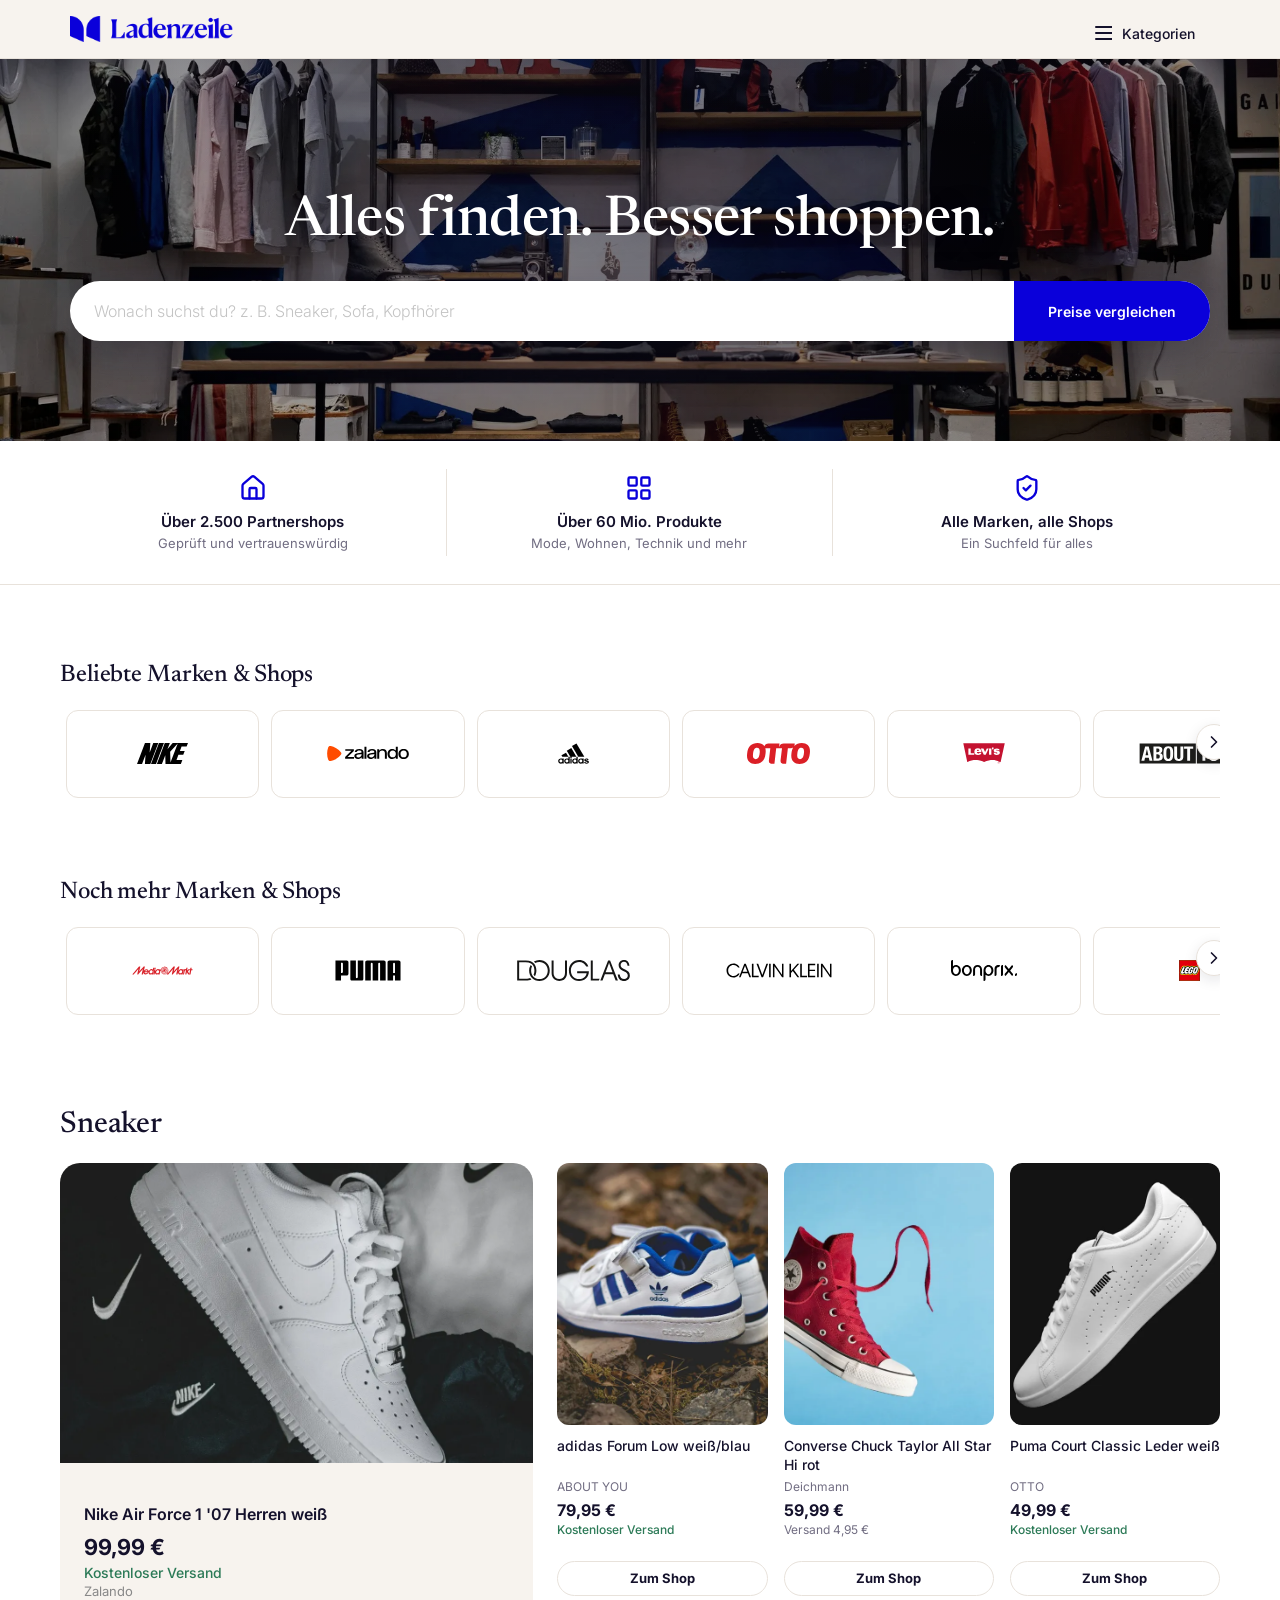
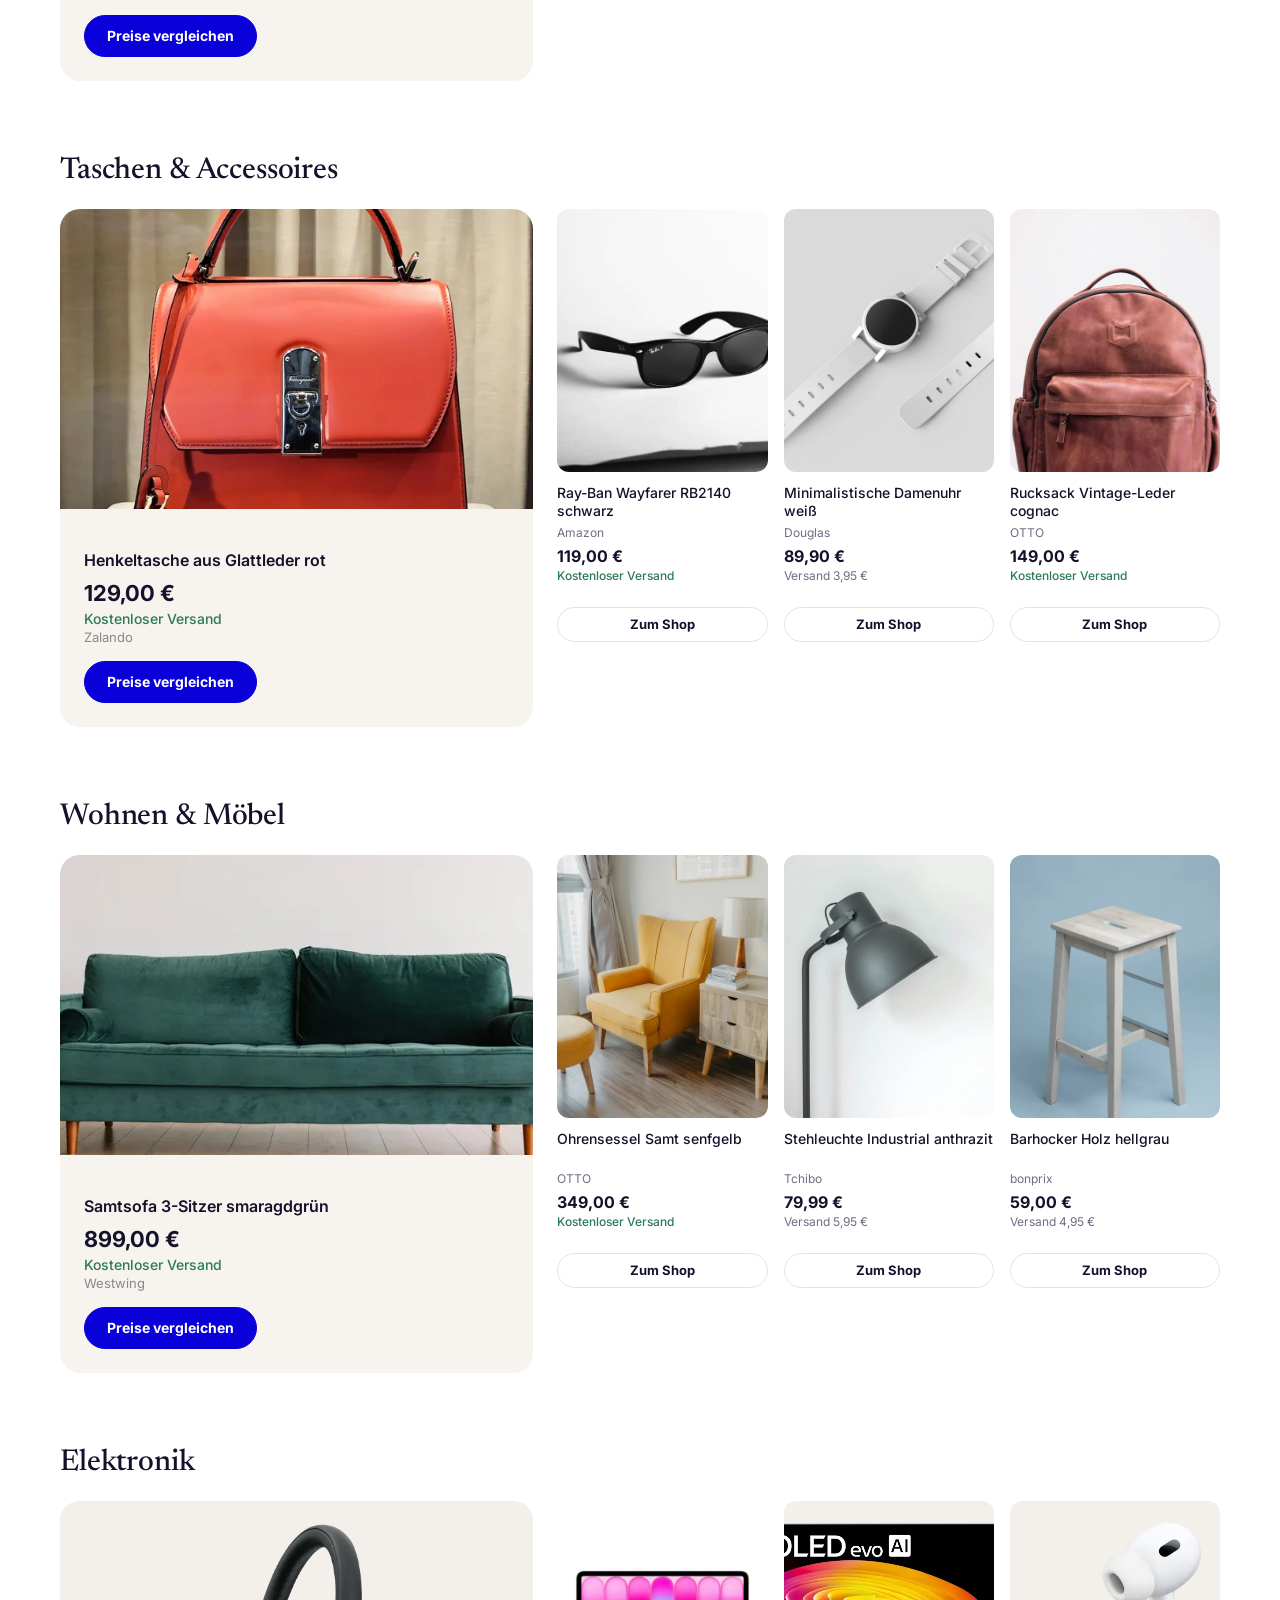
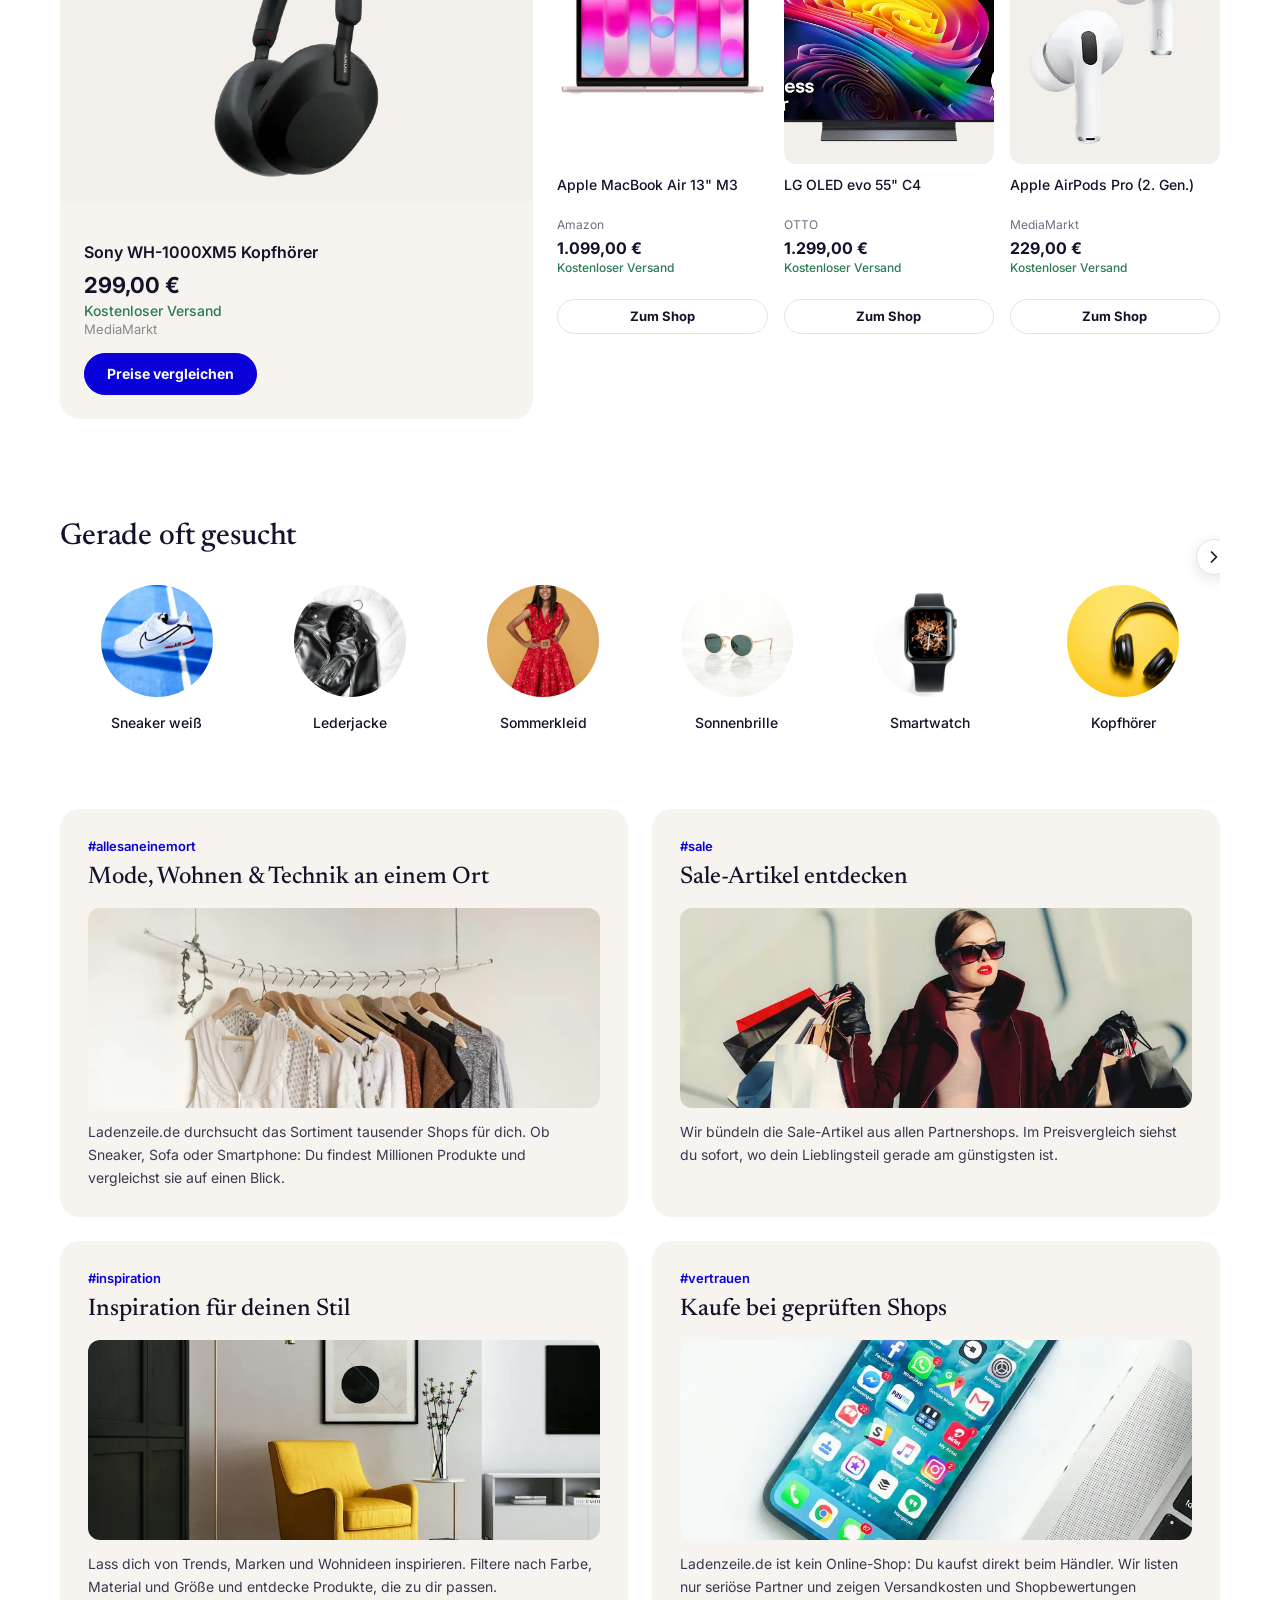
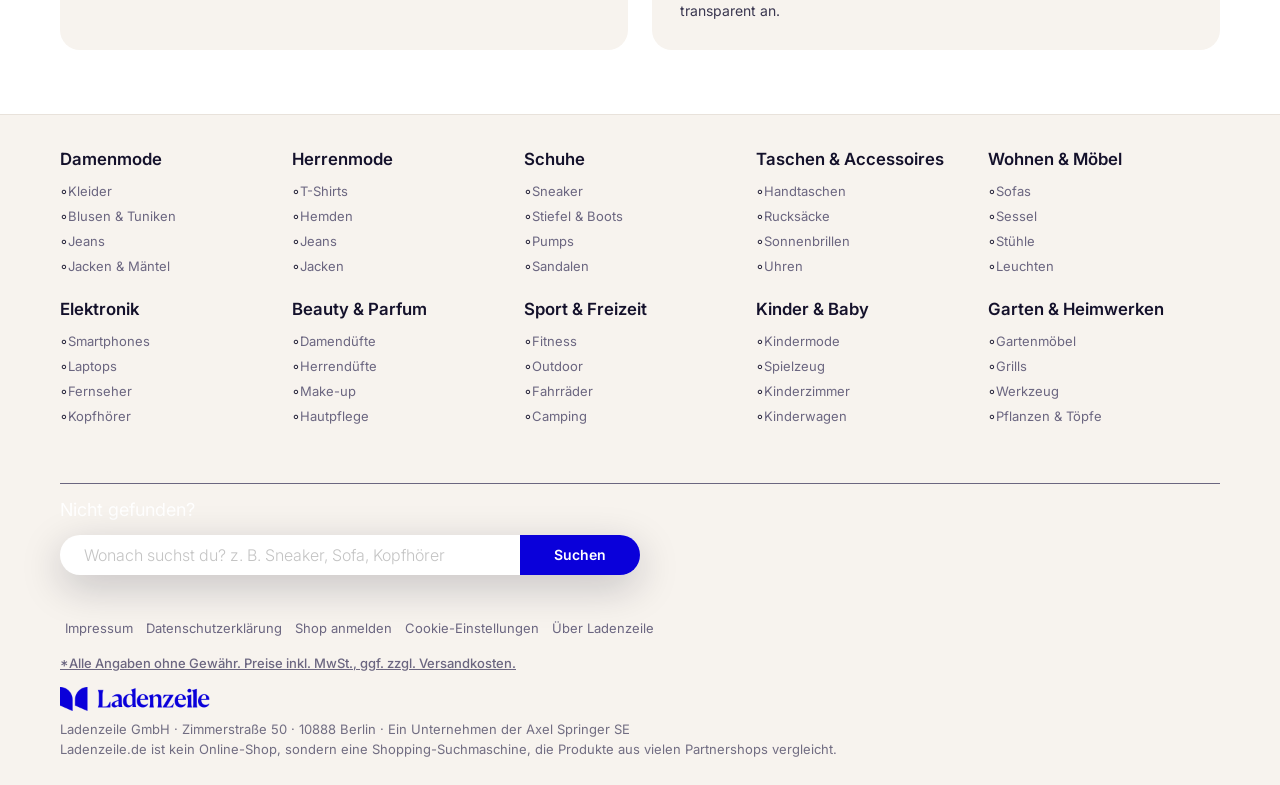
<file: shopalike/index.html>
<!DOCTYPE html>
<html lang="de"><head><meta http-equiv="Content-Type" content="text/html; charset=UTF-8">
        <meta name="viewport" content="width=device-width, initial-scale=1.0, maximum-scale=1.0, user-scalable=no">
        <title>Ladenzeile.de – Mode, Möbel &amp; Technik: Preise vergleichen</title>
        <meta name="description" content="Ladenzeile.de: Millionen Produkte aus tausenden Shops – Mode, Schuhe, Wohnen, Elektronik und mehr. Preise vergleichen und günstig shoppen.">
        <meta name="robots" content="noindex, nofollow">
    <link rel="preconnect" href="https://fonts.googleapis.com">
    <link rel="preconnect" href="https://fonts.gstatic.com" crossorigin>
    <link rel="stylesheet" href="https://fonts.googleapis.com/css2?family=Inter:wght@400;500;600;700&family=Newsreader:opsz,wght@6..72,400;6..72,500;6..72,600&display=swap">
    <style>/* Überschriften: Canela Deck (lizenziert) mit Newsreader als Fallback; Text: Segoe UI / Inter */</style>
    <link rel="stylesheet" href="assets/generic-03e04d1fc109a8a9955007eca2d3a61b.css">
    <link rel="stylesheet" href="assets/generic.comp-845ae385f353a82ee18e1c428d4deb9d.css">
        <noscript>
            <style>
                .lazy-load { display: none !important; }
                .collapse { display: block !important; }
                .toggle-icon-collapsible { display: none !important; }
            </style>
        </noscript>
    <script type="module" src="assets/index.module.js"></script></head>
    <body class="ladenzeile ladenzeile--index">
        <div id="wrapper">
    <div class="header container header-index">
        <div class="header-content container">
            <a href="index.html" class="logo"><img src="assets/ladenzeile-logo.png" alt="Ladenzeile.de" width="225" height="36"></a>
            <div class="header__category-menu">
    <nav class="category-menu">
    <input type="checkbox" id="toggle">
    <label class="category-menu-toggle" for="toggle">
        <span class="category-menu-toggle-icon"></span>
        <span class="category-menu-toggle-label">Kategorien</span>
    </label>
        <div class="drop-menu-container">
                <div class="drop-menu-title">Kategorien</div>
            <ul class="drop-menu" id="menu" style="list-style: none;">
    <li>
    <input id="sub-menu-toggle-cat-0" type="checkbox" class="toggle-check toggle" name="toggle">
    <input id="sub-menu-toggle-cat-0" type="radio" class="toggle-radio toggle" name="toggle" checked="">
    <label for="sub-menu-toggle-cat-0">Damenmode</label>
        <ul class="sub-menu sub-menu-large" style="list-style: none;">
            <li>
        <a class="" href="search.html" title="Kleider">
                Kleider
                <span class="chevron-right"></span>
        </a>
            </li>
            <li>
        <a class="" href="search.html" title="Blusen &amp; Tuniken">
                Blusen &amp; Tuniken
                <span class="chevron-right"></span>
        </a>
            </li>
            <li>
        <a class="" href="search.html" title="Jeans">
                Jeans
                <span class="chevron-right"></span>
        </a>
            </li>
            <li>
        <a class="" href="search.html" title="Jacken &amp; Mäntel">
                Jacken &amp; Mäntel
                <span class="chevron-right"></span>
        </a>
            </li>
            <li>
        <a class="" href="search.html" title="Strickmode">
                Strickmode
                <span class="chevron-right"></span>
        </a>
            </li>
            <li>
        <a class="" href="search.html" title="Röcke">
                Röcke
                <span class="chevron-right"></span>
        </a>
            </li>
            <li>
        <a class="" href="search.html" title="Bademode">
                Bademode
                <span class="chevron-right"></span>
        </a>
            </li>
            <li>
        <a class="" href="search.html" title="Dessous">
                Dessous
                <span class="chevron-right"></span>
        </a>
            </li>
        </ul>
    </li>
    <li>
    <input id="sub-menu-toggle-cat-1" type="checkbox" class="toggle-check toggle" name="toggle">
    <input id="sub-menu-toggle-cat-1" type="radio" class="toggle-radio toggle" name="toggle">
    <label for="sub-menu-toggle-cat-1">Herrenmode</label>
        <ul class="sub-menu sub-menu-large" style="list-style: none;">
            <li>
        <a class="" href="search.html" title="T-Shirts">
                T-Shirts
                <span class="chevron-right"></span>
        </a>
            </li>
            <li>
        <a class="" href="search.html" title="Hemden">
                Hemden
                <span class="chevron-right"></span>
        </a>
            </li>
            <li>
        <a class="" href="search.html" title="Jeans">
                Jeans
                <span class="chevron-right"></span>
        </a>
            </li>
            <li>
        <a class="" href="search.html" title="Jacken">
                Jacken
                <span class="chevron-right"></span>
        </a>
            </li>
            <li>
        <a class="" href="search.html" title="Pullover">
                Pullover
                <span class="chevron-right"></span>
        </a>
            </li>
            <li>
        <a class="" href="search.html" title="Anzüge">
                Anzüge
                <span class="chevron-right"></span>
        </a>
            </li>
            <li>
        <a class="" href="search.html" title="Sportbekleidung">
                Sportbekleidung
                <span class="chevron-right"></span>
        </a>
            </li>
        </ul>
    </li>
    <li>
    <input id="sub-menu-toggle-cat-2" type="checkbox" class="toggle-check toggle" name="toggle">
    <input id="sub-menu-toggle-cat-2" type="radio" class="toggle-radio toggle" name="toggle">
    <label for="sub-menu-toggle-cat-2">Schuhe</label>
        <ul class="sub-menu" style="list-style: none;">
            <li>
        <a class="" href="search.html" title="Sneaker">
                Sneaker
                <span class="chevron-right"></span>
        </a>
            </li>
            <li>
        <a class="" href="search.html" title="Stiefel &amp; Boots">
                Stiefel &amp; Boots
                <span class="chevron-right"></span>
        </a>
            </li>
            <li>
        <a class="" href="search.html" title="Pumps">
                Pumps
                <span class="chevron-right"></span>
        </a>
            </li>
            <li>
        <a class="" href="search.html" title="Sandalen">
                Sandalen
                <span class="chevron-right"></span>
        </a>
            </li>
            <li>
        <a class="" href="search.html" title="Laufschuhe">
                Laufschuhe
                <span class="chevron-right"></span>
        </a>
            </li>
            <li>
        <a class="" href="search.html" title="Kinderschuhe">
                Kinderschuhe
                <span class="chevron-right"></span>
        </a>
            </li>
        </ul>
    </li>
    <li>
    <input id="sub-menu-toggle-cat-3" type="checkbox" class="toggle-check toggle" name="toggle">
    <input id="sub-menu-toggle-cat-3" type="radio" class="toggle-radio toggle" name="toggle">
    <label for="sub-menu-toggle-cat-3">Taschen &amp; Accessoires</label>
        <ul class="sub-menu" style="list-style: none;">
            <li>
        <a class="" href="search.html" title="Handtaschen">
                Handtaschen
                <span class="chevron-right"></span>
        </a>
            </li>
            <li>
        <a class="" href="search.html" title="Rucksäcke">
                Rucksäcke
                <span class="chevron-right"></span>
        </a>
            </li>
            <li>
        <a class="" href="search.html" title="Sonnenbrillen">
                Sonnenbrillen
                <span class="chevron-right"></span>
        </a>
            </li>
            <li>
        <a class="" href="search.html" title="Uhren">
                Uhren
                <span class="chevron-right"></span>
        </a>
            </li>
            <li>
        <a class="" href="search.html" title="Schmuck">
                Schmuck
                <span class="chevron-right"></span>
        </a>
            </li>
            <li>
        <a class="" href="search.html" title="Gürtel">
                Gürtel
                <span class="chevron-right"></span>
        </a>
            </li>
        </ul>
    </li>
    <li>
    <input id="sub-menu-toggle-cat-4" type="checkbox" class="toggle-check toggle" name="toggle">
    <input id="sub-menu-toggle-cat-4" type="radio" class="toggle-radio toggle" name="toggle">
    <label for="sub-menu-toggle-cat-4">Wohnen &amp; Möbel</label>
        <ul class="sub-menu sub-menu-large" style="list-style: none;">
            <li>
        <a class="" href="search.html" title="Sofas">
                Sofas
                <span class="chevron-right"></span>
        </a>
            </li>
            <li>
        <a class="" href="search.html" title="Sessel">
                Sessel
                <span class="chevron-right"></span>
        </a>
            </li>
            <li>
        <a class="" href="search.html" title="Stühle">
                Stühle
                <span class="chevron-right"></span>
        </a>
            </li>
            <li>
        <a class="" href="search.html" title="Leuchten">
                Leuchten
                <span class="chevron-right"></span>
        </a>
            </li>
            <li>
        <a class="" href="search.html" title="Teppiche">
                Teppiche
                <span class="chevron-right"></span>
        </a>
            </li>
            <li>
        <a class="" href="search.html" title="Betten">
                Betten
                <span class="chevron-right"></span>
        </a>
            </li>
            <li>
        <a class="" href="search.html" title="Regale">
                Regale
                <span class="chevron-right"></span>
        </a>
            </li>
            <li>
        <a class="" href="search.html" title="Deko">
                Deko
                <span class="chevron-right"></span>
        </a>
            </li>
        </ul>
    </li>
    <li>
    <input id="sub-menu-toggle-cat-5" type="checkbox" class="toggle-check toggle" name="toggle">
    <input id="sub-menu-toggle-cat-5" type="radio" class="toggle-radio toggle" name="toggle">
    <label for="sub-menu-toggle-cat-5">Elektronik</label>
        <ul class="sub-menu" style="list-style: none;">
            <li>
        <a class="" href="search.html" title="Smartphones">
                Smartphones
                <span class="chevron-right"></span>
        </a>
            </li>
            <li>
        <a class="" href="search.html" title="Laptops">
                Laptops
                <span class="chevron-right"></span>
        </a>
            </li>
            <li>
        <a class="" href="search.html" title="Fernseher">
                Fernseher
                <span class="chevron-right"></span>
        </a>
            </li>
            <li>
        <a class="" href="search.html" title="Kopfhörer">
                Kopfhörer
                <span class="chevron-right"></span>
        </a>
            </li>
            <li>
        <a class="" href="search.html" title="Smartwatches">
                Smartwatches
                <span class="chevron-right"></span>
        </a>
            </li>
            <li>
        <a class="" href="search.html" title="Kameras">
                Kameras
                <span class="chevron-right"></span>
        </a>
            </li>
        </ul>
    </li>
    <li>
    <input id="sub-menu-toggle-cat-6" type="checkbox" class="toggle-check toggle" name="toggle">
    <input id="sub-menu-toggle-cat-6" type="radio" class="toggle-radio toggle" name="toggle">
    <label for="sub-menu-toggle-cat-6">Beauty &amp; Parfum</label>
        <ul class="sub-menu" style="list-style: none;">
            <li>
        <a class="" href="search.html" title="Damendüfte">
                Damendüfte
                <span class="chevron-right"></span>
        </a>
            </li>
            <li>
        <a class="" href="search.html" title="Herrendüfte">
                Herrendüfte
                <span class="chevron-right"></span>
        </a>
            </li>
            <li>
        <a class="" href="search.html" title="Make-up">
                Make-up
                <span class="chevron-right"></span>
        </a>
            </li>
            <li>
        <a class="" href="search.html" title="Hautpflege">
                Hautpflege
                <span class="chevron-right"></span>
        </a>
            </li>
            <li>
        <a class="" href="search.html" title="Haarpflege">
                Haarpflege
                <span class="chevron-right"></span>
        </a>
            </li>
        </ul>
    </li>
    <li>
    <input id="sub-menu-toggle-cat-7" type="checkbox" class="toggle-check toggle" name="toggle">
    <input id="sub-menu-toggle-cat-7" type="radio" class="toggle-radio toggle" name="toggle">
    <label for="sub-menu-toggle-cat-7">Sport &amp; Freizeit</label>
        <ul class="sub-menu" style="list-style: none;">
            <li>
        <a class="" href="search.html" title="Fitness">
                Fitness
                <span class="chevron-right"></span>
        </a>
            </li>
            <li>
        <a class="" href="search.html" title="Outdoor">
                Outdoor
                <span class="chevron-right"></span>
        </a>
            </li>
            <li>
        <a class="" href="search.html" title="Fahrräder">
                Fahrräder
                <span class="chevron-right"></span>
        </a>
            </li>
            <li>
        <a class="" href="search.html" title="Camping">
                Camping
                <span class="chevron-right"></span>
        </a>
            </li>
            <li>
        <a class="" href="search.html" title="Yoga">
                Yoga
                <span class="chevron-right"></span>
        </a>
            </li>
        </ul>
    </li>
    <li>
    <input id="sub-menu-toggle-cat-8" type="checkbox" class="toggle-check toggle" name="toggle">
    <input id="sub-menu-toggle-cat-8" type="radio" class="toggle-radio toggle" name="toggle">
    <label for="sub-menu-toggle-cat-8">Kinder &amp; Baby</label>
        <ul class="sub-menu" style="list-style: none;">
            <li>
        <a class="" href="search.html" title="Kindermode">
                Kindermode
                <span class="chevron-right"></span>
        </a>
            </li>
            <li>
        <a class="" href="search.html" title="Spielzeug">
                Spielzeug
                <span class="chevron-right"></span>
        </a>
            </li>
            <li>
        <a class="" href="search.html" title="Kinderzimmer">
                Kinderzimmer
                <span class="chevron-right"></span>
        </a>
            </li>
            <li>
        <a class="" href="search.html" title="Kinderwagen">
                Kinderwagen
                <span class="chevron-right"></span>
        </a>
            </li>
            <li>
        <a class="" href="search.html" title="Babyausstattung">
                Babyausstattung
                <span class="chevron-right"></span>
        </a>
            </li>
        </ul>
    </li>
    <li>
    <input id="sub-menu-toggle-cat-9" type="checkbox" class="toggle-check toggle" name="toggle">
    <input id="sub-menu-toggle-cat-9" type="radio" class="toggle-radio toggle" name="toggle">
    <label for="sub-menu-toggle-cat-9">Garten &amp; Heimwerken</label>
        <ul class="sub-menu" style="list-style: none;">
            <li>
        <a class="" href="search.html" title="Gartenmöbel">
                Gartenmöbel
                <span class="chevron-right"></span>
        </a>
            </li>
            <li>
        <a class="" href="search.html" title="Grills">
                Grills
                <span class="chevron-right"></span>
        </a>
            </li>
            <li>
        <a class="" href="search.html" title="Werkzeug">
                Werkzeug
                <span class="chevron-right"></span>
        </a>
            </li>
            <li>
        <a class="" href="search.html" title="Pflanzen &amp; Töpfe">
                Pflanzen &amp; Töpfe
                <span class="chevron-right"></span>
        </a>
            </li>
            <li>
        <a class="" href="search.html" title="Beleuchtung außen">
                Beleuchtung außen
                <span class="chevron-right"></span>
        </a>
            </li>
        </ul>
    </li>
            </ul>
        </div>
    </nav>
            </div>
        </div>
    </div>
    <div class="teaser">
        <picture class="teaser__media">
            <img class="teaser__img" src="assets/img/hero.webp" alt="Shopping bei Ladenzeile: Mode, Wohnen und mehr" width="2000" height="1000" fetchpriority="high" loading="eager" decoding="async">
        </picture>
    </div>
    <div class="container search-with-title">
        <h1>Alles finden. Besser shoppen.</h1>
    <div class="search-form-wrapper">
        <form action="search.html" method="GET" class="search-form">
            <input class="form-control search-input" placeholder="Wonach suchst du? z. B. Sneaker, Sofa, Kopfhörer" name="q" autocomplete="off" value="" aria-label="Wonach suchst du? z. B. Sneaker, Sofa, Kopfhörer" maxlength="256">
            <button type="submit" class="search-button" aria-label="Suchen">
                <span class="icon icon-search"></span>
                <span class="search-button-text">Preise vergleichen</span>
            </button>
        </form>
        <div class="typeahead"><ul hidden="" role="listbox" id="awesomplete_list_1" aria-label="Results List"></ul></div>
            <aside>Nicht gefunden?</aside>
    </div>
    </div>
    <div class="trust-bar">
        <div class="container">
            <div class="trust-bar-body">
                <div class="trust-bar-item"><span class="icon trust-bar-item-store"></span><h3>Über 2.500 Partnershops</h3><span class="trust-bar-item-subtitle">Geprüft und vertrauenswürdig</span></div>
                <div class="trust-bar-item"><span class="icon trust-bar-item-view"></span><h3>Über 60 Mio. Produkte</h3><span class="trust-bar-item-subtitle">Mode, Wohnen, Technik und mehr</span></div>
                <div class="trust-bar-item"><span class="icon trust-bar-item-user"></span><h3>Alle Marken, alle Shops</h3><span class="trust-bar-item-subtitle">Ein Suchfeld für alles</span></div>
                <div class="trust-bar-item"><span class="trust-bar-item-like icon"></span><h3>Ein Unternehmen der Axel Springer SE</h3></div>
            </div>
        </div>
    </div>
    <div class="main-container main-container--index">
        <div class="container">
    <div class="carousel logo-carousel manufacturer-highlights">
            <h3 class="carousel-title">Beliebte Marken &amp; Shops</h3>
        <div class="carousel-content" style="transform: translate(0px);">
    <a href="search.html" title="Nike" class="carousel-tile carousel-tile-content">
        <picture class="image"><img src="assets/logos/nike.svg" alt="Nike" loading="lazy"></picture>
    </a>
    <a href="search.html" title="Zalando" class="carousel-tile carousel-tile-content">
        <picture class="image"><img src="assets/logos/zalando.svg" alt="Zalando" loading="lazy"></picture>
    </a>
    <a href="search.html" title="adidas" class="carousel-tile carousel-tile-content">
        <picture class="image"><img src="assets/logos/adidas.svg" alt="adidas" loading="lazy"></picture>
    </a>
    <a href="search.html" title="OTTO" class="carousel-tile carousel-tile-content">
        <picture class="image"><img src="assets/logos/otto.svg" alt="OTTO" loading="lazy"></picture>
    </a>
    <a href="search.html" title="Levi&#x27;s" class="carousel-tile carousel-tile-content">
        <picture class="image"><img src="assets/logos/levis.svg" alt="Levi&#x27;s" loading="lazy"></picture>
    </a>
    <a href="search.html" title="ABOUT YOU" class="carousel-tile carousel-tile-content">
        <picture class="image"><img src="assets/logos/aboutyou.svg" alt="ABOUT YOU" loading="lazy"></picture>
    </a>
    <a href="search.html" title="Samsung" class="carousel-tile carousel-tile-content">
        <picture class="image"><img src="assets/logos/samsung.png" alt="Samsung" loading="lazy"></picture>
    </a>
    <a href="search.html" title="H&amp;M" class="carousel-tile carousel-tile-content">
        <picture class="image"><img src="assets/logos/hm.svg" alt="H&amp;M" loading="lazy"></picture>
    </a>
    <a href="search.html" title="Tommy Hilfiger" class="carousel-tile carousel-tile-content">
        <picture class="image"><img src="assets/logos/tommy.svg" alt="Tommy Hilfiger" loading="lazy"></picture>
    </a>
    <a href="search.html" title="Amazon" class="carousel-tile carousel-tile-content">
        <picture class="image"><img src="assets/logos/amazon.svg" alt="Amazon" loading="lazy"></picture>
    </a>
    <a href="search.html" title="L&#x27;Oréal" class="carousel-tile carousel-tile-content">
        <picture class="image"><img src="assets/logos/loreal.svg" alt="L&#x27;Oréal" loading="lazy"></picture>
    </a>
    <a href="search.html" title="Westwing" class="carousel-tile carousel-tile-content">
        <picture class="image"><img src="assets/logos/westwing.svg" alt="Westwing" loading="lazy"></picture>
    </a>
        </div>
        <button class="carousel-btn carousel-btn-left" disabled="">
            <span class="chevron"></span>
        </button>
        <button class="carousel-btn carousel-btn-right">
             <span class="chevron"></span>
        </button>
    </div>
    <div class="carousel logo-carousel">
            <h3 class="carousel-title">Noch mehr Marken &amp; Shops</h3>
        <div class="carousel-content" style="transform: translate(0px);">
    <a href="search.html" title="MediaMarkt" class="carousel-tile carousel-tile-content">
        <picture class="image"><img src="assets/logos/mediamarkt.svg" alt="MediaMarkt" loading="lazy"></picture>
    </a>
    <a href="search.html" title="Puma" class="carousel-tile carousel-tile-content">
        <picture class="image"><img src="assets/logos/puma.svg" alt="Puma" loading="lazy"></picture>
    </a>
    <a href="search.html" title="Douglas" class="carousel-tile carousel-tile-content">
        <picture class="image"><img src="assets/logos/douglas.svg" alt="Douglas" loading="lazy"></picture>
    </a>
    <a href="search.html" title="Calvin Klein" class="carousel-tile carousel-tile-content">
        <picture class="image"><img src="assets/logos/calvinklein.svg" alt="Calvin Klein" loading="lazy"></picture>
    </a>
    <a href="search.html" title="bonprix" class="carousel-tile carousel-tile-content">
        <picture class="image"><img src="assets/logos/bonprix.svg" alt="bonprix" loading="lazy"></picture>
    </a>
    <a href="search.html" title="LEGO" class="carousel-tile carousel-tile-content">
        <picture class="image"><img src="assets/logos/lego.svg" alt="LEGO" loading="lazy"></picture>
    </a>
    <a href="search.html" title="Tchibo" class="carousel-tile carousel-tile-content">
        <picture class="image"><img src="assets/logos/tchibo.svg" alt="Tchibo" loading="lazy"></picture>
    </a>
    <a href="search.html" title="Dyson" class="carousel-tile carousel-tile-content">
        <picture class="image"><img src="assets/logos/dyson.svg" alt="Dyson" loading="lazy"></picture>
    </a>
    <a href="search.html" title="Deichmann" class="carousel-tile carousel-tile-content">
        <picture class="image"><img src="assets/logos/deichmann.svg" alt="Deichmann" loading="lazy"></picture>
    </a>
    <a href="search.html" title="Lacoste" class="carousel-tile carousel-tile-content">
        <picture class="image"><img src="assets/logos/lacoste.svg" alt="Lacoste" loading="lazy"></picture>
    </a>
    <a href="search.html" title="Apple" class="carousel-tile carousel-tile-content">
        <picture class="image"><img src="assets/logos/apple.svg" alt="Apple" loading="lazy"></picture>
    </a>
    <a href="search.html" title="Esprit" class="carousel-tile carousel-tile-content">
        <picture class="image"><img src="assets/logos/esprit.svg" alt="Esprit" loading="lazy"></picture>
    </a>
    <a href="search.html" title="Sony" class="carousel-tile carousel-tile-content">
        <picture class="image"><img src="assets/logos/sony.png" alt="Sony" loading="lazy"></picture>
    </a>
    <a href="search.html" title="Bosch" class="carousel-tile carousel-tile-content">
        <picture class="image"><img src="assets/logos/bosch.png" alt="Bosch" loading="lazy"></picture>
    </a>
        </div>
        <button class="carousel-btn carousel-btn-left" disabled="">
            <span class="chevron"></span>
        </button>
        <button class="carousel-btn carousel-btn-right">
             <span class="chevron"></span>
        </button>
    </div>
        </div>
        <div class="container">
    <div class="category-showcase">
        <h3><a href="search.html">Sneaker</a></h3>
    <div class="category-showcase-main-body">
        <div class="category-showcase-main-body-image">
        <picture class="image"><img src="assets/img/af1-white.webp" alt="Nike Air Force 1 &#x27;07 Herren weiß" loading="lazy"></picture>
        </div>
        <div class="category-showcase-main-body-content">
            <h4 title="Nike Air Force 1 &#x27;07 Herren weiß">Nike Air Force 1 &#x27;07 Herren weiß</h4>
            <div class="category-showcase-main-body-content-price">99,99&nbsp;€</div>
            <div><div class="shipping-cost free">Kostenloser Versand</div></div>
            <div class="shop-name">Zalando</div>
        </div>
        <a class="button primary" href="search.html">Preise vergleichen</a>
    </div>
        <div class="category-showcase-content">
    <div class="category-showcase-content-item">
        <span class="category-showcase-content-item__encoded-link " data-link="cHJvZHVjdC5odG1s">
            <div class="category-showcase-content-image">
        <picture class="image"><img src="assets/img/s-adidas-forum.webp" alt="adidas Forum Low weiß/blau" loading="lazy"></picture>
            </div>
            <div class="category-showcase-content-item-header"><h4 title="adidas Forum Low weiß/blau">adidas Forum Low weiß/blau</h4></div>
            <div class="category-showcase-content-item-shop">ABOUT YOU</div>
            <div class="category-showcase-content-item-price">79,95&nbsp;€</div>
            <div class="category-showcase-content-item-shipping-cost"><div class="shipping-cost free">Kostenloser Versand</div></div>
            <button class="button">Zum Shop</button>
</span>    </div>
    <div class="category-showcase-content-item">
        <span class="category-showcase-content-item__encoded-link " data-link="cHJvZHVjdC5odG1s">
            <div class="category-showcase-content-image">
        <picture class="image"><img src="assets/img/s-converse-red.webp" alt="Converse Chuck Taylor All Star Hi rot" loading="lazy"></picture>
            </div>
            <div class="category-showcase-content-item-header"><h4 title="Converse Chuck Taylor All Star Hi rot">Converse Chuck Taylor All Star Hi rot</h4></div>
            <div class="category-showcase-content-item-shop">Deichmann</div>
            <div class="category-showcase-content-item-price">59,99&nbsp;€</div>
            <div class="category-showcase-content-item-shipping-cost"><div class="shipping-cost ">Versand 4,95 €</div></div>
            <button class="button">Zum Shop</button>
</span>    </div>
    <div class="category-showcase-content-item">
        <span class="category-showcase-content-item__encoded-link " data-link="cHJvZHVjdC5odG1s">
            <div class="category-showcase-content-image">
        <picture class="image"><img src="assets/img/puma-white.webp" alt="Puma Court Classic Leder weiß" loading="lazy"></picture>
            </div>
            <div class="category-showcase-content-item-header"><h4 title="Puma Court Classic Leder weiß">Puma Court Classic Leder weiß</h4></div>
            <div class="category-showcase-content-item-shop">OTTO</div>
            <div class="category-showcase-content-item-price">49,99&nbsp;€</div>
            <div class="category-showcase-content-item-shipping-cost"><div class="shipping-cost free">Kostenloser Versand</div></div>
            <button class="button">Zum Shop</button>
</span>    </div>
        </div>
    </div>
    <div class="category-showcase">
        <h3><a href="search.html">Taschen &amp; Accessoires</a></h3>
    <div class="category-showcase-main-body">
        <div class="category-showcase-main-body-image">
        <picture class="image"><img src="assets/img/bag-red.webp" alt="Henkeltasche aus Glattleder rot" loading="lazy"></picture>
        </div>
        <div class="category-showcase-main-body-content">
            <h4 title="Henkeltasche aus Glattleder rot">Henkeltasche aus Glattleder rot</h4>
            <div class="category-showcase-main-body-content-price">129,00&nbsp;€</div>
            <div><div class="shipping-cost free">Kostenloser Versand</div></div>
            <div class="shop-name">Zalando</div>
        </div>
        <a class="button primary" href="search.html">Preise vergleichen</a>
    </div>
        <div class="category-showcase-content">
    <div class="category-showcase-content-item">
        <span class="category-showcase-content-item__encoded-link " data-link="cHJvZHVjdC5odG1s">
            <div class="category-showcase-content-image">
        <picture class="image"><img src="assets/img/rayban.webp" alt="Ray-Ban Wayfarer RB2140 schwarz" loading="lazy"></picture>
            </div>
            <div class="category-showcase-content-item-header"><h4 title="Ray-Ban Wayfarer RB2140 schwarz">Ray-Ban Wayfarer RB2140 schwarz</h4></div>
            <div class="category-showcase-content-item-shop">Amazon</div>
            <div class="category-showcase-content-item-price">119,00&nbsp;€</div>
            <div class="category-showcase-content-item-shipping-cost"><div class="shipping-cost free">Kostenloser Versand</div></div>
            <button class="button">Zum Shop</button>
</span>    </div>
    <div class="category-showcase-content-item">
        <span class="category-showcase-content-item__encoded-link " data-link="cHJvZHVjdC5odG1s">
            <div class="category-showcase-content-image">
        <picture class="image"><img src="assets/img/watch-white.webp" alt="Minimalistische Damenuhr weiß" loading="lazy"></picture>
            </div>
            <div class="category-showcase-content-item-header"><h4 title="Minimalistische Damenuhr weiß">Minimalistische Damenuhr weiß</h4></div>
            <div class="category-showcase-content-item-shop">Douglas</div>
            <div class="category-showcase-content-item-price">89,90&nbsp;€</div>
            <div class="category-showcase-content-item-shipping-cost"><div class="shipping-cost ">Versand 3,95 €</div></div>
            <button class="button">Zum Shop</button>
</span>    </div>
    <div class="category-showcase-content-item">
        <span class="category-showcase-content-item__encoded-link " data-link="cHJvZHVjdC5odG1s">
            <div class="category-showcase-content-image">
        <picture class="image"><img src="assets/img/backpack-leather.webp" alt="Rucksack Vintage-Leder cognac" loading="lazy"></picture>
            </div>
            <div class="category-showcase-content-item-header"><h4 title="Rucksack Vintage-Leder cognac">Rucksack Vintage-Leder cognac</h4></div>
            <div class="category-showcase-content-item-shop">OTTO</div>
            <div class="category-showcase-content-item-price">149,00&nbsp;€</div>
            <div class="category-showcase-content-item-shipping-cost"><div class="shipping-cost free">Kostenloser Versand</div></div>
            <button class="button">Zum Shop</button>
</span>    </div>
        </div>
    </div>
    <div class="category-showcase">
        <h3><a href="search.html">Wohnen &amp; Möbel</a></h3>
    <div class="category-showcase-main-body">
        <div class="category-showcase-main-body-image">
        <picture class="image"><img src="assets/img/sofa-green.webp" alt="Samtsofa 3-Sitzer smaragdgrün" loading="lazy"></picture>
        </div>
        <div class="category-showcase-main-body-content">
            <h4 title="Samtsofa 3-Sitzer smaragdgrün">Samtsofa 3-Sitzer smaragdgrün</h4>
            <div class="category-showcase-main-body-content-price">899,00&nbsp;€</div>
            <div><div class="shipping-cost free">Kostenloser Versand</div></div>
            <div class="shop-name">Westwing</div>
        </div>
        <a class="button primary" href="search.html">Preise vergleichen</a>
    </div>
        <div class="category-showcase-content">
    <div class="category-showcase-content-item">
        <span class="category-showcase-content-item__encoded-link " data-link="cHJvZHVjdC5odG1s">
            <div class="category-showcase-content-image">
        <picture class="image"><img src="assets/img/armchair-yellow.webp" alt="Ohrensessel Samt senfgelb" loading="lazy"></picture>
            </div>
            <div class="category-showcase-content-item-header"><h4 title="Ohrensessel Samt senfgelb">Ohrensessel Samt senfgelb</h4></div>
            <div class="category-showcase-content-item-shop">OTTO</div>
            <div class="category-showcase-content-item-price">349,00&nbsp;€</div>
            <div class="category-showcase-content-item-shipping-cost"><div class="shipping-cost free">Kostenloser Versand</div></div>
            <button class="button">Zum Shop</button>
</span>    </div>
    <div class="category-showcase-content-item">
        <span class="category-showcase-content-item__encoded-link " data-link="cHJvZHVjdC5odG1s">
            <div class="category-showcase-content-image">
        <picture class="image"><img src="assets/img/floorlamp.webp" alt="Stehleuchte Industrial anthrazit" loading="lazy"></picture>
            </div>
            <div class="category-showcase-content-item-header"><h4 title="Stehleuchte Industrial anthrazit">Stehleuchte Industrial anthrazit</h4></div>
            <div class="category-showcase-content-item-shop">Tchibo</div>
            <div class="category-showcase-content-item-price">79,99&nbsp;€</div>
            <div class="category-showcase-content-item-shipping-cost"><div class="shipping-cost ">Versand 5,95 €</div></div>
            <button class="button">Zum Shop</button>
</span>    </div>
    <div class="category-showcase-content-item">
        <span class="category-showcase-content-item__encoded-link " data-link="cHJvZHVjdC5odG1s">
            <div class="category-showcase-content-image">
        <picture class="image"><img src="assets/img/stool.webp" alt="Barhocker Holz hellgrau" loading="lazy"></picture>
            </div>
            <div class="category-showcase-content-item-header"><h4 title="Barhocker Holz hellgrau">Barhocker Holz hellgrau</h4></div>
            <div class="category-showcase-content-item-shop">bonprix</div>
            <div class="category-showcase-content-item-price">59,00&nbsp;€</div>
            <div class="category-showcase-content-item-shipping-cost"><div class="shipping-cost ">Versand 4,95 €</div></div>
            <button class="button">Zum Shop</button>
</span>    </div>
        </div>
    </div>
    <div class="category-showcase">
        <h3><a href="search.html">Elektronik</a></h3>
    <div class="category-showcase-main-body">
        <div class="category-showcase-main-body-image">
        <picture class="image"><img src="assets/sc-sony-xm5.webp" alt="Sony WH-1000XM5 Kopfhörer" loading="lazy"></picture>
        </div>
        <div class="category-showcase-main-body-content">
            <h4 title="Sony WH-1000XM5 Kopfhörer">Sony WH-1000XM5 Kopfhörer</h4>
            <div class="category-showcase-main-body-content-price">299,00&nbsp;€</div>
            <div><div class="shipping-cost free">Kostenloser Versand</div></div>
            <div class="shop-name">MediaMarkt</div>
        </div>
        <a class="button primary" href="search.html">Preise vergleichen</a>
    </div>
        <div class="category-showcase-content">
    <div class="category-showcase-content-item">
        <span class="category-showcase-content-item__encoded-link " data-link="cHJvZHVjdC5odG1s">
            <div class="category-showcase-content-image">
        <picture class="image"><img src="assets/sc-macbook-air.webp" alt="Apple MacBook Air 13&quot; M3" loading="lazy"></picture>
            </div>
            <div class="category-showcase-content-item-header"><h4 title="Apple MacBook Air 13&quot; M3">Apple MacBook Air 13&quot; M3</h4></div>
            <div class="category-showcase-content-item-shop">Amazon</div>
            <div class="category-showcase-content-item-price">1.099,00&nbsp;€</div>
            <div class="category-showcase-content-item-shipping-cost"><div class="shipping-cost free">Kostenloser Versand</div></div>
            <button class="button">Zum Shop</button>
</span>    </div>
    <div class="category-showcase-content-item">
        <span class="category-showcase-content-item__encoded-link " data-link="cHJvZHVjdC5odG1s">
            <div class="category-showcase-content-image">
        <picture class="image"><img src="assets/sc-lg-oled.webp" alt="LG OLED evo 55&quot; C4" loading="lazy"></picture>
            </div>
            <div class="category-showcase-content-item-header"><h4 title="LG OLED evo 55&quot; C4">LG OLED evo 55&quot; C4</h4></div>
            <div class="category-showcase-content-item-shop">OTTO</div>
            <div class="category-showcase-content-item-price">1.299,00&nbsp;€</div>
            <div class="category-showcase-content-item-shipping-cost"><div class="shipping-cost free">Kostenloser Versand</div></div>
            <button class="button">Zum Shop</button>
</span>    </div>
    <div class="category-showcase-content-item">
        <span class="category-showcase-content-item__encoded-link " data-link="cHJvZHVjdC5odG1s">
            <div class="category-showcase-content-image">
        <picture class="image"><img src="assets/sc-airpods-pro.webp" alt="Apple AirPods Pro (2. Gen.)" loading="lazy"></picture>
            </div>
            <div class="category-showcase-content-item-header"><h4 title="Apple AirPods Pro (2. Gen.)">Apple AirPods Pro (2. Gen.)</h4></div>
            <div class="category-showcase-content-item-shop">MediaMarkt</div>
            <div class="category-showcase-content-item-price">229,00&nbsp;€</div>
            <div class="category-showcase-content-item-shipping-cost"><div class="shipping-cost free">Kostenloser Versand</div></div>
            <button class="button">Zum Shop</button>
</span>    </div>
        </div>
    </div>
<div class="carousel top-queries ">
            <h3 class="carousel-title">Gerade oft gesucht</h3>
        <div class="carousel-content" style="transform: translate(0px);">
    <div class="carousel-tile">
        <a href="search.html" title="Sneaker weiß">
            <div class="carousel-tile-content">
        <picture class="image"><img src="assets/img/s-nike-white-blue.webp" alt="Sneaker weiß" loading="lazy"></picture>
                <div class="carousel-tile-content-text">Sneaker weiß</div>
            </div>
        </a>
    </div>
    <div class="carousel-tile">
        <a href="search.html" title="Lederjacke">
            <div class="carousel-tile-content">
        <picture class="image"><img src="assets/img/leatherjacket.webp" alt="Lederjacke" loading="lazy"></picture>
                <div class="carousel-tile-content-text">Lederjacke</div>
            </div>
        </a>
    </div>
    <div class="carousel-tile">
        <a href="search.html" title="Sommerkleid">
            <div class="carousel-tile-content">
        <picture class="image"><img src="assets/img/dress-red.webp" alt="Sommerkleid" loading="lazy"></picture>
                <div class="carousel-tile-content-text">Sommerkleid</div>
            </div>
        </a>
    </div>
    <div class="carousel-tile">
        <a href="search.html" title="Sonnenbrille">
            <div class="carousel-tile-content">
        <picture class="image"><img src="assets/img/sunglasses.webp" alt="Sonnenbrille" loading="lazy"></picture>
                <div class="carousel-tile-content-text">Sonnenbrille</div>
            </div>
        </a>
    </div>
    <div class="carousel-tile">
        <a href="search.html" title="Smartwatch">
            <div class="carousel-tile-content">
        <picture class="image"><img src="assets/img/applewatch.webp" alt="Smartwatch" loading="lazy"></picture>
                <div class="carousel-tile-content-text">Smartwatch</div>
            </div>
        </a>
    </div>
    <div class="carousel-tile">
        <a href="search.html" title="Kopfhörer">
            <div class="carousel-tile-content">
        <picture class="image"><img src="assets/img/headphones.webp" alt="Kopfhörer" loading="lazy"></picture>
                <div class="carousel-tile-content-text">Kopfhörer</div>
            </div>
        </a>
    </div>
    <div class="carousel-tile">
        <a href="search.html" title="Parfum">
            <div class="carousel-tile-content">
        <picture class="image"><img src="assets/img/perfume.webp" alt="Parfum" loading="lazy"></picture>
                <div class="carousel-tile-content-text">Parfum</div>
            </div>
        </a>
    </div>
    <div class="carousel-tile">
        <a href="search.html" title="Rucksack">
            <div class="carousel-tile-content">
        <picture class="image"><img src="assets/img/backpack.webp" alt="Rucksack" loading="lazy"></picture>
                <div class="carousel-tile-content-text">Rucksack</div>
            </div>
        </a>
    </div>
    <div class="carousel-tile">
        <a href="search.html" title="Ledersofa">
            <div class="carousel-tile-content">
        <picture class="image"><img src="assets/img/sofa-leather.webp" alt="Ledersofa" loading="lazy"></picture>
                <div class="carousel-tile-content-text">Ledersofa</div>
            </div>
        </a>
    </div>
    <div class="carousel-tile">
        <a href="search.html" title="Stehlampe">
            <div class="carousel-tile-content">
        <picture class="image"><img src="assets/img/floorlamp.webp" alt="Stehlampe" loading="lazy"></picture>
                <div class="carousel-tile-content-text">Stehlampe</div>
            </div>
        </a>
    </div>
    <div class="carousel-tile">
        <a href="search.html" title="Stuhl">
            <div class="carousel-tile-content">
        <picture class="image"><img src="assets/img/chair-white.webp" alt="Stuhl" loading="lazy"></picture>
                <div class="carousel-tile-content-text">Stuhl</div>
            </div>
        </a>
    </div>
    <div class="carousel-tile">
        <a href="search.html" title="Jeans">
            <div class="carousel-tile-content">
        <picture class="image"><img src="assets/img/jeans.webp" alt="Jeans" loading="lazy"></picture>
                <div class="carousel-tile-content-text">Jeans</div>
            </div>
        </a>
    </div>
    <div class="carousel-tile">
        <a href="search.html" title="T-Shirt">
            <div class="carousel-tile-content">
        <picture class="image"><img src="assets/img/tshirt.webp" alt="T-Shirt" loading="lazy"></picture>
                <div class="carousel-tile-content-text">T-Shirt</div>
            </div>
        </a>
    </div>
    <div class="carousel-tile">
        <a href="search.html" title="Pumps">
            <div class="carousel-tile-content">
        <picture class="image"><img src="assets/img/pumps.webp" alt="Pumps" loading="lazy"></picture>
                <div class="carousel-tile-content-text">Pumps</div>
            </div>
        </a>
    </div>
    <div class="carousel-tile">
        <a href="search.html" title="Handtasche">
            <div class="carousel-tile-content">
        <picture class="image"><img src="assets/img/bag-designer.webp" alt="Handtasche" loading="lazy"></picture>
                <div class="carousel-tile-content-text">Handtasche</div>
            </div>
        </a>
    </div>
    <div class="carousel-tile">
        <a href="search.html" title="Kaffeevollautomat">
            <div class="carousel-tile-content">
        <picture class="image"><img src="assets/img/coffee.webp" alt="Kaffeevollautomat" loading="lazy"></picture>
                <div class="carousel-tile-content-text">Kaffeevollautomat</div>
            </div>
        </a>
    </div>
    <div class="carousel-tile">
        <a href="search.html" title="Laptop">
            <div class="carousel-tile-content">
        <picture class="image"><img src="assets/img/macbook.webp" alt="Laptop" loading="lazy"></picture>
                <div class="carousel-tile-content-text">Laptop</div>
            </div>
        </a>
    </div>
    <div class="carousel-tile">
        <a href="search.html" title="Fernseher">
            <div class="carousel-tile-content">
        <picture class="image"><img src="assets/img/tv.webp" alt="Fernseher" loading="lazy"></picture>
                <div class="carousel-tile-content-text">Fernseher</div>
            </div>
        </a>
    </div>
        </div>
        <button class="carousel-btn carousel-btn-left" disabled="">
            <span class="chevron"></span>
        </button>
        <button class="carousel-btn carousel-btn-right">
             <span class="chevron"></span>
        </button>
    </div>
    <div class="advantage-boxes">
    <div class="advantage-boxes-item">
        <span class="advantage-boxes-item__tag">#allesaneinemort</span>
        <h3 class="advantage-boxes-item__title">Mode, Wohnen &amp; Technik an einem Ort</h3>
        <div class="advantage-boxes-item__content">
        <picture class="image"><img src="assets/img/rack-wide.webp" alt="Mode, Wohnen &amp;amp; Technik an einem Ort" loading="lazy" style="width:100%;height:180px;object-fit:cover"></picture>
            <span><p>Ladenzeile.de durchsucht das Sortiment tausender Shops für dich. Ob Sneaker, Sofa oder Smartphone: Du findest Millionen Produkte und vergleichst sie auf einen Blick.</p></span>
        </div>
    </div>
    <div class="advantage-boxes-item">
        <span class="advantage-boxes-item__tag">#sale</span>
        <h3 class="advantage-boxes-item__title">Sale-Artikel entdecken</h3>
        <div class="advantage-boxes-item__content">
        <picture class="image"><img src="assets/img/shop-bags-wide.webp" alt="Sale-Artikel entdecken" loading="lazy" style="width:100%;height:180px;object-fit:cover"></picture>
            <span><p>Wir bündeln die Sale-Artikel aus allen Partnershops. Im Preisvergleich siehst du sofort, wo dein Lieblingsteil gerade am günstigsten ist.</p></span>
        </div>
    </div>
    <div class="advantage-boxes-item">
        <span class="advantage-boxes-item__tag">#inspiration</span>
        <h3 class="advantage-boxes-item__title">Inspiration für deinen Stil</h3>
        <div class="advantage-boxes-item__content">
        <picture class="image"><img src="assets/img/interior-yellow-wide.webp" alt="Inspiration für deinen Stil" loading="lazy" style="width:100%;height:180px;object-fit:cover"></picture>
            <span><p>Lass dich von Trends, Marken und Wohnideen inspirieren. Filtere nach Farbe, Material und Größe und entdecke Produkte, die zu dir passen.</p></span>
        </div>
    </div>
    <div class="advantage-boxes-item">
        <span class="advantage-boxes-item__tag">#vertrauen</span>
        <h3 class="advantage-boxes-item__title">Kaufe bei geprüften Shops</h3>
        <div class="advantage-boxes-item__content">
        <picture class="image"><img src="assets/img/iphone-wide.webp" alt="Kaufe bei geprüften Shops" loading="lazy" style="width:100%;height:180px;object-fit:cover"></picture>
            <span><p>Ladenzeile.de ist kein Online-Shop: Du kaufst direkt beim Händler. Wir listen nur seriöse Partner und zeigen Versandkosten und Shopbewertungen transparent an.</p></span>
        </div>
    </div>
    </div>
        </div>
    </div>
    <footer class="footer" itemscope="" itemtype="http://schema.org/WPFooter">
        <div class="container">
                <div class="footer-categories">
<ul>
    <li class="footer-category">
        <a href="search.html">Damenmode</a>
        <input type="checkbox" id="footer-cat-0" aria-label="Damenmode">
        <label for="footer-cat-0" class="footer-categories-arrow"></label>
        <ul>
            <li class="footer-sub-category"><a href="search.html">Kleider</a></li>
            <li class="footer-sub-category"><a href="search.html">Blusen &amp; Tuniken</a></li>
            <li class="footer-sub-category"><a href="search.html">Jeans</a></li>
            <li class="footer-sub-category"><a href="search.html">Jacken &amp; Mäntel</a></li>
        </ul>
    </li>
    <li class="footer-category">
        <a href="search.html">Herrenmode</a>
        <input type="checkbox" id="footer-cat-1" aria-label="Herrenmode">
        <label for="footer-cat-1" class="footer-categories-arrow"></label>
        <ul>
            <li class="footer-sub-category"><a href="search.html">T-Shirts</a></li>
            <li class="footer-sub-category"><a href="search.html">Hemden</a></li>
            <li class="footer-sub-category"><a href="search.html">Jeans</a></li>
            <li class="footer-sub-category"><a href="search.html">Jacken</a></li>
        </ul>
    </li>
    <li class="footer-category">
        <a href="search.html">Schuhe</a>
        <input type="checkbox" id="footer-cat-2" aria-label="Schuhe">
        <label for="footer-cat-2" class="footer-categories-arrow"></label>
        <ul>
            <li class="footer-sub-category"><a href="search.html">Sneaker</a></li>
            <li class="footer-sub-category"><a href="search.html">Stiefel &amp; Boots</a></li>
            <li class="footer-sub-category"><a href="search.html">Pumps</a></li>
            <li class="footer-sub-category"><a href="search.html">Sandalen</a></li>
        </ul>
    </li>
    <li class="footer-category">
        <a href="search.html">Taschen &amp; Accessoires</a>
        <input type="checkbox" id="footer-cat-3" aria-label="Taschen &amp; Accessoires">
        <label for="footer-cat-3" class="footer-categories-arrow"></label>
        <ul>
            <li class="footer-sub-category"><a href="search.html">Handtaschen</a></li>
            <li class="footer-sub-category"><a href="search.html">Rucksäcke</a></li>
            <li class="footer-sub-category"><a href="search.html">Sonnenbrillen</a></li>
            <li class="footer-sub-category"><a href="search.html">Uhren</a></li>
        </ul>
    </li>
    <li class="footer-category">
        <a href="search.html">Wohnen &amp; Möbel</a>
        <input type="checkbox" id="footer-cat-4" aria-label="Wohnen &amp; Möbel">
        <label for="footer-cat-4" class="footer-categories-arrow"></label>
        <ul>
            <li class="footer-sub-category"><a href="search.html">Sofas</a></li>
            <li class="footer-sub-category"><a href="search.html">Sessel</a></li>
            <li class="footer-sub-category"><a href="search.html">Stühle</a></li>
            <li class="footer-sub-category"><a href="search.html">Leuchten</a></li>
        </ul>
    </li>
    <li class="footer-category">
        <a href="search.html">Elektronik</a>
        <input type="checkbox" id="footer-cat-5" aria-label="Elektronik">
        <label for="footer-cat-5" class="footer-categories-arrow"></label>
        <ul>
            <li class="footer-sub-category"><a href="search.html">Smartphones</a></li>
            <li class="footer-sub-category"><a href="search.html">Laptops</a></li>
            <li class="footer-sub-category"><a href="search.html">Fernseher</a></li>
            <li class="footer-sub-category"><a href="search.html">Kopfhörer</a></li>
        </ul>
    </li>
    <li class="footer-category">
        <a href="search.html">Beauty &amp; Parfum</a>
        <input type="checkbox" id="footer-cat-6" aria-label="Beauty &amp; Parfum">
        <label for="footer-cat-6" class="footer-categories-arrow"></label>
        <ul>
            <li class="footer-sub-category"><a href="search.html">Damendüfte</a></li>
            <li class="footer-sub-category"><a href="search.html">Herrendüfte</a></li>
            <li class="footer-sub-category"><a href="search.html">Make-up</a></li>
            <li class="footer-sub-category"><a href="search.html">Hautpflege</a></li>
        </ul>
    </li>
    <li class="footer-category">
        <a href="search.html">Sport &amp; Freizeit</a>
        <input type="checkbox" id="footer-cat-7" aria-label="Sport &amp; Freizeit">
        <label for="footer-cat-7" class="footer-categories-arrow"></label>
        <ul>
            <li class="footer-sub-category"><a href="search.html">Fitness</a></li>
            <li class="footer-sub-category"><a href="search.html">Outdoor</a></li>
            <li class="footer-sub-category"><a href="search.html">Fahrräder</a></li>
            <li class="footer-sub-category"><a href="search.html">Camping</a></li>
        </ul>
    </li>
    <li class="footer-category">
        <a href="search.html">Kinder &amp; Baby</a>
        <input type="checkbox" id="footer-cat-8" aria-label="Kinder &amp; Baby">
        <label for="footer-cat-8" class="footer-categories-arrow"></label>
        <ul>
            <li class="footer-sub-category"><a href="search.html">Kindermode</a></li>
            <li class="footer-sub-category"><a href="search.html">Spielzeug</a></li>
            <li class="footer-sub-category"><a href="search.html">Kinderzimmer</a></li>
            <li class="footer-sub-category"><a href="search.html">Kinderwagen</a></li>
        </ul>
    </li>
    <li class="footer-category">
        <a href="search.html">Garten &amp; Heimwerken</a>
        <input type="checkbox" id="footer-cat-9" aria-label="Garten &amp; Heimwerken">
        <label for="footer-cat-9" class="footer-categories-arrow"></label>
        <ul>
            <li class="footer-sub-category"><a href="search.html">Gartenmöbel</a></li>
            <li class="footer-sub-category"><a href="search.html">Grills</a></li>
            <li class="footer-sub-category"><a href="search.html">Werkzeug</a></li>
            <li class="footer-sub-category"><a href="search.html">Pflanzen &amp; Töpfe</a></li>
        </ul>
    </li>
</ul>
                </div>
    <div class="search-form-wrapper">
        <form action="search.html" method="GET" class="search-form">
            <input class="form-control search-input" placeholder="Wonach suchst du? z. B. Sneaker, Sofa, Kopfhörer" name="q" autocomplete="off" value="" aria-label="Wonach suchst du? z. B. Sneaker, Sofa, Kopfhörer" maxlength="256">
            <button type="submit" class="search-button" aria-label="Suchen">
                <span class="icon icon-search"></span>
                <span class="search-button-text">Suchen</span>
            </button>
        </form>
        <div class="typeahead"><ul hidden="" role="listbox" id="awesomplete_list_9" aria-label="Results List"></ul></div>
            <aside>Nicht gefunden?</aside>
    </div>
            <div class="footer-content">
                <div class="footer-content__icons">
                    <div class="footer-content__trust-icons">
                        <div class="footer-ssl footer-content-item"></div>
                    </div>
                </div>
                <div class="footer-menu-block">
                    <nav>
                        <ul class="navbar-link footer-nav">
                                <li>
        <a class="" href="Impressum.html">
                                        Impressum
        </a>
                                </li>
                                <li>
        <a class="" href="#">
                                        Datenschutzerklärung
        </a>
                                </li>
                                <li>
        <a class="" href="#">
                                        Shop anmelden
        </a>
                                </li>
                                <li>
        <a class="" href="#">
                                        Cookie-Einstellungen
        </a>
                                </li>
                                <li>
        <a class="" href="#">
                                        Über Ladenzeile
        </a>
                                </li>
                        </ul>
                    </nav>
                </div>
    <div class="legal-hint" id="legal">
        <a href="#legal" tabindex="0">
            *Alle Angaben ohne Gewähr. Preise inkl. MwSt., ggf. zzgl. Versandkosten.
        </a>
    </div>
    <div class="footer-company">
        <img src="assets/ladenzeile-logo.png" alt="Ladenzeile.de">
        Ladenzeile GmbH · Zimmerstraße 50 · 10888 Berlin · Ein Unternehmen der Axel Springer SE<br>
        Ladenzeile.de ist kein Online-Shop, sondern eine Shopping-Suchmaschine, die Produkte aus vielen Partnershops vergleicht.
    </div>
            </div>
        </div>
    </footer>
        </div>
    <script id="inline-functions">
        window.InlineFunctions = {
            goToLink: function (that, event) {
                var url = atob(that.getAttribute('data-link') || '') || location.pathname;
                if (that.getAttribute('data-new-tab')) { open(url, '_blank'); } else { location.href = url; }
                event && event.stopPropagation();
            }
        };
    </script>
    <script id="encoded-link-event-handler">
        (function () {
            var encodedLinks = document.querySelectorAll('[class*="encoded-link"]:not(.disabled):not([data-voucher-code])');
            for (var i = 0; i < encodedLinks.length; i++) {
                encodedLinks.item(i).addEventListener('click', function (event) {
                    event.preventDefault();
                    InlineFunctions.goToLink(this, event);
                });
            }
        })();
    </script>
    <script async="" src="assets/generic-bc91f0a4a02216c6975e99832618fe8a.js"></script>
<!-- PROTOTYPE NAV -->
<script>
(function () {
  function go(url){ window.location.href = url; }
  document.addEventListener('submit', function (e) {
    var form = e.target.closest && e.target.closest('.search-form');
    if (form) { e.preventDefault(); go('search.html'); }
  }, true);
  document.addEventListener('click', function (e) {
    var t = e.target; if (!t.closest) return;
    if (t.closest('a.logo')) { e.preventDefault(); e.stopPropagation(); go('index.html'); return; }
    if (t.closest('.search-button')) { e.preventDefault(); e.stopPropagation(); go('search.html'); return; }
    // Showcase-Produkte -> product.html, CTAs/Top-Suchen/Logos -> search.html
    if (t.closest('.category-showcase-content-item__encoded-link')) { e.preventDefault(); e.stopPropagation(); go('product.html'); return; }
    if (t.closest('a.button.primary') || t.closest('.carousel-tile') || t.closest('.category-showcase h3 a')) { e.preventDefault(); e.stopPropagation(); go('search.html'); return; }
  }, true);
})();
</script>
</body></html>
</file>
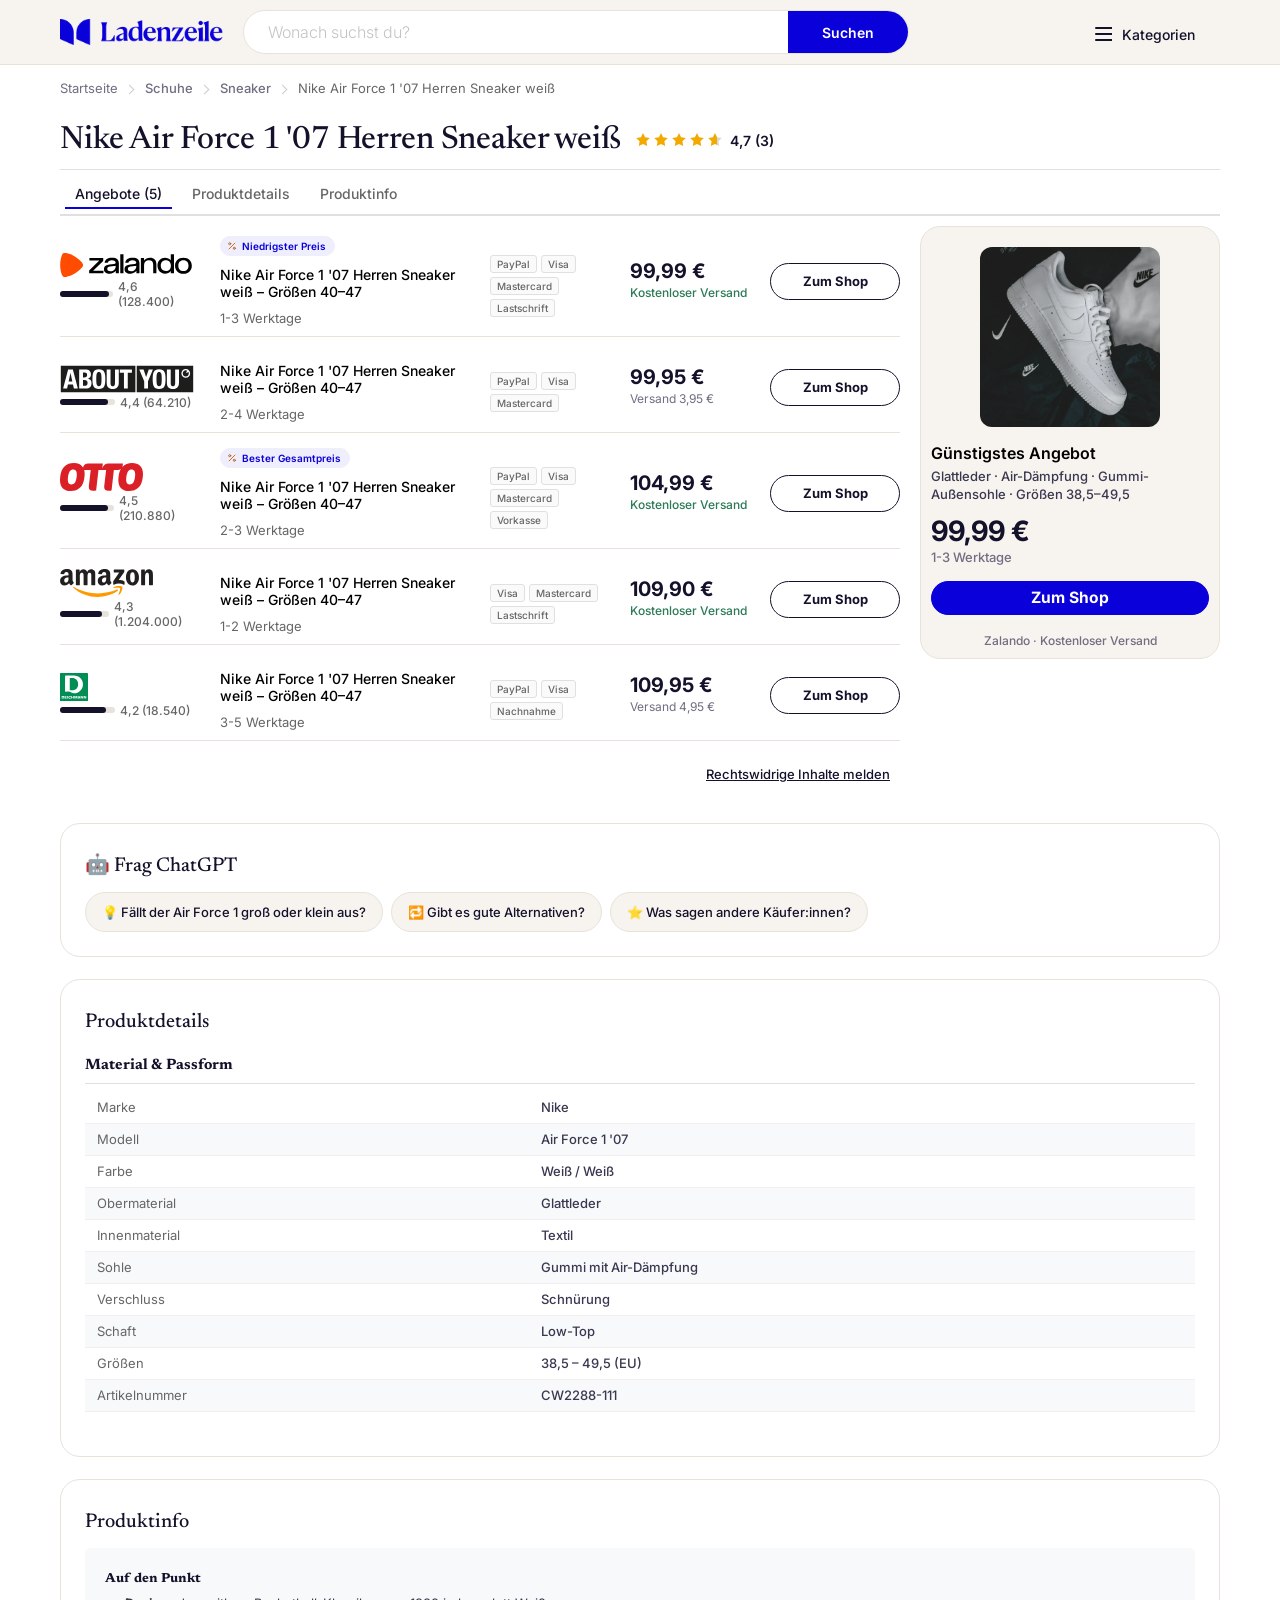
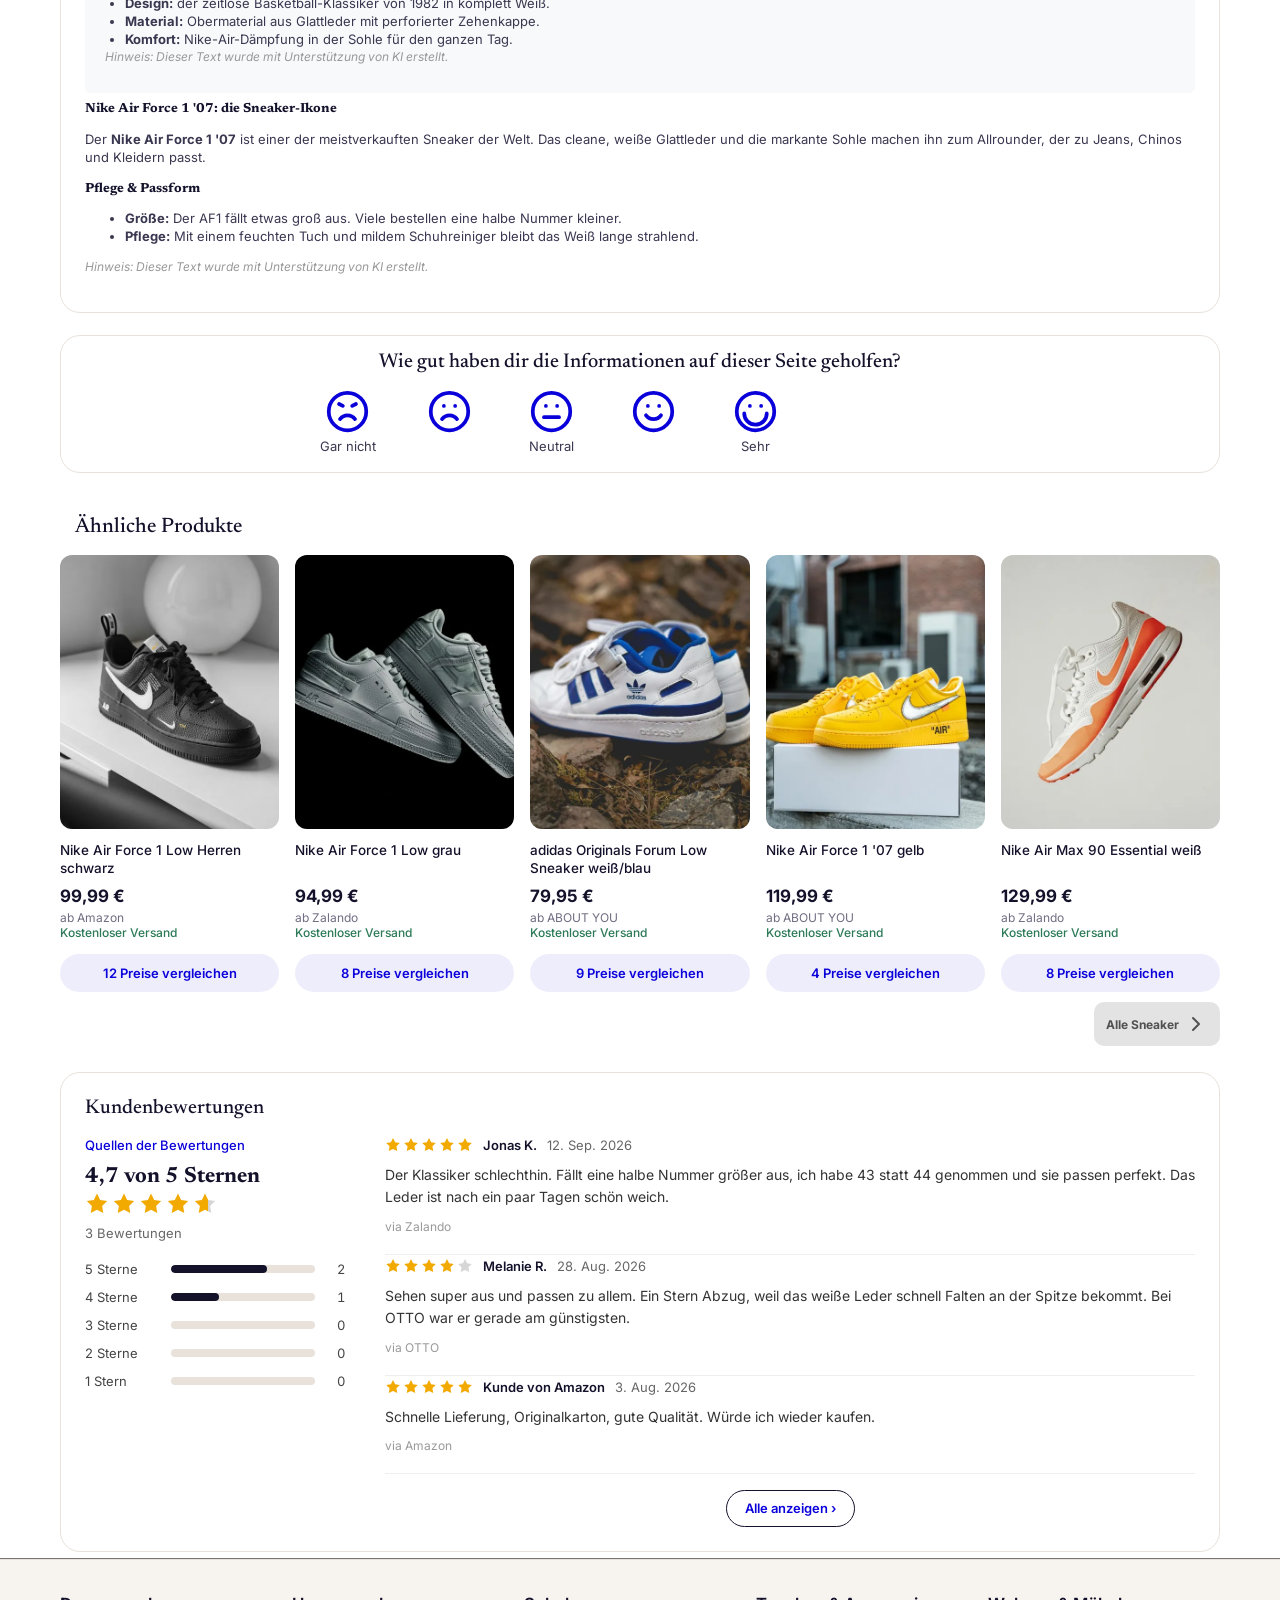
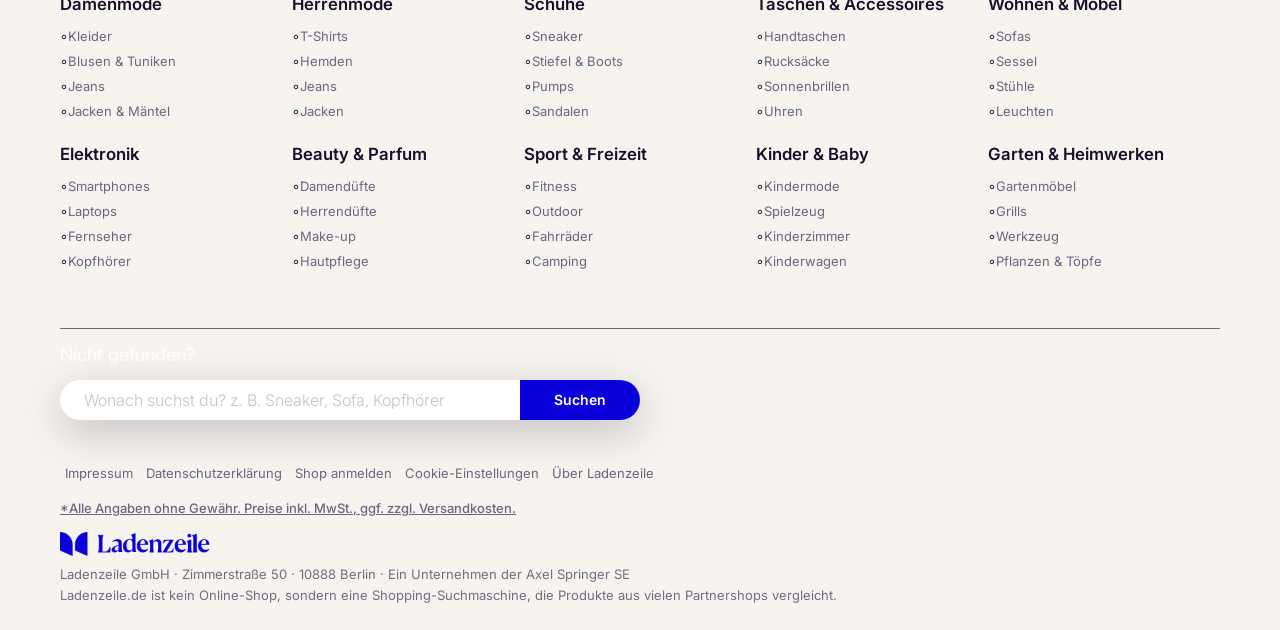
<file: shopalike/product.html>
<!DOCTYPE html>
<html lang="de"><head><meta http-equiv="Content-Type" content="text/html; charset=UTF-8">
        <meta name="viewport" content="width=device-width, initial-scale=1.0, maximum-scale=1.0, user-scalable=no">
        <title>Nike Air Force 1 &#x27;07 Herren Sneaker weiß – Preisvergleich | Ladenzeile.de</title>
        <meta name="description" content="Nike Air Force 1 &#x27;07 Herren Sneaker weiß ab 99,99 € – 5 Angebote im Preisvergleich bei Ladenzeile.de.">
        <meta name="robots" content="noindex, nofollow">
    <link rel="preconnect" href="https://fonts.googleapis.com">
    <link rel="preconnect" href="https://fonts.gstatic.com" crossorigin>
    <link rel="stylesheet" href="https://fonts.googleapis.com/css2?family=Inter:wght@400;500;600;700&family=Newsreader:opsz,wght@6..72,400;6..72,500;6..72,600&display=swap">
    <style>/* Überschriften: Canela Deck (lizenziert) mit Newsreader als Fallback; Text: Segoe UI / Inter */</style>
    <link rel="stylesheet" href="assets/generic-03e04d1fc109a8a9955007eca2d3a61b.css">
    <link rel="stylesheet" href="assets/generic.comp-845ae385f353a82ee18e1c428d4deb9d.css">
        <noscript>
            <style>
                .lazy-load { display: none !important; }
                .collapse { display: block !important; }
                .toggle-icon-collapsible { display: none !important; }
            </style>
        </noscript>
    <script type="module" src="assets/index.module.js"></script></head>
    <body class="ladenzeile ladenzeile--product">
        <div id="wrapper">
    <div class="header container header-common">
        <div class="header-content container">
            <a href="index.html" class="logo"><img src="assets/ladenzeile-logo.png" alt="Ladenzeile.de" width="225" height="36"></a>
            <div class="header__category-menu">
    <div class="search-form-wrapper">
        <form action="search.html" method="GET" class="search-form">
            <input class="form-control search-input" placeholder="Wonach suchst du?" name="q" autocomplete="off" value="" aria-label="Wonach suchst du?" maxlength="256">
            <button type="submit" class="search-button" aria-label="Suchen">
                <span class="icon icon-search"></span>
                <span class="search-button-text">Suchen</span>
            </button>
        </form>
    </div>
    <nav class="category-menu">
    <input type="checkbox" id="toggle">
    <label class="category-menu-toggle" for="toggle">
        <span class="category-menu-toggle-icon"></span>
        <span class="category-menu-toggle-label">Kategorien</span>
    </label>
        <div class="drop-menu-container">
                <div class="drop-menu-title">Kategorien</div>
            <ul class="drop-menu" id="menu" style="list-style: none;">
    <li>
    <input id="sub-menu-toggle-cat-0" type="checkbox" class="toggle-check toggle" name="toggle">
    <input id="sub-menu-toggle-cat-0" type="radio" class="toggle-radio toggle" name="toggle" checked="">
    <label for="sub-menu-toggle-cat-0">Damenmode</label>
        <ul class="sub-menu sub-menu-large" style="list-style: none;">
            <li>
        <a class="" href="search.html" title="Kleider">
                Kleider
                <span class="chevron-right"></span>
        </a>
            </li>
            <li>
        <a class="" href="search.html" title="Blusen &amp; Tuniken">
                Blusen &amp; Tuniken
                <span class="chevron-right"></span>
        </a>
            </li>
            <li>
        <a class="" href="search.html" title="Jeans">
                Jeans
                <span class="chevron-right"></span>
        </a>
            </li>
            <li>
        <a class="" href="search.html" title="Jacken &amp; Mäntel">
                Jacken &amp; Mäntel
                <span class="chevron-right"></span>
        </a>
            </li>
            <li>
        <a class="" href="search.html" title="Strickmode">
                Strickmode
                <span class="chevron-right"></span>
        </a>
            </li>
            <li>
        <a class="" href="search.html" title="Röcke">
                Röcke
                <span class="chevron-right"></span>
        </a>
            </li>
            <li>
        <a class="" href="search.html" title="Bademode">
                Bademode
                <span class="chevron-right"></span>
        </a>
            </li>
            <li>
        <a class="" href="search.html" title="Dessous">
                Dessous
                <span class="chevron-right"></span>
        </a>
            </li>
        </ul>
    </li>
    <li>
    <input id="sub-menu-toggle-cat-1" type="checkbox" class="toggle-check toggle" name="toggle">
    <input id="sub-menu-toggle-cat-1" type="radio" class="toggle-radio toggle" name="toggle">
    <label for="sub-menu-toggle-cat-1">Herrenmode</label>
        <ul class="sub-menu sub-menu-large" style="list-style: none;">
            <li>
        <a class="" href="search.html" title="T-Shirts">
                T-Shirts
                <span class="chevron-right"></span>
        </a>
            </li>
            <li>
        <a class="" href="search.html" title="Hemden">
                Hemden
                <span class="chevron-right"></span>
        </a>
            </li>
            <li>
        <a class="" href="search.html" title="Jeans">
                Jeans
                <span class="chevron-right"></span>
        </a>
            </li>
            <li>
        <a class="" href="search.html" title="Jacken">
                Jacken
                <span class="chevron-right"></span>
        </a>
            </li>
            <li>
        <a class="" href="search.html" title="Pullover">
                Pullover
                <span class="chevron-right"></span>
        </a>
            </li>
            <li>
        <a class="" href="search.html" title="Anzüge">
                Anzüge
                <span class="chevron-right"></span>
        </a>
            </li>
            <li>
        <a class="" href="search.html" title="Sportbekleidung">
                Sportbekleidung
                <span class="chevron-right"></span>
        </a>
            </li>
        </ul>
    </li>
    <li>
    <input id="sub-menu-toggle-cat-2" type="checkbox" class="toggle-check toggle" name="toggle">
    <input id="sub-menu-toggle-cat-2" type="radio" class="toggle-radio toggle" name="toggle">
    <label for="sub-menu-toggle-cat-2">Schuhe</label>
        <ul class="sub-menu" style="list-style: none;">
            <li>
        <a class="" href="search.html" title="Sneaker">
                Sneaker
                <span class="chevron-right"></span>
        </a>
            </li>
            <li>
        <a class="" href="search.html" title="Stiefel &amp; Boots">
                Stiefel &amp; Boots
                <span class="chevron-right"></span>
        </a>
            </li>
            <li>
        <a class="" href="search.html" title="Pumps">
                Pumps
                <span class="chevron-right"></span>
        </a>
            </li>
            <li>
        <a class="" href="search.html" title="Sandalen">
                Sandalen
                <span class="chevron-right"></span>
        </a>
            </li>
            <li>
        <a class="" href="search.html" title="Laufschuhe">
                Laufschuhe
                <span class="chevron-right"></span>
        </a>
            </li>
            <li>
        <a class="" href="search.html" title="Kinderschuhe">
                Kinderschuhe
                <span class="chevron-right"></span>
        </a>
            </li>
        </ul>
    </li>
    <li>
    <input id="sub-menu-toggle-cat-3" type="checkbox" class="toggle-check toggle" name="toggle">
    <input id="sub-menu-toggle-cat-3" type="radio" class="toggle-radio toggle" name="toggle">
    <label for="sub-menu-toggle-cat-3">Taschen &amp; Accessoires</label>
        <ul class="sub-menu" style="list-style: none;">
            <li>
        <a class="" href="search.html" title="Handtaschen">
                Handtaschen
                <span class="chevron-right"></span>
        </a>
            </li>
            <li>
        <a class="" href="search.html" title="Rucksäcke">
                Rucksäcke
                <span class="chevron-right"></span>
        </a>
            </li>
            <li>
        <a class="" href="search.html" title="Sonnenbrillen">
                Sonnenbrillen
                <span class="chevron-right"></span>
        </a>
            </li>
            <li>
        <a class="" href="search.html" title="Uhren">
                Uhren
                <span class="chevron-right"></span>
        </a>
            </li>
            <li>
        <a class="" href="search.html" title="Schmuck">
                Schmuck
                <span class="chevron-right"></span>
        </a>
            </li>
            <li>
        <a class="" href="search.html" title="Gürtel">
                Gürtel
                <span class="chevron-right"></span>
        </a>
            </li>
        </ul>
    </li>
    <li>
    <input id="sub-menu-toggle-cat-4" type="checkbox" class="toggle-check toggle" name="toggle">
    <input id="sub-menu-toggle-cat-4" type="radio" class="toggle-radio toggle" name="toggle">
    <label for="sub-menu-toggle-cat-4">Wohnen &amp; Möbel</label>
        <ul class="sub-menu sub-menu-large" style="list-style: none;">
            <li>
        <a class="" href="search.html" title="Sofas">
                Sofas
                <span class="chevron-right"></span>
        </a>
            </li>
            <li>
        <a class="" href="search.html" title="Sessel">
                Sessel
                <span class="chevron-right"></span>
        </a>
            </li>
            <li>
        <a class="" href="search.html" title="Stühle">
                Stühle
                <span class="chevron-right"></span>
        </a>
            </li>
            <li>
        <a class="" href="search.html" title="Leuchten">
                Leuchten
                <span class="chevron-right"></span>
        </a>
            </li>
            <li>
        <a class="" href="search.html" title="Teppiche">
                Teppiche
                <span class="chevron-right"></span>
        </a>
            </li>
            <li>
        <a class="" href="search.html" title="Betten">
                Betten
                <span class="chevron-right"></span>
        </a>
            </li>
            <li>
        <a class="" href="search.html" title="Regale">
                Regale
                <span class="chevron-right"></span>
        </a>
            </li>
            <li>
        <a class="" href="search.html" title="Deko">
                Deko
                <span class="chevron-right"></span>
        </a>
            </li>
        </ul>
    </li>
    <li>
    <input id="sub-menu-toggle-cat-5" type="checkbox" class="toggle-check toggle" name="toggle">
    <input id="sub-menu-toggle-cat-5" type="radio" class="toggle-radio toggle" name="toggle">
    <label for="sub-menu-toggle-cat-5">Elektronik</label>
        <ul class="sub-menu" style="list-style: none;">
            <li>
        <a class="" href="search.html" title="Smartphones">
                Smartphones
                <span class="chevron-right"></span>
        </a>
            </li>
            <li>
        <a class="" href="search.html" title="Laptops">
                Laptops
                <span class="chevron-right"></span>
        </a>
            </li>
            <li>
        <a class="" href="search.html" title="Fernseher">
                Fernseher
                <span class="chevron-right"></span>
        </a>
            </li>
            <li>
        <a class="" href="search.html" title="Kopfhörer">
                Kopfhörer
                <span class="chevron-right"></span>
        </a>
            </li>
            <li>
        <a class="" href="search.html" title="Smartwatches">
                Smartwatches
                <span class="chevron-right"></span>
        </a>
            </li>
            <li>
        <a class="" href="search.html" title="Kameras">
                Kameras
                <span class="chevron-right"></span>
        </a>
            </li>
        </ul>
    </li>
    <li>
    <input id="sub-menu-toggle-cat-6" type="checkbox" class="toggle-check toggle" name="toggle">
    <input id="sub-menu-toggle-cat-6" type="radio" class="toggle-radio toggle" name="toggle">
    <label for="sub-menu-toggle-cat-6">Beauty &amp; Parfum</label>
        <ul class="sub-menu" style="list-style: none;">
            <li>
        <a class="" href="search.html" title="Damendüfte">
                Damendüfte
                <span class="chevron-right"></span>
        </a>
            </li>
            <li>
        <a class="" href="search.html" title="Herrendüfte">
                Herrendüfte
                <span class="chevron-right"></span>
        </a>
            </li>
            <li>
        <a class="" href="search.html" title="Make-up">
                Make-up
                <span class="chevron-right"></span>
        </a>
            </li>
            <li>
        <a class="" href="search.html" title="Hautpflege">
                Hautpflege
                <span class="chevron-right"></span>
        </a>
            </li>
            <li>
        <a class="" href="search.html" title="Haarpflege">
                Haarpflege
                <span class="chevron-right"></span>
        </a>
            </li>
        </ul>
    </li>
    <li>
    <input id="sub-menu-toggle-cat-7" type="checkbox" class="toggle-check toggle" name="toggle">
    <input id="sub-menu-toggle-cat-7" type="radio" class="toggle-radio toggle" name="toggle">
    <label for="sub-menu-toggle-cat-7">Sport &amp; Freizeit</label>
        <ul class="sub-menu" style="list-style: none;">
            <li>
        <a class="" href="search.html" title="Fitness">
                Fitness
                <span class="chevron-right"></span>
        </a>
            </li>
            <li>
        <a class="" href="search.html" title="Outdoor">
                Outdoor
                <span class="chevron-right"></span>
        </a>
            </li>
            <li>
        <a class="" href="search.html" title="Fahrräder">
                Fahrräder
                <span class="chevron-right"></span>
        </a>
            </li>
            <li>
        <a class="" href="search.html" title="Camping">
                Camping
                <span class="chevron-right"></span>
        </a>
            </li>
            <li>
        <a class="" href="search.html" title="Yoga">
                Yoga
                <span class="chevron-right"></span>
        </a>
            </li>
        </ul>
    </li>
    <li>
    <input id="sub-menu-toggle-cat-8" type="checkbox" class="toggle-check toggle" name="toggle">
    <input id="sub-menu-toggle-cat-8" type="radio" class="toggle-radio toggle" name="toggle">
    <label for="sub-menu-toggle-cat-8">Kinder &amp; Baby</label>
        <ul class="sub-menu" style="list-style: none;">
            <li>
        <a class="" href="search.html" title="Kindermode">
                Kindermode
                <span class="chevron-right"></span>
        </a>
            </li>
            <li>
        <a class="" href="search.html" title="Spielzeug">
                Spielzeug
                <span class="chevron-right"></span>
        </a>
            </li>
            <li>
        <a class="" href="search.html" title="Kinderzimmer">
                Kinderzimmer
                <span class="chevron-right"></span>
        </a>
            </li>
            <li>
        <a class="" href="search.html" title="Kinderwagen">
                Kinderwagen
                <span class="chevron-right"></span>
        </a>
            </li>
            <li>
        <a class="" href="search.html" title="Babyausstattung">
                Babyausstattung
                <span class="chevron-right"></span>
        </a>
            </li>
        </ul>
    </li>
    <li>
    <input id="sub-menu-toggle-cat-9" type="checkbox" class="toggle-check toggle" name="toggle">
    <input id="sub-menu-toggle-cat-9" type="radio" class="toggle-radio toggle" name="toggle">
    <label for="sub-menu-toggle-cat-9">Garten &amp; Heimwerken</label>
        <ul class="sub-menu" style="list-style: none;">
            <li>
        <a class="" href="search.html" title="Gartenmöbel">
                Gartenmöbel
                <span class="chevron-right"></span>
        </a>
            </li>
            <li>
        <a class="" href="search.html" title="Grills">
                Grills
                <span class="chevron-right"></span>
        </a>
            </li>
            <li>
        <a class="" href="search.html" title="Werkzeug">
                Werkzeug
                <span class="chevron-right"></span>
        </a>
            </li>
            <li>
        <a class="" href="search.html" title="Pflanzen &amp; Töpfe">
                Pflanzen &amp; Töpfe
                <span class="chevron-right"></span>
        </a>
            </li>
            <li>
        <a class="" href="search.html" title="Beleuchtung außen">
                Beleuchtung außen
                <span class="chevron-right"></span>
        </a>
            </li>
        </ul>
    </li>
            </ul>
        </div>
    </nav>
            </div>
        </div>
    </div>
        <div class="main-container ">
    <div class="product">
            <div class="container">
    <ul class="breadcrumb">
        <li class="home">
        <span class="breadcrumb__encoded-link " data-link="aW5kZXguaHRtbA==">
                    Startseite
</span>        </li>
    <li class="item ">
            <a href="search.html" title="Schuhe">Schuhe
            </a>
    </li>
    <li class="item ">
            <a href="search.html" title="Sneaker">Sneaker
            </a>
    </li>
    <li class="item current">
            <span class="breadcrumb-name">
                Nike Air Force 1 &#x27;07 Herren Sneaker weiß
            </span>
    </li>
    </ul>
            </div>
        <div class="container product-title">
            <div class="product-title-image">
        <picture class="image lazy-load">
            <img src="assets/img/af1-white.webp" data-src="assets/img/af1-white.webp" alt="Nike Air Force 1 &#x27;07 Herren Sneaker weiß" title="" class="">
        </picture>
            </div>
            <div class="product-title__heading">
            <h1>Nike Air Force 1 &#x27;07 Herren Sneaker weiß</h1>
            <a href="#product-reviews" class="rating-inline" title="4,7 von 5 Sternen – 3 Bewertungen">
                <span class="stars" style="--rating:93%"></span>
                <span class="rating-inline__text">4,7 (3)</span>
            </a>
            </div>
        </div>
        <div class="container product-toolbar">
    <div class="product-toolbar__navigation">
        <a class="product-toolbar__navigation-item" href="#product-content-offers">Angebote (5)</a>
            <a class="product-toolbar__navigation-item" href="#product-data-sheet">Produktdetails</a>
            <a class="product-toolbar__navigation-item" href="#product-description">Produktinfo</a>
    </div>
        </div>
        <div class="container product-container">
            <div class="product-container-main">
                <div id="product-content-offers" class="product-content-offers">
        <span class="encoded-link product-offer" data-link="Iw==">
        <input id="product-offer-collapse-0" type="checkbox" class="product-offer-collapse" data-stop-propagation="true">
        <label data-stop-propagation="true" class="product-offer-collapse" for="product-offer-collapse-0">
            <span class="icon"></span>
        </label>
        <h3 title="Nike Air Force 1 &#x27;07 Herren Sneaker weiß">Nike Air Force 1 &#x27;07 Herren Sneaker weiß – Größen 40–47</h3>
        <div class="product-offer-shop">
    <div class="shop-info">
        <img class="shop-logo" src="assets/logos/zalando.svg" alt="Zalando" title="Zalando">
            <label data-tooltip-id="tooltip--v2--0" class="shop-rating_label tooltip--label" data-stop-propagation="">
                <span class="shop-rating"><span style="--rating-value: 92%;"></span></span>
                <span>4,6 (128.400)</span>
            </label>
    <div id="tooltip--v2--0" class="tooltip--v2">
        <div class="tooltip--v2__popup">
            <label data-tooltip-id="tooltip--v2--0" class="tooltip--v2__close">×</label>
            <span class="tooltip--v2__content">Gesamtbewertung aus mehreren unabhängigen Bewertungsplattformen (z. B. Trustpilot), monatlich aktualisiert.<br><br>Ladenzeile.de kann nicht garantieren, dass die Bewertungen von Kund:innen stammen, die tatsächlich im Shop gekauft haben.</span>
        </div>
    </div>
    </div>
        </div>
        <div class="product-offer-badges">
        <div data-stop-propagation="true" class="item-badge price-badge--best-price"> <span class="badge-icon"></span> <span>Niedrigster Preis</span> </div>
        </div>
        <div class="product-offer-shipment-time">
                <div class="shipment-time">1-3 Werktage</div>
        </div>
        <div class="product-offer-payment-methods">
    <div class="payment-methods">
            <span data-stop-propagation="true" class="payment-method pp">
                <span>PayPal</span>
                <span class="tooltip">
                    <span>PayPal</span>
                </span>
            </span>
            <span data-stop-propagation="true" class="payment-method visa">
                <span>Visa</span>
                <span class="tooltip">
                    <span>Visa</span>
                </span>
            </span>
            <span data-stop-propagation="true" class="payment-method mc">
                <span>Mastercard</span>
                <span class="tooltip">
                    <span>Mastercard</span>
                </span>
            </span>
            <span data-stop-propagation="true" class="payment-method dd">
                <span>Lastschrift</span>
                <span class="tooltip">
                    <span>Lastschrift</span>
                </span>
            </span>
    </div>
        </div>
        <div class="product-offer-price">
            <div class="price">
                99,99&nbsp;€
            </div>
        <div class="shipping-cost free">
            Kostenloser Versand
        </div>
        </div>
        <div class="product-offer-button">
            <button class="button">
                <span>Zum Shop</span>
            </button>
        </div>
</span>        <span class="encoded-link product-offer" data-link="Iw==">
        <input id="product-offer-collapse-1" type="checkbox" class="product-offer-collapse" data-stop-propagation="true">
        <label data-stop-propagation="true" class="product-offer-collapse" for="product-offer-collapse-1">
            <span class="icon"></span>
        </label>
        <h3 title="Nike Air Force 1 &#x27;07 Herren Sneaker weiß">Nike Air Force 1 &#x27;07 Herren Sneaker weiß – Größen 40–47</h3>
        <div class="product-offer-shop">
    <div class="shop-info">
        <img class="shop-logo" src="assets/logos/aboutyou.svg" alt="ABOUT YOU" title="ABOUT YOU">
            <label data-tooltip-id="tooltip--v2--1" class="shop-rating_label tooltip--label" data-stop-propagation="">
                <span class="shop-rating"><span style="--rating-value: 88%;"></span></span>
                <span>4,4 (64.210)</span>
            </label>
    <div id="tooltip--v2--1" class="tooltip--v2">
        <div class="tooltip--v2__popup">
            <label data-tooltip-id="tooltip--v2--1" class="tooltip--v2__close">×</label>
            <span class="tooltip--v2__content">Gesamtbewertung aus mehreren unabhängigen Bewertungsplattformen (z. B. Trustpilot), monatlich aktualisiert.<br><br>Ladenzeile.de kann nicht garantieren, dass die Bewertungen von Kund:innen stammen, die tatsächlich im Shop gekauft haben.</span>
        </div>
    </div>
    </div>
        </div>
        <div class="product-offer-badges">
        
        </div>
        <div class="product-offer-shipment-time">
                <div class="shipment-time">2-4 Werktage</div>
        </div>
        <div class="product-offer-payment-methods">
    <div class="payment-methods">
            <span data-stop-propagation="true" class="payment-method pp">
                <span>PayPal</span>
                <span class="tooltip">
                    <span>PayPal</span>
                </span>
            </span>
            <span data-stop-propagation="true" class="payment-method visa">
                <span>Visa</span>
                <span class="tooltip">
                    <span>Visa</span>
                </span>
            </span>
            <span data-stop-propagation="true" class="payment-method mc">
                <span>Mastercard</span>
                <span class="tooltip">
                    <span>Mastercard</span>
                </span>
            </span>
    </div>
        </div>
        <div class="product-offer-price">
            <div class="price">
                99,95&nbsp;€
            </div>
        <div class="shipping-cost ">
            Versand 3,95&nbsp;€
        </div>
        </div>
        <div class="product-offer-button">
            <button class="button">
                <span>Zum Shop</span>
            </button>
        </div>
</span>        <span class="encoded-link product-offer" data-link="Iw==">
        <input id="product-offer-collapse-2" type="checkbox" class="product-offer-collapse" data-stop-propagation="true">
        <label data-stop-propagation="true" class="product-offer-collapse" for="product-offer-collapse-2">
            <span class="icon"></span>
        </label>
        <h3 title="Nike Air Force 1 &#x27;07 Herren Sneaker weiß">Nike Air Force 1 &#x27;07 Herren Sneaker weiß – Größen 40–47</h3>
        <div class="product-offer-shop">
    <div class="shop-info">
        <img class="shop-logo" src="assets/logos/otto.svg" alt="OTTO" title="OTTO">
            <label data-tooltip-id="tooltip--v2--2" class="shop-rating_label tooltip--label" data-stop-propagation="">
                <span class="shop-rating"><span style="--rating-value: 90%;"></span></span>
                <span>4,5 (210.880)</span>
            </label>
    <div id="tooltip--v2--2" class="tooltip--v2">
        <div class="tooltip--v2__popup">
            <label data-tooltip-id="tooltip--v2--2" class="tooltip--v2__close">×</label>
            <span class="tooltip--v2__content">Gesamtbewertung aus mehreren unabhängigen Bewertungsplattformen (z. B. Trustpilot), monatlich aktualisiert.<br><br>Ladenzeile.de kann nicht garantieren, dass die Bewertungen von Kund:innen stammen, die tatsächlich im Shop gekauft haben.</span>
        </div>
    </div>
    </div>
        </div>
        <div class="product-offer-badges">
        <div data-stop-propagation="true" class="item-badge price-badge--best-total-price"> <span class="badge-icon"></span> <span>Bester Gesamtpreis</span> </div>
        </div>
        <div class="product-offer-shipment-time">
                <div class="shipment-time">2-3 Werktage</div>
        </div>
        <div class="product-offer-payment-methods">
    <div class="payment-methods">
            <span data-stop-propagation="true" class="payment-method pp">
                <span>PayPal</span>
                <span class="tooltip">
                    <span>PayPal</span>
                </span>
            </span>
            <span data-stop-propagation="true" class="payment-method visa">
                <span>Visa</span>
                <span class="tooltip">
                    <span>Visa</span>
                </span>
            </span>
            <span data-stop-propagation="true" class="payment-method mc">
                <span>Mastercard</span>
                <span class="tooltip">
                    <span>Mastercard</span>
                </span>
            </span>
            <span data-stop-propagation="true" class="payment-method cia">
                <span>Vorkasse</span>
                <span class="tooltip">
                    <span>Vorkasse</span>
                </span>
            </span>
    </div>
        </div>
        <div class="product-offer-price">
            <div class="price">
                104,99&nbsp;€
            </div>
        <div class="shipping-cost free">
            Kostenloser Versand
        </div>
        </div>
        <div class="product-offer-button">
            <button class="button">
                <span>Zum Shop</span>
            </button>
        </div>
</span>        <span class="encoded-link product-offer" data-link="Iw==">
        <input id="product-offer-collapse-3" type="checkbox" class="product-offer-collapse" data-stop-propagation="true">
        <label data-stop-propagation="true" class="product-offer-collapse" for="product-offer-collapse-3">
            <span class="icon"></span>
        </label>
        <h3 title="Nike Air Force 1 &#x27;07 Herren Sneaker weiß">Nike Air Force 1 &#x27;07 Herren Sneaker weiß – Größen 40–47</h3>
        <div class="product-offer-shop">
    <div class="shop-info">
        <img class="shop-logo" src="assets/logos/amazon.svg" alt="Amazon" title="Amazon">
            <label data-tooltip-id="tooltip--v2--3" class="shop-rating_label tooltip--label" data-stop-propagation="">
                <span class="shop-rating"><span style="--rating-value: 86%;"></span></span>
                <span>4,3 (1.204.000)</span>
            </label>
    <div id="tooltip--v2--3" class="tooltip--v2">
        <div class="tooltip--v2__popup">
            <label data-tooltip-id="tooltip--v2--3" class="tooltip--v2__close">×</label>
            <span class="tooltip--v2__content">Gesamtbewertung aus mehreren unabhängigen Bewertungsplattformen (z. B. Trustpilot), monatlich aktualisiert.<br><br>Ladenzeile.de kann nicht garantieren, dass die Bewertungen von Kund:innen stammen, die tatsächlich im Shop gekauft haben.</span>
        </div>
    </div>
    </div>
        </div>
        <div class="product-offer-badges">
        
        </div>
        <div class="product-offer-shipment-time">
                <div class="shipment-time">1-2 Werktage</div>
        </div>
        <div class="product-offer-payment-methods">
    <div class="payment-methods">
            <span data-stop-propagation="true" class="payment-method visa">
                <span>Visa</span>
                <span class="tooltip">
                    <span>Visa</span>
                </span>
            </span>
            <span data-stop-propagation="true" class="payment-method mc">
                <span>Mastercard</span>
                <span class="tooltip">
                    <span>Mastercard</span>
                </span>
            </span>
            <span data-stop-propagation="true" class="payment-method dd">
                <span>Lastschrift</span>
                <span class="tooltip">
                    <span>Lastschrift</span>
                </span>
            </span>
    </div>
        </div>
        <div class="product-offer-price">
            <div class="price">
                109,90&nbsp;€
            </div>
        <div class="shipping-cost free">
            Kostenloser Versand
        </div>
        </div>
        <div class="product-offer-button">
            <button class="button">
                <span>Zum Shop</span>
            </button>
        </div>
</span>        <span class="encoded-link product-offer" data-link="Iw==">
        <input id="product-offer-collapse-4" type="checkbox" class="product-offer-collapse" data-stop-propagation="true">
        <label data-stop-propagation="true" class="product-offer-collapse" for="product-offer-collapse-4">
            <span class="icon"></span>
        </label>
        <h3 title="Nike Air Force 1 &#x27;07 Herren Sneaker weiß">Nike Air Force 1 &#x27;07 Herren Sneaker weiß – Größen 40–47</h3>
        <div class="product-offer-shop">
    <div class="shop-info">
        <img class="shop-logo" src="assets/logos/deichmann.svg" alt="Deichmann" title="Deichmann">
            <label data-tooltip-id="tooltip--v2--4" class="shop-rating_label tooltip--label" data-stop-propagation="">
                <span class="shop-rating"><span style="--rating-value: 84%;"></span></span>
                <span>4,2 (18.540)</span>
            </label>
    <div id="tooltip--v2--4" class="tooltip--v2">
        <div class="tooltip--v2__popup">
            <label data-tooltip-id="tooltip--v2--4" class="tooltip--v2__close">×</label>
            <span class="tooltip--v2__content">Gesamtbewertung aus mehreren unabhängigen Bewertungsplattformen (z. B. Trustpilot), monatlich aktualisiert.<br><br>Ladenzeile.de kann nicht garantieren, dass die Bewertungen von Kund:innen stammen, die tatsächlich im Shop gekauft haben.</span>
        </div>
    </div>
    </div>
        </div>
        <div class="product-offer-badges">
        
        </div>
        <div class="product-offer-shipment-time">
                <div class="shipment-time">3-5 Werktage</div>
        </div>
        <div class="product-offer-payment-methods">
    <div class="payment-methods">
            <span data-stop-propagation="true" class="payment-method pp">
                <span>PayPal</span>
                <span class="tooltip">
                    <span>PayPal</span>
                </span>
            </span>
            <span data-stop-propagation="true" class="payment-method visa">
                <span>Visa</span>
                <span class="tooltip">
                    <span>Visa</span>
                </span>
            </span>
            <span data-stop-propagation="true" class="payment-method cod">
                <span>Nachnahme</span>
                <span class="tooltip">
                    <span>Nachnahme</span>
                </span>
            </span>
    </div>
        </div>
        <div class="product-offer-price">
            <div class="price">
                109,95&nbsp;€
            </div>
        <div class="shipping-cost ">
            Versand 4,95&nbsp;€
        </div>
        </div>
        <div class="product-offer-button">
            <button class="button">
                <span>Zum Shop</span>
            </button>
        </div>
</span>
                    <div class="dsa-wrapper">
                            <a href="#" id="dsa-modal-trigger">Rechtswidrige Inhalte melden</a>
                    </div>
                </div>
            </div>
            <div class="product-container-sidebar">
    <div class="product-details">
        <span class="encoded-link " data-link="Iw==">
                <div class="product-details__img">
        <picture class="image lazy-load">
            <img src="assets/img/af1-white.webp" data-src="assets/img/af1-white.webp" alt="Nike Air Force 1 &#x27;07 Herren Sneaker weiß" title="" class="">
        </picture>
                </div>
                <h3 class="product-details__title">Günstigstes Angebot</h3>
    <div class="product-details__description">
        <div class="product-details__description__content">
            Glattleder · Air-Dämpfung · Gummi-Außensohle · Größen 38,5–49,5
        </div>
    </div>
                <div class="product-details__price-and-shipment">
                    <span class="price">99,99&nbsp;€</span>
                        <div class="shipment-time">1-3 Werktage</div>
                            </div>
                <button class="button primary">Zum Shop</button>
                <div class="shop-name">Zalando · Kostenloser Versand</div>
</span>    </div>
            </div>
        </div>
        <div class="container product-content">
    <div class="content-box">
        <h2>🤖 Frag ChatGPT</h2>
        <div class="ask-chatgpt-link-container">
        <span class="encoded-link ask-chatgpt-link" data-link="Iw==">
                💡 Fällt der Air Force 1 groß oder klein aus?
</span>        <span class="encoded-link ask-chatgpt-link" data-link="Iw==">
                🔁 Gibt es gute Alternativen?
</span>        <span class="encoded-link ask-chatgpt-link" data-link="Iw==">
                ⭐ Was sagen andere Käufer:innen?
</span>        </div>
    </div>
                <div id="product-data-sheet" class="content-box datasheet">
    <h2 id="datasheet-title">Produktdetails</h2>
    <input type="checkbox" id="datasheet__expand" class="datasheet__expand">
    <div class="datasheet__container">
            <div class="datasheet__group">
                <h3 class="datasheet__group-title">Material &amp; Passform</h3>
                <table class="datasheet__group-attributes">
                        <tbody>
                        <tr>
                            <td class="datasheet__group-attributes__key">Marke</td>
                            <td class="datasheet__group-attributes__value">Nike</td>
                        </tr>
                        <tr>
                            <td class="datasheet__group-attributes__key">Modell</td>
                            <td class="datasheet__group-attributes__value">Air Force 1 '07</td>
                        </tr>
                        <tr>
                            <td class="datasheet__group-attributes__key">Farbe</td>
                            <td class="datasheet__group-attributes__value">Weiß / Weiß</td>
                        </tr>
                        <tr>
                            <td class="datasheet__group-attributes__key">Obermaterial</td>
                            <td class="datasheet__group-attributes__value">Glattleder</td>
                        </tr>
                        <tr>
                            <td class="datasheet__group-attributes__key">Innenmaterial</td>
                            <td class="datasheet__group-attributes__value">Textil</td>
                        </tr>
                        <tr>
                            <td class="datasheet__group-attributes__key">Sohle</td>
                            <td class="datasheet__group-attributes__value">Gummi mit Air-Dämpfung</td>
                        </tr>
                        <tr>
                            <td class="datasheet__group-attributes__key">Verschluss</td>
                            <td class="datasheet__group-attributes__value">Schnürung</td>
                        </tr>
                        <tr>
                            <td class="datasheet__group-attributes__key">Schaft</td>
                            <td class="datasheet__group-attributes__value">Low-Top</td>
                        </tr>
                        <tr>
                            <td class="datasheet__group-attributes__key">Größen</td>
                            <td class="datasheet__group-attributes__value">38,5 – 49,5 (EU)</td>
                        </tr>
                        <tr>
                            <td class="datasheet__group-attributes__key">Artikelnummer</td>
                            <td class="datasheet__group-attributes__value">CW2288-111</td>
                        </tr>
                </tbody></table>
            </div>
    </div>
    <div class="datasheet__gradient"></div>
    <label for="datasheet__expand" class="datasheet__expand-label" onclick="document.getElementById('datasheet-title').scrollIntoView();">
        <span class="datasheet__expand-show button secondary">Alle Details anzeigen</span>
        <span class="datasheet__expand-hide button secondary">Weniger anzeigen</span>
    </label>
                </div>
                <div id="product-description" class="content-box">
    <h2 class="product-description_title">Produktinfo</h2>
        <div class="product-details__description">
            <div class="product-details__description__content">
        <div class="to-the-point">
            <h3 class="to-the-point_title">Auf den Punkt</h3>
            <ul>
                <li><strong>Design:</strong> der zeitlose Basketball-Klassiker von 1982 in komplett Weiß.</li>
                <li><strong>Material:</strong> Obermaterial aus Glattleder mit perforierter Zehenkappe.</li>
                <li><strong>Komfort:</strong> Nike-Air-Dämpfung in der Sohle für den ganzen Tag.</li>
            </ul>
            <p class="ai-label">Hinweis: Dieser Text wurde mit Unterstützung von KI erstellt.</p>
        </div>
        <h3>Nike Air Force 1 '07: die Sneaker-Ikone</h3>
        <p>Der <strong>Nike Air Force 1 '07</strong> ist einer der meistverkauften Sneaker der Welt. Das cleane, weiße Glattleder und die markante Sohle machen ihn zum Allrounder, der zu Jeans, Chinos und Kleidern passt.</p>
        <h3>Pflege &amp; Passform</h3>
        <ul>
            <li><strong>Größe:</strong> Der AF1 fällt etwas groß aus. Viele bestellen eine halbe Nummer kleiner.</li>
            <li><strong>Pflege:</strong> Mit einem feuchten Tuch und mildem Schuhreiniger bleibt das Weiß lange strahlend.</li>
        </ul>
        <p class="ai-label">Hinweis: Dieser Text wurde mit Unterstützung von KI erstellt.</p>
            </div>
        </div>
                </div>
        <div class="content-box micro-survey">
            <div class="micro-survey-vote-box">
                <div class="micro-survey-header">
                    <h2>Wie gut haben dir die Informationen auf dieser Seite geholfen?</h2>
                    <span class="micro-survey-close" aria-label="Schließen"></span>
                </div>
                <div class="smiley-container">
                        <span class="smiley" data-value="1">
                                <img src="assets/angry.svg" alt="" width="32" height="32">
                                <span class="smiley-label">Gar nicht</span>
                            </span>
                        <span class="smiley" data-value="2">
                                <img src="assets/frown.svg" alt="" width="32" height="32">
                                <span class="smiley-label"></span>
                            </span>
                        <span class="smiley" data-value="3">
                                <img src="assets/meh.svg" alt="" width="32" height="32">
                                <span class="smiley-label">Neutral</span>
                            </span>
                        <span class="smiley" data-value="4">
                                <img src="assets/smile.svg" alt="" width="32" height="32">
                                <span class="smiley-label"></span>
                            </span>
                        <span class="smiley" data-value="5">
                                <img src="assets/laugh.svg" alt="" width="32" height="32">
                                <span class="smiley-label">Sehr</span>
                            </span>
                </div>
            </div>
            <div class="micro-survey-thanks-box" style="display: none">
                <div class="micro-survey-thanks-regular">
                    <h3>Vielen Dank für dein Feedback!</h3>
                </div>
            </div>
        </div>
        <div class="product-recommendations">
            <h2 class="product-recommendations__header">Ähnliche Produkte</h2>
            <div class="product-recommendations__body responsive-grid">
                    <div class="responsive-grid__cell">
<span class="encoded-link tile-content offer-cluster" data-link="cHJvZHVjdC5odG1s"> <div class="tile-img-container"> <picture class="image lazy-load"> <img src="assets/img/s-af1-black.webp" data-src="assets/img/s-af1-black.webp" alt="Nike Air Force 1 Low Herren schwarz" title="" class="tile-content__img"> </picture> <noscript class="image"> <img src="assets/img/s-af1-black.webp" alt="Nike Air Force 1 Low Herren schwarz" title="" class="tile-content__img"> </noscript> </div> <div class="offer-badges">  </div> <div class="tile-body"> <a href="product.html" title="Nike Air Force 1 Low Herren schwarz" data-link="cHJvZHVjdC5odG1s" class="tile-text encoded-link">Nike Air Force 1 Low Herren schwarz</a> <div class="price"> 99,99&nbsp;€ <div class="price__base"> </div> </div> <div class="button primary cluster"> 12 Preise vergleichen </div> <div class="shipment"> <div class="shop-name">ab Amazon</div> <div class="shipping-cost free"> Kostenloser Versand </div> </div> </div> </span>            </div>
                    <div class="responsive-grid__cell">
<span class="encoded-link tile-content offer-cluster" data-link="cHJvZHVjdC5odG1s"> <div class="tile-img-container"> <picture class="image lazy-load"> <img src="assets/img/s-af1-grey.webp" data-src="assets/img/s-af1-grey.webp" alt="Nike Air Force 1 Low grau" title="" class="tile-content__img"> </picture> <noscript class="image"> <img src="assets/img/s-af1-grey.webp" alt="Nike Air Force 1 Low grau" title="" class="tile-content__img"> </noscript> </div> <div class="offer-badges">  </div> <div class="tile-body"> <a href="product.html" title="Nike Air Force 1 Low grau" data-link="cHJvZHVjdC5odG1s" class="tile-text encoded-link">Nike Air Force 1 Low grau</a> <div class="price"> 94,99&nbsp;€ <div class="price__base"> </div> </div> <div class="button primary cluster"> 8 Preise vergleichen </div> <div class="shipment"> <div class="shop-name">ab Zalando</div> <div class="shipping-cost free"> Kostenloser Versand </div> </div> </div> </span>            </div>
                    <div class="responsive-grid__cell">
<span class="encoded-link tile-content offer-cluster" data-link="cHJvZHVjdC5odG1s"> <div class="tile-img-container"> <picture class="image lazy-load"> <img src="assets/img/s-adidas-forum.webp" data-src="assets/img/s-adidas-forum.webp" alt="adidas Originals Forum Low Sneaker weiß/blau" title="" class="tile-content__img"> </picture> <noscript class="image"> <img src="assets/img/s-adidas-forum.webp" alt="adidas Originals Forum Low Sneaker weiß/blau" title="" class="tile-content__img"> </noscript> </div> <div class="offer-badges">  </div> <div class="tile-body"> <a href="product.html" title="adidas Originals Forum Low Sneaker weiß/blau" data-link="cHJvZHVjdC5odG1s" class="tile-text encoded-link">adidas Originals Forum Low Sneaker weiß/blau</a> <div class="price"> 79,95&nbsp;€ <div class="price__base"> </div> </div> <div class="button primary cluster"> 9 Preise vergleichen </div> <div class="shipment"> <div class="shop-name">ab ABOUT YOU</div> <div class="shipping-cost free"> Kostenloser Versand </div> </div> </div> </span>            </div>
                    <div class="responsive-grid__cell">
<span class="encoded-link tile-content offer-cluster" data-link="cHJvZHVjdC5odG1s"> <div class="tile-img-container"> <picture class="image lazy-load"> <img src="assets/img/s-af1-yellow.webp" data-src="assets/img/s-af1-yellow.webp" alt="Nike Air Force 1 &#x27;07 gelb" title="" class="tile-content__img"> </picture> <noscript class="image"> <img src="assets/img/s-af1-yellow.webp" alt="Nike Air Force 1 &#x27;07 gelb" title="" class="tile-content__img"> </noscript> </div> <div class="offer-badges">  </div> <div class="tile-body"> <a href="product.html" title="Nike Air Force 1 &#x27;07 gelb" data-link="cHJvZHVjdC5odG1s" class="tile-text encoded-link">Nike Air Force 1 &#x27;07 gelb</a> <div class="price"> 119,99&nbsp;€ <div class="price__base"> </div> </div> <div class="button primary cluster"> 4 Preise vergleichen </div> <div class="shipment"> <div class="shop-name">ab ABOUT YOU</div> <div class="shipping-cost free"> Kostenloser Versand </div> </div> </div> </span>            </div>
                    <div class="responsive-grid__cell">
<span class="encoded-link tile-content offer-cluster" data-link="cHJvZHVjdC5odG1s"> <div class="tile-img-container"> <picture class="image lazy-load"> <img src="assets/img/s-airmax-wo2.webp" data-src="assets/img/s-airmax-wo2.webp" alt="Nike Air Max 90 Essential weiß" title="" class="tile-content__img"> </picture> <noscript class="image"> <img src="assets/img/s-airmax-wo2.webp" alt="Nike Air Max 90 Essential weiß" title="" class="tile-content__img"> </noscript> </div> <div class="offer-badges">  </div> <div class="tile-body"> <a href="product.html" title="Nike Air Max 90 Essential weiß" data-link="cHJvZHVjdC5odG1s" class="tile-text encoded-link">Nike Air Max 90 Essential weiß</a> <div class="price"> 129,99&nbsp;€ <div class="price__base"> </div> </div> <div class="button primary cluster"> 8 Preise vergleichen </div> <div class="shipment"> <div class="shop-name">ab Zalando</div> <div class="shipping-cost free"> Kostenloser Versand </div> </div> </div> </span>            </div>
            </div>
            <div class="product-recommendations__footer">
                <a class="product-recommendations-show-all" href="search.html">
                    <span>Alle Sneaker</span>
                    <span class="chevron-right"></span>
                </a>
            </div>
        </div>
<div id="product-reviews" class="content-box product-reviews">
            <h2>Kundenbewertungen</h2>
            <div class="reviews-layout">
                <div class="reviews-summary">
                    <a href="#" class="reviews-sources">Quellen der Bewertungen</a>
                    <div class="reviews-summary__score">4,7 von 5 Sternen</div>
                    <span class="stars stars--lg" style="--rating:93%"></span>
                    <div class="reviews-summary__count">3 Bewertungen</div>
                    <ul class="reviews-histogram">
                        <li><span class="rh-label">5 Sterne</span><span class="rh-bar"><span style="width:67%"></span></span><span class="rh-num">2</span></li>
                        <li><span class="rh-label">4 Sterne</span><span class="rh-bar"><span style="width:33%"></span></span><span class="rh-num">1</span></li>
                        <li><span class="rh-label">3 Sterne</span><span class="rh-bar"><span style="width:0%"></span></span><span class="rh-num">0</span></li>
                        <li><span class="rh-label">2 Sterne</span><span class="rh-bar"><span style="width:0%"></span></span><span class="rh-num">0</span></li>
                        <li><span class="rh-label">1 Stern</span><span class="rh-bar"><span style="width:0%"></span></span><span class="rh-num">0</span></li>
                    </ul>
                </div>
                <div class="reviews-list">
                    <div class="review-item">
                        <div class="review-item__head">
                            <span class="stars" style="--rating:100%"></span>
                            <span class="review-item__author">Jonas K.</span>
                            <span class="review-item__date">12. Sep. 2026</span>
                        </div>
                        <p class="review-item__text">Der Klassiker schlechthin. Fällt eine halbe Nummer größer aus, ich habe 43 statt 44 genommen und sie passen perfekt. Das Leder ist nach ein paar Tagen schön weich.</p>
                        <span class="review-item__source">via Zalando</span>
                    </div>
                    <div class="review-item">
                        <div class="review-item__head">
                            <span class="stars" style="--rating:80%"></span>
                            <span class="review-item__author">Melanie R.</span>
                            <span class="review-item__date">28. Aug. 2026</span>
                        </div>
                        <p class="review-item__text">Sehen super aus und passen zu allem. Ein Stern Abzug, weil das weiße Leder schnell Falten an der Spitze bekommt. Bei OTTO war er gerade am günstigsten.</p>
                        <span class="review-item__source">via OTTO</span>
                    </div>
                    <div class="review-item">
                        <div class="review-item__head">
                            <span class="stars" style="--rating:100%"></span>
                            <span class="review-item__author">Kunde von Amazon</span>
                            <span class="review-item__date">3. Aug. 2026</span>
                        </div>
                        <p class="review-item__text">Schnelle Lieferung, Originalkarton, gute Qualität. Würde ich wieder kaufen.</p>
                        <span class="review-item__source">via Amazon</span>
                    </div>
                    <div class="reviews-list__footer">
                        <a href="#" class="button">Alle anzeigen ›</a>
                    </div>
                </div>
            </div>
        </div>
        </div>
    </div>
        </div>
    <footer class="footer" itemscope="" itemtype="http://schema.org/WPFooter">
        <div class="container">
                <div class="footer-categories">
<ul>
    <li class="footer-category">
        <a href="search.html">Damenmode</a>
        <input type="checkbox" id="footer-cat-0" aria-label="Damenmode">
        <label for="footer-cat-0" class="footer-categories-arrow"></label>
        <ul>
            <li class="footer-sub-category"><a href="search.html">Kleider</a></li>
            <li class="footer-sub-category"><a href="search.html">Blusen &amp; Tuniken</a></li>
            <li class="footer-sub-category"><a href="search.html">Jeans</a></li>
            <li class="footer-sub-category"><a href="search.html">Jacken &amp; Mäntel</a></li>
        </ul>
    </li>
    <li class="footer-category">
        <a href="search.html">Herrenmode</a>
        <input type="checkbox" id="footer-cat-1" aria-label="Herrenmode">
        <label for="footer-cat-1" class="footer-categories-arrow"></label>
        <ul>
            <li class="footer-sub-category"><a href="search.html">T-Shirts</a></li>
            <li class="footer-sub-category"><a href="search.html">Hemden</a></li>
            <li class="footer-sub-category"><a href="search.html">Jeans</a></li>
            <li class="footer-sub-category"><a href="search.html">Jacken</a></li>
        </ul>
    </li>
    <li class="footer-category">
        <a href="search.html">Schuhe</a>
        <input type="checkbox" id="footer-cat-2" aria-label="Schuhe">
        <label for="footer-cat-2" class="footer-categories-arrow"></label>
        <ul>
            <li class="footer-sub-category"><a href="search.html">Sneaker</a></li>
            <li class="footer-sub-category"><a href="search.html">Stiefel &amp; Boots</a></li>
            <li class="footer-sub-category"><a href="search.html">Pumps</a></li>
            <li class="footer-sub-category"><a href="search.html">Sandalen</a></li>
        </ul>
    </li>
    <li class="footer-category">
        <a href="search.html">Taschen &amp; Accessoires</a>
        <input type="checkbox" id="footer-cat-3" aria-label="Taschen &amp; Accessoires">
        <label for="footer-cat-3" class="footer-categories-arrow"></label>
        <ul>
            <li class="footer-sub-category"><a href="search.html">Handtaschen</a></li>
            <li class="footer-sub-category"><a href="search.html">Rucksäcke</a></li>
            <li class="footer-sub-category"><a href="search.html">Sonnenbrillen</a></li>
            <li class="footer-sub-category"><a href="search.html">Uhren</a></li>
        </ul>
    </li>
    <li class="footer-category">
        <a href="search.html">Wohnen &amp; Möbel</a>
        <input type="checkbox" id="footer-cat-4" aria-label="Wohnen &amp; Möbel">
        <label for="footer-cat-4" class="footer-categories-arrow"></label>
        <ul>
            <li class="footer-sub-category"><a href="search.html">Sofas</a></li>
            <li class="footer-sub-category"><a href="search.html">Sessel</a></li>
            <li class="footer-sub-category"><a href="search.html">Stühle</a></li>
            <li class="footer-sub-category"><a href="search.html">Leuchten</a></li>
        </ul>
    </li>
    <li class="footer-category">
        <a href="search.html">Elektronik</a>
        <input type="checkbox" id="footer-cat-5" aria-label="Elektronik">
        <label for="footer-cat-5" class="footer-categories-arrow"></label>
        <ul>
            <li class="footer-sub-category"><a href="search.html">Smartphones</a></li>
            <li class="footer-sub-category"><a href="search.html">Laptops</a></li>
            <li class="footer-sub-category"><a href="search.html">Fernseher</a></li>
            <li class="footer-sub-category"><a href="search.html">Kopfhörer</a></li>
        </ul>
    </li>
    <li class="footer-category">
        <a href="search.html">Beauty &amp; Parfum</a>
        <input type="checkbox" id="footer-cat-6" aria-label="Beauty &amp; Parfum">
        <label for="footer-cat-6" class="footer-categories-arrow"></label>
        <ul>
            <li class="footer-sub-category"><a href="search.html">Damendüfte</a></li>
            <li class="footer-sub-category"><a href="search.html">Herrendüfte</a></li>
            <li class="footer-sub-category"><a href="search.html">Make-up</a></li>
            <li class="footer-sub-category"><a href="search.html">Hautpflege</a></li>
        </ul>
    </li>
    <li class="footer-category">
        <a href="search.html">Sport &amp; Freizeit</a>
        <input type="checkbox" id="footer-cat-7" aria-label="Sport &amp; Freizeit">
        <label for="footer-cat-7" class="footer-categories-arrow"></label>
        <ul>
            <li class="footer-sub-category"><a href="search.html">Fitness</a></li>
            <li class="footer-sub-category"><a href="search.html">Outdoor</a></li>
            <li class="footer-sub-category"><a href="search.html">Fahrräder</a></li>
            <li class="footer-sub-category"><a href="search.html">Camping</a></li>
        </ul>
    </li>
    <li class="footer-category">
        <a href="search.html">Kinder &amp; Baby</a>
        <input type="checkbox" id="footer-cat-8" aria-label="Kinder &amp; Baby">
        <label for="footer-cat-8" class="footer-categories-arrow"></label>
        <ul>
            <li class="footer-sub-category"><a href="search.html">Kindermode</a></li>
            <li class="footer-sub-category"><a href="search.html">Spielzeug</a></li>
            <li class="footer-sub-category"><a href="search.html">Kinderzimmer</a></li>
            <li class="footer-sub-category"><a href="search.html">Kinderwagen</a></li>
        </ul>
    </li>
    <li class="footer-category">
        <a href="search.html">Garten &amp; Heimwerken</a>
        <input type="checkbox" id="footer-cat-9" aria-label="Garten &amp; Heimwerken">
        <label for="footer-cat-9" class="footer-categories-arrow"></label>
        <ul>
            <li class="footer-sub-category"><a href="search.html">Gartenmöbel</a></li>
            <li class="footer-sub-category"><a href="search.html">Grills</a></li>
            <li class="footer-sub-category"><a href="search.html">Werkzeug</a></li>
            <li class="footer-sub-category"><a href="search.html">Pflanzen &amp; Töpfe</a></li>
        </ul>
    </li>
</ul>
                </div>
    <div class="search-form-wrapper">
        <form action="search.html" method="GET" class="search-form">
            <input class="form-control search-input" placeholder="Wonach suchst du? z. B. Sneaker, Sofa, Kopfhörer" name="q" autocomplete="off" value="" aria-label="Wonach suchst du? z. B. Sneaker, Sofa, Kopfhörer" maxlength="256">
            <button type="submit" class="search-button" aria-label="Suchen">
                <span class="icon icon-search"></span>
                <span class="search-button-text">Suchen</span>
            </button>
        </form>
        <div class="typeahead"><ul hidden="" role="listbox" id="awesomplete_list_9" aria-label="Results List"></ul></div>
            <aside>Nicht gefunden?</aside>
    </div>
            <div class="footer-content">
                <div class="footer-content__icons">
                    <div class="footer-content__trust-icons">
                        <div class="footer-ssl footer-content-item"></div>
                    </div>
                </div>
                <div class="footer-menu-block">
                    <nav>
                        <ul class="navbar-link footer-nav">
                                <li>
        <a class="" href="Impressum.html">
                                        Impressum
        </a>
                                </li>
                                <li>
        <a class="" href="#">
                                        Datenschutzerklärung
        </a>
                                </li>
                                <li>
        <a class="" href="#">
                                        Shop anmelden
        </a>
                                </li>
                                <li>
        <a class="" href="#">
                                        Cookie-Einstellungen
        </a>
                                </li>
                                <li>
        <a class="" href="#">
                                        Über Ladenzeile
        </a>
                                </li>
                        </ul>
                    </nav>
                </div>
    <div class="legal-hint" id="legal">
        <a href="#legal" tabindex="0">
            *Alle Angaben ohne Gewähr. Preise inkl. MwSt., ggf. zzgl. Versandkosten.
        </a>
    </div>
    <div class="footer-company">
        <img src="assets/ladenzeile-logo.png" alt="Ladenzeile.de">
        Ladenzeile GmbH · Zimmerstraße 50 · 10888 Berlin · Ein Unternehmen der Axel Springer SE<br>
        Ladenzeile.de ist kein Online-Shop, sondern eine Shopping-Suchmaschine, die Produkte aus vielen Partnershops vergleicht.
    </div>
            </div>
        </div>
    </footer>
        </div>
    <script id="inline-functions">
        window.InlineFunctions = {
            goToLink: function (that, event) {
                var url = atob(that.getAttribute('data-link') || '') || location.pathname;
                if (that.getAttribute('data-new-tab')) { open(url, '_blank'); } else { location.href = url; }
                event && event.stopPropagation();
            }
        };
    </script>
    <script id="encoded-link-event-handler">
        (function () {
            var encodedLinks = document.querySelectorAll('[class*="encoded-link"]:not(.disabled):not([data-voucher-code])');
            for (var i = 0; i < encodedLinks.length; i++) {
                encodedLinks.item(i).addEventListener('click', function (event) {
                    event.preventDefault();
                    InlineFunctions.goToLink(this, event);
                });
            }
        })();
    </script>
    <script async="" src="assets/generic-bc91f0a4a02216c6975e99832618fe8a.js"></script>
<!-- PROTOTYPE NAV -->
<script>
(function () {
  function go(url){ window.location.href = url; }
  document.addEventListener('submit', function (e) {
    var form = e.target.closest && e.target.closest('.search-form');
    if (form) { e.preventDefault(); go('search.html'); }
  }, true);
  document.addEventListener('click', function (e) {
    var t = e.target; if (!t.closest) return;
    if (t.closest('a.logo')) { e.preventDefault(); e.stopPropagation(); go('index.html'); return; }
    if (t.closest('.search-button')) { e.preventDefault(); e.stopPropagation(); go('search.html'); return; }
    // Breadcrumb: Startseite -> index, sonst -> search
    var crumb = t.closest('.breadcrumb a, .breadcrumb li span[class*="encoded-link"]');
    if (crumb) { e.preventDefault(); e.stopPropagation(); go(/startseite/i.test(crumb.textContent) ? 'index.html' : 'search.html'); return; }
    if (t.closest('.product-recommendations .tile-content')) { e.preventDefault(); e.stopPropagation(); go('product.html'); return; }
    // Händler-Buttons sind im Prototyp inaktiv
    if (t.closest('.product-offer') || t.closest('.product-details')) { e.preventDefault(); e.stopPropagation(); return; }
  }, true);
})();
</script>
</body></html>
</file>
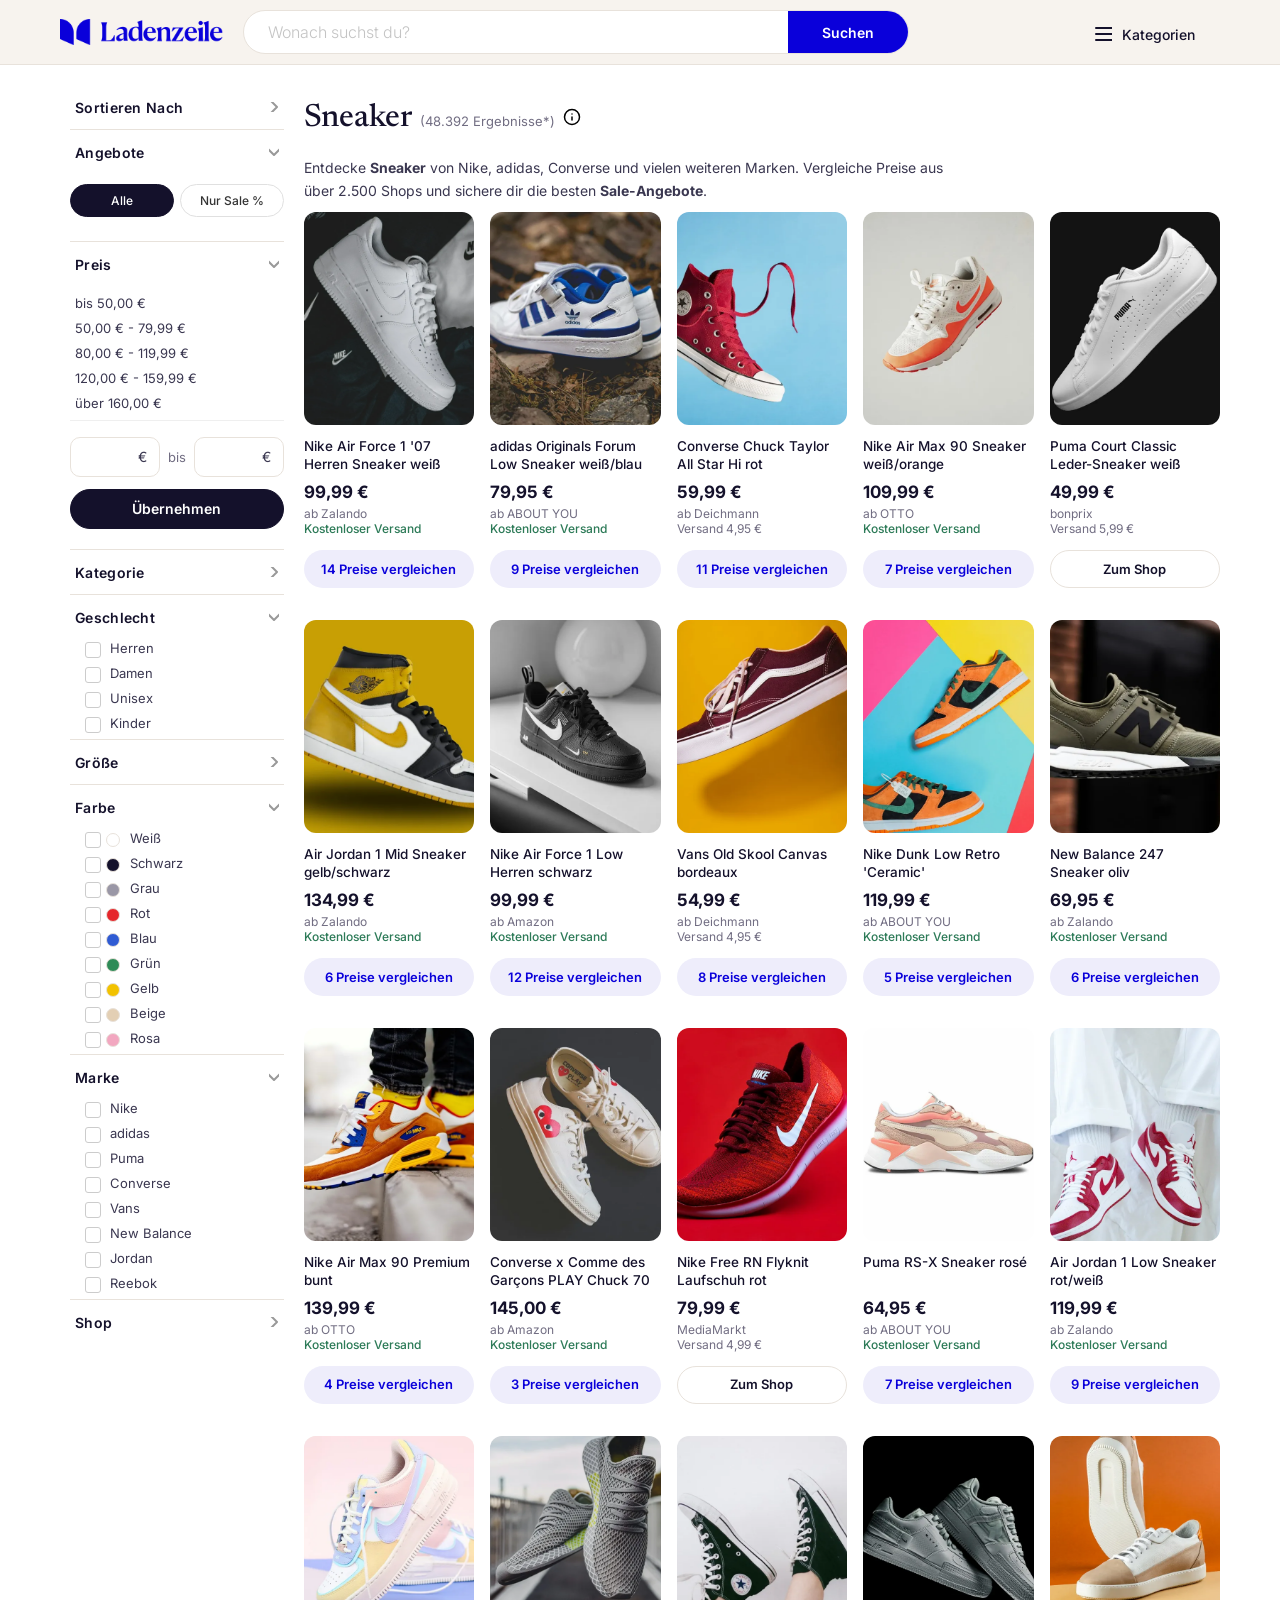
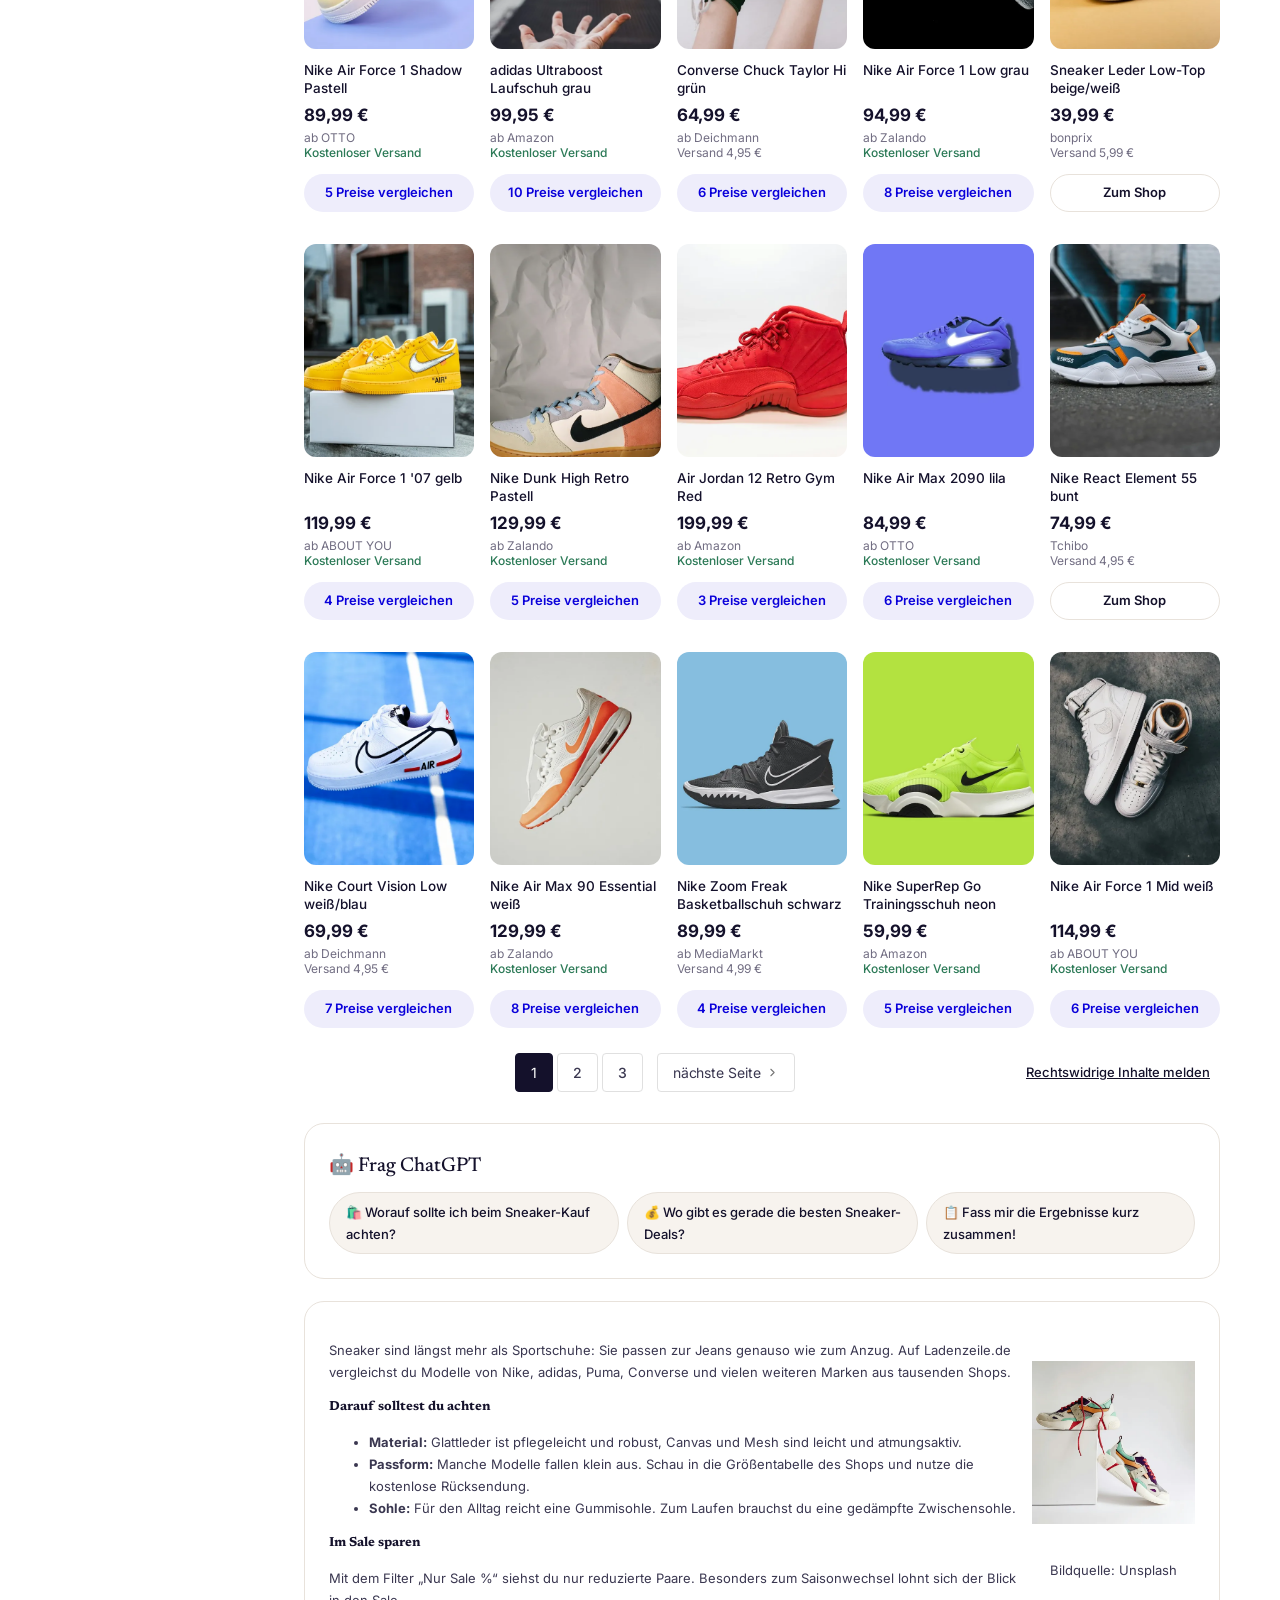
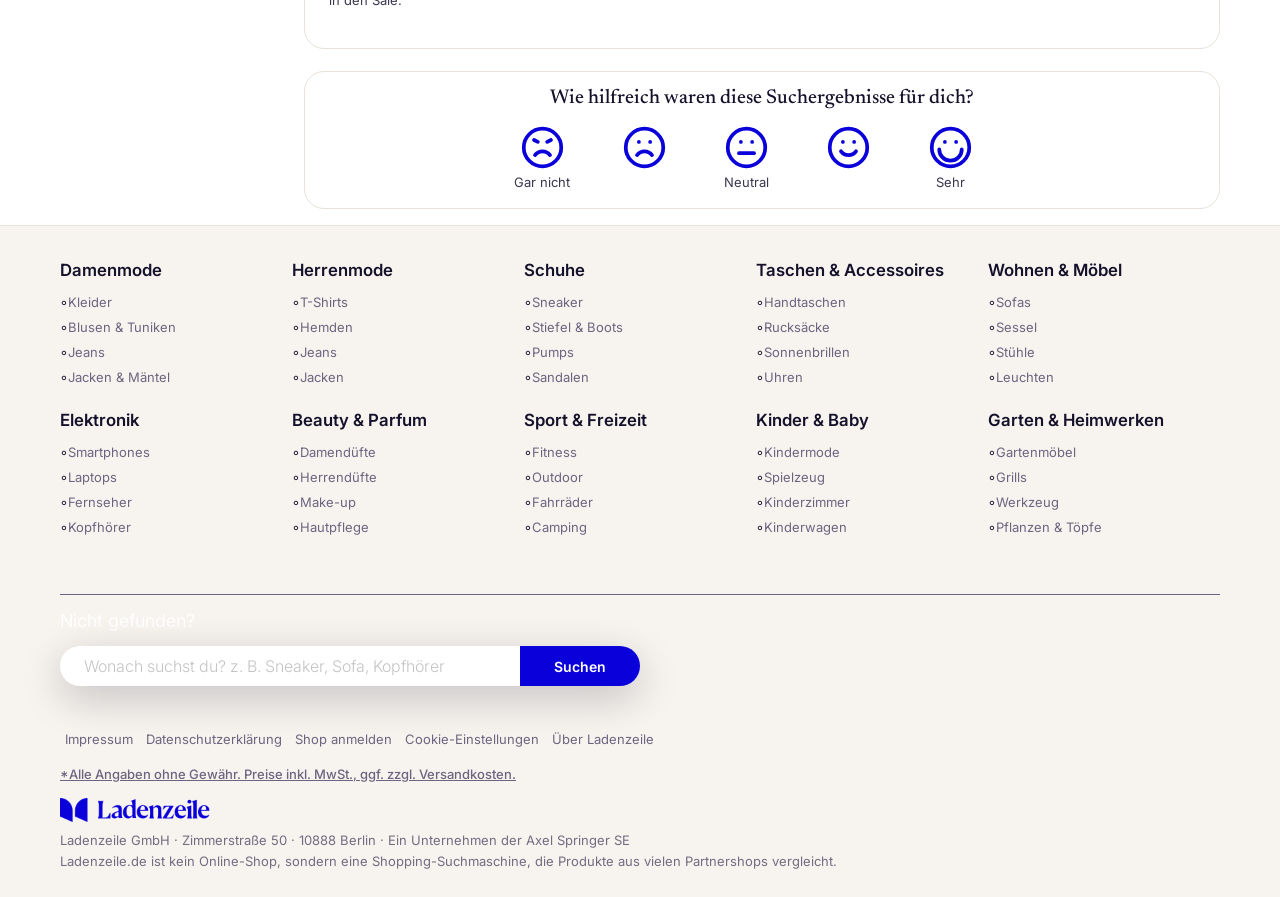
<file: shopalike/search.html>
<!DOCTYPE html>
<html lang="de"><head><meta http-equiv="Content-Type" content="text/html; charset=UTF-8">
        <meta name="viewport" content="width=device-width, initial-scale=1.0, maximum-scale=1.0, user-scalable=no">
        <title>Sneaker – Preise vergleichen &amp; günstig kaufen | Ladenzeile.de</title>
        <meta name="description" content="Sneaker im Preisvergleich: 48.392 Angebote von Nike, adidas, Converse &amp; Co. aus über 2.500 Shops.">
        <meta name="robots" content="noindex, nofollow">
    <link rel="preconnect" href="https://fonts.googleapis.com">
    <link rel="preconnect" href="https://fonts.gstatic.com" crossorigin>
    <link rel="stylesheet" href="https://fonts.googleapis.com/css2?family=Inter:wght@400;500;600;700&family=Newsreader:opsz,wght@6..72,400;6..72,500;6..72,600&display=swap">
    <style>/* Überschriften: Canela Deck (lizenziert) mit Newsreader als Fallback; Text: Segoe UI / Inter */</style>
    <link rel="stylesheet" href="assets/generic-03e04d1fc109a8a9955007eca2d3a61b.css">
    <link rel="stylesheet" href="assets/generic.comp-845ae385f353a82ee18e1c428d4deb9d.css">
        <noscript>
            <style>
                .lazy-load { display: none !important; }
                .collapse { display: block !important; }
                .toggle-icon-collapsible { display: none !important; }
            </style>
        </noscript>
    <script type="module" src="assets/index.module.js"></script></head>
    <body class="ladenzeile ladenzeile--search">
        <div id="wrapper">
    <div class="header container header-common">
        <div class="header-content container">
            <a href="index.html" class="logo"><img src="assets/ladenzeile-logo.png" alt="Ladenzeile.de" width="225" height="36"></a>
            <div class="header__category-menu">
    <div class="search-form-wrapper">
        <form action="search.html" method="GET" class="search-form">
            <input class="form-control search-input" placeholder="Wonach suchst du?" name="q" autocomplete="off" value="" aria-label="Wonach suchst du?" maxlength="256">
            <button type="submit" class="search-button" aria-label="Suchen">
                <span class="icon icon-search"></span>
                <span class="search-button-text">Suchen</span>
            </button>
        </form>
    </div>
    <nav class="category-menu">
    <input type="checkbox" id="toggle">
    <label class="category-menu-toggle" for="toggle">
        <span class="category-menu-toggle-icon"></span>
        <span class="category-menu-toggle-label">Kategorien</span>
    </label>
        <div class="drop-menu-container">
                <div class="drop-menu-title">Kategorien</div>
            <ul class="drop-menu" id="menu" style="list-style: none;">
    <li>
    <input id="sub-menu-toggle-cat-0" type="checkbox" class="toggle-check toggle" name="toggle">
    <input id="sub-menu-toggle-cat-0" type="radio" class="toggle-radio toggle" name="toggle" checked="">
    <label for="sub-menu-toggle-cat-0">Damenmode</label>
        <ul class="sub-menu sub-menu-large" style="list-style: none;">
            <li>
        <a class="" href="search.html" title="Kleider">
                Kleider
                <span class="chevron-right"></span>
        </a>
            </li>
            <li>
        <a class="" href="search.html" title="Blusen &amp; Tuniken">
                Blusen &amp; Tuniken
                <span class="chevron-right"></span>
        </a>
            </li>
            <li>
        <a class="" href="search.html" title="Jeans">
                Jeans
                <span class="chevron-right"></span>
        </a>
            </li>
            <li>
        <a class="" href="search.html" title="Jacken &amp; Mäntel">
                Jacken &amp; Mäntel
                <span class="chevron-right"></span>
        </a>
            </li>
            <li>
        <a class="" href="search.html" title="Strickmode">
                Strickmode
                <span class="chevron-right"></span>
        </a>
            </li>
            <li>
        <a class="" href="search.html" title="Röcke">
                Röcke
                <span class="chevron-right"></span>
        </a>
            </li>
            <li>
        <a class="" href="search.html" title="Bademode">
                Bademode
                <span class="chevron-right"></span>
        </a>
            </li>
            <li>
        <a class="" href="search.html" title="Dessous">
                Dessous
                <span class="chevron-right"></span>
        </a>
            </li>
        </ul>
    </li>
    <li>
    <input id="sub-menu-toggle-cat-1" type="checkbox" class="toggle-check toggle" name="toggle">
    <input id="sub-menu-toggle-cat-1" type="radio" class="toggle-radio toggle" name="toggle">
    <label for="sub-menu-toggle-cat-1">Herrenmode</label>
        <ul class="sub-menu sub-menu-large" style="list-style: none;">
            <li>
        <a class="" href="search.html" title="T-Shirts">
                T-Shirts
                <span class="chevron-right"></span>
        </a>
            </li>
            <li>
        <a class="" href="search.html" title="Hemden">
                Hemden
                <span class="chevron-right"></span>
        </a>
            </li>
            <li>
        <a class="" href="search.html" title="Jeans">
                Jeans
                <span class="chevron-right"></span>
        </a>
            </li>
            <li>
        <a class="" href="search.html" title="Jacken">
                Jacken
                <span class="chevron-right"></span>
        </a>
            </li>
            <li>
        <a class="" href="search.html" title="Pullover">
                Pullover
                <span class="chevron-right"></span>
        </a>
            </li>
            <li>
        <a class="" href="search.html" title="Anzüge">
                Anzüge
                <span class="chevron-right"></span>
        </a>
            </li>
            <li>
        <a class="" href="search.html" title="Sportbekleidung">
                Sportbekleidung
                <span class="chevron-right"></span>
        </a>
            </li>
        </ul>
    </li>
    <li>
    <input id="sub-menu-toggle-cat-2" type="checkbox" class="toggle-check toggle" name="toggle">
    <input id="sub-menu-toggle-cat-2" type="radio" class="toggle-radio toggle" name="toggle">
    <label for="sub-menu-toggle-cat-2">Schuhe</label>
        <ul class="sub-menu" style="list-style: none;">
            <li>
        <a class="" href="search.html" title="Sneaker">
                Sneaker
                <span class="chevron-right"></span>
        </a>
            </li>
            <li>
        <a class="" href="search.html" title="Stiefel &amp; Boots">
                Stiefel &amp; Boots
                <span class="chevron-right"></span>
        </a>
            </li>
            <li>
        <a class="" href="search.html" title="Pumps">
                Pumps
                <span class="chevron-right"></span>
        </a>
            </li>
            <li>
        <a class="" href="search.html" title="Sandalen">
                Sandalen
                <span class="chevron-right"></span>
        </a>
            </li>
            <li>
        <a class="" href="search.html" title="Laufschuhe">
                Laufschuhe
                <span class="chevron-right"></span>
        </a>
            </li>
            <li>
        <a class="" href="search.html" title="Kinderschuhe">
                Kinderschuhe
                <span class="chevron-right"></span>
        </a>
            </li>
        </ul>
    </li>
    <li>
    <input id="sub-menu-toggle-cat-3" type="checkbox" class="toggle-check toggle" name="toggle">
    <input id="sub-menu-toggle-cat-3" type="radio" class="toggle-radio toggle" name="toggle">
    <label for="sub-menu-toggle-cat-3">Taschen &amp; Accessoires</label>
        <ul class="sub-menu" style="list-style: none;">
            <li>
        <a class="" href="search.html" title="Handtaschen">
                Handtaschen
                <span class="chevron-right"></span>
        </a>
            </li>
            <li>
        <a class="" href="search.html" title="Rucksäcke">
                Rucksäcke
                <span class="chevron-right"></span>
        </a>
            </li>
            <li>
        <a class="" href="search.html" title="Sonnenbrillen">
                Sonnenbrillen
                <span class="chevron-right"></span>
        </a>
            </li>
            <li>
        <a class="" href="search.html" title="Uhren">
                Uhren
                <span class="chevron-right"></span>
        </a>
            </li>
            <li>
        <a class="" href="search.html" title="Schmuck">
                Schmuck
                <span class="chevron-right"></span>
        </a>
            </li>
            <li>
        <a class="" href="search.html" title="Gürtel">
                Gürtel
                <span class="chevron-right"></span>
        </a>
            </li>
        </ul>
    </li>
    <li>
    <input id="sub-menu-toggle-cat-4" type="checkbox" class="toggle-check toggle" name="toggle">
    <input id="sub-menu-toggle-cat-4" type="radio" class="toggle-radio toggle" name="toggle">
    <label for="sub-menu-toggle-cat-4">Wohnen &amp; Möbel</label>
        <ul class="sub-menu sub-menu-large" style="list-style: none;">
            <li>
        <a class="" href="search.html" title="Sofas">
                Sofas
                <span class="chevron-right"></span>
        </a>
            </li>
            <li>
        <a class="" href="search.html" title="Sessel">
                Sessel
                <span class="chevron-right"></span>
        </a>
            </li>
            <li>
        <a class="" href="search.html" title="Stühle">
                Stühle
                <span class="chevron-right"></span>
        </a>
            </li>
            <li>
        <a class="" href="search.html" title="Leuchten">
                Leuchten
                <span class="chevron-right"></span>
        </a>
            </li>
            <li>
        <a class="" href="search.html" title="Teppiche">
                Teppiche
                <span class="chevron-right"></span>
        </a>
            </li>
            <li>
        <a class="" href="search.html" title="Betten">
                Betten
                <span class="chevron-right"></span>
        </a>
            </li>
            <li>
        <a class="" href="search.html" title="Regale">
                Regale
                <span class="chevron-right"></span>
        </a>
            </li>
            <li>
        <a class="" href="search.html" title="Deko">
                Deko
                <span class="chevron-right"></span>
        </a>
            </li>
        </ul>
    </li>
    <li>
    <input id="sub-menu-toggle-cat-5" type="checkbox" class="toggle-check toggle" name="toggle">
    <input id="sub-menu-toggle-cat-5" type="radio" class="toggle-radio toggle" name="toggle">
    <label for="sub-menu-toggle-cat-5">Elektronik</label>
        <ul class="sub-menu" style="list-style: none;">
            <li>
        <a class="" href="search.html" title="Smartphones">
                Smartphones
                <span class="chevron-right"></span>
        </a>
            </li>
            <li>
        <a class="" href="search.html" title="Laptops">
                Laptops
                <span class="chevron-right"></span>
        </a>
            </li>
            <li>
        <a class="" href="search.html" title="Fernseher">
                Fernseher
                <span class="chevron-right"></span>
        </a>
            </li>
            <li>
        <a class="" href="search.html" title="Kopfhörer">
                Kopfhörer
                <span class="chevron-right"></span>
        </a>
            </li>
            <li>
        <a class="" href="search.html" title="Smartwatches">
                Smartwatches
                <span class="chevron-right"></span>
        </a>
            </li>
            <li>
        <a class="" href="search.html" title="Kameras">
                Kameras
                <span class="chevron-right"></span>
        </a>
            </li>
        </ul>
    </li>
    <li>
    <input id="sub-menu-toggle-cat-6" type="checkbox" class="toggle-check toggle" name="toggle">
    <input id="sub-menu-toggle-cat-6" type="radio" class="toggle-radio toggle" name="toggle">
    <label for="sub-menu-toggle-cat-6">Beauty &amp; Parfum</label>
        <ul class="sub-menu" style="list-style: none;">
            <li>
        <a class="" href="search.html" title="Damendüfte">
                Damendüfte
                <span class="chevron-right"></span>
        </a>
            </li>
            <li>
        <a class="" href="search.html" title="Herrendüfte">
                Herrendüfte
                <span class="chevron-right"></span>
        </a>
            </li>
            <li>
        <a class="" href="search.html" title="Make-up">
                Make-up
                <span class="chevron-right"></span>
        </a>
            </li>
            <li>
        <a class="" href="search.html" title="Hautpflege">
                Hautpflege
                <span class="chevron-right"></span>
        </a>
            </li>
            <li>
        <a class="" href="search.html" title="Haarpflege">
                Haarpflege
                <span class="chevron-right"></span>
        </a>
            </li>
        </ul>
    </li>
    <li>
    <input id="sub-menu-toggle-cat-7" type="checkbox" class="toggle-check toggle" name="toggle">
    <input id="sub-menu-toggle-cat-7" type="radio" class="toggle-radio toggle" name="toggle">
    <label for="sub-menu-toggle-cat-7">Sport &amp; Freizeit</label>
        <ul class="sub-menu" style="list-style: none;">
            <li>
        <a class="" href="search.html" title="Fitness">
                Fitness
                <span class="chevron-right"></span>
        </a>
            </li>
            <li>
        <a class="" href="search.html" title="Outdoor">
                Outdoor
                <span class="chevron-right"></span>
        </a>
            </li>
            <li>
        <a class="" href="search.html" title="Fahrräder">
                Fahrräder
                <span class="chevron-right"></span>
        </a>
            </li>
            <li>
        <a class="" href="search.html" title="Camping">
                Camping
                <span class="chevron-right"></span>
        </a>
            </li>
            <li>
        <a class="" href="search.html" title="Yoga">
                Yoga
                <span class="chevron-right"></span>
        </a>
            </li>
        </ul>
    </li>
    <li>
    <input id="sub-menu-toggle-cat-8" type="checkbox" class="toggle-check toggle" name="toggle">
    <input id="sub-menu-toggle-cat-8" type="radio" class="toggle-radio toggle" name="toggle">
    <label for="sub-menu-toggle-cat-8">Kinder &amp; Baby</label>
        <ul class="sub-menu" style="list-style: none;">
            <li>
        <a class="" href="search.html" title="Kindermode">
                Kindermode
                <span class="chevron-right"></span>
        </a>
            </li>
            <li>
        <a class="" href="search.html" title="Spielzeug">
                Spielzeug
                <span class="chevron-right"></span>
        </a>
            </li>
            <li>
        <a class="" href="search.html" title="Kinderzimmer">
                Kinderzimmer
                <span class="chevron-right"></span>
        </a>
            </li>
            <li>
        <a class="" href="search.html" title="Kinderwagen">
                Kinderwagen
                <span class="chevron-right"></span>
        </a>
            </li>
            <li>
        <a class="" href="search.html" title="Babyausstattung">
                Babyausstattung
                <span class="chevron-right"></span>
        </a>
            </li>
        </ul>
    </li>
    <li>
    <input id="sub-menu-toggle-cat-9" type="checkbox" class="toggle-check toggle" name="toggle">
    <input id="sub-menu-toggle-cat-9" type="radio" class="toggle-radio toggle" name="toggle">
    <label for="sub-menu-toggle-cat-9">Garten &amp; Heimwerken</label>
        <ul class="sub-menu" style="list-style: none;">
            <li>
        <a class="" href="search.html" title="Gartenmöbel">
                Gartenmöbel
                <span class="chevron-right"></span>
        </a>
            </li>
            <li>
        <a class="" href="search.html" title="Grills">
                Grills
                <span class="chevron-right"></span>
        </a>
            </li>
            <li>
        <a class="" href="search.html" title="Werkzeug">
                Werkzeug
                <span class="chevron-right"></span>
        </a>
            </li>
            <li>
        <a class="" href="search.html" title="Pflanzen &amp; Töpfe">
                Pflanzen &amp; Töpfe
                <span class="chevron-right"></span>
        </a>
            </li>
            <li>
        <a class="" href="search.html" title="Beleuchtung außen">
                Beleuchtung außen
                <span class="chevron-right"></span>
        </a>
            </li>
        </ul>
    </li>
            </ul>
        </div>
    </nav>
            </div>
        </div>
    </div>
        <div class="main-container ">
    <div class="container results">
    <aside class="sidebar grid-cell" id="sidebar">
        <div class="sidebar-content">
            <div class="sidebar-content-top">
                <input type="checkbox" id="show-price" class="sidebar-filter">
                <input type="checkbox" id="show-manufacturers" class="sidebar-filter">
<div class="sidebar__panel filter-sorting"> <input type="checkbox" class="sidebar-box-toggle" id="collapse-filter-sorting"> <label class="sidebar__panel-heading" for="collapse-filter-sorting"> <span class="sidebar__panel-title" title="Sortieren nach">Sortieren nach</span> <span class="sidebar__panel-heading__arrow"></span> </label> <div class="sidebar__panel-body-wrapper "> <span class="sorting-dropdown__item sorting-dropdown__selected">Beliebtheit</span><span class="encoded-link sorting-dropdown__item sorting-dropdown__not_selected" data-link="c2VhcmNoLmh0bWw="> Preis aufsteigend </span><span class="encoded-link sorting-dropdown__item sorting-dropdown__not_selected" data-link="c2VhcmNoLmh0bWw="> Preis absteigend </span><span class="encoded-link sorting-dropdown__item sorting-dropdown__not_selected" data-link="c2VhcmNoLmh0bWw="> Neuheiten </span> </div> </div>
<div class="sidebar__panel filter-offer-condition"> <input type="checkbox" class="sidebar-box-toggle" id="collapse-filter-offer-condition" checked=""> <label class="sidebar__panel-heading" for="collapse-filter-offer-condition"> <span class="sidebar__panel-title" title="Angebote">Angebote</span> <span class="sidebar__panel-heading__arrow"></span> </label> <div class="sidebar__panel-body-wrapper "> <div class="offer-condition__body"> <span class="encoded-link offer-condition__item active" data-link="c2VhcmNoLmh0bWw="> Alle </span> <span class="encoded-link offer-condition__item " data-link="c2VhcmNoLmh0bWw="> Nur Sale % </span> </div> </div> </div>
<div class="sidebar__panel filter-price-range"> <input type="checkbox" class="sidebar-box-toggle" id="collapse-filter-price-range" checked=""> <label class="sidebar__panel-heading" for="collapse-filter-price-range"> <span class="sidebar__panel-title" title="Preis">Preis</span> <span class="sidebar__panel-heading__arrow"></span> </label> <div class="sidebar__panel-body-wrapper "> <div class="filter price-range"> <div class="price-range-groups"> <span class="filter-item__encoded-link sidebar__filter-item" data-link="c2VhcmNoLmh0bWw=" data-value="price-range-groups"> <span class="filter-item-text filter-item-link">bis 50,00&nbsp;€</span> </span><span class="filter-item__encoded-link sidebar__filter-item" data-link="c2VhcmNoLmh0bWw=" data-value="price-range-groups"> <span class="filter-item-text filter-item-link">50,00&nbsp;€ - 79,99&nbsp;€</span> </span><span class="filter-item__encoded-link sidebar__filter-item" data-link="c2VhcmNoLmh0bWw=" data-value="price-range-groups"> <span class="filter-item-text filter-item-link">80,00&nbsp;€ - 119,99&nbsp;€</span> </span><span class="filter-item__encoded-link sidebar__filter-item" data-link="c2VhcmNoLmh0bWw=" data-value="price-range-groups"> <span class="filter-item-text filter-item-link">120,00&nbsp;€ - 159,99&nbsp;€</span> </span><span class="filter-item__encoded-link sidebar__filter-item" data-link="c2VhcmNoLmh0bWw=" data-value="price-range-groups"> <span class="filter-item-text filter-item-link">über 160,00&nbsp;€</span> </span> </div> <form method="GET" action="search.html"> <div class="price-range__inputs"> <div class="input-group currency-right"> <input id="price-range-input-von" type="text" name="price_from" class="price-range-input" value="" autocomplete="off" pattern="\d+" aria-label="von"> <span class="icon-currency-eur"></span> </div> <span class="price-range__separator">bis</span> <div class="input-group currency-right"> <input id="price-range-input-bis" type="text" name="price_to" class="price-range-input" value="" autocomplete="off" pattern="\d+" aria-label="bis"> <span class="icon-currency-eur"></span> </div> </div> <div class="price-range-slider__wrapper"> <div class="price-range-slider"></div> </div> <button type="submit" class="button secondary">Übernehmen</button> </form> </div> </div> </div>
<div class="sidebar__panel filter-categories"> <input type="checkbox" class="sidebar-box-toggle" id="collapse-filter-categories"> <label class="sidebar__panel-heading" for="collapse-filter-categories"> <span class="sidebar__panel-title" title="Kategorie">Kategorie</span> <span class="sidebar__panel-heading__arrow"></span> </label> <div class="sidebar__panel-body-wrapper "> <span class="filter-item__encoded-link sidebar__filter-item" data-link="c2VhcmNoLmh0bWw=" data-value="category"> <span class="filter-item-text filter-item-link">Herren-Sneaker</span> </span><span class="filter-item__encoded-link sidebar__filter-item" data-link="c2VhcmNoLmh0bWw=" data-value="category"> <span class="filter-item-text filter-item-link">Damen-Sneaker</span> </span><span class="filter-item__encoded-link sidebar__filter-item" data-link="c2VhcmNoLmh0bWw=" data-value="category"> <span class="filter-item-text filter-item-link">Kinder-Sneaker</span> </span><span class="filter-item__encoded-link sidebar__filter-item" data-link="c2VhcmNoLmh0bWw=" data-value="category"> <span class="filter-item-text filter-item-link">Laufschuhe</span> </span><span class="filter-item__encoded-link sidebar__filter-item" data-link="c2VhcmNoLmh0bWw=" data-value="category"> <span class="filter-item-text filter-item-link">Basketballschuhe</span> </span> </div> </div>
<div class="sidebar__panel filter-gender"> <input type="checkbox" class="sidebar-box-toggle" id="collapse-filter-gender" checked=""> <label class="sidebar__panel-heading" for="collapse-filter-gender"> <span class="sidebar__panel-title" title="Geschlecht">Geschlecht</span> <span class="sidebar__panel-heading__arrow"></span> </label> <div class="sidebar__panel-body-wrapper "> <span class="filter-item__encoded-link sidebar__filter-item" data-link="c2VhcmNoLmh0bWw=" data-value="gender"> <span class="filter-item-text checkbox "> Herren </span> </span><span class="filter-item__encoded-link sidebar__filter-item" data-link="c2VhcmNoLmh0bWw=" data-value="gender"> <span class="filter-item-text checkbox "> Damen </span> </span><span class="filter-item__encoded-link sidebar__filter-item" data-link="c2VhcmNoLmh0bWw=" data-value="gender"> <span class="filter-item-text checkbox "> Unisex </span> </span><span class="filter-item__encoded-link sidebar__filter-item" data-link="c2VhcmNoLmh0bWw=" data-value="gender"> <span class="filter-item-text checkbox "> Kinder </span> </span> </div> </div>
<div class="sidebar__panel filter-size"> <input type="checkbox" class="sidebar-box-toggle" id="collapse-filter-size"> <label class="sidebar__panel-heading" for="collapse-filter-size"> <span class="sidebar__panel-title" title="Größe">Größe</span> <span class="sidebar__panel-heading__arrow"></span> </label> <div class="sidebar__panel-body-wrapper "> <span class="filter-item__encoded-link sidebar__filter-item" data-link="c2VhcmNoLmh0bWw=" data-value="size"> <span class="filter-item-text checkbox "> 36 </span> </span><span class="filter-item__encoded-link sidebar__filter-item" data-link="c2VhcmNoLmh0bWw=" data-value="size"> <span class="filter-item-text checkbox "> 37 </span> </span><span class="filter-item__encoded-link sidebar__filter-item" data-link="c2VhcmNoLmh0bWw=" data-value="size"> <span class="filter-item-text checkbox "> 38 </span> </span><span class="filter-item__encoded-link sidebar__filter-item" data-link="c2VhcmNoLmh0bWw=" data-value="size"> <span class="filter-item-text checkbox "> 39 </span> </span><span class="filter-item__encoded-link sidebar__filter-item" data-link="c2VhcmNoLmh0bWw=" data-value="size"> <span class="filter-item-text checkbox "> 40 </span> </span><span class="filter-item__encoded-link sidebar__filter-item" data-link="c2VhcmNoLmh0bWw=" data-value="size"> <span class="filter-item-text checkbox "> 41 </span> </span><span class="filter-item__encoded-link sidebar__filter-item" data-link="c2VhcmNoLmh0bWw=" data-value="size"> <span class="filter-item-text checkbox "> 42 </span> </span><span class="filter-item__encoded-link sidebar__filter-item" data-link="c2VhcmNoLmh0bWw=" data-value="size"> <span class="filter-item-text checkbox "> 43 </span> </span><span class="filter-item__encoded-link sidebar__filter-item" data-link="c2VhcmNoLmh0bWw=" data-value="size"> <span class="filter-item-text checkbox "> 44 </span> </span><span class="filter-item__encoded-link sidebar__filter-item" data-link="c2VhcmNoLmh0bWw=" data-value="size"> <span class="filter-item-text checkbox "> 45 </span> </span><span class="filter-item__encoded-link sidebar__filter-item" data-link="c2VhcmNoLmh0bWw=" data-value="size"> <span class="filter-item-text checkbox "> 46 </span> </span> </div> </div>
<div class="sidebar__panel filter-color"> <input type="checkbox" class="sidebar-box-toggle" id="collapse-filter-color" checked=""> <label class="sidebar__panel-heading" for="collapse-filter-color"> <span class="sidebar__panel-title" title="Farbe">Farbe</span> <span class="sidebar__panel-heading__arrow"></span> </label> <div class="sidebar__panel-body-wrapper "> <span class="filter-item__encoded-link sidebar__filter-item" data-link="c2VhcmNoLmh0bWw=" data-value="color"> <span class="filter-item-text checkbox "><i class="lz-swatch" style="background:#ffffff"></i> Weiß </span> </span><span class="filter-item__encoded-link sidebar__filter-item" data-link="c2VhcmNoLmh0bWw=" data-value="color"> <span class="filter-item-text checkbox "><i class="lz-swatch" style="background:#14112b"></i> Schwarz </span> </span><span class="filter-item__encoded-link sidebar__filter-item" data-link="c2VhcmNoLmh0bWw=" data-value="color"> <span class="filter-item-text checkbox "><i class="lz-swatch" style="background:#9a97a6"></i> Grau </span> </span><span class="filter-item__encoded-link sidebar__filter-item" data-link="c2VhcmNoLmh0bWw=" data-value="color"> <span class="filter-item-text checkbox "><i class="lz-swatch" style="background:#e5262b"></i> Rot </span> </span><span class="filter-item__encoded-link sidebar__filter-item" data-link="c2VhcmNoLmh0bWw=" data-value="color"> <span class="filter-item-text checkbox "><i class="lz-swatch" style="background:#2f5bd3"></i> Blau </span> </span><span class="filter-item__encoded-link sidebar__filter-item" data-link="c2VhcmNoLmh0bWw=" data-value="color"> <span class="filter-item-text checkbox "><i class="lz-swatch" style="background:#2e8b57"></i> Grün </span> </span><span class="filter-item__encoded-link sidebar__filter-item" data-link="c2VhcmNoLmh0bWw=" data-value="color"> <span class="filter-item-text checkbox "><i class="lz-swatch" style="background:#f2c200"></i> Gelb </span> </span><span class="filter-item__encoded-link sidebar__filter-item" data-link="c2VhcmNoLmh0bWw=" data-value="color"> <span class="filter-item-text checkbox "><i class="lz-swatch" style="background:#e3cfb4"></i> Beige </span> </span><span class="filter-item__encoded-link sidebar__filter-item" data-link="c2VhcmNoLmh0bWw=" data-value="color"> <span class="filter-item-text checkbox "><i class="lz-swatch" style="background:#f2a7c0"></i> Rosa </span> </span> </div> </div>
<div class="sidebar__panel filter-manufacturers"> <input type="checkbox" class="sidebar-box-toggle" id="collapse-filter-manufacturers" checked=""> <label class="sidebar__panel-heading" for="collapse-filter-manufacturers"> <span class="sidebar__panel-title" title="Marke">Marke</span> <span class="sidebar__panel-heading__arrow"></span> </label> <div class="sidebar__panel-body-wrapper "> <span class="filter-item__encoded-link sidebar__filter-item" data-link="c2VhcmNoLmh0bWw=" data-value="manufacturers"> <span class="filter-item-text checkbox "> Nike </span> </span><span class="filter-item__encoded-link sidebar__filter-item" data-link="c2VhcmNoLmh0bWw=" data-value="manufacturers"> <span class="filter-item-text checkbox "> adidas </span> </span><span class="filter-item__encoded-link sidebar__filter-item" data-link="c2VhcmNoLmh0bWw=" data-value="manufacturers"> <span class="filter-item-text checkbox "> Puma </span> </span><span class="filter-item__encoded-link sidebar__filter-item" data-link="c2VhcmNoLmh0bWw=" data-value="manufacturers"> <span class="filter-item-text checkbox "> Converse </span> </span><span class="filter-item__encoded-link sidebar__filter-item" data-link="c2VhcmNoLmh0bWw=" data-value="manufacturers"> <span class="filter-item-text checkbox "> Vans </span> </span><span class="filter-item__encoded-link sidebar__filter-item" data-link="c2VhcmNoLmh0bWw=" data-value="manufacturers"> <span class="filter-item-text checkbox "> New Balance </span> </span><span class="filter-item__encoded-link sidebar__filter-item" data-link="c2VhcmNoLmh0bWw=" data-value="manufacturers"> <span class="filter-item-text checkbox "> Jordan </span> </span><span class="filter-item__encoded-link sidebar__filter-item" data-link="c2VhcmNoLmh0bWw=" data-value="manufacturers"> <span class="filter-item-text checkbox "> Reebok </span> </span> </div> </div>
<div class="sidebar__panel filter-shops"> <input type="checkbox" class="sidebar-box-toggle" id="collapse-filter-shops"> <label class="sidebar__panel-heading" for="collapse-filter-shops"> <span class="sidebar__panel-title" title="Shop">Shop</span> <span class="sidebar__panel-heading__arrow"></span> </label> <div class="sidebar__panel-body-wrapper "> <span class="filter-item__encoded-link sidebar__filter-item" data-link="c2VhcmNoLmh0bWw=" data-value="shops"> <span class="filter-item-text checkbox "> Zalando </span> </span><span class="filter-item__encoded-link sidebar__filter-item" data-link="c2VhcmNoLmh0bWw=" data-value="shops"> <span class="filter-item-text checkbox "> ABOUT YOU </span> </span><span class="filter-item__encoded-link sidebar__filter-item" data-link="c2VhcmNoLmh0bWw=" data-value="shops"> <span class="filter-item-text checkbox "> OTTO </span> </span><span class="filter-item__encoded-link sidebar__filter-item" data-link="c2VhcmNoLmh0bWw=" data-value="shops"> <span class="filter-item-text checkbox "> Amazon </span> </span><span class="filter-item__encoded-link sidebar__filter-item" data-link="c2VhcmNoLmh0bWw=" data-value="shops"> <span class="filter-item-text checkbox "> Deichmann </span> </span><span class="filter-item__encoded-link sidebar__filter-item" data-link="c2VhcmNoLmh0bWw=" data-value="shops"> <span class="filter-item-text checkbox "> bonprix </span> </span><span class="filter-item__encoded-link sidebar__filter-item" data-link="c2VhcmNoLmh0bWw=" data-value="shops"> <span class="filter-item-text checkbox "> MediaMarkt </span> </span><span class="filter-item__encoded-link sidebar__filter-item" data-link="c2VhcmNoLmh0bWw=" data-value="shops"> <span class="filter-item-text checkbox "> Tchibo </span> </span> </div> </div>
            </div>
        </div>
        <a class="sidebar-close-panel" href="#" aria-label="Close" onclick="document.querySelectorAll('.sidebar-filter').forEach(el =&gt; el.checked = false);">Schließen</a>
    </aside>

    <section class="content grid-cell">
    <div class="toolbar">
            <h1 id="results-title">Sneaker</h1>
            <span class="small">(48.392 Ergebnisse*)</span>
        <a class="ranking-link" href="#" title="Mehr Informationen zu diesen Ergebnissen"></a>
    </div>
    <div class="filter-bar">
                <label for="show-price" class="filter-button  filter-left filter-button--bordered" onclick="window.location='#sidebar'">
                    Preis
                    <span class="icon icon-down"></span>
                </label>
                <label for="show-manufacturers" class="filter-button  filter-left filter-button--bordered" onclick="window.location='#sidebar'">
                    Marke
                    <span class="icon icon-down"></span>
                </label>
        <a id="filter-button" class="filter-button  filter-button--bordered" href="#sidebar">
            <span class="icon icon-filter"></span>
            Filter
        </a>
    </div>
            <div class="editorial-text editorial-text--teaser">
                <p>Entdecke <strong>Sneaker</strong> von Nike, adidas, Converse und vielen weiteren Marken. Vergleiche Preise aus über 2.500 Shops und sichere dir die besten <strong>Sale-Angebote</strong>.</p>
            </div>
    <div class="responsive-grid">
            <div class="responsive-grid__cell">
<span class="encoded-link tile-content offer-cluster" data-link="cHJvZHVjdC5odG1s"> <div class="tile-img-container"> <picture class="image lazy-load"> <img src="assets/img/af1-white.webp" data-src="assets/img/af1-white.webp" alt="Nike Air Force 1 &#x27;07 Herren Sneaker weiß" title="" class="tile-content__img"> </picture> <noscript class="image"> <img src="assets/img/af1-white.webp" alt="Nike Air Force 1 &#x27;07 Herren Sneaker weiß" title="" class="tile-content__img"> </noscript> </div> <div class="offer-badges">  </div> <div class="tile-body"> <a href="product.html" title="Nike Air Force 1 &#x27;07 Herren Sneaker weiß" data-link="cHJvZHVjdC5odG1s" class="tile-text encoded-link">Nike Air Force 1 &#x27;07 Herren Sneaker weiß</a> <div class="price"> 99,99&nbsp;€ <div class="price__base"> </div> </div> <div class="button primary cluster"> 14 Preise vergleichen </div> <div class="shipment"> <div class="shop-name">ab Zalando</div> <div class="shipping-cost free"> Kostenloser Versand </div> </div> </div> </span>            </div>
            <div class="responsive-grid__cell">
<span class="encoded-link tile-content offer-cluster" data-link="cHJvZHVjdC5odG1s"> <div class="tile-img-container"> <picture class="image lazy-load"> <img src="assets/img/s-adidas-forum.webp" data-src="assets/img/s-adidas-forum.webp" alt="adidas Originals Forum Low Sneaker weiß/blau" title="" class="tile-content__img"> </picture> <noscript class="image"> <img src="assets/img/s-adidas-forum.webp" alt="adidas Originals Forum Low Sneaker weiß/blau" title="" class="tile-content__img"> </noscript> </div> <div class="offer-badges">  </div> <div class="tile-body"> <a href="product.html" title="adidas Originals Forum Low Sneaker weiß/blau" data-link="cHJvZHVjdC5odG1s" class="tile-text encoded-link">adidas Originals Forum Low Sneaker weiß/blau</a> <div class="price"> 79,95&nbsp;€ <div class="price__base"> </div> </div> <div class="button primary cluster"> 9 Preise vergleichen </div> <div class="shipment"> <div class="shop-name">ab ABOUT YOU</div> <div class="shipping-cost free"> Kostenloser Versand </div> </div> </div> </span>            </div>
            <div class="responsive-grid__cell">
<span class="encoded-link tile-content offer-cluster" data-link="cHJvZHVjdC5odG1s"> <div class="tile-img-container"> <picture class="image lazy-load"> <img src="assets/img/s-converse-red.webp" data-src="assets/img/s-converse-red.webp" alt="Converse Chuck Taylor All Star Hi rot" title="" class="tile-content__img"> </picture> <noscript class="image"> <img src="assets/img/s-converse-red.webp" alt="Converse Chuck Taylor All Star Hi rot" title="" class="tile-content__img"> </noscript> </div> <div class="offer-badges">  </div> <div class="tile-body"> <a href="product.html" title="Converse Chuck Taylor All Star Hi rot" data-link="cHJvZHVjdC5odG1s" class="tile-text encoded-link">Converse Chuck Taylor All Star Hi rot</a> <div class="price"> 59,99&nbsp;€ <div class="price__base"> </div> </div> <div class="button primary cluster"> 11 Preise vergleichen </div> <div class="shipment"> <div class="shop-name">ab Deichmann</div> <div class="shipping-cost "> Versand 4,95 € </div> </div> </div> </span>            </div>
            <div class="responsive-grid__cell">
<span class="encoded-link tile-content offer-cluster" data-link="cHJvZHVjdC5odG1s"> <div class="tile-img-container"> <picture class="image lazy-load"> <img src="assets/img/airmax-wo.webp" data-src="assets/img/airmax-wo.webp" alt="Nike Air Max 90 Sneaker weiß/orange" title="" class="tile-content__img"> </picture> <noscript class="image"> <img src="assets/img/airmax-wo.webp" alt="Nike Air Max 90 Sneaker weiß/orange" title="" class="tile-content__img"> </noscript> </div> <div class="offer-badges">  </div> <div class="tile-body"> <a href="product.html" title="Nike Air Max 90 Sneaker weiß/orange" data-link="cHJvZHVjdC5odG1s" class="tile-text encoded-link">Nike Air Max 90 Sneaker weiß/orange</a> <div class="price"> 109,99&nbsp;€ <div class="price__base"> </div> </div> <div class="button primary cluster"> 7 Preise vergleichen </div> <div class="shipment"> <div class="shop-name">ab OTTO</div> <div class="shipping-cost free"> Kostenloser Versand </div> </div> </div> </span>            </div>
            <div class="responsive-grid__cell">
<span class="encoded-link tile-content offer-item" data-link="cHJvZHVjdC5odG1s"> <div class="tile-img-container"> <picture class="image lazy-load"> <img src="assets/img/puma-white.webp" data-src="assets/img/puma-white.webp" alt="Puma Court Classic Leder-Sneaker weiß" title="" class="tile-content__img"> </picture> <noscript class="image"> <img src="assets/img/puma-white.webp" alt="Puma Court Classic Leder-Sneaker weiß" title="" class="tile-content__img"> </noscript> </div> <div class="offer-badges">  </div> <div class="tile-body"> <div title="Puma Court Classic Leder-Sneaker weiß" class="tile-text">Puma Court Classic Leder-Sneaker weiß</div> <div class="price"> 49,99&nbsp;€ <div class="price__base"> </div> </div> <div class="button primary"> Zum Shop </div> <div class="shipment"> <div class="shop-name">bonprix</div> <div class="shipping-cost "> Versand 5,99 € </div> </div> </div> </span>            </div>
            <div class="responsive-grid__cell">
<span class="encoded-link tile-content offer-cluster" data-link="cHJvZHVjdC5odG1s"> <div class="tile-img-container"> <picture class="image lazy-load"> <img src="assets/img/s-jordan-yellow.webp" data-src="assets/img/s-jordan-yellow.webp" alt="Air Jordan 1 Mid Sneaker gelb/schwarz" title="" class="tile-content__img"> </picture> <noscript class="image"> <img src="assets/img/s-jordan-yellow.webp" alt="Air Jordan 1 Mid Sneaker gelb/schwarz" title="" class="tile-content__img"> </noscript> </div> <div class="offer-badges">  </div> <div class="tile-body"> <a href="product.html" title="Air Jordan 1 Mid Sneaker gelb/schwarz" data-link="cHJvZHVjdC5odG1s" class="tile-text encoded-link">Air Jordan 1 Mid Sneaker gelb/schwarz</a> <div class="price"> 134,99&nbsp;€ <div class="price__base"> </div> </div> <div class="button primary cluster"> 6 Preise vergleichen </div> <div class="shipment"> <div class="shop-name">ab Zalando</div> <div class="shipping-cost free"> Kostenloser Versand </div> </div> </div> </span>            </div>
            <div class="responsive-grid__cell">
<span class="encoded-link tile-content offer-cluster" data-link="cHJvZHVjdC5odG1s"> <div class="tile-img-container"> <picture class="image lazy-load"> <img src="assets/img/s-af1-black.webp" data-src="assets/img/s-af1-black.webp" alt="Nike Air Force 1 Low Herren schwarz" title="" class="tile-content__img"> </picture> <noscript class="image"> <img src="assets/img/s-af1-black.webp" alt="Nike Air Force 1 Low Herren schwarz" title="" class="tile-content__img"> </noscript> </div> <div class="offer-badges">  </div> <div class="tile-body"> <a href="product.html" title="Nike Air Force 1 Low Herren schwarz" data-link="cHJvZHVjdC5odG1s" class="tile-text encoded-link">Nike Air Force 1 Low Herren schwarz</a> <div class="price"> 99,99&nbsp;€ <div class="price__base"> </div> </div> <div class="button primary cluster"> 12 Preise vergleichen </div> <div class="shipment"> <div class="shop-name">ab Amazon</div> <div class="shipping-cost free"> Kostenloser Versand </div> </div> </div> </span>            </div>
            <div class="responsive-grid__cell">
<span class="encoded-link tile-content offer-cluster" data-link="cHJvZHVjdC5odG1s"> <div class="tile-img-container"> <picture class="image lazy-load"> <img src="assets/img/vans.webp" data-src="assets/img/vans.webp" alt="Vans Old Skool Canvas bordeaux" title="" class="tile-content__img"> </picture> <noscript class="image"> <img src="assets/img/vans.webp" alt="Vans Old Skool Canvas bordeaux" title="" class="tile-content__img"> </noscript> </div> <div class="offer-badges">  </div> <div class="tile-body"> <a href="product.html" title="Vans Old Skool Canvas bordeaux" data-link="cHJvZHVjdC5odG1s" class="tile-text encoded-link">Vans Old Skool Canvas bordeaux</a> <div class="price"> 54,99&nbsp;€ <div class="price__base"> </div> </div> <div class="button primary cluster"> 8 Preise vergleichen </div> <div class="shipment"> <div class="shop-name">ab Deichmann</div> <div class="shipping-cost "> Versand 4,95 € </div> </div> </div> </span>            </div>
            <div class="responsive-grid__cell">
<span class="encoded-link tile-content offer-cluster" data-link="cHJvZHVjdC5odG1s"> <div class="tile-img-container"> <picture class="image lazy-load"> <img src="assets/img/s-dunk-orange.webp" data-src="assets/img/s-dunk-orange.webp" alt="Nike Dunk Low Retro &#x27;Ceramic&#x27;" title="" class="tile-content__img"> </picture> <noscript class="image"> <img src="assets/img/s-dunk-orange.webp" alt="Nike Dunk Low Retro &#x27;Ceramic&#x27;" title="" class="tile-content__img"> </noscript> </div> <div class="offer-badges">  </div> <div class="tile-body"> <a href="product.html" title="Nike Dunk Low Retro &#x27;Ceramic&#x27;" data-link="cHJvZHVjdC5odG1s" class="tile-text encoded-link">Nike Dunk Low Retro &#x27;Ceramic&#x27;</a> <div class="price"> 119,99&nbsp;€ <div class="price__base"> </div> </div> <div class="button primary cluster"> 5 Preise vergleichen </div> <div class="shipment"> <div class="shop-name">ab ABOUT YOU</div> <div class="shipping-cost free"> Kostenloser Versand </div> </div> </div> </span>            </div>
            <div class="responsive-grid__cell">
<span class="encoded-link tile-content offer-cluster" data-link="cHJvZHVjdC5odG1s"> <div class="tile-img-container"> <picture class="image lazy-load"> <img src="assets/img/nb-olive.webp" data-src="assets/img/nb-olive.webp" alt="New Balance 247 Sneaker oliv" title="" class="tile-content__img"> </picture> <noscript class="image"> <img src="assets/img/nb-olive.webp" alt="New Balance 247 Sneaker oliv" title="" class="tile-content__img"> </noscript> </div> <div class="offer-badges">  </div> <div class="tile-body"> <a href="product.html" title="New Balance 247 Sneaker oliv" data-link="cHJvZHVjdC5odG1s" class="tile-text encoded-link">New Balance 247 Sneaker oliv</a> <div class="price"> 69,95&nbsp;€ <div class="price__base"> </div> </div> <div class="button primary cluster"> 6 Preise vergleichen </div> <div class="shipment"> <div class="shop-name">ab Zalando</div> <div class="shipping-cost free"> Kostenloser Versand </div> </div> </div> </span>            </div>
            <div class="responsive-grid__cell">
<span class="encoded-link tile-content offer-cluster" data-link="cHJvZHVjdC5odG1s"> <div class="tile-img-container"> <picture class="image lazy-load"> <img src="assets/img/s-airmax-colorful.webp" data-src="assets/img/s-airmax-colorful.webp" alt="Nike Air Max 90 Premium bunt" title="" class="tile-content__img"> </picture> <noscript class="image"> <img src="assets/img/s-airmax-colorful.webp" alt="Nike Air Max 90 Premium bunt" title="" class="tile-content__img"> </noscript> </div> <div class="offer-badges">  </div> <div class="tile-body"> <a href="product.html" title="Nike Air Max 90 Premium bunt" data-link="cHJvZHVjdC5odG1s" class="tile-text encoded-link">Nike Air Max 90 Premium bunt</a> <div class="price"> 139,99&nbsp;€ <div class="price__base"> </div> </div> <div class="button primary cluster"> 4 Preise vergleichen </div> <div class="shipment"> <div class="shop-name">ab OTTO</div> <div class="shipping-cost free"> Kostenloser Versand </div> </div> </div> </span>            </div>
            <div class="responsive-grid__cell">
<span class="encoded-link tile-content offer-cluster" data-link="cHJvZHVjdC5odG1s"> <div class="tile-img-container"> <picture class="image lazy-load"> <img src="assets/img/s-cdg-converse.webp" data-src="assets/img/s-cdg-converse.webp" alt="Converse x Comme des Garçons PLAY Chuck 70" title="" class="tile-content__img"> </picture> <noscript class="image"> <img src="assets/img/s-cdg-converse.webp" alt="Converse x Comme des Garçons PLAY Chuck 70" title="" class="tile-content__img"> </noscript> </div> <div class="offer-badges">  </div> <div class="tile-body"> <a href="product.html" title="Converse x Comme des Garçons PLAY Chuck 70" data-link="cHJvZHVjdC5odG1s" class="tile-text encoded-link">Converse x Comme des Garçons PLAY Chuck 70</a> <div class="price"> 145,00&nbsp;€ <div class="price__base"> </div> </div> <div class="button primary cluster"> 3 Preise vergleichen </div> <div class="shipment"> <div class="shop-name">ab Amazon</div> <div class="shipping-cost free"> Kostenloser Versand </div> </div> </div> </span>            </div>
            <div class="responsive-grid__cell">
<span class="encoded-link tile-content offer-item" data-link="cHJvZHVjdC5odG1s"> <div class="tile-img-container"> <picture class="image lazy-load"> <img src="assets/img/nike-red.webp" data-src="assets/img/nike-red.webp" alt="Nike Free RN Flyknit Laufschuh rot" title="" class="tile-content__img"> </picture> <noscript class="image"> <img src="assets/img/nike-red.webp" alt="Nike Free RN Flyknit Laufschuh rot" title="" class="tile-content__img"> </noscript> </div> <div class="offer-badges">  </div> <div class="tile-body"> <div title="Nike Free RN Flyknit Laufschuh rot" class="tile-text">Nike Free RN Flyknit Laufschuh rot</div> <div class="price"> 79,99&nbsp;€ <div class="price__base"> </div> </div> <div class="button primary"> Zum Shop </div> <div class="shipment"> <div class="shop-name">MediaMarkt</div> <div class="shipping-cost "> Versand 4,99 € </div> </div> </div> </span>            </div>
            <div class="responsive-grid__cell">
<span class="encoded-link tile-content offer-cluster" data-link="cHJvZHVjdC5odG1s"> <div class="tile-img-container"> <picture class="image lazy-load"> <img src="assets/img/s-puma-rs.webp" data-src="assets/img/s-puma-rs.webp" alt="Puma RS-X Sneaker rosé" title="" class="tile-content__img"> </picture> <noscript class="image"> <img src="assets/img/s-puma-rs.webp" alt="Puma RS-X Sneaker rosé" title="" class="tile-content__img"> </noscript> </div> <div class="offer-badges">  </div> <div class="tile-body"> <a href="product.html" title="Puma RS-X Sneaker rosé" data-link="cHJvZHVjdC5odG1s" class="tile-text encoded-link">Puma RS-X Sneaker rosé</a> <div class="price"> 64,95&nbsp;€ <div class="price__base"> </div> </div> <div class="button primary cluster"> 7 Preise vergleichen </div> <div class="shipment"> <div class="shop-name">ab ABOUT YOU</div> <div class="shipping-cost free"> Kostenloser Versand </div> </div> </div> </span>            </div>
            <div class="responsive-grid__cell">
<span class="encoded-link tile-content offer-cluster" data-link="cHJvZHVjdC5odG1s"> <div class="tile-img-container"> <picture class="image lazy-load"> <img src="assets/img/s-jordan-redwhite.webp" data-src="assets/img/s-jordan-redwhite.webp" alt="Air Jordan 1 Low Sneaker rot/weiß" title="" class="tile-content__img"> </picture> <noscript class="image"> <img src="assets/img/s-jordan-redwhite.webp" alt="Air Jordan 1 Low Sneaker rot/weiß" title="" class="tile-content__img"> </noscript> </div> <div class="offer-badges">  </div> <div class="tile-body"> <a href="product.html" title="Air Jordan 1 Low Sneaker rot/weiß" data-link="cHJvZHVjdC5odG1s" class="tile-text encoded-link">Air Jordan 1 Low Sneaker rot/weiß</a> <div class="price"> 119,99&nbsp;€ <div class="price__base"> </div> </div> <div class="button primary cluster"> 9 Preise vergleichen </div> <div class="shipment"> <div class="shop-name">ab Zalando</div> <div class="shipping-cost free"> Kostenloser Versand </div> </div> </div> </span>            </div>
            <div class="responsive-grid__cell">
<span class="encoded-link tile-content offer-cluster" data-link="cHJvZHVjdC5odG1s"> <div class="tile-img-container"> <picture class="image lazy-load"> <img src="assets/img/sneaker-pastel.webp" data-src="assets/img/sneaker-pastel.webp" alt="Nike Air Force 1 Shadow Pastell" title="" class="tile-content__img"> </picture> <noscript class="image"> <img src="assets/img/sneaker-pastel.webp" alt="Nike Air Force 1 Shadow Pastell" title="" class="tile-content__img"> </noscript> </div> <div class="offer-badges">  </div> <div class="tile-body"> <a href="product.html" title="Nike Air Force 1 Shadow Pastell" data-link="cHJvZHVjdC5odG1s" class="tile-text encoded-link">Nike Air Force 1 Shadow Pastell</a> <div class="price"> 89,99&nbsp;€ <div class="price__base"> </div> </div> <div class="button primary cluster"> 5 Preise vergleichen </div> <div class="shipment"> <div class="shop-name">ab OTTO</div> <div class="shipping-cost free"> Kostenloser Versand </div> </div> </div> </span>            </div>
            <div class="responsive-grid__cell">
<span class="encoded-link tile-content offer-cluster" data-link="cHJvZHVjdC5odG1s"> <div class="tile-img-container"> <picture class="image lazy-load"> <img src="assets/img/s-adidas-grey.webp" data-src="assets/img/s-adidas-grey.webp" alt="adidas Ultraboost Laufschuh grau" title="" class="tile-content__img"> </picture> <noscript class="image"> <img src="assets/img/s-adidas-grey.webp" alt="adidas Ultraboost Laufschuh grau" title="" class="tile-content__img"> </noscript> </div> <div class="offer-badges">  </div> <div class="tile-body"> <a href="product.html" title="adidas Ultraboost Laufschuh grau" data-link="cHJvZHVjdC5odG1s" class="tile-text encoded-link">adidas Ultraboost Laufschuh grau</a> <div class="price"> 99,95&nbsp;€ <div class="price__base"> </div> </div> <div class="button primary cluster"> 10 Preise vergleichen </div> <div class="shipment"> <div class="shop-name">ab Amazon</div> <div class="shipping-cost free"> Kostenloser Versand </div> </div> </div> </span>            </div>
            <div class="responsive-grid__cell">
<span class="encoded-link tile-content offer-cluster" data-link="cHJvZHVjdC5odG1s"> <div class="tile-img-container"> <picture class="image lazy-load"> <img src="assets/img/s-converse-green.webp" data-src="assets/img/s-converse-green.webp" alt="Converse Chuck Taylor Hi grün" title="" class="tile-content__img"> </picture> <noscript class="image"> <img src="assets/img/s-converse-green.webp" alt="Converse Chuck Taylor Hi grün" title="" class="tile-content__img"> </noscript> </div> <div class="offer-badges">  </div> <div class="tile-body"> <a href="product.html" title="Converse Chuck Taylor Hi grün" data-link="cHJvZHVjdC5odG1s" class="tile-text encoded-link">Converse Chuck Taylor Hi grün</a> <div class="price"> 64,99&nbsp;€ <div class="price__base"> </div> </div> <div class="button primary cluster"> 6 Preise vergleichen </div> <div class="shipment"> <div class="shop-name">ab Deichmann</div> <div class="shipping-cost "> Versand 4,95 € </div> </div> </div> </span>            </div>
            <div class="responsive-grid__cell">
<span class="encoded-link tile-content offer-cluster" data-link="cHJvZHVjdC5odG1s"> <div class="tile-img-container"> <picture class="image lazy-load"> <img src="assets/img/s-af1-grey.webp" data-src="assets/img/s-af1-grey.webp" alt="Nike Air Force 1 Low grau" title="" class="tile-content__img"> </picture> <noscript class="image"> <img src="assets/img/s-af1-grey.webp" alt="Nike Air Force 1 Low grau" title="" class="tile-content__img"> </noscript> </div> <div class="offer-badges">  </div> <div class="tile-body"> <a href="product.html" title="Nike Air Force 1 Low grau" data-link="cHJvZHVjdC5odG1s" class="tile-text encoded-link">Nike Air Force 1 Low grau</a> <div class="price"> 94,99&nbsp;€ <div class="price__base"> </div> </div> <div class="button primary cluster"> 8 Preise vergleichen </div> <div class="shipment"> <div class="shop-name">ab Zalando</div> <div class="shipping-cost free"> Kostenloser Versand </div> </div> </div> </span>            </div>
            <div class="responsive-grid__cell">
<span class="encoded-link tile-content offer-item" data-link="cHJvZHVjdC5odG1s"> <div class="tile-img-container"> <picture class="image lazy-load"> <img src="assets/img/s-beige.webp" data-src="assets/img/s-beige.webp" alt="Sneaker Leder Low-Top beige/weiß" title="" class="tile-content__img"> </picture> <noscript class="image"> <img src="assets/img/s-beige.webp" alt="Sneaker Leder Low-Top beige/weiß" title="" class="tile-content__img"> </noscript> </div> <div class="offer-badges">  </div> <div class="tile-body"> <div title="Sneaker Leder Low-Top beige/weiß" class="tile-text">Sneaker Leder Low-Top beige/weiß</div> <div class="price"> 39,99&nbsp;€ <div class="price__base"> </div> </div> <div class="button primary"> Zum Shop </div> <div class="shipment"> <div class="shop-name">bonprix</div> <div class="shipping-cost "> Versand 5,99 € </div> </div> </div> </span>            </div>
            <div class="responsive-grid__cell">
<span class="encoded-link tile-content offer-cluster" data-link="cHJvZHVjdC5odG1s"> <div class="tile-img-container"> <picture class="image lazy-load"> <img src="assets/img/s-af1-yellow.webp" data-src="assets/img/s-af1-yellow.webp" alt="Nike Air Force 1 &#x27;07 gelb" title="" class="tile-content__img"> </picture> <noscript class="image"> <img src="assets/img/s-af1-yellow.webp" alt="Nike Air Force 1 &#x27;07 gelb" title="" class="tile-content__img"> </noscript> </div> <div class="offer-badges">  </div> <div class="tile-body"> <a href="product.html" title="Nike Air Force 1 &#x27;07 gelb" data-link="cHJvZHVjdC5odG1s" class="tile-text encoded-link">Nike Air Force 1 &#x27;07 gelb</a> <div class="price"> 119,99&nbsp;€ <div class="price__base"> </div> </div> <div class="button primary cluster"> 4 Preise vergleichen </div> <div class="shipment"> <div class="shop-name">ab ABOUT YOU</div> <div class="shipping-cost free"> Kostenloser Versand </div> </div> </div> </span>            </div>
            <div class="responsive-grid__cell">
<span class="encoded-link tile-content offer-cluster" data-link="cHJvZHVjdC5odG1s"> <div class="tile-img-container"> <picture class="image lazy-load"> <img src="assets/img/s-dunk.webp" data-src="assets/img/s-dunk.webp" alt="Nike Dunk High Retro Pastell" title="" class="tile-content__img"> </picture> <noscript class="image"> <img src="assets/img/s-dunk.webp" alt="Nike Dunk High Retro Pastell" title="" class="tile-content__img"> </noscript> </div> <div class="offer-badges">  </div> <div class="tile-body"> <a href="product.html" title="Nike Dunk High Retro Pastell" data-link="cHJvZHVjdC5odG1s" class="tile-text encoded-link">Nike Dunk High Retro Pastell</a> <div class="price"> 129,99&nbsp;€ <div class="price__base"> </div> </div> <div class="button primary cluster"> 5 Preise vergleichen </div> <div class="shipment"> <div class="shop-name">ab Zalando</div> <div class="shipping-cost free"> Kostenloser Versand </div> </div> </div> </span>            </div>
            <div class="responsive-grid__cell">
<span class="encoded-link tile-content offer-cluster" data-link="cHJvZHVjdC5odG1s"> <div class="tile-img-container"> <picture class="image lazy-load"> <img src="assets/img/s-jordan12-red.webp" data-src="assets/img/s-jordan12-red.webp" alt="Air Jordan 12 Retro Gym Red" title="" class="tile-content__img"> </picture> <noscript class="image"> <img src="assets/img/s-jordan12-red.webp" alt="Air Jordan 12 Retro Gym Red" title="" class="tile-content__img"> </noscript> </div> <div class="offer-badges">  </div> <div class="tile-body"> <a href="product.html" title="Air Jordan 12 Retro Gym Red" data-link="cHJvZHVjdC5odG1s" class="tile-text encoded-link">Air Jordan 12 Retro Gym Red</a> <div class="price"> 199,99&nbsp;€ <div class="price__base"> </div> </div> <div class="button primary cluster"> 3 Preise vergleichen </div> <div class="shipment"> <div class="shop-name">ab Amazon</div> <div class="shipping-cost free"> Kostenloser Versand </div> </div> </div> </span>            </div>
            <div class="responsive-grid__cell">
<span class="encoded-link tile-content offer-cluster" data-link="cHJvZHVjdC5odG1s"> <div class="tile-img-container"> <picture class="image lazy-load"> <img src="assets/img/s-nike-blue.webp" data-src="assets/img/s-nike-blue.webp" alt="Nike Air Max 2090 lila" title="" class="tile-content__img"> </picture> <noscript class="image"> <img src="assets/img/s-nike-blue.webp" alt="Nike Air Max 2090 lila" title="" class="tile-content__img"> </noscript> </div> <div class="offer-badges">  </div> <div class="tile-body"> <a href="product.html" title="Nike Air Max 2090 lila" data-link="cHJvZHVjdC5odG1s" class="tile-text encoded-link">Nike Air Max 2090 lila</a> <div class="price"> 84,99&nbsp;€ <div class="price__base"> </div> </div> <div class="button primary cluster"> 6 Preise vergleichen </div> <div class="shipment"> <div class="shop-name">ab OTTO</div> <div class="shipping-cost free"> Kostenloser Versand </div> </div> </div> </span>            </div>
            <div class="responsive-grid__cell">
<span class="encoded-link tile-content offer-item" data-link="cHJvZHVjdC5odG1s"> <div class="tile-img-container"> <picture class="image lazy-load"> <img src="assets/img/sneaker-street.webp" data-src="assets/img/sneaker-street.webp" alt="Nike React Element 55 bunt" title="" class="tile-content__img"> </picture> <noscript class="image"> <img src="assets/img/sneaker-street.webp" alt="Nike React Element 55 bunt" title="" class="tile-content__img"> </noscript> </div> <div class="offer-badges">  </div> <div class="tile-body"> <div title="Nike React Element 55 bunt" class="tile-text">Nike React Element 55 bunt</div> <div class="price"> 74,99&nbsp;€ <div class="price__base"> </div> </div> <div class="button primary"> Zum Shop </div> <div class="shipment"> <div class="shop-name">Tchibo</div> <div class="shipping-cost "> Versand 4,95 € </div> </div> </div> </span>            </div>
            <div class="responsive-grid__cell">
<span class="encoded-link tile-content offer-cluster" data-link="cHJvZHVjdC5odG1s"> <div class="tile-img-container"> <picture class="image lazy-load"> <img src="assets/img/s-nike-white-blue.webp" data-src="assets/img/s-nike-white-blue.webp" alt="Nike Court Vision Low weiß/blau" title="" class="tile-content__img"> </picture> <noscript class="image"> <img src="assets/img/s-nike-white-blue.webp" alt="Nike Court Vision Low weiß/blau" title="" class="tile-content__img"> </noscript> </div> <div class="offer-badges">  </div> <div class="tile-body"> <a href="product.html" title="Nike Court Vision Low weiß/blau" data-link="cHJvZHVjdC5odG1s" class="tile-text encoded-link">Nike Court Vision Low weiß/blau</a> <div class="price"> 69,99&nbsp;€ <div class="price__base"> </div> </div> <div class="button primary cluster"> 7 Preise vergleichen </div> <div class="shipment"> <div class="shop-name">ab Deichmann</div> <div class="shipping-cost "> Versand 4,95 € </div> </div> </div> </span>            </div>
            <div class="responsive-grid__cell">
<span class="encoded-link tile-content offer-cluster" data-link="cHJvZHVjdC5odG1s"> <div class="tile-img-container"> <picture class="image lazy-load"> <img src="assets/img/s-airmax-wo2.webp" data-src="assets/img/s-airmax-wo2.webp" alt="Nike Air Max 90 Essential weiß" title="" class="tile-content__img"> </picture> <noscript class="image"> <img src="assets/img/s-airmax-wo2.webp" alt="Nike Air Max 90 Essential weiß" title="" class="tile-content__img"> </noscript> </div> <div class="offer-badges">  </div> <div class="tile-body"> <a href="product.html" title="Nike Air Max 90 Essential weiß" data-link="cHJvZHVjdC5odG1s" class="tile-text encoded-link">Nike Air Max 90 Essential weiß</a> <div class="price"> 129,99&nbsp;€ <div class="price__base"> </div> </div> <div class="button primary cluster"> 8 Preise vergleichen </div> <div class="shipment"> <div class="shop-name">ab Zalando</div> <div class="shipping-cost free"> Kostenloser Versand </div> </div> </div> </span>            </div>
            <div class="responsive-grid__cell">
<span class="encoded-link tile-content offer-cluster" data-link="cHJvZHVjdC5odG1s"> <div class="tile-img-container"> <picture class="image lazy-load"> <img src="assets/img/s-nike-black2.webp" data-src="assets/img/s-nike-black2.webp" alt="Nike Zoom Freak Basketballschuh schwarz" title="" class="tile-content__img"> </picture> <noscript class="image"> <img src="assets/img/s-nike-black2.webp" alt="Nike Zoom Freak Basketballschuh schwarz" title="" class="tile-content__img"> </noscript> </div> <div class="offer-badges">  </div> <div class="tile-body"> <a href="product.html" title="Nike Zoom Freak Basketballschuh schwarz" data-link="cHJvZHVjdC5odG1s" class="tile-text encoded-link">Nike Zoom Freak Basketballschuh schwarz</a> <div class="price"> 89,99&nbsp;€ <div class="price__base"> </div> </div> <div class="button primary cluster"> 4 Preise vergleichen </div> <div class="shipment"> <div class="shop-name">ab MediaMarkt</div> <div class="shipping-cost "> Versand 4,99 € </div> </div> </div> </span>            </div>
            <div class="responsive-grid__cell">
<span class="encoded-link tile-content offer-cluster" data-link="cHJvZHVjdC5odG1s"> <div class="tile-img-container"> <picture class="image lazy-load"> <img src="assets/img/nike-neon.webp" data-src="assets/img/nike-neon.webp" alt="Nike SuperRep Go Trainingsschuh neon" title="" class="tile-content__img"> </picture> <noscript class="image"> <img src="assets/img/nike-neon.webp" alt="Nike SuperRep Go Trainingsschuh neon" title="" class="tile-content__img"> </noscript> </div> <div class="offer-badges">  </div> <div class="tile-body"> <a href="product.html" title="Nike SuperRep Go Trainingsschuh neon" data-link="cHJvZHVjdC5odG1s" class="tile-text encoded-link">Nike SuperRep Go Trainingsschuh neon</a> <div class="price"> 59,99&nbsp;€ <div class="price__base"> </div> </div> <div class="button primary cluster"> 5 Preise vergleichen </div> <div class="shipment"> <div class="shop-name">ab Amazon</div> <div class="shipping-cost free"> Kostenloser Versand </div> </div> </div> </span>            </div>
            <div class="responsive-grid__cell">
<span class="encoded-link tile-content offer-cluster" data-link="cHJvZHVjdC5odG1s"> <div class="tile-img-container"> <picture class="image lazy-load"> <img src="assets/img/s-hightop-white.webp" data-src="assets/img/s-hightop-white.webp" alt="Nike Air Force 1 Mid weiß" title="" class="tile-content__img"> </picture> <noscript class="image"> <img src="assets/img/s-hightop-white.webp" alt="Nike Air Force 1 Mid weiß" title="" class="tile-content__img"> </noscript> </div> <div class="offer-badges">  </div> <div class="tile-body"> <a href="product.html" title="Nike Air Force 1 Mid weiß" data-link="cHJvZHVjdC5odG1s" class="tile-text encoded-link">Nike Air Force 1 Mid weiß</a> <div class="price"> 114,99&nbsp;€ <div class="price__base"> </div> </div> <div class="button primary cluster"> 6 Preise vergleichen </div> <div class="shipment"> <div class="shop-name">ab ABOUT YOU</div> <div class="shipping-cost free"> Kostenloser Versand </div> </div> </div> </span>            </div>
    </div>
        <div class="dsa-wrapper">
                <a href="#" id="dsa-modal-trigger">Rechtswidrige Inhalte melden</a>
        <ul class="pagination">
                    <li class="page disabled">
                        <span>1</span>
                    </li>
                    <li class="page">
                                <span class="encoded-link " data-link="c2VhcmNoLmh0bWw=">
2</span>
                    </li>
                    <li class="page">
                                <span class="encoded-link " data-link="c2VhcmNoLmh0bWw=">
3</span>
                    </li>
                <li class="next">
        <span class="pagination__encoded-link " data-link="c2VhcmNoLmh0bWw=">
                        <span class="label">nächste Seite</span>
                        <span class="chevron chevron-right"></span>
</span>                </li>
        </ul>
        </div>
    <div class="content-box">
        <h2>🤖 Frag ChatGPT</h2>
        <div class="ask-chatgpt-link-container">
        <span class="encoded-link ask-chatgpt-link" data-link="Iw==">
                🛍️ Worauf sollte ich beim Sneaker-Kauf achten?
</span>        <span class="encoded-link ask-chatgpt-link" data-link="Iw==">
                💰 Wo gibt es gerade die besten Sneaker-Deals?
</span>        <span class="encoded-link ask-chatgpt-link" data-link="Iw==">
                📋 Fass mir die Ergebnisse kurz zusammen!
</span>        </div>
    </div>
        <div class="editorial-text-with-image content-box">
            <h2 class="editorial-text-with-image__title">
                Sneaker kaufen: So findest du das richtige Paar
            </h2>
    <div class="editorial-text-with-image__picture">
        <picture class="image"><img src="assets/img/sneaker-colorful.webp" alt="Sneaker in verschiedenen Farben" loading="lazy"></picture>
            <div class="editorial-text-with-image__shop">
                Bildquelle: Unsplash
            </div>
    </div>
            <div class="editorial-text-with-image__block">
                <h2 class="editorial-text-with-image__title">Vom Klassiker bis zum Laufschuh</h2>
                <p>Sneaker sind längst mehr als Sportschuhe: Sie passen zur Jeans genauso wie zum Anzug. Auf Ladenzeile.de vergleichst du Modelle von Nike, adidas, Puma, Converse und vielen weiteren Marken aus tausenden Shops.</p>
                <h3>Darauf solltest du achten</h3>
                <ul>
                    <li><strong>Material:</strong> Glattleder ist pflegeleicht und robust, Canvas und Mesh sind leicht und atmungsaktiv.</li>
                    <li><strong>Passform:</strong> Manche Modelle fallen klein aus. Schau in die Größentabelle des Shops und nutze die kostenlose Rücksendung.</li>
                    <li><strong>Sohle:</strong> Für den Alltag reicht eine Gummisohle. Zum Laufen brauchst du eine gedämpfte Zwischensohle.</li>
                </ul>
                <h3>Im Sale sparen</h3>
                <p>Mit dem Filter „Nur Sale %“ siehst du nur reduzierte Paare. Besonders zum Saisonwechsel lohnt sich der Blick in den Sale.</p>
            </div>
        </div>

        <div class="content-box micro-survey">
            <div class="micro-survey-vote-box">
                <div class="micro-survey-header">
                    <h2>Wie hilfreich waren diese Suchergebnisse für dich?</h2>
                    <span class="micro-survey-close" aria-label="Schließen"></span>
                </div>
                <div class="smiley-container">
                        <span class="smiley" data-value="1">
                                <img src="assets/angry.svg" alt="" width="32" height="32">
                                <span class="smiley-label">Gar nicht</span>
                            </span>
                        <span class="smiley" data-value="2">
                                <img src="assets/frown.svg" alt="" width="32" height="32">
                                <span class="smiley-label"></span>
                            </span>
                        <span class="smiley" data-value="3">
                                <img src="assets/meh.svg" alt="" width="32" height="32">
                                <span class="smiley-label">Neutral</span>
                            </span>
                        <span class="smiley" data-value="4">
                                <img src="assets/smile.svg" alt="" width="32" height="32">
                                <span class="smiley-label"></span>
                            </span>
                        <span class="smiley" data-value="5">
                                <img src="assets/laugh.svg" alt="" width="32" height="32">
                                <span class="smiley-label">Sehr</span>
                            </span>
                </div>
            </div>
            <div class="micro-survey-thanks-box" style="display: none">
                <div class="micro-survey-thanks-regular">
                    <h3>Vielen Dank für dein Feedback!</h3>
                </div>
            </div>
        </div>
    </section>
    </div>
        </div>
    <footer class="footer" itemscope="" itemtype="http://schema.org/WPFooter">
        <div class="container">
                <div class="footer-categories">
<ul>
    <li class="footer-category">
        <a href="search.html">Damenmode</a>
        <input type="checkbox" id="footer-cat-0" aria-label="Damenmode">
        <label for="footer-cat-0" class="footer-categories-arrow"></label>
        <ul>
            <li class="footer-sub-category"><a href="search.html">Kleider</a></li>
            <li class="footer-sub-category"><a href="search.html">Blusen &amp; Tuniken</a></li>
            <li class="footer-sub-category"><a href="search.html">Jeans</a></li>
            <li class="footer-sub-category"><a href="search.html">Jacken &amp; Mäntel</a></li>
        </ul>
    </li>
    <li class="footer-category">
        <a href="search.html">Herrenmode</a>
        <input type="checkbox" id="footer-cat-1" aria-label="Herrenmode">
        <label for="footer-cat-1" class="footer-categories-arrow"></label>
        <ul>
            <li class="footer-sub-category"><a href="search.html">T-Shirts</a></li>
            <li class="footer-sub-category"><a href="search.html">Hemden</a></li>
            <li class="footer-sub-category"><a href="search.html">Jeans</a></li>
            <li class="footer-sub-category"><a href="search.html">Jacken</a></li>
        </ul>
    </li>
    <li class="footer-category">
        <a href="search.html">Schuhe</a>
        <input type="checkbox" id="footer-cat-2" aria-label="Schuhe">
        <label for="footer-cat-2" class="footer-categories-arrow"></label>
        <ul>
            <li class="footer-sub-category"><a href="search.html">Sneaker</a></li>
            <li class="footer-sub-category"><a href="search.html">Stiefel &amp; Boots</a></li>
            <li class="footer-sub-category"><a href="search.html">Pumps</a></li>
            <li class="footer-sub-category"><a href="search.html">Sandalen</a></li>
        </ul>
    </li>
    <li class="footer-category">
        <a href="search.html">Taschen &amp; Accessoires</a>
        <input type="checkbox" id="footer-cat-3" aria-label="Taschen &amp; Accessoires">
        <label for="footer-cat-3" class="footer-categories-arrow"></label>
        <ul>
            <li class="footer-sub-category"><a href="search.html">Handtaschen</a></li>
            <li class="footer-sub-category"><a href="search.html">Rucksäcke</a></li>
            <li class="footer-sub-category"><a href="search.html">Sonnenbrillen</a></li>
            <li class="footer-sub-category"><a href="search.html">Uhren</a></li>
        </ul>
    </li>
    <li class="footer-category">
        <a href="search.html">Wohnen &amp; Möbel</a>
        <input type="checkbox" id="footer-cat-4" aria-label="Wohnen &amp; Möbel">
        <label for="footer-cat-4" class="footer-categories-arrow"></label>
        <ul>
            <li class="footer-sub-category"><a href="search.html">Sofas</a></li>
            <li class="footer-sub-category"><a href="search.html">Sessel</a></li>
            <li class="footer-sub-category"><a href="search.html">Stühle</a></li>
            <li class="footer-sub-category"><a href="search.html">Leuchten</a></li>
        </ul>
    </li>
    <li class="footer-category">
        <a href="search.html">Elektronik</a>
        <input type="checkbox" id="footer-cat-5" aria-label="Elektronik">
        <label for="footer-cat-5" class="footer-categories-arrow"></label>
        <ul>
            <li class="footer-sub-category"><a href="search.html">Smartphones</a></li>
            <li class="footer-sub-category"><a href="search.html">Laptops</a></li>
            <li class="footer-sub-category"><a href="search.html">Fernseher</a></li>
            <li class="footer-sub-category"><a href="search.html">Kopfhörer</a></li>
        </ul>
    </li>
    <li class="footer-category">
        <a href="search.html">Beauty &amp; Parfum</a>
        <input type="checkbox" id="footer-cat-6" aria-label="Beauty &amp; Parfum">
        <label for="footer-cat-6" class="footer-categories-arrow"></label>
        <ul>
            <li class="footer-sub-category"><a href="search.html">Damendüfte</a></li>
            <li class="footer-sub-category"><a href="search.html">Herrendüfte</a></li>
            <li class="footer-sub-category"><a href="search.html">Make-up</a></li>
            <li class="footer-sub-category"><a href="search.html">Hautpflege</a></li>
        </ul>
    </li>
    <li class="footer-category">
        <a href="search.html">Sport &amp; Freizeit</a>
        <input type="checkbox" id="footer-cat-7" aria-label="Sport &amp; Freizeit">
        <label for="footer-cat-7" class="footer-categories-arrow"></label>
        <ul>
            <li class="footer-sub-category"><a href="search.html">Fitness</a></li>
            <li class="footer-sub-category"><a href="search.html">Outdoor</a></li>
            <li class="footer-sub-category"><a href="search.html">Fahrräder</a></li>
            <li class="footer-sub-category"><a href="search.html">Camping</a></li>
        </ul>
    </li>
    <li class="footer-category">
        <a href="search.html">Kinder &amp; Baby</a>
        <input type="checkbox" id="footer-cat-8" aria-label="Kinder &amp; Baby">
        <label for="footer-cat-8" class="footer-categories-arrow"></label>
        <ul>
            <li class="footer-sub-category"><a href="search.html">Kindermode</a></li>
            <li class="footer-sub-category"><a href="search.html">Spielzeug</a></li>
            <li class="footer-sub-category"><a href="search.html">Kinderzimmer</a></li>
            <li class="footer-sub-category"><a href="search.html">Kinderwagen</a></li>
        </ul>
    </li>
    <li class="footer-category">
        <a href="search.html">Garten &amp; Heimwerken</a>
        <input type="checkbox" id="footer-cat-9" aria-label="Garten &amp; Heimwerken">
        <label for="footer-cat-9" class="footer-categories-arrow"></label>
        <ul>
            <li class="footer-sub-category"><a href="search.html">Gartenmöbel</a></li>
            <li class="footer-sub-category"><a href="search.html">Grills</a></li>
            <li class="footer-sub-category"><a href="search.html">Werkzeug</a></li>
            <li class="footer-sub-category"><a href="search.html">Pflanzen &amp; Töpfe</a></li>
        </ul>
    </li>
</ul>
                </div>
    <div class="search-form-wrapper">
        <form action="search.html" method="GET" class="search-form">
            <input class="form-control search-input" placeholder="Wonach suchst du? z. B. Sneaker, Sofa, Kopfhörer" name="q" autocomplete="off" value="" aria-label="Wonach suchst du? z. B. Sneaker, Sofa, Kopfhörer" maxlength="256">
            <button type="submit" class="search-button" aria-label="Suchen">
                <span class="icon icon-search"></span>
                <span class="search-button-text">Suchen</span>
            </button>
        </form>
        <div class="typeahead"><ul hidden="" role="listbox" id="awesomplete_list_9" aria-label="Results List"></ul></div>
            <aside>Nicht gefunden?</aside>
    </div>
            <div class="footer-content">
                <div class="footer-content__icons">
                    <div class="footer-content__trust-icons">
                        <div class="footer-ssl footer-content-item"></div>
                    </div>
                </div>
                <div class="footer-menu-block">
                    <nav>
                        <ul class="navbar-link footer-nav">
                                <li>
        <a class="" href="Impressum.html">
                                        Impressum
        </a>
                                </li>
                                <li>
        <a class="" href="#">
                                        Datenschutzerklärung
        </a>
                                </li>
                                <li>
        <a class="" href="#">
                                        Shop anmelden
        </a>
                                </li>
                                <li>
        <a class="" href="#">
                                        Cookie-Einstellungen
        </a>
                                </li>
                                <li>
        <a class="" href="#">
                                        Über Ladenzeile
        </a>
                                </li>
                        </ul>
                    </nav>
                </div>
    <div class="legal-hint" id="legal">
        <a href="#legal" tabindex="0">
            *Alle Angaben ohne Gewähr. Preise inkl. MwSt., ggf. zzgl. Versandkosten.
        </a>
    </div>
    <div class="footer-company">
        <img src="assets/ladenzeile-logo.png" alt="Ladenzeile.de">
        Ladenzeile GmbH · Zimmerstraße 50 · 10888 Berlin · Ein Unternehmen der Axel Springer SE<br>
        Ladenzeile.de ist kein Online-Shop, sondern eine Shopping-Suchmaschine, die Produkte aus vielen Partnershops vergleicht.
    </div>
            </div>
        </div>
    </footer>
        </div>
    <script id="inline-functions">
        window.InlineFunctions = {
            goToLink: function (that, event) {
                var url = atob(that.getAttribute('data-link') || '') || location.pathname;
                if (that.getAttribute('data-new-tab')) { open(url, '_blank'); } else { location.href = url; }
                event && event.stopPropagation();
            }
        };
    </script>
    <script id="encoded-link-event-handler">
        (function () {
            var encodedLinks = document.querySelectorAll('[class*="encoded-link"]:not(.disabled):not([data-voucher-code])');
            for (var i = 0; i < encodedLinks.length; i++) {
                encodedLinks.item(i).addEventListener('click', function (event) {
                    event.preventDefault();
                    InlineFunctions.goToLink(this, event);
                });
            }
        })();
    </script>
    <script async="" src="assets/generic-bc91f0a4a02216c6975e99832618fe8a.js"></script>
<!-- PROTOTYPE NAV -->
<script>
(function () {
  function go(url){ window.location.href = url; }
  document.addEventListener('submit', function (e) {
    var form = e.target.closest && e.target.closest('.search-form');
    if (form) { e.preventDefault(); go('search.html'); }
  }, true);
  document.addEventListener('click', function (e) {
    var t = e.target; if (!t.closest) return;
    if (t.closest('a.logo')) { e.preventDefault(); e.stopPropagation(); go('index.html'); return; }
    if (t.closest('.search-button')) { e.preventDefault(); e.stopPropagation(); go('search.html'); return; }
    // Ergebnis-Kacheln -> product.html
    if (t.closest('.tile-content')) { e.preventDefault(); e.stopPropagation(); go('product.html'); return; }
  }, true);
})();
</script>
</body></html>
</file>
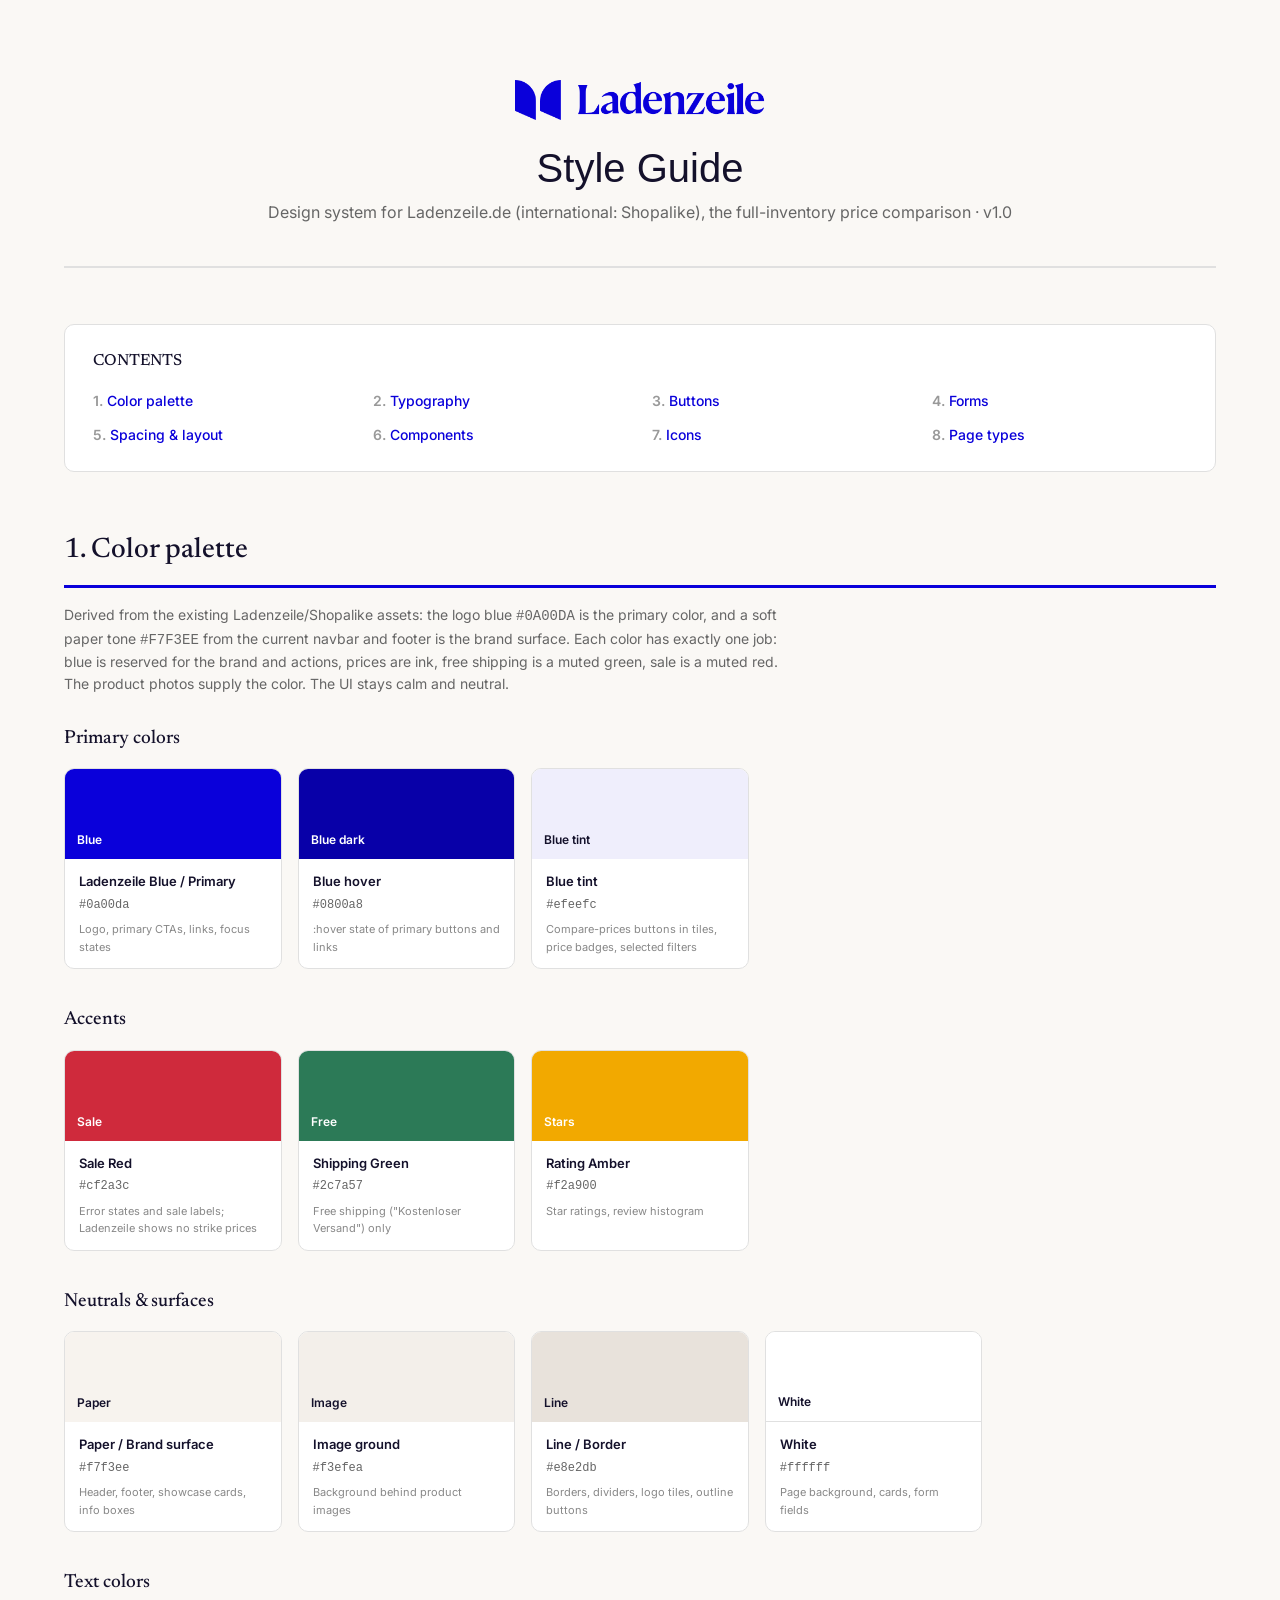
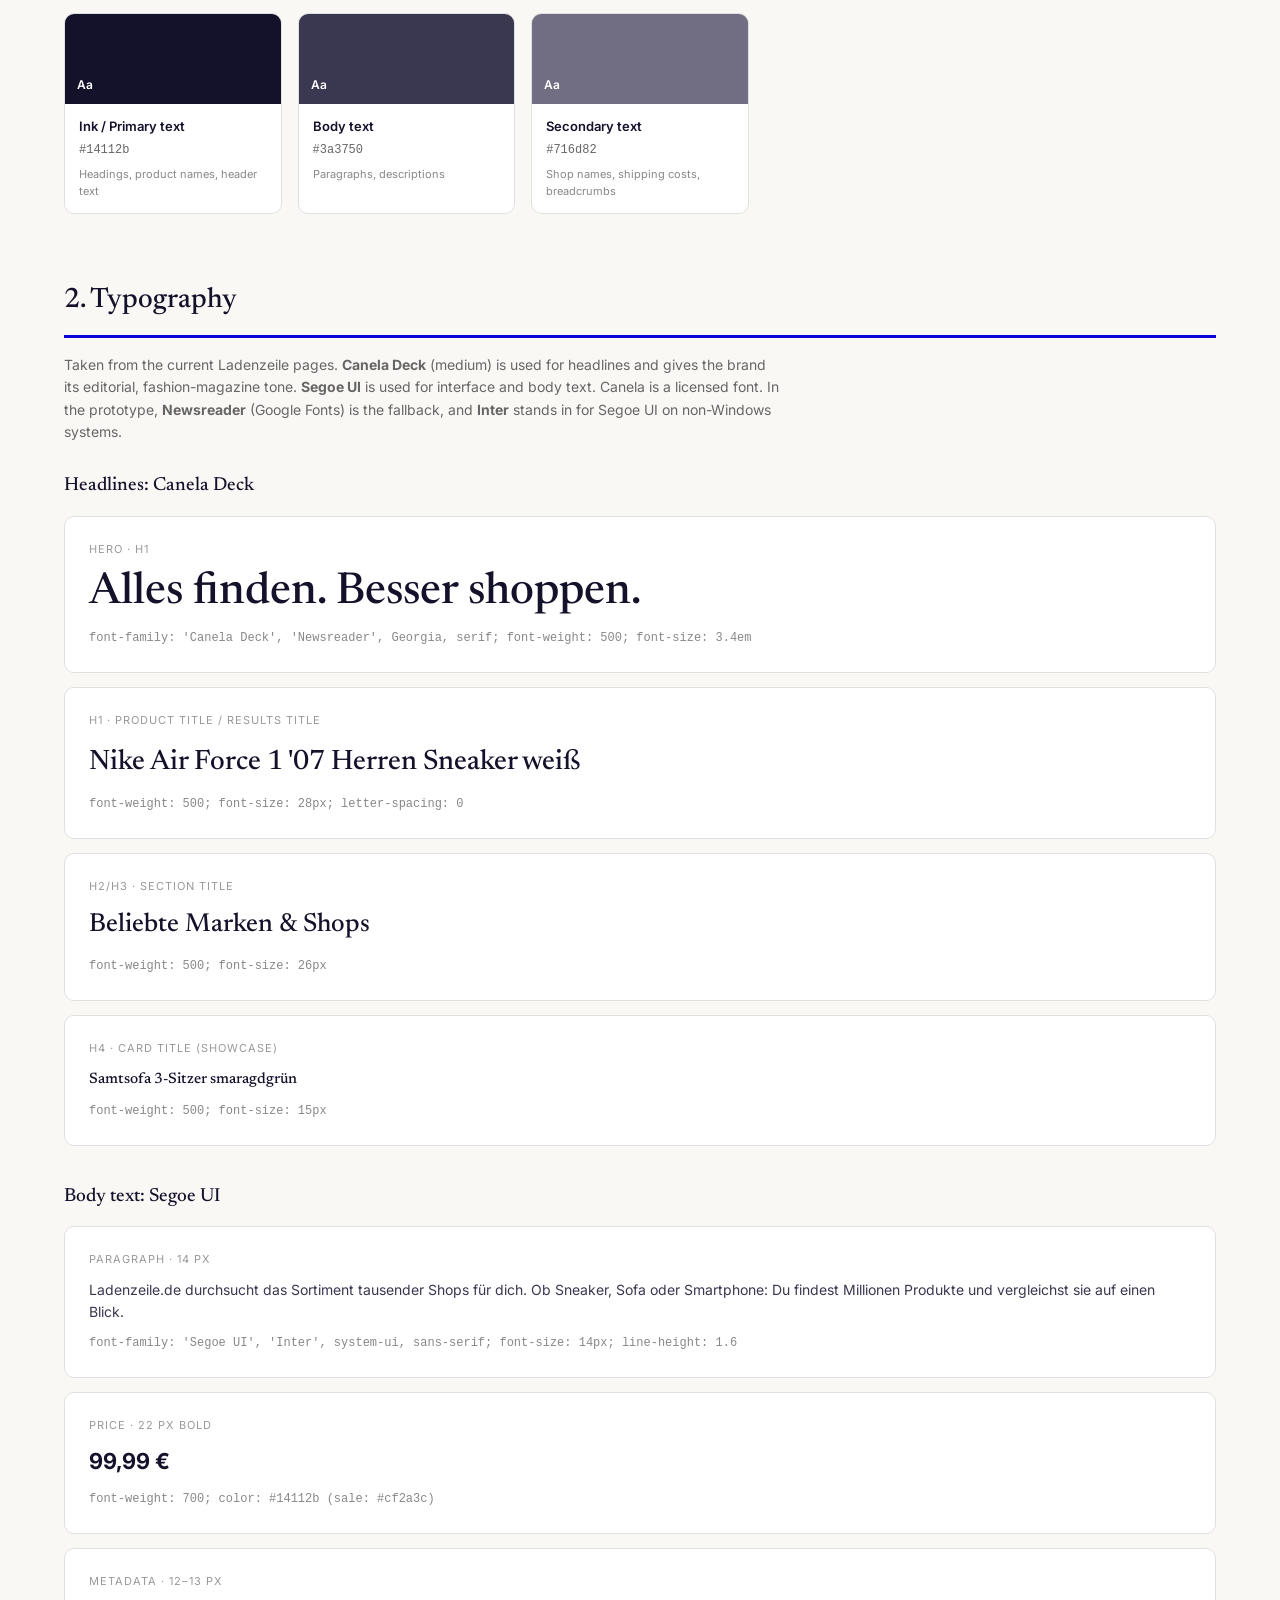
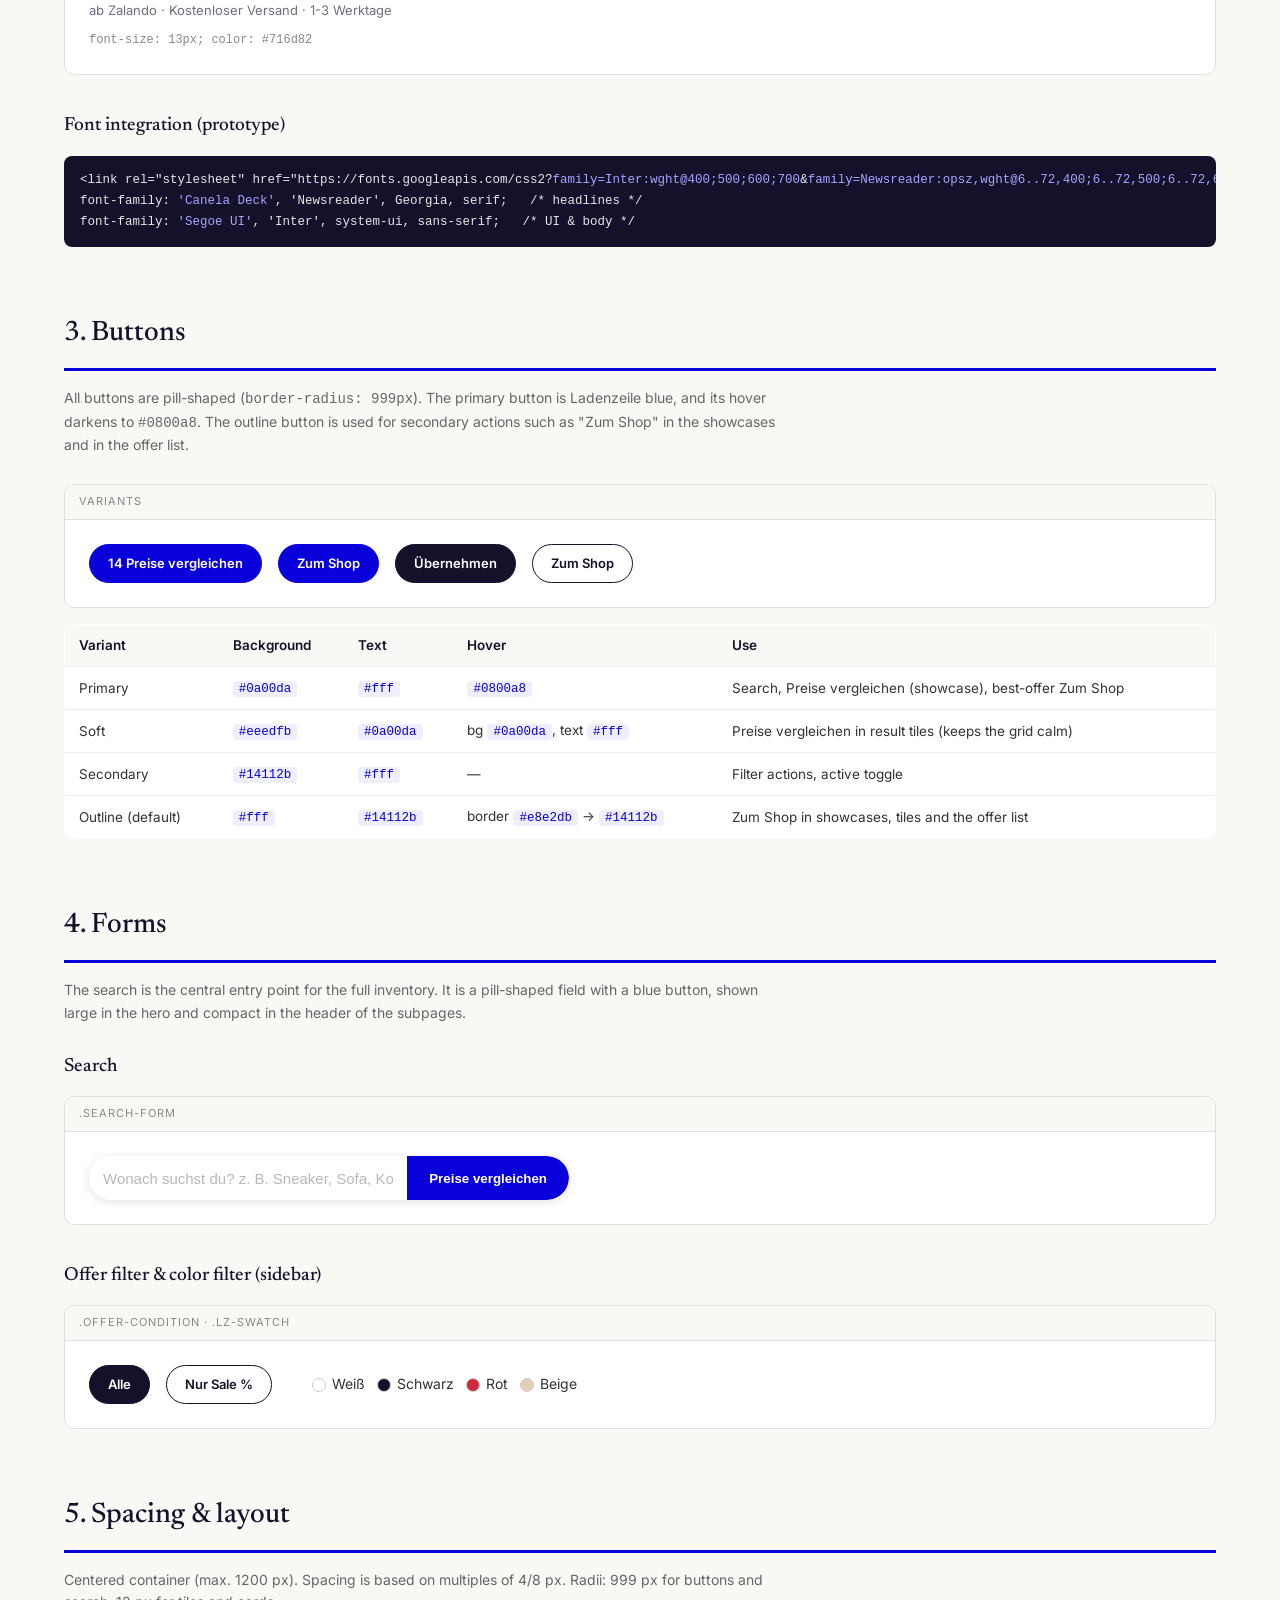
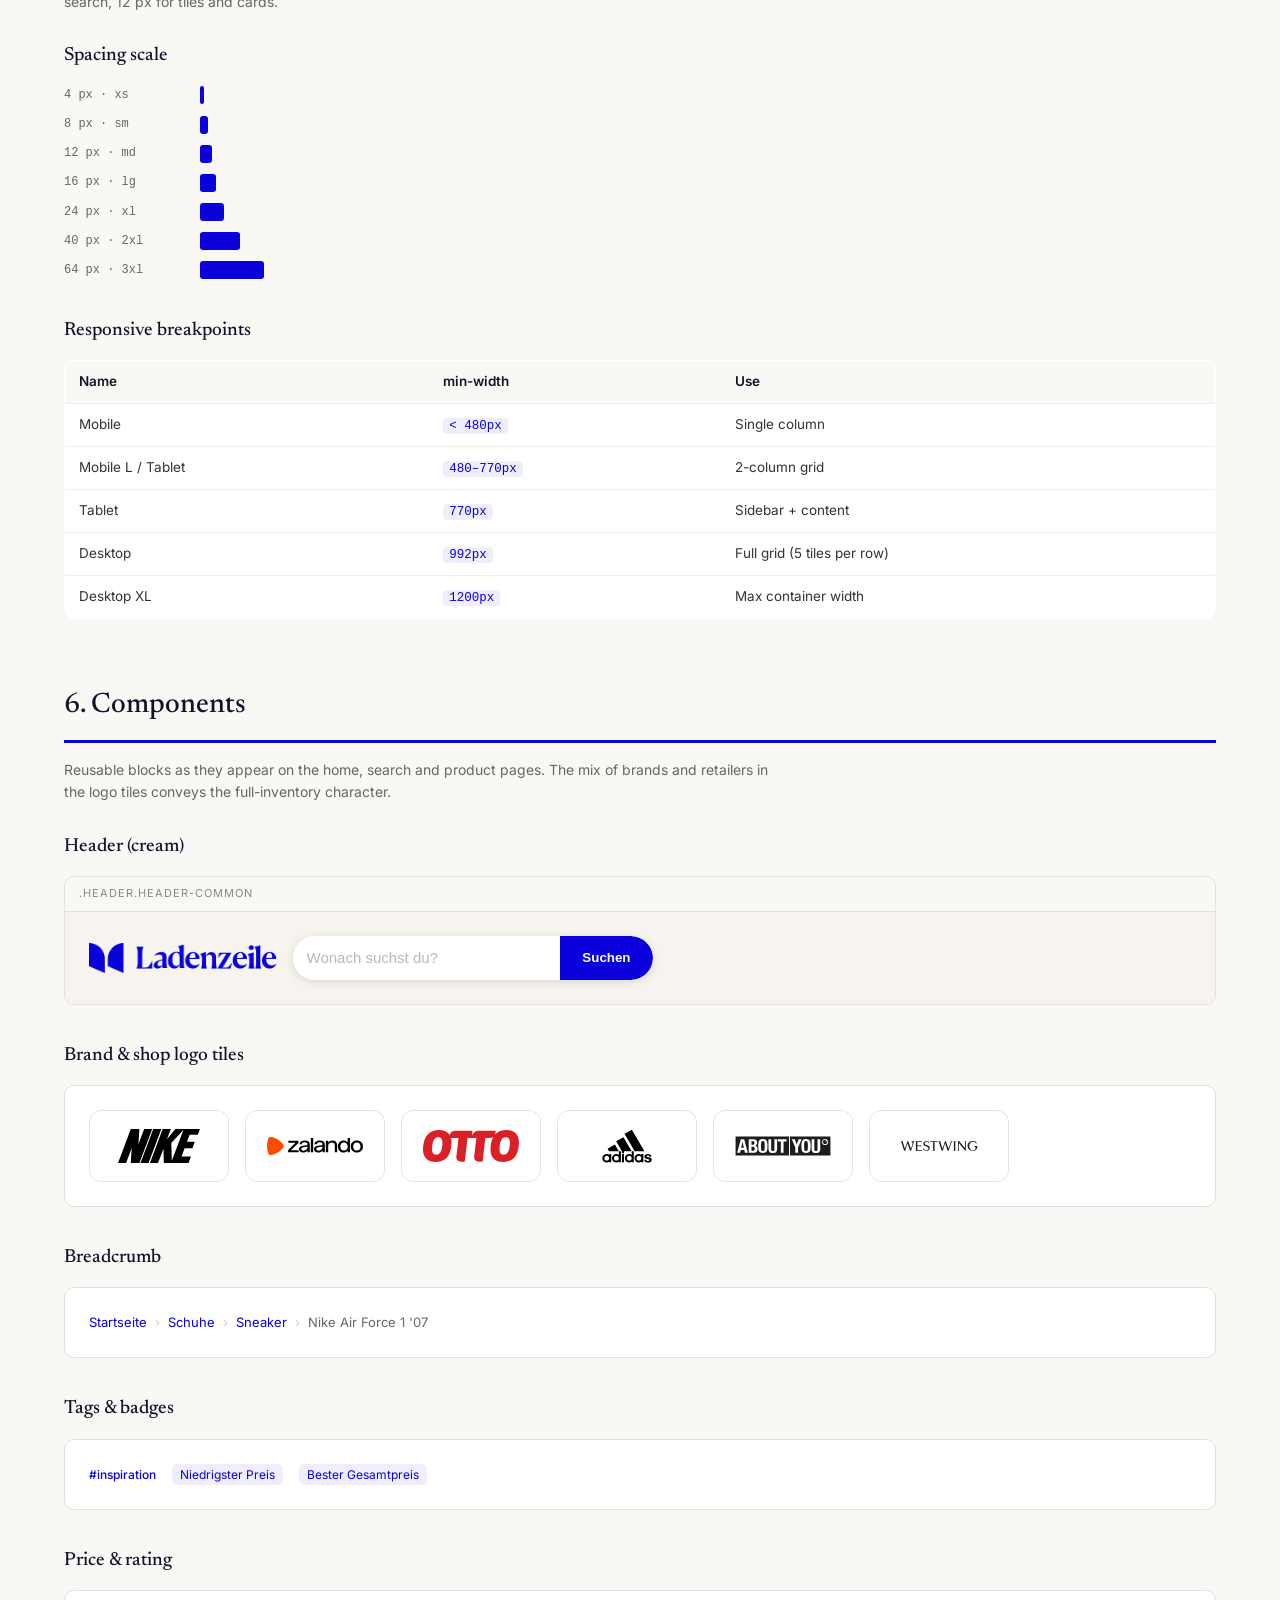
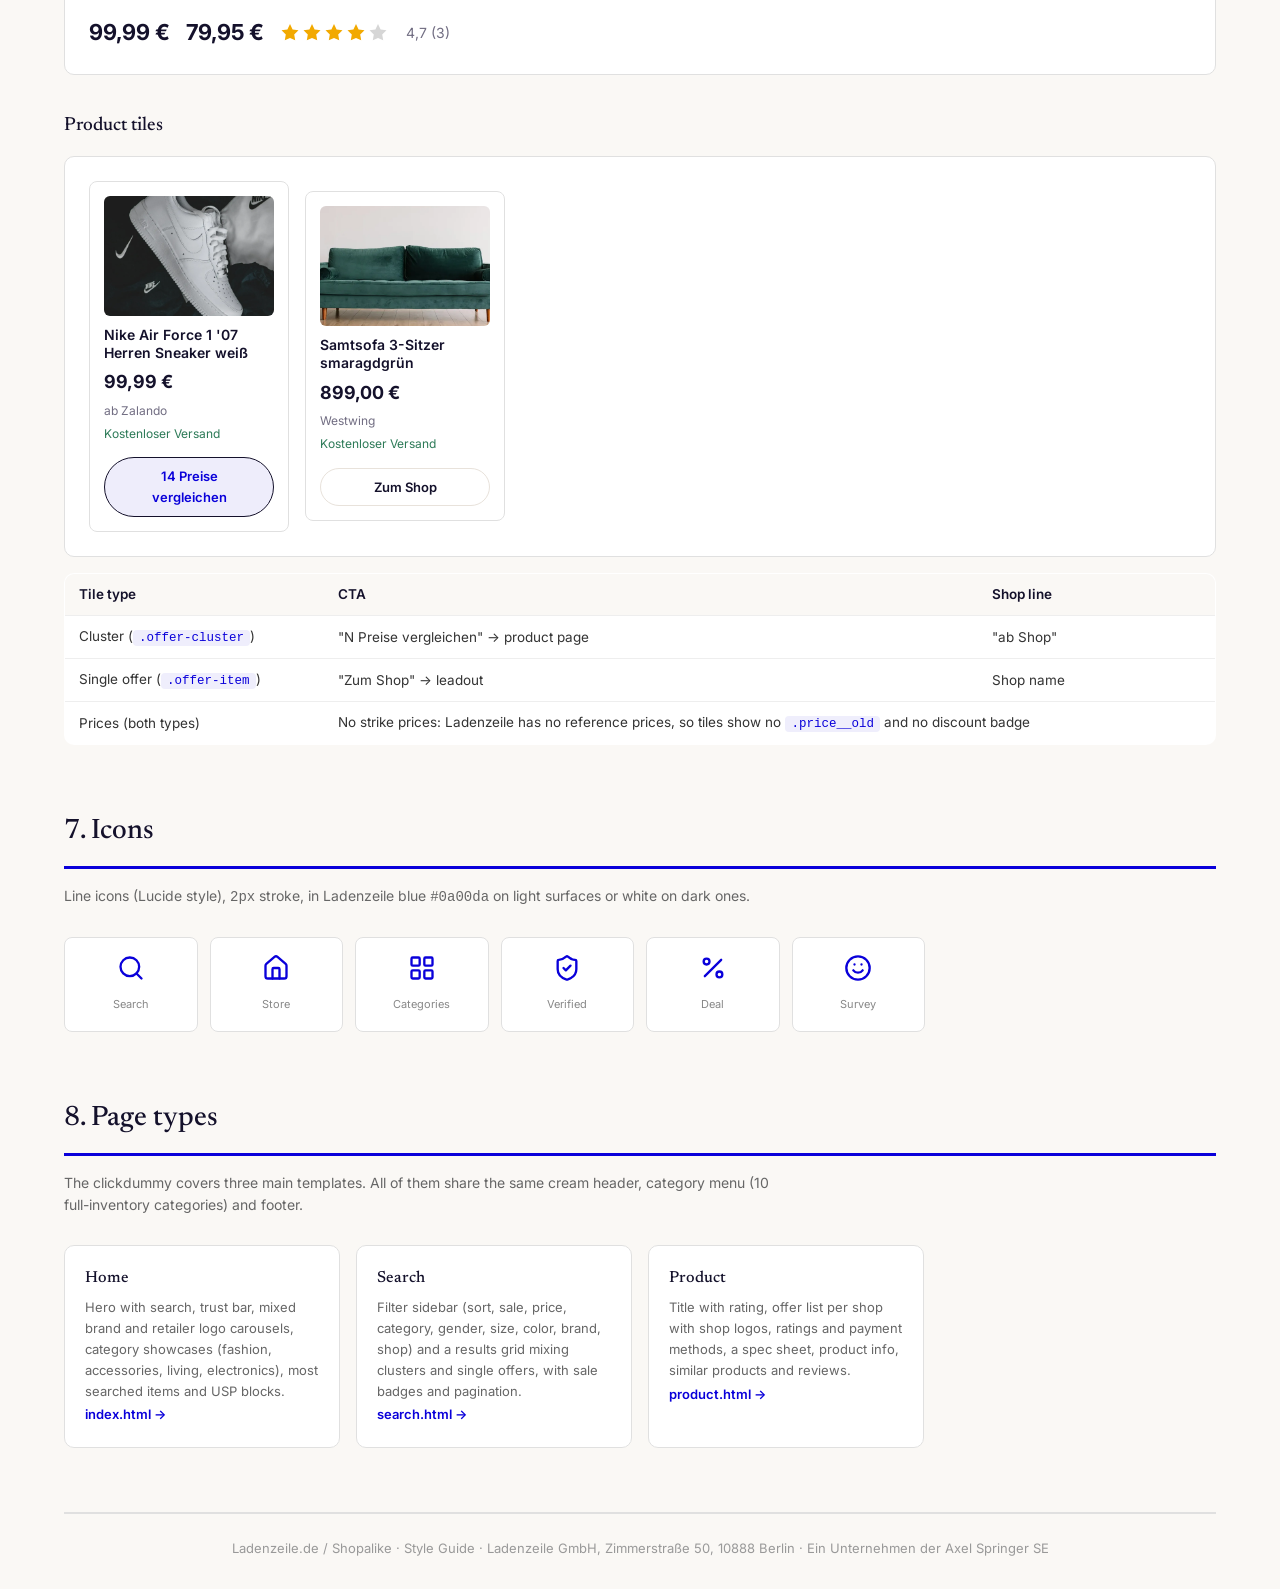
<file: shopalike/Styleguide.html>
<!DOCTYPE html>
<html lang="de">
<head>
<meta charset="UTF-8">
<meta name="viewport" content="width=device-width, initial-scale=1.0">
<title>Ladenzeile.de — Style Guide</title>
<link rel="preconnect" href="https://fonts.googleapis.com">
<link rel="preconnect" href="https://fonts.gstatic.com" crossorigin>
<link rel="stylesheet" href="https://fonts.googleapis.com/css2?family=Inter:wght@400;500;600;700&family=Newsreader:opsz,wght@6..72,400;6..72,500;6..72,600&display=swap">
<style>
  * { box-sizing: border-box; margin: 0; padding: 0; }
  body { font-family: 'Inter', sans-serif; color: #333; background: #faf8f5; line-height: 1.6; }

  /* Layout */
  .sg-wrapper { max-width: 1200px; margin: 0 auto; padding: 40px 24px; }
  .sg-header { text-align: center; margin-bottom: 56px; padding: 40px 0; border-bottom: 2px solid #e0e0e0; }
  .sg-header .sg-logo { display:inline-flex; align-items:center; gap:12px; margin-bottom:16px; }
  .sg-header h1 { font-family: 'Space Grotesk', sans-serif; font-size: 40px; color: #14112b; letter-spacing: -0.5px; }
  .sg-header p { font-size: 16px; color: #666; }

  .sg-toc { background:#fff; border:1px solid #e0e0e0; border-radius:10px; padding:24px 28px; margin-bottom:56px; }
  .sg-toc h2 { font-family:'Canela Deck','Newsreader',Georgia,serif; font-size:16px; color:#14112b; margin-bottom:14px; text-transform:uppercase; letter-spacing:1px; }
  .sg-toc ol { list-style:none; display:grid; grid-template-columns:repeat(auto-fill,minmax(200px,1fr)); gap:8px 24px; counter-reset:toc; }
  .sg-toc li { counter-increment:toc; }
  .sg-toc a { color:#0a00da; text-decoration:none; font-size:14px; font-weight:500; }
  .sg-toc a::before { content:counter(toc) ". "; color:#999; font-weight:600; }
  .sg-toc a:hover { text-decoration:underline; }

  .sg-section { margin-bottom: 64px; scroll-margin-top: 20px; }
  .sg-section-title { font-family:'Canela Deck','Newsreader',Georgia,serif; font-size:28px; color:#14112b; margin-bottom:8px; padding-bottom:12px; border-bottom:3px solid #0a00da; letter-spacing:-0.3px; }
  .sg-section-desc { font-size:14px; color:#666; margin:16px 0 28px; max-width:720px; }
  .sg-subsection { margin-bottom:36px; }
  .sg-subsection-title { font-family:'Canela Deck','Newsreader',Georgia,serif; font-size:19px; color:#14112b; margin-bottom:14px; }

  /* Colors */
  .sg-colors { display:grid; grid-template-columns:repeat(auto-fill,minmax(200px,1fr)); gap:16px; }
  .sg-color-card { background:#fff; border:1px solid #e0e0e0; border-radius:10px; overflow:hidden; }
  .sg-color-swatch { height:90px; display:flex; align-items:flex-end; justify-content:flex-start; padding:10px 12px; color:#fff; font-size:12px; font-weight:600; }
  .sg-color-info { padding:12px 14px; }
  .sg-color-name { font-weight:600; font-size:13px; color:#14112b; margin-bottom:4px; }
  .sg-color-hex { font-size:12px; color:#666; font-family:'SFMono-Regular',Consolas,monospace; }
  .sg-color-usage { font-size:11px; color:#888; margin-top:6px; }

  /* Type samples */
  .sg-type-sample { background:#fff; border:1px solid #e0e0e0; border-radius:10px; padding:24px; margin-bottom:14px; }
  .sg-type-label { font-size:11px; text-transform:uppercase; letter-spacing:1px; color:#999; margin-bottom:10px; }
  .sg-type-meta { font-size:12px; color:#888; margin-top:10px; font-family:monospace; }

  /* Preview boxes */
  .sg-preview { background:#fff; border:1px solid #e0e0e0; border-radius:10px; overflow:hidden; margin-bottom:16px; }
  .sg-preview-header { background:#faf8f5; border-bottom:1px solid #e0e0e0; padding:8px 14px; font-size:11px; text-transform:uppercase; letter-spacing:1px; color:#888; }
  .sg-preview-body { padding:24px; display:flex; flex-wrap:wrap; gap:16px; align-items:center; }
  .sg-preview-body--dark { background:#14112b; }

  /* Code */
  .sg-code { background:#14112b; color:#e6e6e6; border-radius:8px; padding:14px 16px; font-family:'SFMono-Regular',Consolas,monospace; font-size:12.5px; line-height:1.7; overflow-x:auto; white-space:pre; }
  .sg-code .tok { color:#0a00da; }

  /* Tables */
  .sg-table { width:100%; border-collapse:collapse; background:#fff; border:1px solid #e0e0e0; border-radius:10px; overflow:hidden; font-size:13.5px; }
  .sg-table th, .sg-table td { text-align:left; padding:10px 14px; border-bottom:1px solid #eee; }
  .sg-table th { background:#faf8f5; font-weight:600; color:#14112b; }
  .sg-table tr:last-child td { border-bottom:0; }
  .sg-table code { font-family:monospace; font-size:12.5px; color:#0a00da; background:#efeefc; padding:1px 6px; border-radius:4px; }

  /* Spacing */
  .sg-spacing-item { display:flex; align-items:center; gap:16px; margin-bottom:10px; }
  .sg-spacing-bar { background:#0a00da; height:18px; border-radius:3px; }
  .sg-spacing-item .label { font-family:monospace; font-size:12px; color:#666; width:120px; }

  /* Live component demo styles (mirrors production tokens) */
  .demo-btn { font-family:'Segoe UI','Inter',system-ui,sans-serif; font-size:13px; font-weight:600; border-radius:5px; padding:8px 18px; cursor:pointer; display:inline-block; text-align:center; border:1px solid #14112b; background:#fff; color:#14112b; text-decoration:none; }
  .demo-btn.primary { background:#0a00da; border-color:#0a00da; color:#fff; }
  .demo-btn.primary:hover { background:#0800a8; border-color:#0800a8; }
  .demo-btn.secondary { background:#14112b; border-color:#14112b; color:#fff; }
  .demo-tag { display:inline-block; background:#14112b; font-size:12px; font-weight:500; color:#fff; border-radius:12px; padding:3px 10px; }
  .demo-badge { border-radius:5px; padding:1px 8px; color:#fff; background:#14112b; font-size:12px; }
  .demo-badge.deal { background:#cf2a3c; }
  .demo-search { display:flex; height:44px; background:#fff; border-radius:6px; overflow:hidden; box-shadow:0 2px 10px rgba(20,17,43,.12); max-width:480px; width:100%; }
  .demo-search input { border:0; flex-grow:1; padding:0 14px; font-size:15px; color:#000; outline:none; }
  .demo-search input::placeholder { color:#b8b8b8; }
  .demo-search button { border:0; background:#0a00da; color:#fff; font-weight:600; padding:0 22px; cursor:pointer; }
  .demo-price { font-family:'Segoe UI','Inter',system-ui,sans-serif; font-weight:700; color:#14112b; font-size:22px; }
  .demo-stars { display:inline-block; width:110px; height:20px; vertical-align:middle;
    background:linear-gradient(90deg,#f2a900 80%,#d6d6d6 80%);
    -webkit-mask:url("data:image/svg+xml,%3Csvg xmlns='http://www.w3.org/2000/svg' width='110' height='20' viewBox='0 0 110 20'%3E%3Cg fill='black'%3E%3Cpath d='M10 1l2.6 5.4 5.9.9-4.3 4.1 1 5.9L10 14.9 4.8 17.3l1-5.9L1.5 7.3l5.9-.9z'/%3E%3Cpath d='M32 1l2.6 5.4 5.9.9-4.3 4.1 1 5.9L32 14.9l-5.2 2.4 1-5.9-4.3-4.1 5.9-.9z'/%3E%3Cpath d='M54 1l2.6 5.4 5.9.9-4.3 4.1 1 5.9L54 14.9l-5.2 2.4 1-5.9-4.3-4.1 5.9-.9z'/%3E%3Cpath d='M76 1l2.6 5.4 5.9.9-4.3 4.1 1 5.9L76 14.9l-5.2 2.4 1-5.9-4.3-4.1 5.9-.9z'/%3E%3Cpath d='M98 1l2.6 5.4 5.9.9-4.3 4.1 1 5.9L98 14.9l-5.2 2.4 1-5.9-4.3-4.1 5.9-.9z'/%3E%3C/g%3E%3C/svg%3E") no-repeat;
    mask:url("data:image/svg+xml,%3Csvg xmlns='http://www.w3.org/2000/svg' width='110' height='20' viewBox='0 0 110 20'%3E%3Cg fill='black'%3E%3Cpath d='M10 1l2.6 5.4 5.9.9-4.3 4.1 1 5.9L10 14.9 4.8 17.3l1-5.9L1.5 7.3l5.9-.9z'/%3E%3Cpath d='M32 1l2.6 5.4 5.9.9-4.3 4.1 1 5.9L32 14.9l-5.2 2.4 1-5.9-4.3-4.1 5.9-.9z'/%3E%3Cpath d='M54 1l2.6 5.4 5.9.9-4.3 4.1 1 5.9L54 14.9l-5.2 2.4 1-5.9-4.3-4.1 5.9-.9z'/%3E%3Cpath d='M76 1l2.6 5.4 5.9.9-4.3 4.1 1 5.9L76 14.9l-5.2 2.4 1-5.9-4.3-4.1 5.9-.9z'/%3E%3Cpath d='M98 1l2.6 5.4 5.9.9-4.3 4.1 1 5.9L98 14.9l-5.2 2.4 1-5.9-4.3-4.1 5.9-.9z'/%3E%3C/g%3E%3C/svg%3E") no-repeat; }
  .demo-breadcrumb { font-size:13px; color:#666; }
  .demo-breadcrumb a { color:#0a00da; text-decoration:none; }
  .demo-breadcrumb span { margin:0 8px; color:#ccc; }
  .demo-card { width:200px; border:1px solid #e0e0e0; border-radius:8px; padding:14px; background:#fff; }
  .demo-card__img { height:120px; background:#f7f3ee; border-radius:6px; margin-bottom:10px; }
  .demo-card__title { font-size:14px; font-weight:600; color:#14112b; margin-bottom:6px; line-height:1.3; }
  .demo-card__shop { font-size:12px; color:#0a00da; margin-bottom:4px; }
  .sg-icon-grid { display:grid; grid-template-columns:repeat(auto-fill,minmax(120px,1fr)); gap:12px; }
  .sg-icon-item { background:#fff; border:1px solid #e0e0e0; border-radius:8px; padding:16px; text-align:center; }
  .sg-icon-item svg { display:block; margin:0 auto 8px; }
  .sg-icon-item span { font-size:11px; color:#888; }
  .sg-pages { display:grid; grid-template-columns:repeat(auto-fill,minmax(220px,1fr)); gap:16px; }
  .sg-page-card { background:#fff; border:1px solid #e0e0e0; border-radius:10px; padding:20px; }
  .sg-page-card h3 { font-family:'Canela Deck','Newsreader',Georgia,serif; font-size:16px; color:#14112b; margin-bottom:6px; }
  .sg-page-card p { font-size:13px; color:#666; }
  .sg-page-card a { color:#0a00da; font-size:13px; font-weight:600; text-decoration:none; }
  .sg-footer { margin-top:60px; padding-top:24px; border-top:2px solid #e0e0e0; text-align:center; font-size:13px; color:#999; }
  .demo-btn, .demo-search { border-radius:999px; }
  .demo-search button { border-radius:0 999px 999px 0; }
  .sg-section-title, .sg-subsection-title, .sg-header h1, .sg-page-card h3, .sg-toc h2 { font-weight:500; letter-spacing:0; }
  .demo-price--sale { color:#cf2a3c; }
  .demo-price__old { font-size:12px; color:#716d82; text-decoration:line-through; font-weight:400; margin-left:6px; }
  .demo-card__img { background-size:cover; background-position:center; }
  .demo-logo-tile { width:140px; height:72px; background:#fff; border:1px solid #e8e2db; border-radius:12px; display:flex; align-items:center; justify-content:center; }
  .demo-logo-tile img { max-width:96px; max-height:34px; }
  .demo-swatch { display:inline-block; width:14px; height:14px; border-radius:50%; border:1px solid #ccc; vertical-align:middle; margin-right:6px; }
  .sg-preview-body--cream { background:#f7f3ee; }
.sg-code .tok{color:#a9a4ff!important}
</style>
</head>
<body>
<div class="sg-wrapper">

  <header class="sg-header">
    <div class="sg-logo"><img src="assets/ladenzeile-logo.png" alt="Ladenzeile.de" height="40"></div>
    <h1>Style Guide</h1>
    <p>Design system for Ladenzeile.de (international: Shopalike), the full-inventory price comparison · v1.0</p>
  </header>

  <nav class="sg-toc">
    <h2>Contents</h2>
    <ol>
      <li><a href="#colors">Color palette</a></li>
      <li><a href="#typography">Typography</a></li>
      <li><a href="#buttons">Buttons</a></li>
      <li><a href="#forms">Forms</a></li>
      <li><a href="#spacing">Spacing &amp; layout</a></li>
      <li><a href="#components">Components</a></li>
      <li><a href="#icons">Icons</a></li>
      <li><a href="#pages">Page types</a></li>
    </ol>
  </nav>

  <!-- 1. COLORS -->
  <section class="sg-section" id="colors">
    <h2 class="sg-section-title">1. Color palette</h2>
    <p class="sg-section-desc">Derived from the existing Ladenzeile/Shopalike assets: the logo blue <code>#0A00DA</code> is the primary color, and a soft paper tone <code>#F7F3EE</code> from the current navbar and footer is the brand surface. Each color has exactly one job: blue is reserved for the brand and actions, prices are ink, free shipping is a muted green, sale is a muted red. The product photos supply the color. The UI stays calm and neutral.</p>
    <div class="sg-subsection">
      <h3 class="sg-subsection-title">Primary colors</h3>
      <div class="sg-colors">
        <div class="sg-color-card">
          <div class="sg-color-swatch" style="background:#0a00da;">Blue</div>
          <div class="sg-color-info"><div class="sg-color-name">Ladenzeile Blue / Primary</div><div class="sg-color-hex">#0a00da</div><div class="sg-color-usage">Logo, primary CTAs, links, focus states</div></div>
        </div>
        <div class="sg-color-card">
          <div class="sg-color-swatch" style="background:#0800a8;">Blue dark</div>
          <div class="sg-color-info"><div class="sg-color-name">Blue hover</div><div class="sg-color-hex">#0800a8</div><div class="sg-color-usage">:hover state of primary buttons and links</div></div>
        </div>
        <div class="sg-color-card">
          <div class="sg-color-swatch" style="background:#efeefc; color:#14112b;">Blue tint</div>
          <div class="sg-color-info"><div class="sg-color-name">Blue tint</div><div class="sg-color-hex">#efeefc</div><div class="sg-color-usage">Compare-prices buttons in tiles, price badges, selected filters</div></div>
        </div>
      </div>
    </div>
    <div class="sg-subsection">
      <h3 class="sg-subsection-title">Accents</h3>
      <div class="sg-colors">
        <div class="sg-color-card">
          <div class="sg-color-swatch" style="background:#cf2a3c;">Sale</div>
          <div class="sg-color-info"><div class="sg-color-name">Sale Red</div><div class="sg-color-hex">#cf2a3c</div><div class="sg-color-usage">Error states and sale labels; Ladenzeile shows no strike prices</div></div>
        </div>
        <div class="sg-color-card">
          <div class="sg-color-swatch" style="background:#2c7a57;">Free</div>
          <div class="sg-color-info"><div class="sg-color-name">Shipping Green</div><div class="sg-color-hex">#2c7a57</div><div class="sg-color-usage">Free shipping ("Kostenloser Versand") only</div></div>
        </div>
        <div class="sg-color-card">
          <div class="sg-color-swatch" style="background:#f2a900;">Stars</div>
          <div class="sg-color-info"><div class="sg-color-name">Rating Amber</div><div class="sg-color-hex">#f2a900</div><div class="sg-color-usage">Star ratings, review histogram</div></div>
        </div>
      </div>
    </div>
    <div class="sg-subsection">
      <h3 class="sg-subsection-title">Neutrals &amp; surfaces</h3>
      <div class="sg-colors">
        <div class="sg-color-card">
          <div class="sg-color-swatch" style="background:#f7f3ee; color:#14112b;">Paper</div>
          <div class="sg-color-info"><div class="sg-color-name">Paper / Brand surface</div><div class="sg-color-hex">#f7f3ee</div><div class="sg-color-usage">Header, footer, showcase cards, info boxes</div></div>
        </div>
        <div class="sg-color-card">
          <div class="sg-color-swatch" style="background:#f3efea; color:#14112b;">Image</div>
          <div class="sg-color-info"><div class="sg-color-name">Image ground</div><div class="sg-color-hex">#f3efea</div><div class="sg-color-usage">Background behind product images</div></div>
        </div>
        <div class="sg-color-card">
          <div class="sg-color-swatch" style="background:#e8e2db; color:#14112b;">Line</div>
          <div class="sg-color-info"><div class="sg-color-name">Line / Border</div><div class="sg-color-hex">#e8e2db</div><div class="sg-color-usage">Borders, dividers, logo tiles, outline buttons</div></div>
        </div>
        <div class="sg-color-card">
          <div class="sg-color-swatch" style="background:#ffffff; color:#14112b; border-bottom:1px solid #e0e0e0;">White</div>
          <div class="sg-color-info"><div class="sg-color-name">White</div><div class="sg-color-hex">#ffffff</div><div class="sg-color-usage">Page background, cards, form fields</div></div>
        </div>
      </div>
    </div>
    <div class="sg-subsection">
      <h3 class="sg-subsection-title">Text colors</h3>
      <div class="sg-colors">
        <div class="sg-color-card">
          <div class="sg-color-swatch" style="background:#14112b;">Aa</div>
          <div class="sg-color-info"><div class="sg-color-name">Ink / Primary text</div><div class="sg-color-hex">#14112b</div><div class="sg-color-usage">Headings, product names, header text</div></div>
        </div>
        <div class="sg-color-card">
          <div class="sg-color-swatch" style="background:#3a3750;">Aa</div>
          <div class="sg-color-info"><div class="sg-color-name">Body text</div><div class="sg-color-hex">#3a3750</div><div class="sg-color-usage">Paragraphs, descriptions</div></div>
        </div>
        <div class="sg-color-card">
          <div class="sg-color-swatch" style="background:#716d82;">Aa</div>
          <div class="sg-color-info"><div class="sg-color-name">Secondary text</div><div class="sg-color-hex">#716d82</div><div class="sg-color-usage">Shop names, shipping costs, breadcrumbs</div></div>
        </div>
      </div>
    </div>
  </section>

  <!-- 2. TYPOGRAPHY -->
  <section class="sg-section" id="typography">
    <h2 class="sg-section-title">2. Typography</h2>
    <p class="sg-section-desc">Taken from the current Ladenzeile pages. <strong>Canela Deck</strong> (medium) is used for headlines and gives the brand its editorial, fashion-magazine tone. <strong>Segoe UI</strong> is used for interface and body text. Canela is a licensed font. In the prototype, <strong>Newsreader</strong> (Google Fonts) is the fallback, and <strong>Inter</strong> stands in for Segoe UI on non-Windows systems.</p>

    <div class="sg-subsection">
      <h3 class="sg-subsection-title">Headlines: Canela Deck</h3>
      <div class="sg-type-sample">
        <div class="sg-type-label">Hero · H1</div>
        <div style="font-family:'Canela Deck','Newsreader',Georgia,serif; font-weight:500; color:#14112b; font-size:44px; line-height:1.15;">Alles finden. Besser shoppen.</div>
        <div class="sg-type-meta">font-family: 'Canela Deck', 'Newsreader', Georgia, serif; font-weight: 500; font-size: 3.4em</div>
      </div>
      <div class="sg-type-sample">
        <div class="sg-type-label">H1 · Product title / results title</div>
        <div style="font-family:'Canela Deck','Newsreader',Georgia,serif; font-weight:500; color:#14112b; font-size:28px;">Nike Air Force 1 '07 Herren Sneaker weiß</div>
        <div class="sg-type-meta">font-weight: 500; font-size: 28px; letter-spacing: 0</div>
      </div>
      <div class="sg-type-sample">
        <div class="sg-type-label">H2/H3 · Section title</div>
        <div style="font-family:'Canela Deck','Newsreader',Georgia,serif; font-weight:500; color:#14112b; font-size:26px;">Beliebte Marken &amp; Shops</div>
        <div class="sg-type-meta">font-weight: 500; font-size: 26px</div>
      </div>
      <div class="sg-type-sample">
        <div class="sg-type-label">H4 · Card title (showcase)</div>
        <div style="font-family:'Canela Deck','Newsreader',Georgia,serif; font-weight:500; color:#14112b; font-size:15px;">Samtsofa 3-Sitzer smaragdgrün</div>
        <div class="sg-type-meta">font-weight: 500; font-size: 15px</div>
      </div>
    </div>

    <div class="sg-subsection">
      <h3 class="sg-subsection-title">Body text: Segoe UI</h3>
      <div class="sg-type-sample">
        <div class="sg-type-label">Paragraph · 14 px</div>
        <div style="font-family:'Segoe UI','Inter',system-ui,sans-serif; font-size:14px; color:#3a3750;">Ladenzeile.de durchsucht das Sortiment tausender Shops für dich. Ob Sneaker, Sofa oder Smartphone: Du findest Millionen Produkte und vergleichst sie auf einen Blick.</div>
        <div class="sg-type-meta">font-family: 'Segoe UI', 'Inter', system-ui, sans-serif; font-size: 14px; line-height: 1.6</div>
      </div>
      <div class="sg-type-sample">
        <div class="sg-type-label">Price · 22 px bold</div>
        <div style="font-family:'Segoe UI','Inter',system-ui,sans-serif; font-size:22px; font-weight:700; color:#14112b;">99,99&nbsp;€</div>
        <div class="sg-type-meta">font-weight: 700; color: #14112b (sale: #cf2a3c)</div>
      </div>
      <div class="sg-type-sample">
        <div class="sg-type-label">Metadata · 12–13 px</div>
        <div style="font-family:'Segoe UI','Inter',system-ui,sans-serif; font-size:13px; color:#716d82;">ab Zalando · Kostenloser Versand · 1-3 Werktage</div>
        <div class="sg-type-meta">font-size: 13px; color: #716d82</div>
      </div>
    </div>

    <div class="sg-subsection">
      <h3 class="sg-subsection-title">Font integration (prototype)</h3>
      <div class="sg-code">&lt;link rel="stylesheet" href="https://fonts.googleapis.com/css2?<span class="tok">family=Inter:wght@400;500;600;700</span>&amp;<span class="tok">family=Newsreader:opsz,wght@6..72,400;6..72,500;6..72,600</span>&amp;display=swap"&gt;
font-family: <span class="tok">'Canela Deck'</span>, 'Newsreader', Georgia, serif;   /* headlines */
font-family: <span class="tok">'Segoe UI'</span>, 'Inter', system-ui, sans-serif;   /* UI &amp; body */</div>
    </div>
  </section>

  <!-- 3. BUTTONS -->
  <section class="sg-section" id="buttons">
    <h2 class="sg-section-title">3. Buttons</h2>
    <p class="sg-section-desc">All buttons are pill-shaped (<code>border-radius: 999px</code>). The primary button is Ladenzeile blue, and its hover darkens to <code>#0800a8</code>. The outline button is used for secondary actions such as "Zum Shop" in the showcases and in the offer list.</p>
    <div class="sg-preview">
      <div class="sg-preview-header">Variants</div>
      <div class="sg-preview-body">
        <a class="demo-btn primary" href="#buttons">14 Preise vergleichen</a>
        <a class="demo-btn primary" href="#buttons">Zum Shop</a>
        <a class="demo-btn secondary" href="#buttons">Übernehmen</a>
        <a class="demo-btn" href="#buttons">Zum Shop</a>
      </div>
    </div>
    <table class="sg-table">
      <tr><th>Variant</th><th>Background</th><th>Text</th><th>Hover</th><th>Use</th></tr>
      <tr><td>Primary</td><td><code>#0a00da</code></td><td><code>#fff</code></td><td><code>#0800a8</code></td><td>Search, Preise vergleichen (showcase), best-offer Zum Shop</td></tr>
      <tr><td>Soft</td><td><code>#eeedfb</code></td><td><code>#0a00da</code></td><td>bg <code>#0a00da</code>, text <code>#fff</code></td><td>Preise vergleichen in result tiles (keeps the grid calm)</td></tr>
      <tr><td>Secondary</td><td><code>#14112b</code></td><td><code>#fff</code></td><td>—</td><td>Filter actions, active toggle</td></tr>
      <tr><td>Outline (default)</td><td><code>#fff</code></td><td><code>#14112b</code></td><td>border <code>#e8e2db</code> → <code>#14112b</code></td><td>Zum Shop in showcases, tiles and the offer list</td></tr>
    </table>
  </section>

  <!-- 4. FORMS -->
  <section class="sg-section" id="forms">
    <h2 class="sg-section-title">4. Forms</h2>
    <p class="sg-section-desc">The search is the central entry point for the full inventory. It is a pill-shaped field with a blue button, shown large in the hero and compact in the header of the subpages.</p>
    <div class="sg-subsection">
      <h3 class="sg-subsection-title">Search</h3>
      <div class="sg-preview">
        <div class="sg-preview-header">.search-form</div>
        <div class="sg-preview-body">
          <div class="demo-search"><input type="text" placeholder="Wonach suchst du? z. B. Sneaker, Sofa, Kopfhörer"><button type="button">Preise vergleichen</button></div>
        </div>
      </div>
    </div>
    <div class="sg-subsection">
      <h3 class="sg-subsection-title">Offer filter &amp; color filter (sidebar)</h3>
      <div class="sg-preview">
        <div class="sg-preview-header">.offer-condition · .lz-swatch</div>
        <div class="sg-preview-body">
          <span class="demo-btn secondary">Alle</span>
          <span class="demo-btn">Nur Sale %</span>
          <span style="font-size:14px;margin-left:24px;"><i class="demo-swatch" style="background:#fff"></i>Weiß &nbsp; <i class="demo-swatch" style="background:#14112b"></i>Schwarz &nbsp; <i class="demo-swatch" style="background:#cf2a3c"></i>Rot &nbsp; <i class="demo-swatch" style="background:#e3cfb4"></i>Beige</span>
        </div>
      </div>
    </div>
  </section>

  <!-- 5. SPACING -->
  <section class="sg-section" id="spacing">
    <h2 class="sg-section-title">5. Spacing &amp; layout</h2>
    <p class="sg-section-desc">Centered container (max. 1200 px). Spacing is based on multiples of 4/8 px. Radii: 999 px for buttons and search, 12 px for tiles and cards.</p>
    <div class="sg-subsection">
      <h3 class="sg-subsection-title">Spacing scale</h3>
      <div class="sg-spacing-item"><span class="label">4 px · xs</span><span class="sg-spacing-bar" style="width:4px;"></span></div>
      <div class="sg-spacing-item"><span class="label">8 px · sm</span><span class="sg-spacing-bar" style="width:8px;"></span></div>
      <div class="sg-spacing-item"><span class="label">12 px · md</span><span class="sg-spacing-bar" style="width:12px;"></span></div>
      <div class="sg-spacing-item"><span class="label">16 px · lg</span><span class="sg-spacing-bar" style="width:16px;"></span></div>
      <div class="sg-spacing-item"><span class="label">24 px · xl</span><span class="sg-spacing-bar" style="width:24px;"></span></div>
      <div class="sg-spacing-item"><span class="label">40 px · 2xl</span><span class="sg-spacing-bar" style="width:40px;"></span></div>
      <div class="sg-spacing-item"><span class="label">64 px · 3xl</span><span class="sg-spacing-bar" style="width:64px;"></span></div>
    </div>
    <div class="sg-subsection">
      <h3 class="sg-subsection-title">Responsive breakpoints</h3>
      <table class="sg-table">
        <tr><th>Name</th><th>min-width</th><th>Use</th></tr>
        <tr><td>Mobile</td><td><code>&lt; 480px</code></td><td>Single column</td></tr>
        <tr><td>Mobile L / Tablet</td><td><code>480–770px</code></td><td>2-column grid</td></tr>
        <tr><td>Tablet</td><td><code>770px</code></td><td>Sidebar + content</td></tr>
        <tr><td>Desktop</td><td><code>992px</code></td><td>Full grid (5 tiles per row)</td></tr>
        <tr><td>Desktop XL</td><td><code>1200px</code></td><td>Max container width</td></tr>
      </table>
    </div>
  </section>

  <!-- 6. COMPONENTS -->
  <section class="sg-section" id="components">
    <h2 class="sg-section-title">6. Components</h2>
    <p class="sg-section-desc">Reusable blocks as they appear on the home, search and product pages. The mix of brands and retailers in the logo tiles conveys the full-inventory character.</p>

    <div class="sg-subsection">
      <h3 class="sg-subsection-title">Header (cream)</h3>
      <div class="sg-preview">
        <div class="sg-preview-header">.header.header-common</div>
        <div class="sg-preview-body sg-preview-body--cream">
          <img src="assets/ladenzeile-logo.png" alt="Ladenzeile.de" height="30">
          <div class="demo-search" style="max-width:360px;"><input type="text" placeholder="Wonach suchst du?"><button type="button">Suchen</button></div>
        </div>
      </div>
    </div>

    <div class="sg-subsection">
      <h3 class="sg-subsection-title">Brand &amp; shop logo tiles</h3>
      <div class="sg-preview"><div class="sg-preview-body"><div class="demo-logo-tile"><img src="assets/logos/nike.svg" alt=""></div><div class="demo-logo-tile"><img src="assets/logos/zalando.svg" alt=""></div><div class="demo-logo-tile"><img src="assets/logos/otto.svg" alt=""></div><div class="demo-logo-tile"><img src="assets/logos/adidas.svg" alt=""></div><div class="demo-logo-tile"><img src="assets/logos/aboutyou.svg" alt=""></div><div class="demo-logo-tile"><img src="assets/logos/westwing.svg" alt=""></div></div></div>
    </div>

    <div class="sg-subsection">
      <h3 class="sg-subsection-title">Breadcrumb</h3>
      <div class="sg-preview"><div class="sg-preview-body">
        <span class="demo-breadcrumb"><a href="#components">Startseite</a><span>›</span><a href="#components">Schuhe</a><span>›</span><a href="#components">Sneaker</a><span>›</span>Nike Air Force 1 '07</span>
      </div></div>
    </div>

    <div class="sg-subsection">
      <h3 class="sg-subsection-title">Tags &amp; badges</h3>
      <div class="sg-preview"><div class="sg-preview-body">
        <span class="demo-tag" style="background:none;color:#0a00da;padding:0">#inspiration</span>
        <span class="demo-badge" style="background:#efeefc;color:#0a00da">Niedrigster Preis</span>
        <span class="demo-badge" style="background:#efeefc;color:#0a00da">Bester Gesamtpreis</span>
      </div></div>
    </div>

    <div class="sg-subsection">
      <h3 class="sg-subsection-title">Price &amp; rating</h3>
      <div class="sg-preview"><div class="sg-preview-body">
        <span class="demo-price">99,99&nbsp;€</span>
        <span class="demo-price">79,95&nbsp;€</span>
        <span class="demo-stars" title="4,7 von 5"></span>
        <span style="font-size:14px;color:#716d82;">4,7 (3)</span>
      </div></div>
    </div>

    <div class="sg-subsection">
      <h3 class="sg-subsection-title">Product tiles</h3>
      <div class="sg-preview"><div class="sg-preview-body">
        <div class="demo-card">
          <div class="demo-card__img" style="background-image:url(assets/img/af1-white.webp)"></div>
          <div class="demo-card__title">Nike Air Force 1 '07 Herren Sneaker weiß</div>
          <span class="demo-price" style="font-size:18px;">99,99&nbsp;€</span>
          <div class="demo-card__shop" style="color:#716d82;margin-top:4px;">ab Zalando</div>
          <div class="demo-card__shop" style="color:#2c7a57;">Kostenloser Versand</div>
          <div style="margin-top:14px;"><a class="demo-btn" style="background:#eeedfb;color:#0a00da;width:100%;" href="#components">14 Preise vergleichen</a></div>
        </div>
        <div class="demo-card">
          <div class="demo-card__img" style="background-image:url(assets/img/sofa-green.webp)"></div>
          <div class="demo-card__title">Samtsofa 3-Sitzer smaragdgrün</div>
          <span class="demo-price" style="font-size:18px;">899,00&nbsp;€</span>
          <div class="demo-card__shop" style="color:#716d82;margin-top:4px;">Westwing</div>
          <div class="demo-card__shop" style="color:#2c7a57;">Kostenloser Versand</div>
          <div style="margin-top:14px;"><a class="demo-btn" style="background:#fff;color:#14112b;border:1px solid #e8e2db;width:100%;" href="#components">Zum Shop</a></div>
        </div>
      </div></div>
      <table class="sg-table" style="margin-top:12px;">
        <tr><th>Tile type</th><th>CTA</th><th>Shop line</th></tr>
        <tr><td>Cluster (<code>.offer-cluster</code>)</td><td>"N Preise vergleichen" → product page</td><td>"ab Shop"</td></tr>
        <tr><td>Single offer (<code>.offer-item</code>)</td><td>"Zum Shop" → leadout</td><td>Shop name</td></tr>
        <tr><td>Prices (both types)</td><td colspan="2">No strike prices: Ladenzeile has no reference prices, so tiles show no <code>.price__old</code> and no discount badge</td></tr>
      </table>
    </div>
  </section>

  <!-- 7. ICONS -->
  <section class="sg-section" id="icons">
    <h2 class="sg-section-title">7. Icons</h2>
    <p class="sg-section-desc">Line icons (Lucide style), <code>2px</code> stroke, in Ladenzeile blue <code>#0a00da</code> on light surfaces or white on dark ones.</p>
    <div class="sg-icon-grid">
      <div class="sg-icon-item"><svg width="28" height="28" viewBox="0 0 24 24" fill="none" stroke="#0a00da" stroke-width="2" stroke-linecap="round" stroke-linejoin="round"><circle cx="11" cy="11" r="8"/><path d="m21 21-4.3-4.3"/></svg><span>Search</span></div>
      <div class="sg-icon-item"><svg width="28" height="28" viewBox="0 0 24 24" fill="none" stroke="#0a00da" stroke-width="2" stroke-linecap="round" stroke-linejoin="round"><path d="M15 21v-8a1 1 0 0 0-1-1h-4a1 1 0 0 0-1 1v8"/><path d="M3 10a2 2 0 0 1 .709-1.528l7-5.999a2 2 0 0 1 2.582 0l7 5.999A2 2 0 0 1 21 10v9a2 2 0 0 1-2 2H5a2 2 0 0 1-2-2z"/></svg><span>Store</span></div>
      <div class="sg-icon-item"><svg width="28" height="28" viewBox="0 0 24 24" fill="none" stroke="#0a00da" stroke-width="2" stroke-linecap="round" stroke-linejoin="round"><rect width="7" height="7" x="3" y="3" rx="1"/><rect width="7" height="7" x="14" y="3" rx="1"/><rect width="7" height="7" x="14" y="14" rx="1"/><rect width="7" height="7" x="3" y="14" rx="1"/></svg><span>Categories</span></div>
      <div class="sg-icon-item"><svg width="28" height="28" viewBox="0 0 24 24" fill="none" stroke="#0a00da" stroke-width="2" stroke-linecap="round" stroke-linejoin="round"><path d="M20 13c0 5-3.5 7.5-7.66 8.95a1 1 0 0 1-.67-.01C7.5 20.5 4 18 4 13V6a1 1 0 0 1 1-1c2 0 4.5-1.2 6.24-2.72a1.17 1.17 0 0 1 1.52 0C14.51 3.81 17 5 19 5a1 1 0 0 1 1 1z"/><path d="m9 12 2 2 4-4"/></svg><span>Verified</span></div>
      <div class="sg-icon-item"><svg width="28" height="28" viewBox="0 0 24 24" fill="none" stroke="#0a00da" stroke-width="2" stroke-linecap="round" stroke-linejoin="round"><line x1="19" x2="5" y1="5" y2="19"/><circle cx="6.5" cy="6.5" r="2.5"/><circle cx="17.5" cy="17.5" r="2.5"/></svg><span>Deal</span></div>
      <div class="sg-icon-item"><svg width="28" height="28" viewBox="0 0 24 24" fill="none" stroke="#0a00da" stroke-width="2" stroke-linecap="round" stroke-linejoin="round"><circle cx="12" cy="12" r="10"/><path d="M8 14s1.5 2 4 2 4-2 4-2"/><line x1="9" y1="9" x2="9.01" y2="9"/><line x1="15" y1="9" x2="15.01" y2="9"/></svg><span>Survey</span></div>
    </div>
  </section>

  <!-- 8. PAGE TYPES -->
  <section class="sg-section" id="pages">
    <h2 class="sg-section-title">8. Page types</h2>
    <p class="sg-section-desc">The clickdummy covers three main templates. All of them share the same cream header, category menu (10 full-inventory categories) and footer.</p>
    <div class="sg-pages">
      <div class="sg-page-card"><h3>Home</h3><p>Hero with search, trust bar, mixed brand and retailer logo carousels, category showcases (fashion, accessories, living, electronics), most searched items and USP blocks.</p><a href="index.html">index.html →</a></div>
      <div class="sg-page-card"><h3>Search</h3><p>Filter sidebar (sort, sale, price, category, gender, size, color, brand, shop) and a results grid mixing clusters and single offers, with sale badges and pagination.</p><a href="search.html">search.html →</a></div>
      <div class="sg-page-card"><h3>Product</h3><p>Title with rating, offer list per shop with shop logos, ratings and payment methods, a spec sheet, product info, similar products and reviews.</p><a href="product.html">product.html →</a></div>
    </div>
  </section>

  <footer class="sg-footer">
    Ladenzeile.de / Shopalike · Style Guide · Ladenzeile GmbH, Zimmerstraße 50, 10888 Berlin · Ein Unternehmen der Axel Springer SE
  </footer>

</div>
</body>
</html>
</file>
<file: shopalike/assets/generic-03e04d1fc109a8a9955007eca2d3a61b.css>
﻿/* Functional styling;
 * These styles are required for noUiSlider to function.
 * You don't need to change these rules to apply your design.
 */
.noUi-target,
.noUi-target * {
  -webkit-touch-callout: none;
  -webkit-tap-highlight-color: rgba(0, 0, 0, 0);
  -webkit-user-select: none;
  -ms-touch-action: none;
  touch-action: none;
  -ms-user-select: none;
  -moz-user-select: none;
  user-select: none;
  -moz-box-sizing: border-box;
  box-sizing: border-box;
}
.noUi-target {
  position: relative;
}
.noUi-base,
.noUi-connects {
  width: 100%;
  height: 100%;
  position: relative;
  z-index: 1;
}
/* Wrapper for all connect elements.
 */
.noUi-connects {
  overflow: hidden;
  z-index: 0;
}
.noUi-connect,
.noUi-origin {
  will-change: transform;
  position: absolute;
  z-index: 1;
  top: 0;
  right: 0;
  height: 100%;
  width: 100%;
  -ms-transform-origin: 0 0;
  -webkit-transform-origin: 0 0;
  -webkit-transform-style: preserve-3d;
  transform-origin: 0 0;
  transform-style: flat;
}
/* Offset direction
 */
.noUi-txt-dir-rtl.noUi-horizontal .noUi-origin {
  left: 0;
  right: auto;
}
/* Give origins 0 height/width so they don't interfere with clicking the
 * connect elements.
 */
.noUi-vertical .noUi-origin {
  top: -100%;
  width: 0;
}
.noUi-horizontal .noUi-origin {
  height: 0;
}
.noUi-handle {
  -webkit-backface-visibility: hidden;
  backface-visibility: hidden;
  position: absolute;
}
.noUi-touch-area {
  height: 100%;
  width: 100%;
}
.noUi-state-tap .noUi-connect,
.noUi-state-tap .noUi-origin {
  -webkit-transition: transform 0.3s;
  transition: transform 0.3s;
}
.noUi-state-drag * {
  cursor: inherit !important;
}
/* Slider size and handle placement;
 */
.noUi-horizontal {
  height: 18px;
}
.noUi-horizontal .noUi-handle {
  width: 34px;
  height: 28px;
  right: -17px;
  top: -6px;
}
.noUi-vertical {
  width: 18px;
}
.noUi-vertical .noUi-handle {
  width: 28px;
  height: 34px;
  right: -6px;
  bottom: -17px;
}
.noUi-txt-dir-rtl.noUi-horizontal .noUi-handle {
  left: -17px;
  right: auto;
}
/* Styling;
 * Giving the connect element a border radius causes issues with using transform: scale
 */
.noUi-target {
  background: #FAFAFA;
  border-radius: 4px;
  border: 1px solid #D3D3D3;
  box-shadow: inset 0 1px 1px #F0F0F0, 0 3px 6px -5px #BBB;
}
.noUi-connects {
  border-radius: 3px;
}
.noUi-connect {
  background: #3FB8AF;
}
/* Handles and cursors;
 */
.noUi-draggable {
  cursor: ew-resize;
}
.noUi-vertical .noUi-draggable {
  cursor: ns-resize;
}
.noUi-handle {
  border: 1px solid #D9D9D9;
  border-radius: 3px;
  background: #FFF;
  cursor: default;
  box-shadow: inset 0 0 1px #FFF, inset 0 1px 7px #EBEBEB, 0 3px 6px -3px #BBB;
}
.noUi-active {
  box-shadow: inset 0 0 1px #FFF, inset 0 1px 7px #DDD, 0 3px 6px -3px #BBB;
}
/* Handle stripes;
 */
.noUi-handle:before,
.noUi-handle:after {
  content: "";
  display: block;
  position: absolute;
  height: 14px;
  width: 1px;
  background: #E8E7E6;
  left: 14px;
  top: 6px;
}
.noUi-handle:after {
  left: 17px;
}
.noUi-vertical .noUi-handle:before,
.noUi-vertical .noUi-handle:after {
  width: 14px;
  height: 1px;
  left: 6px;
  top: 14px;
}
.noUi-vertical .noUi-handle:after {
  top: 17px;
}
/* Disabled state;
 */
[disabled] .noUi-connect {
  background: #B8B8B8;
}
[disabled].noUi-target,
[disabled].noUi-handle,
[disabled] .noUi-handle {
  cursor: not-allowed;
}
/* Base;
 *
 */
.noUi-pips,
.noUi-pips * {
  -moz-box-sizing: border-box;
  box-sizing: border-box;
}
.noUi-pips {
  position: absolute;
  color: #999;
}
/* Values;
 *
 */
.noUi-value {
  position: absolute;
  white-space: nowrap;
  text-align: center;
}
.noUi-value-sub {
  color: #ccc;
  font-size: 10px;
}
/* Markings;
 *
 */
.noUi-marker {
  position: absolute;
  background: #CCC;
}
.noUi-marker-sub {
  background: #AAA;
}
.noUi-marker-large {
  background: #AAA;
}
/* Horizontal layout;
 *
 */
.noUi-pips-horizontal {
  padding: 10px 0;
  height: 80px;
  top: 100%;
  left: 0;
  width: 100%;
}
.noUi-value-horizontal {
  -webkit-transform: translate(-50%, 50%);
  transform: translate(-50%, 50%);
}
.noUi-rtl .noUi-value-horizontal {
  -webkit-transform: translate(50%, 50%);
  transform: translate(50%, 50%);
}
.noUi-marker-horizontal.noUi-marker {
  margin-left: -1px;
  width: 2px;
  height: 5px;
}
.noUi-marker-horizontal.noUi-marker-sub {
  height: 10px;
}
.noUi-marker-horizontal.noUi-marker-large {
  height: 15px;
}
/* Vertical layout;
 *
 */
.noUi-pips-vertical {
  padding: 0 10px;
  height: 100%;
  top: 0;
  left: 100%;
}
.noUi-value-vertical {
  -webkit-transform: translate(0, -50%);
  transform: translate(0, -50%);
  padding-left: 25px;
}
.noUi-rtl .noUi-value-vertical {
  -webkit-transform: translate(0, 50%);
  transform: translate(0, 50%);
}
.noUi-marker-vertical.noUi-marker {
  width: 5px;
  height: 2px;
  margin-top: -1px;
}
.noUi-marker-vertical.noUi-marker-sub {
  width: 10px;
}
.noUi-marker-vertical.noUi-marker-large {
  width: 15px;
}
.noUi-tooltip {
  display: block;
  position: absolute;
  border: 1px solid #D9D9D9;
  border-radius: 3px;
  background: #fff;
  color: #000;
  padding: 5px;
  text-align: center;
  white-space: nowrap;
}
.noUi-horizontal .noUi-tooltip {
  -webkit-transform: translate(-50%, 0);
  transform: translate(-50%, 0);
  left: 50%;
  bottom: 120%;
}
.noUi-vertical .noUi-tooltip {
  -webkit-transform: translate(0, -50%);
  transform: translate(0, -50%);
  top: 50%;
  right: 120%;
}
.noUi-horizontal .noUi-origin > .noUi-tooltip {
  -webkit-transform: translate(50%, 0);
  transform: translate(50%, 0);
  left: auto;
  bottom: 10px;
}
.noUi-vertical .noUi-origin > .noUi-tooltip {
  -webkit-transform: translate(0, -18px);
  transform: translate(0, -18px);
  top: auto;
  right: 28px;
}
.advantage-boxes{margin:50px 10px 30px;display:grid;grid-template-columns:1fr;gap:12px}@media screen and (min-width: 770px){.advantage-boxes{grid-template-columns:repeat(2, 1fr);gap:24px}}.advantage-boxes-item{background:#fff;border:1px solid #e0e0e0;border-radius:8px;padding:20px}.advantage-boxes-item__tag{display:inline-block;background-color:#14112b;font-size:12px;font-weight:500;color:#fff;border-radius:12px;padding:3px 10px;margin-bottom:10px}.advantage-boxes-item__title{font-family:'Canela Deck','Newsreader',Georgia,serif;margin:0 0 14px;font-size:17px;font-weight:bold;line-height:1.3;letter-spacing:.3px;color:#222}.advantage-boxes-item p{font-size:14px;line-height:1.7;margin:0}.advantage-boxes-item picture{display:block;margin-bottom:12px}.advantage-boxes-item picture img{display:block;width:100%;height:180px;object-fit:cover;border-radius:4px}.ai-label{margin-top:0;font-size:12px;font-style:italic;color:#999}.badge{border-radius:5px;margin-left:5px;margin-right:10px;padding:1px 5px;color:#fff;background-color:#14112b}.breadcrumb{height:20px;display:flex;align-items:center;background-color:inherit;padding:0;font-size:13px}.breadcrumb .icon-home{margin-top:4px}@media screen and (max-width: 769px){.breadcrumb{padding-left:10px;padding-right:10px;margin:0;padding-top:10px;height:30px;background-color:#fff}.breadcrumb>li.item{display:none}.breadcrumb>li.item:nth-last-of-type(2),.breadcrumb>li.item:nth-last-of-type(1){display:inline-block}}.breadcrumb>li{display:inline-block;text-wrap:nowrap}.breadcrumb>li.current{white-space:nowrap;overflow:hidden;text-overflow:ellipsis}.breadcrumb>li.current span{color:#666}.breadcrumb__encoded-link{cursor:pointer;color:#0a00da}.breadcrumb a{color:#0a00da;text-decoration:none}.breadcrumb>li+li:before{margin:0 8px;vertical-align:middle;content:"";display:inline-block;border:solid;border-width:0 1px 1px 0;border-color:#ccc;padding:3px;transform:rotate(-45deg)}.button{font-size:13px;font-weight:600;color:#14112b;background-color:#fff;border:1px solid #14112b;border-radius:5px;padding:8px;display:inline-block;text-align:center;cursor:pointer}.button.primary{color:#fff;background-color:#0a00da;border-color:#0a00da}.button.secondary{color:#fff;background-color:#0a00da;border-color:#0a00da}.carousel__wrapper{padding:0 50px;position:relative}.carousel__wrapper .carousel{position:static}.carousel{position:relative;overflow:hidden;padding:20px 0}.carousel-content{background-color:#fff;display:flex}.carousel-content-transition{transition:transform .5s}.carousel-title{color:#333;font-family:'Canela Deck','Newsreader',Georgia,serif;font-size:20px;font-weight:bold;letter-spacing:1px;margin:0 0 0 20px}@media screen and (min-width: 770px){.carousel-title{margin:0}}.carousel-btn{border-radius:50%;background-color:#e8edf5;border:0;position:absolute;top:calc(50% - 30px);box-shadow:2px 1px 19px -7px rgba(0,0,0,.36);cursor:pointer;width:36px;height:36px;outline:none;display:flex;align-items:center;justify-content:center}.carousel-btn .chevron{width:20px;height:20px;background-position:center;background-repeat:no-repeat;background-size:20px;display:inline-block}.carousel-btn:disabled{cursor:unset;opacity:.5}.carousel-btn-right{right:10px}.carousel-btn-right .chevron{background-image:url("data:image/svg+xml,%3Csvg xmlns='http%3A%2F%2Fwww.w3.org%2F2000%2Fsvg' width='24' height='24' viewBox='0 0 24 24' fill='none' stroke='%2314112b' stroke-width='2' stroke-linecap='round' stroke-linejoin='round' class='lucide lucide-chevron-right'%3E%3Cpath d='m9 18 6-6-6-6'%2F%3E%3C%2Fsvg%3E")}.carousel-btn-left{left:10px}.carousel-btn-left .chevron{background-image:url("data:image/svg+xml,%3Csvg xmlns='http%3A%2F%2Fwww.w3.org%2F2000%2Fsvg' width='24' height='24' viewBox='0 0 24 24' fill='none' stroke='%2314112b' stroke-width='2' stroke-linecap='round' stroke-linejoin='round' class='lucide lucide-chevron-left'%3E%3Cpath d='m15 18-6-6 6-6'%2F%3E%3C%2Fsvg%3E")}.carousel-tile{flex-shrink:0;display:block;text-align:center}.carousel-tile a{width:100%;display:block}.carousel-tile-content{width:100%;font-size:1.2em;line-height:1.5em;text-transform:capitalize}.carousel-tile-content-text{color:#14112b}.carousel-tile-content picture{width:100%;height:104px}.carousel-tile-content img{max-height:100%;margin:0 auto}.category-showcase{margin:0 10px;padding-top:40px;display:grid;grid-template-areas:"title" "main-offer" "sub-offers";grid-gap:10px}@media screen and (min-width: 770px){.category-showcase{margin:0}}@media screen and (min-width: 992px){.category-showcase{grid-template-columns:1fr 1fr;grid-template-areas:"title      title" "main-offer sub-offers"}}.category-showcase-content-item__encoded-link:hover{text-decoration:none}.category-showcase .button{font-weight:bold;text-decoration:none;width:100%}.category-showcase-main-body{display:flex;flex-wrap:wrap;grid-area:main-offer}@media screen and (min-width: 770px){.category-showcase-main-body-content{padding-left:20px}}.category-showcase-main-body-content-price{font-size:22px;font-weight:bold;padding-bottom:6px;color:#0a00da}.category-showcase-main-body-content .shop-name{font-size:12px;margin-bottom:12px;padding-bottom:10px;color:#888}.category-showcase-main-body-image{height:250px}.category-showcase-main-body>div{flex-basis:100%}@media screen and (min-width: 770px){.category-showcase-main-body>div{flex-basis:50%}}.category-showcase-main-body h4{font-size:14px;font-weight:bold;margin-bottom:10px;color:#14112b}.category-showcase-content{grid-area:sub-offers;grid-gap:10px;display:grid;grid-template-columns:1fr}@media screen and (min-width: 480px){.category-showcase-content{grid-template-columns:1fr 1fr 1fr}}.category-showcase-content-image{flex-shrink:0;flex-grow:1}.category-showcase-content-item{overflow:hidden}.category-showcase-content-item .button{background-color:#fff;color:#14112b}.category-showcase-content-item .button:hover{color:#fff;background-color:#14112b}.category-showcase-content-item-header h4{margin:0;font-weight:bold;overflow:hidden;text-overflow:ellipsis;display:block;max-width:100%;height:2em;font-size:1em;line-height:1;-webkit-line-clamp:2;-webkit-box-orient:vertical;color:#14112b}.category-showcase-content-item-shop{height:40px;padding:5px 0 20px;padding-top:16px;color:#0a00da}.category-showcase-content-item-price{font-size:16px;font-weight:bold;color:#0a00da}.category-showcase-content-item-shipping-cost{font-size:.8em;color:#666;padding-top:5px;padding-bottom:10px}.category-showcase-content-item__encoded-link{cursor:pointer;background-color:rgba(0,0,0,0);color:#14112b;display:flex;flex-direction:column;height:100%}.category-showcase-content-item .image{height:104px}.category-showcase h3{font-family:'Canela Deck','Newsreader',Georgia,serif;font-size:22px;font-weight:bold;grid-area:title;margin:0}.category-showcase h3 a{font-size:inherit;font-weight:inherit;color:#14112b;text-decoration:underline}.category-menu{z-index:7;-webkit-user-select:none;user-select:none;display:flex}@media screen and (min-width: 992px){.category-menu{height:100%}}.category-menu #toggle{height:100%;cursor:pointer;position:absolute;right:0;top:0;bottom:0;z-index:8;opacity:0;-webkit-touch-callout:none;width:58px;display:none}@media screen and (max-width: 991px){.category-menu #toggle{display:block}}.category-menu ul{margin:0}.category-menu .drop-menu{padding:15px 0;position:relative;background-color:#fff}.category-menu .drop-menu-title{color:#000;font-weight:bold;font-size:16px;padding:20px 0 0 20px}.category-menu .drop-menu>li{overflow:hidden}.category-menu .drop-menu>li>label{padding:10px 10px 5px 20px}@media screen and (max-width: 991px){.category-menu .drop-menu>li>label{font-size:18px}}.category-menu .drop-menu .sub-menu{top:0;height:100%;padding:0}@media screen and (min-width: 992px){.category-menu .drop-menu .sub-menu{display:none;position:absolute}}.category-menu .drop-menu .sub-menu li{padding:5px 10px}@media screen and (max-width: 991px){.category-menu .drop-menu .sub-menu li{border-bottom:1px solid #dcdcdc}.category-menu .drop-menu .sub-menu li:first-child{border-top:1px solid #dcdcdc}.category-menu .drop-menu .sub-menu li:last-child{border-bottom:none}.category-menu .drop-menu .sub-menu li .chevron-right{background-image:url("data:image/svg+xml,%3Csvg xmlns='http%3A%2F%2Fwww.w3.org%2F2000%2Fsvg' width='24' height='24' viewBox='0 0 24 24' fill='none' stroke='%23787878' stroke-width='2' stroke-linecap='round' stroke-linejoin='round' class='lucide lucide-chevron-right'%3E%3Cpath d='m9 18 6-6-6-6'%2F%3E%3C%2Fsvg%3E");float:right;height:20px;width:20px}}.category-menu .drop-menu-container{background-color:#fff;align-self:center;padding:0;top:0;right:0}@media screen and (max-width: 991px){.category-menu .drop-menu-container{transform:translate(0, -100%);transition:transform .5s cubic-bezier(0.77, 0.2, 0.05, 1),background .5s ease-in-out,opacity 0s step-start .5s;opacity:0;top:0;background:#fff;position:absolute;padding:0;overflow-x:scroll;-webkit-overflow-scrolling:touch;-webkit-font-smoothing:antialiased;-ms-overflow-style:none}.category-menu .drop-menu-container::-webkit-scrollbar{display:none}}@media screen and (max-width: 991px)and (max-width: 479px){.category-menu .drop-menu-container{right:0;left:0}}.category-menu .drop-menu-container .toggle{display:none;position:absolute;cursor:pointer;opacity:0}.category-menu .drop-menu-container .toggle-radio{height:100%}@media screen and (min-width: 992px){.category-menu .drop-menu-container .toggle-radio{display:block}.category-menu .drop-menu-container .toggle-radio:checked~label{font-weight:bold}}@media screen and (min-width: 992px){.category-menu .drop-menu-container .toggle-check{display:none}}@media screen and (max-width: 991px){.category-menu .drop-menu-container .toggle-check:checked~.sub-menu{transition:max-height .5s cubic-bezier(0.77, 0.2, 0.05, 1);max-height:1000px}.category-menu .drop-menu-container .toggle-check:checked~label{font-weight:bold}.category-menu .drop-menu-container .toggle-check~.sub-menu{transition:max-height .5s cubic-bezier(0.77, 0.2, 0.05, 1);max-height:0;overflow:auto}}.category-menu .drop-menu__encoded-link,.category-menu .drop-menu a,.category-menu .drop-menu label{font-size:16px;padding:0 10px;margin:0;letter-spacing:0;display:block;line-height:20px;color:#000;cursor:pointer}.category-menu .drop-menu__encoded-link:hover,.category-menu .drop-menu a:hover,.category-menu .drop-menu label:hover{text-decoration:underline;color:#000}.category-menu .drop-menu__encoded-link,.category-menu .drop-menu a{background:rgba(0,0,0,0);text-decoration:none}.category-menu .drop-menu-container{position:absolute;left:0;box-shadow:1px 7px 10px rgba(0,0,0,.2)}@media screen and (min-width: 992px){.category-menu .drop-menu{height:465px;background-color:#fff}.category-menu .drop-menu-container{display:none}.category-menu .drop-menu .toggle-radio:checked~.sub-menu{display:block}.category-menu .drop-menu .toggle{width:25%}.category-menu .drop-menu .sub-menu{padding-top:15px;columns:3;width:calc(100% - 25%);margin-left:25%;background-color:#fff}.category-menu .drop-menu>li{width:25%;border-right:1px solid #000}}@media screen and (min-width: 1200px){.category-menu .drop-menu .toggle{width:20%}.category-menu .drop-menu .sub-menu{width:calc(100% - 20%);margin-left:20%}.category-menu .drop-menu>li{width:20%}}.category-menu #toggle:checked~.category-menu-toggle .category-menu-toggle-icon{background-image:url("data:image/svg+xml,%3Csvg xmlns='http%3A%2F%2Fwww.w3.org%2F2000%2Fsvg' width='24' height='24' viewBox='0 0 24 24' fill='none' stroke='%23787878' stroke-width='2' stroke-linecap='round' stroke-linejoin='round' class='lucide lucide-x'%3E%3Cpath d='M18 6 6 18'%2F%3E%3Cpath d='m6 6 12 12'%2F%3E%3C%2Fsvg%3E")}.category-menu #toggle:checked~.category-menu-toggle .category-menu-toggle-label{display:none}.category-menu .category-menu-toggle{display:flex;cursor:pointer;align-items:center;gap:10px;position:absolute;right:25px;padding-left:25px;top:15px;z-index:10;height:fit-content}.category-menu .category-menu-toggle-icon{background-image:url("data:image/svg+xml,%3Csvg xmlns='http%3A%2F%2Fwww.w3.org%2F2000%2Fsvg' width='24' height='24' viewBox='0 0 24 24' fill='none' stroke='%2314112b' stroke-width='2' stroke-linecap='round' stroke-linejoin='round' class='lucide lucide-menu'%3E%3Cline x1='4' x2='20' y1='12' y2='12'%2F%3E%3Cline x1='4' x2='20' y1='6' y2='6'%2F%3E%3Cline x1='4' x2='20' y1='18' y2='18'%2F%3E%3C%2Fsvg%3E");width:20px;height:20px}.category-menu .category-menu-toggle-label{display:none}@media screen and (min-width: 770px){.category-menu .category-menu-toggle-label{display:block;font-size:14px;padding-top:5px}}input[type=checkbox]{display:none}.checkbox:before{content:"";display:inline-block;margin-right:5px;border:1px solid #ccc;border-radius:3px;line-height:1;vertical-align:middle;width:16px;height:16px}.checkbox.active:before{content:"✓";font-size:13px;padding:0 3px;border-color:#14112b;background-color:#14112b;color:#fff}.content-box{border-radius:8px;background-color:#fff;padding:24px;font-size:13px;font-weight:normal;line-height:22px;margin:6px 0;border:1px solid #e0e0e0}.content-box h1,.content-box h2,.content-box h3{color:#14112b;margin:7px 0;font-weight:700}.content-box h1{font-size:15px}.content-box h2{font-size:17px}.content-box h2:first-child{font-size:20px;margin-bottom:15px}.content-box h3{font-size:13px}.content-box a{color:#0a00da;text-decoration:none}.content-box a:hover{color:#0a00da;text-decoration:underline}.datasheet__container{overflow:hidden}.datasheet__expand-show,.datasheet__expand-hide{display:none}.datasheet__expand-label{display:block;margin:0 auto;width:fit-content}.datasheet .datasheet__group{margin-bottom:20px}.datasheet .datasheet__group-title{font-size:15px;margin-bottom:8px;padding-bottom:6px;border-bottom:1px solid #e0e0e0}.datasheet .datasheet__group-attributes{width:100%;border-collapse:collapse;line-height:15px}.datasheet .datasheet__group-attributes__key{width:40%;color:#666}.datasheet .datasheet__group-attributes__value{font-weight:500}.datasheet .datasheet__group-attributes tr{border-bottom:1px solid #f0f0f0}.datasheet .datasheet__group-attributes tr:nth-child(2n){background-color:#f8f9fa}.datasheet .datasheet__group-attributes td{padding:8px 12px;border:none}.editorial-text{width:100%;line-height:1.6}@media screen and (max-width: 769px){.editorial-text--teaser{padding:0 10px}}.editorial-text--teaser>p{margin:0}@media screen and (max-width: 479px){.editorial-text--teaser{display:none}}.editorial-text img{width:100%}.editorial-text table,.faq table{width:100%;border-collapse:collapse;margin:25px 0;font-size:.9em;font-family:sans-serif;min-width:400px;box-shadow:0 0 20px rgba(0,0,0,.15)}.editorial-text table thead tr,.faq table thead tr{background-color:#0a00da;color:#fff;text-align:left}.editorial-text table th,.editorial-text table td,.faq table th,.faq table td{padding:12px 15px}.editorial-text table tbody tr,.faq table tbody tr{border-bottom:1px solid #e3e3e3}.editorial-text table tbody tr:nth-of-type(even),.faq table tbody tr:nth-of-type(even){background-color:#f5f5f5}.editorial-text table tbody tr:last-of-type,.faq table tbody tr:last-of-type{border-bottom:2px solid #0a00da}.editorial-text table tbody tr.active-row,.faq table tbody tr.active-row{font-weight:bold;color:#0a00da}.faq div[itemprop=mainEntity]{padding:5px 0;border-bottom:1px solid #e0e0e0}.faq div[itemprop=mainEntity]:last-of-type{border:none}.faq label[for^=faq-]{padding:0;display:flex;align-items:center;cursor:pointer;border-radius:8px}.faq label[for^=faq-] h3{font-family:'Segoe UI','Inter',system-ui,-apple-system,sans-serif;font-size:15px;font-weight:600;width:100%}.faq label[for^=faq-]::after{content:"+";font-size:18px;color:#999;font-weight:400;transition:transform .2s}.faq div[itemprop=acceptedAnswer]{display:none;margin:0}.faq div[itemprop=acceptedAnswer] div[itemprop=text]{font-size:14px;line-height:1.7}.faq input{display:none}.faq input:checked~div[itemprop=acceptedAnswer]{display:block}.faq input:checked~label::after{content:"−"}.filter-item-text{width:100%;color:#333;padding:5px 10px;font-size:13px;overflow:hidden;text-overflow:ellipsis;white-space:nowrap}.filter-item-link{text-decoration:none}.filter-item__encoded-link{cursor:pointer;background-color:rgba(0,0,0,0);color:#000;display:flex;width:100%;border-radius:4px;overflow:hidden;text-overflow:ellipsis;white-space:nowrap;padding:0 5px 5px 5px;height:25px;align-items:center}@media screen and (max-width: 769px){.filter-item__encoded-link{padding-bottom:10px}}.filter-item__encoded-link:hover{background-color:#f0f0f0}.filter-sorting .sidebar__panel-heading{flex-flow:wrap}.icon-filter{background-image:url("data:image/svg+xml,%3Csvg xmlns='http%3A%2F%2Fwww.w3.org%2F2000%2Fsvg' width='24' height='24' viewBox='0 0 24 24' fill='none' stroke='%23000' stroke-width='2' stroke-linecap='round' stroke-linejoin='round' class='lucide lucide-settings-2'%3E%3Cpath d='M20 7h-9'%2F%3E%3Cpath d='M14 17H5'%2F%3E%3Ccircle cx='17' cy='17' r='3'%2F%3E%3Ccircle cx='7' cy='7' r='3'%2F%3E%3C%2Fsvg%3E")}footer{background-color:#f8f1ec;text-align:center;padding-top:20px;color:#14112b}footer .container{padding:0 10px;display:flex;flex-direction:column}@media screen and (min-width: 770px){footer .container{padding:0}}footer .footer-content{margin:25px 0;display:flex;align-items:flex-start;flex-direction:column;text-align:left}footer .footer-content__icons{display:flex;align-items:flex-end;flex-direction:column}@media screen and (min-width: 661px){footer .footer-content__icons{flex-direction:row}}footer .footer-menu-block,footer .footer-international-links{margin:15px 0}footer .footer-menu-block a,footer .footer-menu-block .encoded-link,footer .footer-international-links a,footer .footer-international-links .encoded-link{cursor:pointer;background-color:rgba(0,0,0,0);color:#6b6680;display:inline-block;text-decoration:none;font-weight:normal}footer .footer-menu-block a:hover,footer .footer-menu-block .encoded-link:hover,footer .footer-international-links a:hover,footer .footer-international-links .encoded-link:hover{color:#0a00da}footer .footer-menu-block a:hover,footer .footer-menu-block a:active,footer .footer-menu-block .encoded-link:hover,footer .footer-menu-block .encoded-link:active,footer .footer-international-links a:hover,footer .footer-international-links a:active,footer .footer-international-links .encoded-link:hover,footer .footer-international-links .encoded-link:active{outline:0}footer .footer-menu-block ul,footer .footer-international-links ul{margin:0;padding:0}footer .footer-menu-block ul li,footer .footer-international-links ul li{list-style:none;display:block;padding:4px 4px 4px 5px}@media screen and (min-width: 992px){footer .footer-menu-block ul li,footer .footer-international-links ul li{display:inline-block;border-left:0 solid #e9dfd6}footer .footer-menu-block ul li:first-child,footer .footer-international-links ul li:first-child{border-left:0}}footer .footer-international-links{margin:15px 0}footer .legal-hint{color:#6b6680}footer .legal-hint a{color:#6b6680}.footer-categories{border-bottom:1px solid #6b6680;padding-bottom:20px}.footer-categories-arrow{width:20px;height:20px;background-image:url("data:image/svg+xml,%3Csvg xmlns='http%3A%2F%2Fwww.w3.org%2F2000%2Fsvg' width='24' height='24' viewBox='0 0 24 24' fill='none' stroke='%236b6680' stroke-width='2' stroke-linecap='round' stroke-linejoin='round' class='lucide lucide-chevron-down'%3E%3Cpath d='m6 9 6 6 6-6'%2F%3E%3C%2Fsvg%3E");cursor:pointer}@media screen and (min-width: 661px){.footer-categories-arrow{display:none}}.footer-categories>ul{list-style:none;display:flex;flex-wrap:wrap;padding:0}.footer-categories>ul>li{text-align:left;flex-basis:100%}@media screen and (min-width: 661px){.footer-categories>ul>li{margin-right:10px;flex-basis:calc(50% - 10px)}}@media screen and (min-width: 770px){.footer-categories>ul>li{flex-basis:calc(33.3333333333% - 10px)}}@media screen and (min-width: 992px){.footer-categories>ul>li{flex-basis:calc(25% - 10px)}}@media screen and (min-width: 1200px){.footer-categories>ul>li{flex-basis:calc(20% - 10px)}}@media screen and (max-width: 660px){.footer-categories>ul>li{display:flex;flex-wrap:wrap;align-items:center;border-bottom:1px solid #e9dfd6}.footer-categories>ul>li>a{flex-basis:calc(100% - 20px)}.footer-categories>ul>li:last-child{border-bottom:0}}.footer-categories>ul>li input{display:none}.footer-categories>ul>li input:checked~ul{max-height:200px;padding-bottom:20px}.footer-categories>ul>li input:checked~.footer-categories-arrow{transform:rotate(180deg)}.footer-categories>ul>li>a{font-weight:bold;font-size:1.2em;color:inherit;text-decoration:none;display:-webkit-box;-webkit-line-clamp:1;-webkit-box-orient:vertical;overflow:hidden;margin-bottom:10px}.footer-categories>ul>li ul{list-style:none;padding:0 0 20px 0}.footer-categories>ul>li ul li:before{content:"◦"}.footer-categories>ul>li ul li a{line-height:25px;color:#6b6680;text-decoration:none;font-weight:normal}@media screen and (max-width: 660px){.footer-categories>ul>li ul{padding-bottom:0;overflow-y:hidden;max-height:0;transition-property:all;transition-duration:.5s;transition-timing-function:ease-in-out}}*{box-sizing:border-box}*::before,*::after{box-sizing:border-box}html{height:100%;font-family:'Segoe UI','Inter',system-ui,-apple-system,sans-serif;font-size:10px;-ms-text-size-adjust:100%;-webkit-text-size-adjust:100%;min-height:100%;position:relative;-webkit-tap-highlight-color:rgba(0,0,0,0);scroll-behavior:smooth}body{height:100%;margin:0;background:#fff;font-size:14px;color:#2b2840}#wrapper{height:100%;display:flex;flex-direction:column}article,aside,details,figcaption,figure,footer,header,hgroup,main,menu,nav,section,summary{display:block}img{border:0}svg:not(:root){overflow:hidden}button,input,optgroup,select,textarea{color:inherit;font:inherit;margin:0}button{overflow:visible;background-color:unset}button,select{text-transform:none}button,html input[type=button],input[type=reset],input[type=submit]{-webkit-appearance:button;cursor:pointer}input{line-height:normal;background-color:unset}input[type=checkbox],input[type=radio]{box-sizing:border-box;padding:0;display:none}h1{font-size:28px}h2{font-size:22px}h3{font-size:20px}h1,h2,h3,h4,h5,h6{font-family:'Canela Deck','Newsreader',Georgia,serif;font-weight:500;letter-spacing:0}label{display:inline-block;max-width:100%}.main-container{padding-top:0;flex-grow:1}.main-container--index{background-color:#fff}.header{color:#14112b;background-color:#f8f1ec;border-bottom:none}.header.container{width:100%}@media screen and (max-width: 769px){.header.container{margin:0}}.header__category-menu{user-select:none;display:flex;align-items:center;justify-content:end;order:2}.header-content{display:flex;position:relative;z-index:5;height:auto;width:100%;flex-wrap:nowrap}@media screen and (max-width: 991px){.header-content{flex-direction:column;justify-content:space-between}}@media screen and (min-width: 770px){.header-content{height:auto}}.header-content .search-form-wrapper{margin:10px;flex-grow:1}@media screen and (max-width: 991px){.header-content .search-form-wrapper{margin-top:0}}.header-content .search-form-wrapper aside{display:none}.header-content .category-menu{order:2}@media screen and (min-width: 992px){.header-content .category-menu{flex-grow:1;order:1;width:auto;justify-content:end}}.header-content .logo{order:1;align-self:unset}.header-content .search-popup-button{order:1;text-decoration:none}@media screen and (min-width: 992px){.header-content .search-popup-button{order:2}}.header.header-common{background-color:#f8f1ec;color:#14112b;border-bottom:none}@media screen and (min-width: 992px){.header.header-common .logo{margin-left:0}}.header.header-common .header__category-menu{flex-grow:1;height:auto}@media screen and (min-width: 992px){.header.header-common .header__category-menu .category-menu-toggle{position:relative}}.header.header-common .header__category-menu .category-menu-toggle-icon{background-image:url("data:image/svg+xml,%3Csvg xmlns='http%3A%2F%2Fwww.w3.org%2F2000%2Fsvg' width='24' height='24' viewBox='0 0 24 24' fill='none' stroke='%2314112b' stroke-width='2' stroke-linecap='round' stroke-linejoin='round' class='lucide lucide-menu'%3E%3Cline x1='4' x2='20' y1='12' y2='12'%2F%3E%3Cline x1='4' x2='20' y1='6' y2='6'%2F%3E%3Cline x1='4' x2='20' y1='18' y2='18'%2F%3E%3C%2Fsvg%3E")}.item-badge{border-radius:3px;font-size:10px;font-weight:600;padding:3px 8px 3px 6px;display:flex;align-items:center;align-self:flex-start;background-color:#efeefc;color:#0a00da;border:1px solid #efeefc}.item-badge.price-badge--best-price{background-color:#efeefc;border:1px solid #efeefc;color:#0a00da}.item-badge.price-badge--best-total-price{background-color:#efeefc;border:1px solid #efeefc;color:#0a00da}.item-badge.product-condition{background-color:#efeefc;border:1px solid #efeefc;color:#0a00da}.price-badge--best-price .badge-icon,.price-badge--best-total-price .badge-icon{background-image:url("data:image/svg+xml,%3Csvg xmlns='http%3A%2F%2Fwww.w3.org%2F2000%2Fsvg' width='24' height='24' viewBox='0 0 24 24' fill='none' stroke='%23B85800' stroke-width='2' stroke-linecap='round' stroke-linejoin='round' class='lucide lucide-percent'%3E%3Cline x1='19' x2='5' y1='5' y2='19'%2F%3E%3Ccircle cx='6.5' cy='6.5' r='2.5'%2F%3E%3Ccircle cx='17.5' cy='17.5' r='2.5'%2F%3E%3C%2Fsvg%3E");height:10px;width:10px;background-size:10px;display:inline-block;margin-right:5px;padding:5px}.encoded-link,a{cursor:pointer;font-size:13px;font-weight:500;background-color:rgba(0,0,0,0);color:#14112b}.logo-carousel .carousel-btn{top:calc(50% - 6px)}.logo-carousel .carousel-tile{width:100%}@media screen and (min-width: 480px){.logo-carousel .carousel-tile{width:50%}}@media screen and (min-width: 661px){.logo-carousel .carousel-tile{width:25%}}@media screen and (min-width: 770px){.logo-carousel .carousel-tile{width:25%}}@media screen and (min-width: 992px){.logo-carousel .carousel-tile{width:16.6666666667%}}@media screen and (min-width: 1200px){.logo-carousel .carousel-tile{width:16.6666666667%}}.logo{margin:10px 10px 0 10px;display:inline-block}.logo svg{height:40px}.logo__text{fill:#fff}.logo__label{fill:#18a45c}.logo__title{fill:#fff}.no-results-found{display:flex;flex-direction:column;font-size:1.8rem;background-color:#fff;padding:0 15px}.no-results-found h1,.no-results-found h2,.no-results-found h3{font-weight:100;margin:0}.no-results-found>.container{padding-top:5px}.no-results-found .search-term__icon{background-image:url("data:image/svg+xml,%3Csvg xmlns='http%3A%2F%2Fwww.w3.org%2F2000%2Fsvg' width='24' height='24' viewBox='0 0 24 24' fill='none' stroke='%23B85800' stroke-width='2' stroke-linecap='round' stroke-linejoin='round' class='lucide lucide-message-circle-warning'%3E%3Cpath d='M7.9 20A9 9 0 1 0 4 16.1L2 22Z'%2F%3E%3Cpath d='M12 8v4'%2F%3E%3Cpath d='M12 16h.01'%2F%3E%3C%2Fsvg%3E");flex-shrink:0;margin-right:15px;align-self:flex-start;width:25px;height:25px}.no-results-found .text-container{align-items:center;border:1px solid #0a00da;border-radius:3px;display:flex;padding:15px;width:fit-content;margin:30px auto}.no-results-found .text-container .search-term__icon{background-image:url("data:image/svg+xml,%3Csvg xmlns='http%3A%2F%2Fwww.w3.org%2F2000%2Fsvg' width='24' height='24' viewBox='0 0 24 24' fill='none' stroke='%23B85800' stroke-width='2' stroke-linecap='round' stroke-linejoin='round' class='lucide lucide-message-circle-warning'%3E%3Cpath d='M7.9 20A9 9 0 1 0 4 16.1L2 22Z'%2F%3E%3Cpath d='M12 8v4'%2F%3E%3Cpath d='M12 16h.01'%2F%3E%3C%2Fsvg%3E");flex-shrink:0;margin-right:15px;align-self:flex-start;width:25px;height:25px}@media screen and (max-width: 769px){.no-results-found .text-container{margin-left:10px;margin-right:10px}}.no-results-found .top-queries{margin:0}.no-results-found .top-queries .carousel-title{text-align:center}.no-results-found .search-result-title{display:flex;flex-direction:column;align-items:center}.no-results-found .btn-container{margin:0 auto 25px auto}.no-results-found .search-tips{display:flex;flex-direction:row;align-items:center;justify-content:center}@media screen and (max-width: 769px){.no-results-found .search-tips{flex-direction:column}}.no-results-found .search-tips h3{margin:0;font-size:1.1em;font-weight:bold}.no-results-found .search-tips-title{display:flex;text-align:center;align-items:center;justify-content:center;background-color:#0a00da;flex:1 1 50%;position:relative;color:#fff}@media screen and (max-width: 769px){.no-results-found .search-tips-title{align-items:center;flex:0 0 100%;padding-top:10px;padding-bottom:10px}}.no-results-found .search-tips-title-arrow{position:absolute;right:-27px;top:calc(50% - 10px);width:0;height:0;border-left:17px solid rgba(0,0,0,0);border-right:17px solid rgba(0,0,0,0);border-bottom:20px solid #0a00da;transform:rotate(90deg)}@media screen and (max-width: 769px){.no-results-found .search-tips-title-arrow{top:auto;bottom:-18px;left:calc(50% - 10px);transform:rotate(180deg)}}@media screen and (max-width: 769px){.no-results-found .search-tips-title{flex-direction:column;margin-bottom:-1px}}.no-results-found .search-tips-wrapper{background-color:#efeefc}.no-results-found .search-tips-body{background-color:#fff;align-items:center;display:flex;flex:1 1 50%;justify-content:center;padding-top:15px;padding-bottom:15px}@media screen and (max-width: 769px){.no-results-found .search-tips-body{margin-top:0;padding-top:20px;padding-bottom:20px;flex-basis:100%}}.no-results-found .search-tips-body ul{margin:0}.no-results-found .search-tips-body ul li{font-size:.9em}.offer-badges{display:flex;flex-direction:column;position:absolute;top:10px;left:0}.offer-badges div{width:fit-content;border-left:1px solid #ccc}.offer-badges div:first-child{margin-bottom:5px}.offer-badge{background-color:#efeefc;color:#0a00da;border:1px solid #efeefc;border-radius:3px;font-size:1.1rem;padding:2px 5px;display:flex;align-items:center;align-self:flex-start;height:20px}.used-offer{background-image:url("data:image/svg+xml,%3Csvg xmlns='http%3A%2F%2Fwww.w3.org%2F2000%2Fsvg' width='24' height='24' viewBox='0 0 24 24' fill='none' stroke='%23B85800' stroke-width='2' stroke-linecap='round' stroke-linejoin='round' class='lucide lucide-sprout'%3E%3Cpath d='M7 20h10'%2F%3E%3Cpath d='M10 20c5.5-2.5.8-6.4 3-10'%2F%3E%3Cpath d='M9.5 9.4c1.1.8 1.8 2.2 2.3 3.7-2 .4-3.5.4-4.8-.3-1.2-.6-2.3-1.9-3-4.2 2.8-.5 4.4 0 5.5.8z'%2F%3E%3Cpath d='M14.1 6a7 7 0 0 0-1.1 4c1.9-.1 3.3-.6 4.3-1.4 1-1 1.6-2.3 1.7-4.6-2.7.1-4 1-4.9 2z'%2F%3E%3C%2Fsvg%3E");height:10px;width:10px;background-size:10px;margin-right:5px}.voucher-symbol{background-image:url("data:image/svg+xml,%3Csvg xmlns='http%3A%2F%2Fwww.w3.org%2F2000%2Fsvg' width='24' height='24' viewBox='0 0 24 24' fill='none' stroke='%23B85800' stroke-width='2' stroke-linecap='round' stroke-linejoin='round' class='lucide lucide-ticket-percent'%3E%3Cpath d='M2 9a3 3 0 1 1 0 6v2a2 2 0 0 0 2 2h16a2 2 0 0 0 2-2v-2a3 3 0 1 1 0-6V7a2 2 0 0 0-2-2H4a2 2 0 0 0-2 2Z'%2F%3E%3Cpath d='M9 9h.01'%2F%3E%3Cpath d='m15 9-6 6'%2F%3E%3Cpath d='M15 15h.01'%2F%3E%3C%2Fsvg%3E");height:10px;width:10px;background-size:10px;margin-right:5px}#search-popup{background:rgba(0,0,0,.84);color:#fff}.overlay{top:0;left:0;right:0;bottom:0;position:fixed;z-index:-1;opacity:0;transition:opacity .5s ease-in,z-index 0s step-start .5s}.overlay .close{font-size:3em;line-height:.5em;position:absolute;right:0;top:0;bottom:0;left:0;font-weight:300;cursor:default}.overlay .close::before{cursor:pointer;position:absolute;top:15px;right:20px;content:"×"}.popup{width:95%;transform-origin:4px 0;transition:transform .5s cubic-bezier(0.77, 0.2, 0.05, 1);transform:translate(0, -250%);margin:75px auto 0 auto}@media screen and (min-width: 770px){.popup{width:60%}}.pagination{display:flex;justify-content:center;letter-spacing:-0.1px;list-style:none;margin:0;padding:0;gap:4px;font-weight:400}.pagination .page{display:flex;border:1px solid #e0e0e0;border-radius:4px}.pagination .page:hover{background-color:#edf0f5;border-color:#14112b}@media screen and (max-width: 479px){.pagination .page{display:none}}.pagination .page>span{display:flex;align-items:center;padding:10px 15px;transition:all .2s}.pagination .page>span:hover{color:#000}.pagination .page.disabled{border:solid 1px #14112b;border-radius:4px;background-color:#14112b;color:#fff}.pagination .page.disabled span{cursor:default}.pagination .page.disabled span:hover{color:#fff}.pagination .prev,.pagination .next{background-color:#fff;border:1px solid #e0e0e0;border-radius:4px;margin:0 10px;transition:all .2s}.pagination .prev:hover,.pagination .next:hover{background-color:#edf0f5;border-color:#14112b}.pagination .prev>span,.pagination .next>span{display:flex;align-items:center;padding:10px 15px;transition:all .2s}.pagination .prev .chevron,.pagination .next .chevron{height:13px;width:13px;background-size:13px}.pagination .prev .chevron-right,.pagination .next .chevron-right{background-image:url("data:image/svg+xml,%3Csvg xmlns='http%3A%2F%2Fwww.w3.org%2F2000%2Fsvg' width='24' height='24' viewBox='0 0 24 24' fill='none' stroke='%23777' stroke-width='2' stroke-linecap='round' stroke-linejoin='round' class='lucide lucide-chevron-right'%3E%3Cpath d='m9 18 6-6-6-6'%2F%3E%3C%2Fsvg%3E");margin-left:5px}.pagination .prev .chevron-left,.pagination .next .chevron-left{background-image:url("data:image/svg+xml,%3Csvg xmlns='http%3A%2F%2Fwww.w3.org%2F2000%2Fsvg' width='24' height='24' viewBox='0 0 24 24' fill='none' stroke='%23777' stroke-width='2' stroke-linecap='round' stroke-linejoin='round' class='lucide lucide-chevron-left'%3E%3Cpath d='m15 18-6-6 6-6'%2F%3E%3C%2Fsvg%3E");margin-right:5px}.pagination .encoded-link{cursor:pointer;background-color:rgba(0,0,0,0);color:inherit;font-size:inherit;display:inline-block}.pagination .encoded-link:hover{color:inherit}.pagination .encoded-link:hover,.pagination .encoded-link:active{outline:0}.payment-methods{display:flex;justify-content:flex-start;padding-top:10px;gap:4px;direction:ltr;flex-wrap:wrap}.payment-methods .payment-method{background-color:#fafafa;text-align:center;padding:2px 6px;align-self:flex-end;border:1px solid #e0e0e0;border-radius:3px;color:#666;font-size:10px}.payment-methods .payment-method>span:first-child{display:block}.payment-methods .payment-method .tooltip{display:none}.price{font-size:18px;font-weight:bold;color:#333;line-height:18px}.price-range__inputs{display:flex;align-items:center}.price-range-input{text-align:center}.price-range__separator{width:30px;text-align:center;flex-grow:1}.price-range-slider{padding:0 7px 0 5px}@media screen and (min-width: 770px){.price-range-slider{padding:0 0 0 1px}}.price-range-slider__wrapper{margin:20px 10px;height:10px}@media screen and (max-width: 769px){.price-range-slider__wrapper{margin:30px 10px}}.price-range-slider__wrapper{display:none}.price-range-groups{padding-bottom:5px;margin-bottom:15px;border-bottom:1px solid #efefef}.price-range .button{margin:5px 0;width:100%}.price-range .input-group{display:flex;align-items:center;line-height:1;height:44px;background-color:#fff;border:1px solid #e0e0e0;padding:0 8px;justify-content:space-around;border-radius:4px;flex-basis:40%}.price-range .input-group input{border:none;height:100%;width:100%}.price-range .input-group input::-ms-clear{display:none}.price-range .input-group input:focus{box-shadow:none;outline:none}.price-range .input-group .icon{flex-shrink:0}.price-range .input-group-reset{order:100;flex-shrink:0;margin-left:8px}.price-range .input-group-reset .icon{height:100%;width:100%}.price-range .currency-left .icon-currency-eur{margin-right:5px}.price-range .currency-left input{order:1}.price-range .currency-right .icon-currency-gbp{margin-left:5px}.price-range .currency-right input{order:0}.price-range .icon-currency-eur:after{display:block;content:"€"}.price-range .icon-currency-gbp:after{display:block;content:"£"}.product-condition-toggle{display:flex;align-items:center}.product-condition-toggle__encoded-link{cursor:pointer;background-color:rgba(0,0,0,0);color:#000;display:flex}.product-condition-toggle__background{display:flex;height:25px;width:50px;border-radius:20px;margin-left:15px}.product-condition-toggle__background--inactive{background-color:#ccc;justify-content:flex-start}.product-condition-toggle__background--active{background-color:#0a00da;justify-content:flex-end}.product-condition-toggle__new{position:relative;display:flex;height:20px;width:20px;background-size:20px;background-color:#fff;border-radius:15px;margin:2px}.product-condition-toggle__text{display:flex;flex-direction:column;font-size:10px;line-height:12px;color:#767676;font-weight:500}.product-condition-toggle__text__min-price{font-weight:700;font-size:14px;line-height:17px}.product-condition-toggle:has(.product-condition-toggle__savings) .product-condition-toggle__text{margin-left:15px}.product-condition-toggle__savings{display:flex;flex-direction:column;font-size:10px;line-height:12px;color:#767676;font-weight:500}.product-condition-toggle__savings__percentage{font-weight:700;font-size:14px;line-height:17px}.product-offer{display:grid;grid-column-gap:15px;text-decoration:none;margin-bottom:5px;background-color:#fff;border-bottom:1px solid #e0e0e0;grid-template-areas:"price shop collapse" "badges shop free" "title btn btn" "ship pay pay";grid-template-columns:4fr 2fr 20px;padding:10px 0;grid-row-gap:2px}@media screen and (min-width: 992px){.product-offer{grid-template-areas:"shop badges pay price btn" "shop title pay price btn" "shop ship pay price btn";grid-template-columns:150px 2fr 1fr 1fr 1fr;gap:10px;align-items:flex-start}}.product-offer h3{grid-area:title;margin:5px 0 0;font-size:14px;font-weight:500;font-family:'Segoe UI','Inter',system-ui,-apple-system,sans-serif;letter-spacing:unset;color:#333;word-break:break-word;overflow:hidden;display:-webkit-box;-webkit-line-clamp:2;-webkit-box-orient:vertical}@media screen and (min-width: 992px){.product-offer h3{font-size:14px;color:#000;padding-bottom:0;margin:0}}@media screen and (min-width: 1200px){.product-offer .button{display:block}}.product-offer input.product-offer-collapse{display:none}.product-offer input.product-offer-collapse:checked~.product-offer-shipment-time,.product-offer input.product-offer-collapse:checked~.product-offer-payment-methods{max-height:80px;overflow:unset}.product-offer input.product-offer-collapse:checked~.product-offer-shipment-time{align-self:end}.product-offer input.product-offer-collapse:checked~label.product-offer-collapse .icon{transform:rotate(200grad)}@media screen and (max-width: 991px){.product-offer-shipment-time,.product-offer-payment-methods{overflow:hidden;max-height:0;transition:max-height .15s cubic-bezier(0.67, 0.32, 0.46, 0.94)}}.product-offer-label{font-weight:bold;padding-bottom:5px;font-size:.9em}.product-offer-shop{color:#515151;grid-area:shop;padding-bottom:0;display:flex;height:100%}@media screen and (max-width: 991px){.product-offer-shop{justify-content:flex-end}}@media screen and (min-width: 992px){.product-offer-shop{align-items:center;margin-right:15px}}.product-offer-badges{grid-area:badges;height:100%;display:flex;flex-direction:column;gap:5px;justify-content:flex-end}@media screen and (max-width: 991px){.product-offer-badges{flex-wrap:wrap;flex-direction:row;justify-content:flex-start;margin-top:10px}}.product-offer-shipment-time{grid-area:ship;align-self:center}.product-offer-shipment-time .shipment-time{font-size:12px;color:#666;font-weight:400}@media screen and (min-width: 992px){.product-offer-shipment-time .shipment-time{font-size:13px}}.product-offer-payment-methods{grid-area:pay;height:100%;align-items:center;display:flex}.product-offer-payment-methods .product-offer-label{text-align:right}.product-offer-price{text-align:left;grid-area:price;white-space:nowrap;align-self:center}.product-offer-price .price{font-size:1.45em}.product-offer-price .base-price{font-size:.75em;color:#515151;line-height:2em}.product-offer-price .shipping-cost{font-size:12px;margin-top:5px}.product-offer-button{display:flex;align-items:flex-start;justify-content:flex-end;grid-area:btn;align-self:end}@media screen and (min-width: 992px){.product-offer-button{align-self:center}}.product-offer-button .button{flex:1 0 100%;font-size:1em;font-weight:bold;white-space:nowrap}.product-offer-collapse{grid-area:collapse;cursor:pointer}.product-offer-collapse span.icon{display:inline-block;background:url("data:image/svg+xml,%3Csvg xmlns='http%3A%2F%2Fwww.w3.org%2F2000%2Fsvg' width='24' height='24' viewBox='0 0 24 24' fill='none' stroke='%23767676' stroke-width='2' stroke-linecap='round' stroke-linejoin='round' class='lucide lucide-chevron-down'%3E%3Cpath d='m6 9 6 6 6-6'%2F%3E%3C%2Fsvg%3E");background-repeat:no-repeat;width:25px;height:25px}@media screen and (min-width: 992px){.product-offer-collapse{display:none}}.product-offer .shop-info{font-size:10px;position:relative;max-width:100%}.product-offer .shop-info .shop-logo{max-width:100%}.product{border-bottom:1px solid #777}.product-title{display:flex;align-items:start;column-gap:10px;background-color:#fff;padding:10px}@media screen and (max-width: 769px){.product-title{flex-direction:column}}@media screen and (min-width: 770px){.product-title{border-radius:0 0 8px 8px}}.product-title h1{color:#14112b;font-size:24px;font-weight:700;margin:0;overflow:hidden;max-height:3.6em;line-height:1.2em}.product-title-image{display:none;align-self:center;order:2;max-height:160px;max-width:160px}@media screen and (max-width: 769px){.product-title-image{display:block}}.product-title>.rating-stars-box{grid-column:2;grid-row:2;align-self:start;justify-self:start;margin-top:2px}.product-container{display:grid;grid-template-columns:1fr;align-items:start;gap:20px;padding:0;margin-bottom:10px}@media screen and (min-width: 770px){.product-container{grid-template-columns:1fr 300px}}.product-container-main{display:flex;flex-direction:column;order:3;padding:0 10px;gap:10px}@media screen and (min-width: 770px){.product-container-main{order:1;padding:0}}.product-container-sidebar{display:flex;flex-direction:column;gap:10px;order:2;position:sticky;top:10px}@media screen and (max-width: 769px){.product-container-sidebar{display:none}}.product__ranking-link{grid-area:ranking;padding:0 10px 5px 10px}@media screen and (min-width: 992px){.product__ranking-link{padding:0 10px 0 10px}}.product-content-offers{border-radius:8px}.product-content-offers .pagination{justify-content:flex-start}.product .product-content{display:flex;flex-direction:column;gap:10px}@media screen and (max-width: 769px){.product .product-content{padding:0 10px}}.product~.footer{padding:1px 0 45px 0}.product-shop-promotion{border:2px solid #e0e0e0;margin-bottom:5px;text-decoration:none;border-radius:10px;background-color:#fafafa;width:100%;display:inline-block}@media screen and (max-width: 769px){.product-shop-promotion{margin-top:10px}}.product-shop-promotion.encoded-link:hover{text-decoration:none}.product-shop-promotion-header{color:#999;text-transform:uppercase;letter-spacing:.5px;border-radius:10px;font-size:11px;padding:10px 10px 0 10px}.product-shop-promotion-content{display:grid;border-radius:0 0 10px 10px;grid-column-gap:15px;grid-template-columns:1fr 1fr 1fr;padding:10px;grid-row-gap:2px;grid-template-areas:"price empty shop" "title title title"}@media screen and (min-width: 992px){.product-shop-promotion-content{grid-template-areas:"shop title price";gap:10px;grid-template-columns:150px 4fr 2fr;align-items:center;padding:10px}}.product-shop-promotion .product-offer-title{grid-area:title;margin:5px 0 0;font-size:14px;font-weight:500;font-family:'Segoe UI','Inter',system-ui,-apple-system,sans-serif;padding-bottom:5px;color:#333;word-break:break-word;display:-webkit-box;-webkit-line-clamp:2;-webkit-box-orient:vertical}@media screen and (min-width: 992px){.product-shop-promotion .product-offer-title{font-size:14px;padding-bottom:0;margin:0}}.product-shop-promotion .product-offer-shop{color:#515151;grid-area:shop;padding-bottom:0}@media screen and (max-width: 991px){.product-shop-promotion .product-offer-shop{display:flex;justify-content:flex-end}}.product-shop-promotion .product-offer-shop .shop-logo{max-width:100%}.product-shop-promotion .product-offer-price{text-align:left;grid-area:price;white-space:nowrap;color:#515151}@media screen and (min-width: 992px){.product-shop-promotion .product-offer-price{text-align:end}}.product-shop-promotion .product-offer-price .price{font-size:1.45em}.product-shop-promotion .product-offer-price .base-price{font-size:.75em;line-height:2em}.product-shop-promotion .product-offer-price .shipping-cost{font-size:12px}.product-toolbar{display:flex;flex-direction:row;flex-wrap:wrap;gap:10px 30px;padding:10px;border-bottom:2px solid #e0e0e0;border-top:1px solid #e0e0e0}@media screen and (min-width: 770px){.product-toolbar{padding:10px 5px;margin-bottom:10px}}.product-toolbar__navigation{flex-grow:1;align-content:center;display:flex;gap:5px 10px;overflow-y:auto;margin-bottom:-5px}.product-toolbar__navigation-item{background-color:#fff;padding:5px 10px;text-decoration:none;color:#666;font-weight:500;font-size:14px;align-content:center;border-bottom:2px solid rgba(0,0,0,0);text-wrap:nowrap}.product-toolbar__navigation-item:hover,.product-toolbar__navigation-item:first-of-type{color:#14112b;border-bottom:2px solid #0a00da}.product-toolbar__conditions{padding:0 0 0 5px}.pros-and-cons_wrapper{display:flex;gap:20px}@media screen and (max-width: 991px){.pros-and-cons_wrapper{flex-wrap:wrap}}.pros-and-cons_container{width:100%}.pros-and-cons_container--pro h3.title{color:#2e7d32;font-size:16px}.pros-and-cons_container--con h3.title{color:#c62828;font-size:16px}.pros-and-cons_list{border-radius:8px;margin:0;padding:0}.pros-and-cons_list--pro li::before{content:"✓";margin-right:10px;color:#2e7d32;font-weight:700}.pros-and-cons_list--con li::before{content:"✗";margin-right:10px;color:#c62828;font-weight:700}.pros-and-cons_list li{border:1px solid #fff;font-size:14px;line-height:17px;list-style:none;padding:4px 0}.toolbar{display:flex;align-items:baseline;gap:8px}@media screen and (max-width: 769px){.toolbar{padding:10px;background-color:rgba(0,0,0,0)}}.toolbar h1{color:#14112b;font-size:16px;line-height:17px;margin:0;font-weight:bold;text-transform:capitalize;overflow:hidden;text-overflow:ellipsis;white-space:nowrap}@media screen and (min-width: 770px){.toolbar h1{font-size:20px;line-height:25px}}.toolbar .ranking-link{background-image:url("data:image/svg+xml,%3Csvg xmlns='http%3A%2F%2Fwww.w3.org%2F2000%2Fsvg' width='24' height='24' viewBox='0 0 24 24' fill='none' stroke='%23000' stroke-width='2' stroke-linecap='round' stroke-linejoin='round' class='lucide lucide-info-icon lucide-info'%3E%3Ccircle cx='12' cy='12' r='10'%2F%3E%3Cpath d='M12 16v-4'%2F%3E%3Cpath d='M12 8h.01'%2F%3E%3C%2Fsvg%3E");background-size:contain;width:16px;height:16px;cursor:pointer}@media screen and (min-width: 770px){.toolbar .ranking-link{width:18px;height:18px}}.search-form-wrapper{display:flex;flex-direction:column;align-items:stretch;width:100%;align-self:flex-start}@media screen and (min-width: 661px){.search-form-wrapper{width:50%}}@media screen and (max-width: 769px){.search-form-wrapper{margin:0}}.search-form-wrapper aside{color:#fff;margin:15px 15%;text-align:left;font-size:18px;font-weight:400;order:-1;margin-left:0}@media screen and (max-width: 769px){.search-form-wrapper aside{margin-top:10px;font-size:16px;font-weight:100}}.search-form{display:flex;height:100%;background-color:#fff;opacity:1;border-radius:6px;overflow:hidden;box-shadow:0 10px 34px rgba(30,6,12,.34)}.search-form input{border:0;font-size:14px;flex-grow:1;line-height:40px;padding:0 10px;color:#000}@media screen and (min-width: 661px){.search-form input{font-size:16px}}.search-form input:focus{box-shadow:none;outline:none}.search-form input::placeholder{color:#c4c4c4;font-size:16px;font-weight:300}.search-form button{display:flex;justify-content:center;align-items:center;border:0;width:auto;text-transform:none;background-color:#0a00da;transition:background-color .15s ease}.search-form button:hover{background-color:#0800a8}.search-form button .icon-search{background-image:url("data:image/svg+xml,%3Csvg xmlns='http%3A%2F%2Fwww.w3.org%2F2000%2Fsvg' width='24' height='24' viewBox='0 0 24 24' fill='none' stroke='%23fff' stroke-width='2' stroke-linecap='round' stroke-linejoin='round' class='lucide lucide-search'%3E%3Ccircle cx='11' cy='11' r='8'%2F%3E%3Cpath d='m21 21-4.3-4.3'%2F%3E%3C%2Fsvg%3E")}.search-form button .search-button-text{display:none;color:#fff;font-weight:600;padding-left:20px;padding-right:20px}@media screen and (min-width: 770px){.search-form button{background-color:#0a00da}.search-form button .icon-search{display:none}.search-form button .search-button-text{display:block}}.search-with-title{text-align:center;padding:0 10px;margin:95px auto 100px auto;display:flex;flex-direction:column}@media screen and (max-width: 769px){.search-with-title.container{margin-right:0;margin-left:0}}@media screen and (max-width: 991px){.search-with-title{margin-bottom:35px}}.search-with-title h1{font-size:2.2em;color:#fff;display:none;font-family:'Canela Deck','Newsreader',Georgia,serif;font-weight:500;letter-spacing:-.3px;line-height:1.15;text-shadow:0 2px 18px rgba(10,14,26,.5);margin-bottom:22px}@media screen and (min-width: 770px){.search-with-title h1{display:block;font-size:2.9em}}.search-with-title .search-form-wrapper{width:100%}.search-with-title .search-form-wrapper aside{display:none}.shipping-cost{font-weight:400;color:#666}.shipping-cost.free{color:#0a00da;font-weight:600}.shop-rating{display:inline-block;background-color:#e0e0e0;height:6px;width:55px;border-radius:3px}@media screen and (max-width: 991px){.shop-rating{width:35px}}.shop-rating>span{display:block;width:var(--rating-value);overflow:hidden;height:100%;background-color:#0a00da;border-radius:3px}.shop-rating_label{color:#666;font-size:12px;cursor:pointer;display:flex;gap:5px;align-items:center;justify-content:start}.shop-rating_label:hover{text-decoration:underline}.sidebar-filter{visibility:hidden}.sidebar-box-toggle{display:none}.sidebar-box-toggle~.sidebar__panel-heading .sidebar__panel-heading__arrow{transform:rotate(-90deg)}.sidebar-box-toggle:checked~.sidebar__panel-heading .sidebar__panel-heading__arrow{transform:rotate(0deg)}.sidebar-box-toggle:checked~.sidebar__panel-body-wrapper{transition:max-height 1s ease-in-out;max-height:410px}.sidebar__panel{position:relative;border-radius:0;border:0;background:rgba(0,0,0,0);box-shadow:none;border-bottom:1px #efefef solid;margin-bottom:0}.sidebar__panel:last-child{border-bottom:0;margin-bottom:0}@media screen and (max-width: 769px){.sidebar__panel:last-child{margin-bottom:20px}}.sidebar__panel-heading{width:100%;margin:0;cursor:pointer;position:relative;display:flex;padding:8px 5px;background:rgba(0,0,0,0);border:0;height:44px;align-items:center}.sidebar__panel-heading__arrow{background-image:url("data:image/svg+xml,%3Csvg xmlns='http%3A%2F%2Fwww.w3.org%2F2000%2Fsvg' width='24' height='24' viewBox='0 0 24 24' fill='none' stroke='%23999' stroke-width='2' stroke-linecap='round' stroke-linejoin='round' class='lucide lucide-chevron-down'%3E%3Cpath d='m6 9 6 6 6-6'%2F%3E%3C%2Fsvg%3E");background-repeat:no-repeat;background-position:center center;width:10px;height:10px;flex-shrink:0}.sidebar__panel-title{font-family:'Canela Deck','Newsreader',Georgia,serif;font-weight:600;letter-spacing:.3px;font-size:14px;flex-grow:1;color:#14112b;text-transform:capitalize;overflow:hidden;text-overflow:ellipsis;white-space:nowrap}.sidebar__panel-body{padding:15px 5px}.sidebar__panel-body-wrapper{max-height:0;transition:max-height 1s cubic-bezier(0, 1, 0, 1);overflow-x:auto}.sidebar__panel-subtitle{display:block;font-weight:300}.sidebar-close-panel{position:fixed;display:flex;justify-content:center;align-items:center;font-size:1.25em;bottom:0;visibility:hidden;z-index:1001;width:calc(100% - 40px);margin:10px 20px;height:44px;padding-left:10px;padding-right:10px;border:1px rgb(62.1568627451%,29.7271952259%,0%) solid;font-weight:400;color:#fff;border-radius:3px;line-height:2.2;background-color:#0a00da;text-decoration:none}@media screen and (max-width: 769px){.sidebar-close-panel{text-align:center;font-size:1.2em;-webkit-transform:translateY(100%);transform:translateY(100%);-webkit-transition:-webkit-transform .4s ease-in-out,visibility 0s .4s;transition:transform .4s ease-in-out,visibility .4s .4s;transition-delay:0}}@media screen and (max-width: 769px){.sidebar{background-color:rgba(0,0,0,.2);position:fixed;top:0;bottom:0;visibility:hidden;z-index:2}}@media screen and (min-width: 770px){.sidebar-content{border-radius:8px}}.sidebar-content{padding:10px;background:#fff;margin:0 10px 0 0}@media screen and (max-width: 769px){.sidebar-content{background:#fff;padding:5px 0 56px;margin:0;max-height:100%;overflow-y:auto;width:100%;left:0;right:0;bottom:0;z-index:1000;position:fixed;visibility:hidden;-webkit-transform:translateY(100%);transform:translateY(100%);-webkit-transition:-webkit-transform .4s ease-in-out,visibility 0s .4s;transition:transform .4s ease-in-out,visibility .4s .4s;transition-delay:0}}@media screen and (max-width: 769px){.sidebar-content-top{background:#fff;overflow-y:auto;-webkit-overflow-scrolling:touch;height:100%;padding:10px 20px}}.sidebar-content-top>#show-price:checked~div:not(.filter-price-range){display:none}.sidebar-content-top>#show-manufacturers:checked~div:not(.filter-manufacturers){display:none}.offer-condition__body{display:flex;gap:6px;padding:10px 0 24px 0;flex-wrap:nowrap}.offer-condition__item{align-items:center;flex:1;background-color:#fff;border:1px solid #e0e0e0;border-radius:4px;color:#333;padding:8px 10px;font-size:12px;font-weight:500;text-align:center;text-decoration:none}.offer-condition__item.active{background-color:#14112b;font-weight:500;color:#fff;border-color:#14112b}.query-box{cursor:default;text-align:center;display:flex;flex-direction:column;align-items:start;gap:5px}.query-box-item{padding:5px 12px;border:1px solid #e0e0e0;border-radius:20px;font-size:12px;color:#333;text-decoration:none;transition:all .15s}.sorting-dropdown{display:flex;padding:0 15px;min-height:44px;align-items:flex-start}@media screen and (min-width: 770px){.sorting-dropdown{flex-wrap:wrap;padding:0 15px}}.sorting-dropdown__selected{display:block;background-color:#14112b;color:#fff}.sorting-dropdown__not_selected{background-color:#fff;color:#000}.sorting-dropdown__not_selected:hover{background-color:hsl(0,0%,95%);color:#000}.sorting-dropdown__item{flex-grow:1;display:block;border-radius:4px;padding:5px 12px;margin-bottom:5px}@media screen and (min-width: 770px){.sorting-dropdown__item{padding:5px 10px}}.sorting-dropdown__item{cursor:pointer}.teaser{position:absolute;z-index:-1;top:0;width:100%;height:540px;overflow:hidden}@media screen and (min-width: 770px){.teaser{height:560px}}.teaser::after{display:block;position:relative;height:100%;content:"";background-image:linear-gradient(to bottom, rgba(20, 17, 43, 0.42) 0%, rgba(20, 17, 43, 0) 24%)}.teaser__media{position:absolute;inset:0;display:block;width:100%;height:100%}.teaser__img{width:100%;height:100%;display:block;object-fit:cover}.tile-content{border-radius:8px;border:1px solid rgba(119,119,119,.25);display:inline-block;width:100%;height:100%}.tile-content:hover{box-shadow:0 2px 12px rgba(0,0,0,.1019607843)}.tile-content .tile-body{padding:0 12px 12px 12px}.tile-content.encoded-link{background:#fff}.tile-content__img{width:auto;max-width:128px;max-height:110px;margin:auto;display:inline-block}.tile-content .button{width:100%;margin-top:8px}.tile-content .price{text-align:center}.tile-content .price__base{height:15px;line-height:15px;overflow:hidden;text-overflow:ellipsis;white-space:nowrap;font-size:10px;font-weight:normal}.tile-content .shipment{color:#888;font-size:12px;font-weight:400;margin-top:8px}.tile-content .shipment>div{height:15px;line-height:15px;overflow:hidden;text-overflow:ellipsis;white-space:nowrap}.tile-img-container{display:flex;height:155px;margin-bottom:10px;justify-content:center;padding:12px;border-bottom:8px solid #f0f0f0;border-top:8px solid #f0f0f0}.tile-text{overflow:hidden;text-overflow:ellipsis;display:block;max-width:100%;height:46.8px;font-size:13px;line-height:1.2;-webkit-line-clamp:3;-webkit-box-orient:vertical;text-decoration:none;margin-bottom:8px}.tile-text:hover{text-decoration:none}.to-the-point{background-color:#f8f9fa;border-radius:6px;padding:15px 20px}@media screen and (min-width: 1200px){.to-the-point{margin:0 auto}}.to-the-point ul,.to-the-point ol{margin:0;padding-left:20px}.top-queries{margin:55px 0 80px 0}.top-queries .carousel-content{background-color:rgba(0,0,0,0)}.top-queries .carousel-title{text-align:center;padding-bottom:10px}@media screen and (min-width: 661px){.top-queries .carousel-title{text-align:left}}.top-queries .carousel-tile{text-align:center;width:100%}@media screen and (min-width: 480px){.top-queries .carousel-tile{width:50%}}@media screen and (min-width: 661px){.top-queries .carousel-tile{width:33.3333333333%}}@media screen and (min-width: 770px){.top-queries .carousel-tile{width:25%}}@media screen and (min-width: 992px){.top-queries .carousel-tile{width:25%}}@media screen and (min-width: 1200px){.top-queries .carousel-tile{width:16.6666666667%}}.top-queries .carousel-tile-content{max-width:100%}.top-queries-list{line-height:25px;padding-bottom:25px}.top-queries-list .text-container{text-align:center}@media screen and (max-width: 769px){.top-queries-list .text-container{padding:20px}}.top-queries-list__title{color:#000;font-size:1.2em;letter-spacing:.06em;margin:0;padding:10px 0;text-transform:uppercase;text-align:center}@media screen and (min-width: 770px){.top-queries-list__title{font-size:1.3em;margin:15px 0 10px}}.top-queries-list__title a{color:#000}.top-queries-list__item a{color:#000}.top-queries-list .responsive-grid__list{display:grid;grid-template-columns:1fr}@media screen and (min-width: 770px){.top-queries-list .responsive-grid__list{grid-template-columns:1fr 1fr}}@media screen and (min-width: 1200px){.top-queries-list .responsive-grid__list{grid-template-columns:1fr 1fr 1fr}}.trust-bar{background-color:#f8f1ec;opacity:1;border-bottom:1px solid #e9dfd6;font-size:.9em;overflow:hidden;flex-shrink:0}.trust-bar-body{display:flex;height:140px;width:300%;animation:trust-bar-slidy-3 10s infinite;padding-top:10px;padding-bottom:10px}@media screen and (min-width: 770px){.trust-bar-body{width:100%;animation:none}}.trust-bar-item{flex-basis:33.3333333333%;height:100%;padding:5px 10px;text-align:center;color:#14112b;border-right:1px solid rgba(20,17,43,.12)}.trust-bar-item h3{font-size:14px;font-weight:600}.trust-bar-item .icon{display:inline-block;width:36px;height:36px;background-size:cover}.trust-bar-item-subtitle{font-size:13px;color:#6b6680}.trust-bar-item:nth-child(1) .icon{background-image:url("data:image/svg+xml,%3Csvg xmlns='http%3A%2F%2Fwww.w3.org%2F2000%2Fsvg' width='24' height='24' viewBox='0 0 24 24' fill='none' stroke='%230a00da' stroke-width='2' stroke-linecap='round' stroke-linejoin='round' class='lucide lucide-house'%3E%3Cpath d='M15 21v-8a1 1 0 0 0-1-1h-4a1 1 0 0 0-1 1v8'%2F%3E%3Cpath d='M3 10a2 2 0 0 1 .709-1.528l7-5.999a2 2 0 0 1 2.582 0l7 5.999A2 2 0 0 1 21 10v9a2 2 0 0 1-2 2H5a2 2 0 0 1-2-2z'%2F%3E%3C%2Fsvg%3E")}.trust-bar-item:nth-child(2) .icon{background-image:url("data:image/svg+xml,%3Csvg xmlns='http%3A%2F%2Fwww.w3.org%2F2000%2Fsvg' width='24' height='24' viewBox='0 0 24 24' fill='none' stroke='%230a00da' stroke-width='2' stroke-linecap='round' stroke-linejoin='round' class='lucide lucide-layout-grid'%3E%3Crect width='7' height='7' x='3' y='3' rx='1'%2F%3E%3Crect width='7' height='7' x='14' y='3' rx='1'%2F%3E%3Crect width='7' height='7' x='14' y='14' rx='1'%2F%3E%3Crect width='7' height='7' x='3' y='14' rx='1'%2F%3E%3C%2Fsvg%3E")}.trust-bar-item:nth-child(3) .icon{background-image:url("data:image/svg+xml,%3Csvg xmlns='http%3A%2F%2Fwww.w3.org%2F2000%2Fsvg' width='24' height='24' viewBox='0 0 24 24' fill='none' stroke='%230a00da' stroke-width='2' stroke-linecap='round' stroke-linejoin='round' class='lucide lucide-shield-check'%3E%3Cpath d='M20 13c0 5-3.5 7.5-7.66 8.95a1 1 0 0 1-.67-.01C7.5 20.5 4 18 4 13V6a1 1 0 0 1 1-1c2 0 4.5-1.2 6.24-2.72a1.17 1.17 0 0 1 1.52 0C14.51 3.81 17 5 19 5a1 1 0 0 1 1 1z'%2F%3E%3Cpath d='m9 12 2 2 4-4'%2F%3E%3C%2Fsvg%3E")}.trust-bar-item:nth-child(3){border-right:0}.trust-bar-item:nth-child(n+4){display:none}@keyframes trust-bar-slidy-3{0%,23.3333333333%{transform:translateX(0%)}33.3333333333%,56.6666666667%{transform:translateX(-33.3333333333%)}66.6666666667%,90%{transform:translateX(-66.6666666667%)}100%{transform:translateX(0)}}.typeahead{position:relative;width:100%}.typeahead [role=listbox]{position:absolute;top:0;left:0;margin-top:1px;background:#fff;text-align:left;padding:0;border:0;list-style:none;width:100%;z-index:1002;box-shadow:0 6px 12px #9b9b9b}.typeahead [role=status]{display:none}.overlay [role=listbox]{box-shadow:none}.container{margin-right:auto;margin-left:auto}@media screen and (min-width: 770px){.container{width:730px}}@media screen and (min-width: 992px){.container{width:952px}}@media screen and (min-width: 1200px){.container{width:1160px}}.sidebar .noUi-horizontal{height:10px;border-radius:3px}.sidebar .noUi-horizontal .noUi-connect{background:rgb(82.1568627451%,39.2924126172%,0%)}.sidebar .noUi-horizontal .noUi-handle{border-radius:11px;width:22px;height:22px;top:-8px;right:-11px}@media screen and (max-width: 769px){.sidebar .noUi-horizontal .noUi-handle{border-radius:17px;width:34px;height:34px;top:-14px;right:-18px}}.sidebar .noUi-horizontal .noUi-handle::before,.sidebar .noUi-horizontal .noUi-handle::after{content:normal}.register h2{text-align:left;color:unset}.icon{display:inline-block;width:20px;height:20px;background-size:cover}.arrow{border:solid;border-width:0 2px 2px 0;border-color:#000;display:inline-block;padding:4px}.arrow.right{transform:rotate(-45deg)}.filled-arrow{width:0;height:0;border-left:6px solid rgba(0,0,0,0);border-right:6px solid rgba(0,0,0,0);border-bottom:9px solid #000}.results{display:flex;flex-wrap:wrap;align-items:stretch}.results .content.grid-cell{z-index:0;display:flex;flex-direction:column;gap:10px;margin-bottom:10px}@media screen and (min-width: 770px){.results{margin-top:10px}}.sidebar{width:21%}.content{width:79%}@media screen and (min-width: 992px)and (max-width: 1200px){.sidebar{width:25%}.content{width:75%}}@media screen and (min-width: 770px)and (max-width: 992px){.sidebar{width:32%}.content{width:68%}}@media screen and (max-width: 769px){.sidebar{width:100%}.content{width:100%}}.filter-bar{background:#fff;display:flex;gap:5px;padding:5px 15px;width:100%}@media screen and (min-width: 770px){.filter-bar{display:none}}.filter-bar .filter-button{background-color:#efefef;border:1px solid #efefef;border-radius:15px;padding:6px 10px;box-shadow:none;font-size:14px;margin-left:auto;position:inherit;text-decoration:none;display:flex;align-items:center;cursor:pointer;color:#000;align-self:center}@media screen and (min-width: 770px){.filter-bar .filter-button{display:none}}.filter-bar .filter-button.filter-left{margin-left:0}.filter-bar .filter-button.active{background-color:#fff;border:1px solid #000}.filter-bar .filter-button.active .icon-down{background:url("data:image/svg+xml,%3Csvg xmlns='http%3A%2F%2Fwww.w3.org%2F2000%2Fsvg' width='24' height='24' viewBox='0 0 24 24' fill='none' stroke='%23000' stroke-width='2' stroke-linecap='round' stroke-linejoin='round' class='lucide lucide-chevron-down'%3E%3Cpath d='m6 9 6 6 6-6'%2F%3E%3C%2Fsvg%3E")}.filter-bar .filter-button .icon-down{background:url("data:image/svg+xml,%3Csvg xmlns='http%3A%2F%2Fwww.w3.org%2F2000%2Fsvg' width='24' height='24' viewBox='0 0 24 24' fill='none' stroke='%23000' stroke-width='2' stroke-linecap='round' stroke-linejoin='round' class='lucide lucide-chevron-down'%3E%3Cpath d='m6 9 6 6 6-6'%2F%3E%3C%2Fsvg%3E")}.product-details{padding:15px;background-color:#fff}.product-details-description{font-size:1.1em;overflow:hidden;text-overflow:ellipsis;display:block;max-width:100%;height:4.5em;font-size:1em;line-height:1.5;-webkit-line-clamp:3;-webkit-box-orient:vertical;margin-bottom:10px}.product-details-title{font-size:1.3em;margin-top:10px}.product-details-subtitle{display:block;color:#0a00da;font-size:1.2em;text-decoration:underline}.product-details-subtitle:hover{color:#0a00da}.product-details-img{float:left;display:flex;justify-content:center;margin-right:15px;width:200px}.product-details:after{content:"";display:table;clear:both}@media screen and (max-width: 769px){.product-details{text-align:center;display:flex;flex-direction:column;align-items:center}.product-details-title{order:1}.product-details-img{margin-right:0;order:2}.product-details-subtitle{margin-top:10px;order:4}.product-details-description{order:3}}.product-details{background:#fff;border:1px solid #eaeaea;border-radius:8px;padding:10px;display:flex;flex-direction:column;text-decoration:none}.product-details:hover{text-decoration:none}.product-details__title{display:none}@media screen and (min-width: 770px){.product-details__title{display:block;color:#000;font-weight:bold;align-self:flex-start;margin:10px 0 5px 0;font-size:18px;font-style:normal;text-transform:capitalize}}.product-details__img{display:none;position:relative}.product-details:not(:has(.product-image-gallery)) .product-details__img{display:block;width:100%;height:180px;position:relative}@media screen and (min-width: 770px){.product-details:not(:has(.product-image-gallery)) .product-details__img{margin:10px 0}}.product-details__price-and-shipment{display:none}@media screen and (min-width: 770px){.product-details__price-and-shipment{display:flex;justify-content:space-between;flex-direction:column;align-items:flex-start}}.product-details__price-and-shipment{width:100%}.product-details__price-and-shipment .price{white-space:nowrap;color:#0a00da;font-size:2.4rem;text-align:right}.product-details__price-and-shipment .shipment-time{font-size:13px;text-align:right;color:#000500}.product-details__price-and-shipment{margin-top:10px;margin-bottom:10px}.product-details .shop-name{margin:3px 0 0;text-align:center;color:#000500;font-size:.95em;padding:10px 0 0;text-overflow:ellipsis;overflow:hidden}@media screen and (max-width: 769px){.product-details:has(.product-image-gallery) .shop-name{display:none}}.product-details .button{display:none}@media screen and (min-width: 770px){.product-details .button{display:block}}.product-details .button{font-size:1.2em;font-weight:bold;width:100%;padding:6px}.product-details__description{display:none}@media screen and (min-width: 770px){.product-details__description{display:flex;flex-direction:column}}.product-details__description input{display:none}.product-details__description input:checked~.product-details__description__content{max-height:none}.product-details__description input:checked~.product-details__description__less-button{display:block}.product-details__description input:checked~.product-details__description__more-button{display:none}.product-details__description label{cursor:pointer;font-weight:bold;text-decoration:none;color:#000}.product-details__description__content{font-size:13px;line-height:1.38;color:#000}.product-details__description__content--long{max-height:120px;overflow:hidden}.product-details__description__less-button{display:none;align-self:end}.product-details__description__more-button{display:block;align-self:end}.product-recommendations{margin:10px 0}.product-recommendations__header{font-size:21px;font-weight:500;padding:0 15px}.product-recommendations .responsive-grid{padding-bottom:10px}.product-recommendations .responsive-grid__cell{display:none}.product-recommendations .responsive-grid__cell:nth-child(-n+2){display:unset}@media screen and (min-width: 480px){.product-recommendations .responsive-grid__cell:nth-child(3){display:unset}}@media screen and (min-width: 661px)and (max-width: 770px){.product-recommendations .responsive-grid__cell:nth-child(4){display:unset}}@media screen and (min-width: 992px){.product-recommendations .responsive-grid__cell:nth-child(4){display:unset}}@media screen and (min-width: 1200px){.product-recommendations .responsive-grid__cell:nth-child(5){display:unset}}.product-recommendations__footer{display:flex;justify-content:center}@media screen and (min-width: 770px){.product-recommendations__footer{justify-content:right}}.product-recommendations-show-all{background-color:#e3e3e3;color:#515151;border-radius:10px;display:flex;align-items:center;padding:10px 12px;font-size:12px;font-weight:700;text-decoration:none}.product-recommendations-show-all .chevron-right{height:24px;width:24px;background-size:24px;background-image:url("data:image/svg+xml,%3Csvg xmlns='http%3A%2F%2Fwww.w3.org%2F2000%2Fsvg' width='24' height='24' viewBox='0 0 24 24' fill='none' stroke='%23515151' stroke-width='2' stroke-linecap='round' stroke-linejoin='round' class='lucide lucide-chevron-right'%3E%3Cpath d='m9 18 6-6-6-6'%2F%3E%3C%2Fsvg%3E");margin-left:5px}.product-image-gallery{display:flex;width:100%}.product-image-gallery__main{display:flex;flex-direction:column;align-items:center;width:100%}.product-image-gallery__row{display:flex;justify-content:center;align-items:center;position:relative}.product-image-gallery__slide{cursor:zoom-in;height:300px;width:230px}@media(max-width: 770px){.product-image-gallery__slide{height:180px;width:auto}}.product-image-gallery__slide__inactive{display:none}.product-image-gallery__slide__maximized{width:fit-content;height:600px;border:1px solid #9b9b9b;z-index:1000;cursor:zoom-out;background-color:#fff;border-radius:5px;display:flex;padding:10px;position:absolute;top:-10px;right:-120px}.product-image-gallery__slide__maximized picture{width:400px;height:auto}.product-image-gallery__slide__maximized picture.image img,.product-image-gallery__slide__maximized noscript.image img{width:100%;height:100%;object-fit:contain}.product-image-gallery-progress{margin-top:5px}.product-image-gallery__dot{height:6px;width:6px;border-radius:50%;display:inline-block;cursor:pointer}.product-image-gallery__dot__active{background-color:#515151}.product-image-gallery__dot__inactive{background-color:#767676}.product-image-gallery__slide__right{background-image:url("data:image/svg+xml,%3Csvg xmlns='http%3A%2F%2Fwww.w3.org%2F2000%2Fsvg' width='24' height='24' viewBox='0 0 24 24' fill='none' stroke='%23777' stroke-width='2' stroke-linecap='round' stroke-linejoin='round' class='lucide lucide-chevron-right'%3E%3Cpath d='m9 18 6-6-6-6'%2F%3E%3C%2Fsvg%3E");margin-left:5px;top:50px;display:flex;width:25px;height:25px;cursor:pointer}.product-image-gallery__slide__left{background-image:url("data:image/svg+xml,%3Csvg xmlns='http%3A%2F%2Fwww.w3.org%2F2000%2Fsvg' width='24' height='24' viewBox='0 0 24 24' fill='none' stroke='%23777' stroke-width='2' stroke-linecap='round' stroke-linejoin='round' class='lucide lucide-chevron-left'%3E%3Cpath d='m15 18-6-6 6-6'%2F%3E%3C%2Fsvg%3E");margin-right:5px;top:50px;display:flex;width:27px;height:27px;cursor:pointer}.product-image-gallery__slider__inactive{opacity:0;cursor:default}.product-image-gallery__feature-logos{display:flex;flex-direction:column;flex-shrink:0;gap:5px;padding:3px;width:40px;max-height:280px;overflow-y:auto}.product-image-gallery__feature-logos~.product-image-gallery__main .product-image-gallery__slide{width:180px;height:250px}.product-image-gallery__feature-logos~.product-image-gallery__main .product-image-gallery__slide.product-image-gallery__slide__maximized{width:fit-content;height:600px;right:-100px}.product-image-gallery__feature-logos picture,.product-image-gallery__feature-logos noscript{max-height:40px}.product-rating__box{display:flex}@media screen and (max-width: 769px){.product-rating__box{flex-wrap:wrap}}.rating-stars-box{--tile: 15px;gap:.5rem;display:inline-flex;align-items:center;white-space:nowrap}.rating-stars-box .rating-stars{position:relative;display:inline-block;font-size:var(--tile);width:5em;height:1em}.rating-stars-box .rating-stars::before,.rating-stars-box .rating-stars::after{content:"";position:absolute;inset:0;background-repeat:repeat-x;background-size:1em 1em;-webkit-mask-image:url("data:image/svg+xml,%3Csvg xmlns='http%3A%2F%2Fwww.w3.org%2F2000%2Fsvg' viewBox='0 0 28 24' aria-hidden='true'%3E%3Cg transform='translate%282 0%29'%3E%3Cpath fill='%23000' d='M12 0 L14.833 9.167 L24 9.167 L16.584 14.833 L19.416 24 L12 18.334 L4.584 24 L7.416 14.833 L0 9.167 L9.167 9.167 Z'%2F%3E%3C%2Fg%3E%3C%2Fsvg%3E");mask-image:url("data:image/svg+xml,%3Csvg xmlns='http%3A%2F%2Fwww.w3.org%2F2000%2Fsvg' viewBox='0 0 28 24' aria-hidden='true'%3E%3Cg transform='translate%282 0%29'%3E%3Cpath fill='%23000' d='M12 0 L14.833 9.167 L24 9.167 L16.584 14.833 L19.416 24 L12 18.334 L4.584 24 L7.416 14.833 L0 9.167 L9.167 9.167 Z'%2F%3E%3C%2Fg%3E%3C%2Fsvg%3E");-webkit-mask-repeat:repeat-x;mask-repeat:repeat-x;-webkit-mask-size:1em 1em;mask-size:1em 1em;pointer-events:none}.rating-stars-box .rating-stars::before{background-color:#9b9b9b}.rating-stars-box .rating-stars::after{background-color:#0a00da;width:var(--value);overflow:hidden}.rating-stars-box .rating-text{font-size:.8em}.rating-box{width:min(460px,100%);min-width:25%}@media screen and (max-width: 769px){.rating-box{border-bottom:1px solid #e3e3e3;margin-bottom:10px;padding-bottom:10px}}.rating-box__info{position:relative;margin-bottom:10px}.rating-box__info-label{text-decoration:underline;cursor:pointer;font-size:11px;display:inline-flex;align-items:center;gap:5px}.rating-box__info-icon{display:inline-block;background-image:url("data:image/svg+xml,%3Csvg xmlns='http%3A%2F%2Fwww.w3.org%2F2000%2Fsvg' width='24' height='24' viewBox='0 0 24 24' fill='none' stroke='%23767676' stroke-width='2' stroke-linecap='round' stroke-linejoin='round' class='lucide lucide-info-icon lucide-info'%3E%3Ccircle cx='12' cy='12' r='10'%2F%3E%3Cpath d='M12 16v-4'%2F%3E%3Cpath d='M12 8h.01'%2F%3E%3C%2Fsvg%3E");background-size:contain;width:11px;height:11px}.rating-box .rating-card{width:min(440px,100%);margin:0 auto}.rating-box .rating-card .rating-header{text-align:center;margin-bottom:10px;border-bottom:1px solid #e3e3e3}.rating-box .rating-card .rating-header h3{font-size:15px}.rating-box .rating-card .rating-header .total{font-size:11px;margin-bottom:5px}.rating-box .rating-card .breakdown .row{display:grid;grid-template-columns:80px 1fr minmax(28px, auto);align-items:center;gap:5px}.rating-box .rating-card .breakdown .row.selected .bar>span{background:#cb5834}.rating-box .rating-card .breakdown .label{cursor:pointer}.rating-box .rating-card .breakdown .row.selected,.rating-box .rating-card .breakdown .row.selected>*{font-weight:bold;cursor:default}.rating-box .rating-card .breakdown .bar.selected,.rating-box .rating-card .breakdown .bar.selected>*{cursor:default}.rating-box .rating-card .breakdown .count.selected,.rating-box .rating-card .breakdown .count.selected>*{cursor:default}.rating-box .rating-card .breakdown .bar{height:14px;background:#e3e3e3;border-radius:14px;overflow:hidden;cursor:pointer}.rating-box .rating-card .breakdown .bar>span{display:block;height:100%;width:calc(var(--p)*1%);background:#0a00da;border-radius:inherit}.rating-box .rating-card .breakdown .count{text-align:right;font-weight:700;cursor:pointer}.recent-review{padding:5px 15px}.recent-review.display-none{display:none}.recent-review>hr{margin:10px 0;border:none;border-bottom:1px solid #e3e3e3}.recent-review>header{margin-bottom:5px;border-bottom:none}.recent-review__header-top{display:flex;align-items:center}.recent-review__rating{display:flex;align-items:center}.recent-review__rating .rating-stars-box{display:inline-flex;align-items:center}.recent-review__rating .rating-text{margin-left:10px;white-space:nowrap}.recent-review__rating .recent-review__date{margin-left:10px;color:#9b9b9b}.recent-review__body{margin:0;line-height:1.5;color:#1e1e1e}.recent-review__body .recent-review__read-more{margin-left:5px;cursor:pointer}.recent-review__body .recent-review__read-more:hover{text-decoration:underline}.recent-review__body-short,.recent-review__body-full{display:inline}.recent-review__body-full[hidden],.recent-review__body-short[hidden]{display:none}.recent-review__source{color:#9b9b9b}.recent-reviews__footer{padding:10px 15px;text-align:center}.recent-reviews__footer>button{border:1px solid #e3e3e3;border-radius:5px;padding:5px 15px;cursor:pointer;white-space:nowrap}.recent-reviews__footer>button:hover{border-color:#e3e3e3}.recent-reviews__footer>button>span{margin-left:5px}:root{--pv_items-per-row: 2;--pv_item-gap: 15px;--pv_item-flex-basis: calc((100% - (var(--pv_items-per-row) - 1) * var(--pv_item-gap)) / var(--pv_items-per-row));--pv_title-width: 130px}@media screen and (min-width: 480px){:root{--pv_items-per-row: 3;--pv_title-width: 120px}}@media screen and (min-width: 770px){:root{--pv_items-per-row: 2;--pv_title-width: 180px}}@media screen and (min-width: 992px){:root{--pv_items-per-row: 3;--pv_title-width: 180px}}@media screen and (min-width: 1200px){:root{--pv_items-per-row: 4;--pv_title-width: 180px}}.product-variants{margin:10px 0}.product-variants__title{font-size:21px;font-weight:500;padding:0 15px}.product-variants__body.carousel{padding:0;display:flex;flex-wrap:wrap;align-items:center;justify-content:center}@media screen and (min-width: 770px){.product-variants__body.carousel{justify-content:space-between}}.product-variants__body.carousel .carousel-content{background-color:unset;gap:10px;width:100%}.product-variants__body.carousel .carousel-content .carousel-tile{width:calc((100% - 10px)/2)}@media screen and (min-width: 480px){.product-variants__body.carousel .carousel-content .carousel-tile{width:calc((100% - 20px)/3)}}@media screen and (min-width: 661px)and (max-width: 770px){.product-variants__body.carousel .carousel-content .carousel-tile{width:calc((100% - 30px)/4)}}@media screen and (min-width: 992px){.product-variants__body.carousel .carousel-content .carousel-tile{width:calc((100% - 30px)/4)}}@media screen and (min-width: 1200px){.product-variants__body.carousel .carousel-content .carousel-tile{width:calc((100% - 40px)/5)}}.product-variants__body.carousel .carousel-btn{color:#515151;background-color:#e3e3e3;padding:10px 12px;font-size:12px;font-weight:700;position:unset;margin-top:10px;box-shadow:unset;width:unset;height:unset;border-radius:10px}.product-variants__body.carousel .carousel-btn .chevron{width:24px;height:24px;background-size:24px}.product-variants__body.carousel .carousel-btn:hover{text-decoration:underline}.product-variants__body.carousel .carousel-btn-left{margin-right:10px}.product-variants__body.carousel .carousel-btn-left .chevron{background-image:url("data:image/svg+xml,%3Csvg xmlns='http%3A%2F%2Fwww.w3.org%2F2000%2Fsvg' width='24' height='24' viewBox='0 0 24 24' fill='none' stroke='%23515151' stroke-width='2' stroke-linecap='round' stroke-linejoin='round' class='lucide lucide-chevron-left'%3E%3Cpath d='m15 18-6-6 6-6'%2F%3E%3C%2Fsvg%3E")}.product-variants__body.carousel .carousel-btn-right .chevron{background-image:url("data:image/svg+xml,%3Csvg xmlns='http%3A%2F%2Fwww.w3.org%2F2000%2Fsvg' width='24' height='24' viewBox='0 0 24 24' fill='none' stroke='%23515151' stroke-width='2' stroke-linecap='round' stroke-linejoin='round' class='lucide lucide-chevron-right'%3E%3Cpath d='m9 18 6-6-6-6'%2F%3E%3C%2Fsvg%3E")}.product-variant{padding:5px 0;display:flex;flex-direction:column;justify-content:center;align-items:center;border:2px solid #0a00da;flex:0 1 var(--pv_item-flex-basis);height:75px;text-align:center;gap:5px}.product-variant__title{overflow:hidden;text-overflow:ellipsis;display:block;max-width:100%;height:33.6px;font-size:14px;line-height:1.2;-webkit-line-clamp:2;-webkit-box-orient:vertical;margin:0;color:#000;width:var(--pv_title-width);padding:0}.product-variant__price{color:#0a00da;font-weight:bold}.item-voucher{grid-area:voucher;position:relative;font-weight:normal;margin-bottom:3px}.energy-label{position:absolute;bottom:10%;left:0;z-index:1;width:35%;height:20%;fill:#fff}.responsive-grid{-webkit-box-align:stretch;-webkit-align-items:stretch;-ms-flex-align:stretch;align-items:stretch;clear:both;display:grid;grid-template-columns:1fr;-webkit-flex-wrap:wrap;-ms-flex-wrap:wrap;flex-wrap:wrap;position:relative}.responsive-grid__cell{position:relative;z-index:1}@media screen and (min-width: 320px)and (max-width: 770px){.responsive-grid{grid-gap:10px}}@media screen and (min-width: 320px)and (max-width: 480px){.responsive-grid{grid-template-columns:repeat(2, minmax(0, 1fr))}}@media screen and (min-width: 480px)and (max-width: 661px){.responsive-grid{grid-template-columns:repeat(3, minmax(0, 1fr))}}@media screen and (min-width: 661px)and (max-width: 770px){.responsive-grid{grid-template-columns:repeat(4, minmax(0, 1fr))}}@media screen and (min-width: 770px){.responsive-grid{grid-gap:10px}}@media screen and (min-width: 770px)and (max-width: 992px){.responsive-grid{grid-template-columns:repeat(3, minmax(0, 1fr))}}@media screen and (min-width: 992px)and (max-width: 1200px){.responsive-grid{grid-template-columns:repeat(4, minmax(0, 1fr))}}@media screen and (min-width: 1200px){.responsive-grid{grid-template-columns:repeat(5, minmax(0, 1fr))}}@media screen and (max-width: 769px){.no-scroll{overflow:hidden;position:relative;height:100%}}.warning{padding:8px;border-radius:0;border-top:0;margin-bottom:0}.warning p{font-size:1.2em;margin:0}.error{margin-top:10px;background:none;text-align:center;font-size:1.8rem;color:#777}.error .button{margin:50px 0 20px}.error h1{font-size:2.4em}.error h2{font-size:1.5em}.error h1,.error h2{font-weight:100;margin:20px 0}@media screen and (min-width: 770px){.error h1,.error h2{margin-top:50px}}.error ul{list-style:none;padding:0}.error ul li{font-size:.9em;padding-bottom:10px}.error .top-queries{background-color:#fff}.error .top-queries .carousel-tile{width:100%}@media screen and (min-width: 480px){.error .top-queries .carousel-tile{width:50%}}@media screen and (min-width: 661px){.error .top-queries .carousel-tile{width:33.3333333333%}}@media screen and (min-width: 770px){.error .top-queries .carousel-tile{width:33.3333333333%}}@media screen and (min-width: 992px){.error .top-queries .carousel-tile{width:25%}}@media screen and (min-width: 1200px){.error .top-queries .carousel-tile{width:25%}}html.remodal-is-locked{overflow:hidden;-ms-touch-action:none;touch-action:none}.remodal{display:none}.remodal-overlay{position:fixed;z-index:9999;top:-5000px;right:-5000px;bottom:-5000px;left:-5000px;display:none}.remodal-overlay-show{display:block}.remodal-wrapper{position:fixed;z-index:10000;top:0;right:0;bottom:0;left:0;align-items:center;justify-content:space-around;display:none;overflow:auto;text-align:center;-webkit-overflow-scrolling:touch}.remodal-wrapper .remodal-template{display:block}.remodal-wrapper:after{display:inline-block;height:100%;margin-left:-0.05em;content:""}.remodal-overlay,.remodal-wrapper{-webkit-backface-visibility:hidden;backface-visibility:hidden}.remodal{position:relative;outline:none;-webkit-text-size-adjust:100%;-ms-text-size-adjust:100%;text-size-adjust:100%}.remodal-is-initialized{display:inline-block}.remodal-bg.remodal-is-opening,.remodal-bg.remodal-is-opened{-webkit-filter:blur(3px);filter:blur(3px)}.remodal-overlay{background:rgba(43,46,56,.9)}.remodal-overlay.remodal-is-opening,.remodal-overlay.remodal-is-closing{-webkit-animation-duration:.3s;animation-duration:.3s;-webkit-animation-fill-mode:forwards;animation-fill-mode:forwards}.remodal-overlay.remodal-is-opening{-webkit-animation-name:remodal-overlay-opening-keyframes;animation-name:remodal-overlay-opening-keyframes}.remodal-overlay.remodal-is-closing{-webkit-animation-name:remodal-overlay-closing-keyframes;animation-name:remodal-overlay-closing-keyframes}.remodal-wrapper{padding:10px 10px 0}.remodal{box-sizing:border-box;width:100%;margin:auto;padding:35px;-webkit-transform:translate3d(0, 0, 0);transform:translate3d(0, 0, 0);color:#2b2e38;background:#fff}.remodal.remodal-is-opening,.remodal.remodal-is-closing{-webkit-animation-duration:.3s;animation-duration:.3s;-webkit-animation-fill-mode:forwards;animation-fill-mode:forwards}.remodal.remodal-is-opening{-webkit-animation-name:remodal-opening-keyframes;animation-name:remodal-opening-keyframes}.remodal.remodal-is-closing{-webkit-animation-name:remodal-closing-keyframes;animation-name:remodal-closing-keyframes}.remodal,.remodal-wrapper:after{vertical-align:middle}.remodal-close{position:absolute;top:0;left:0;display:block;overflow:visible;width:35px;height:35px;margin:0;padding:0;cursor:pointer;-webkit-transition:color .2s;transition:color .2s;text-decoration:none;color:#9b9b9b;border:0;outline:0;background:rgba(0,0,0,0)}.remodal-close:hover,.remodal-close:focus{color:#2b2e38}.remodal-close:before{font-family:Arial,"Helvetica CY","Nimbus Sans L",sans-serif !important;font-size:25px;line-height:35px;position:absolute;top:0;left:0;display:block;width:35px;content:"×";text-align:center}@-webkit-keyframes remodal-opening-keyframes{from{-webkit-transform:scale(1.05);transform:scale(1.05);opacity:0}to{-webkit-transform:none;transform:none;opacity:1;-webkit-filter:blur(0);filter:blur(0)}}@keyframes remodal-opening-keyframes{from{-webkit-transform:scale(1.05);transform:scale(1.05);opacity:0}to{-webkit-transform:none;transform:none;opacity:1;-webkit-filter:blur(0);filter:blur(0)}}@-webkit-keyframes remodal-closing-keyframes{from{-webkit-transform:scale(1);transform:scale(1);opacity:1}to{-webkit-transform:scale(0.95);transform:scale(0.95);opacity:0;-webkit-filter:blur(0);filter:blur(0)}}@keyframes remodal-closing-keyframes{from{-webkit-transform:scale(1);transform:scale(1);opacity:1}to{-webkit-transform:scale(0.95);transform:scale(0.95);opacity:0;-webkit-filter:blur(0);filter:blur(0)}}@-webkit-keyframes remodal-overlay-opening-keyframes{from{opacity:0}to{opacity:1}}@keyframes remodal-overlay-opening-keyframes{from{opacity:0}to{opacity:1}}@-webkit-keyframes remodal-overlay-closing-keyframes{from{opacity:1}to{opacity:0}}@keyframes remodal-overlay-closing-keyframes{from{opacity:1}to{opacity:0}}@media only screen and (min-width: 641px){.remodal{max-width:700px}}.lt-ie9 .remodal-overlay{background:#2b2e38}.lt-ie9 .remodal{width:700px}.tooltip{position:absolute;visibility:hidden;background:#0a00da;color:#fff;border-radius:5px;padding:5px 10px;font-size:.9em;display:flex;flex-direction:column;align-items:center;z-index:1000;bottom:23px;min-width:55px}.tooltip:before{display:block;content:"";border-color:#0a00da rgba(0,0,0,0) rgba(0,0,0,0) rgba(0,0,0,0);border-style:solid;border-width:5px;height:0;width:0;position:absolute;bottom:-10px;right:35px}.tooltip--v2{visibility:hidden;position:absolute;bottom:100%;z-index:99;left:calc(50% - 190px/2)}@media screen and (min-width: 992px){.tooltip--v2{left:calc(50% - 245px/2)}}.tooltip--v2_visible{visibility:visible}.tooltip--v2__popup{position:relative;padding:10px;border-radius:4px;box-shadow:0 0 10px 0 rgba(0,0,0,.2);background-color:#fff;color:#000;width:190px}@media screen and (min-width: 992px){.tooltip--v2__popup{width:245px}}.tooltip--v2__close{float:right;line-height:15px;padding-left:5px;font-size:30px;text-decoration:none;color:#000;cursor:pointer}.tooltip--v2:after{border-color:#fff rgba(0,0,0,0) rgba(0,0,0,0) rgba(0,0,0,0);content:"";border-style:solid;border-width:5px;height:0;width:0;position:absolute;bottom:-10px;right:95px}@media screen and (min-width: 992px){.tooltip--v2:after{right:122.5px}}.five-search-results-with-link{margin:10px 0}.five-search-results-with-link .responsive-grid{padding-bottom:10px}.five-search-results-with-link .responsive-grid__cell{display:none}.five-search-results-with-link .responsive-grid__cell:nth-child(-n+2){display:unset}@media screen and (min-width: 480px){.five-search-results-with-link .responsive-grid__cell:nth-child(3){display:unset}}@media screen and (min-width: 661px)and (max-width: 770px){.five-search-results-with-link .responsive-grid__cell:nth-child(4){display:unset}}@media screen and (min-width: 992px){.five-search-results-with-link .responsive-grid__cell:nth-child(4){display:unset}}@media screen and (min-width: 1200px){.five-search-results-with-link .responsive-grid__cell:nth-child(5){display:unset}}.five-search-results-with-link__footer{display:flex;justify-content:center}@media screen and (min-width: 770px){.five-search-results-with-link__footer{justify-content:right}}.five-search-results-with-link__show-all{background-color:#e3e3e3;color:#515151;border-radius:10px;display:flex;align-items:center;padding:10px 12px;font-size:12px;font-weight:700;text-decoration:none}.five-search-results-with-link__show-all .chevron-right{height:24px;width:24px;background-size:24px;background-image:url("data:image/svg+xml,%3Csvg xmlns='http%3A%2F%2Fwww.w3.org%2F2000%2Fsvg' width='24' height='24' viewBox='0 0 24 24' fill='none' stroke='%23515151' stroke-width='2' stroke-linecap='round' stroke-linejoin='round' class='lucide lucide-chevron-right'%3E%3Cpath d='m9 18 6-6-6-6'%2F%3E%3C%2Fsvg%3E");margin-left:5px}.ads{margin:0 10px}.adsbygoogle{display:block;width:100%}#adsense-bottom{min-height:20px}#afsh-wrapper{background-color:rgba(0,0,0,0);margin-right:10px;width:100%;overflow:hidden;grid-column:1/-1}#afsh-container{margin:0 0 1px}@media screen and (min-width: 770px){#afsh-container{margin-bottom:10px}}.legal-hint{font-size:.9em}@media screen and (min-width: 770px){.legal-hint-popover h3{padding-top:0}}.legal-hint-popover{position:fixed;z-index:10;bottom:0;left:0;right:0;padding:15px}@media screen and (min-width: 770px){.legal-hint-popover{padding:30px}}.legal-hint-popover{display:none;opacity:.88;background-color:#000;color:#fff}.legal-hint-popover:target{display:block}.legal-hint-popover-content .close{position:absolute;left:0;right:0;bottom:0;top:0}.legal-hint-popover-content .close::before{position:absolute;top:5px;right:15px;color:#fff;cursor:pointer;content:"×";font-size:1.66em}.revocation{border:1px solid #000;padding:5px;background-color:#ccc}.alert{padding:30px 20px;font-weight:bold;border-bottom:1px solid #d2d9df}@media screen and (min-width: 770px){.alert{padding:20px 0}}picture,noscript{height:100%}picture.image,noscript.image{display:flex;flex-direction:column;justify-content:center;align-items:center}picture.image img,noscript.image img{max-width:100%;max-height:100%;margin:0 auto}.cookie-preferences__link{text-decoration:underline;color:#777;cursor:pointer}.editorial-text-with-image{display:flex;flex-wrap:wrap;justify-content:center;background-color:#fff}.editorial-text-with-image__shop{text-align:center}.editorial-text-with-image__picture{display:flex;flex-direction:column;justify-content:space-around;background-color:#fff;height:255px}.editorial-text-with-image__picture img{max-height:174px;margin:0 auto;max-width:90%}.editorial-text-with-image__title{flex:1;flex-basis:100%;margin:0;font-size:1.5em;padding-top:10px;padding-bottom:10px;border-bottom:solid 1px #efefef}.editorial-text-with-image__block{position:relative;background-color:#fff}.editorial-text-with-image__block img{width:100%}.editorial-text-with-image__block__title{border-bottom:solid 1px #efefef;display:none;font-size:1.7em;margin:10px 0 0 0;padding-bottom:10px}@media screen and (max-width: 991px){.editorial-text-with-image__picture{height:140px;padding:10px}.editorial-text-with-image__picture img{max-height:90px}}@media screen and (min-width: 992px){.editorial-text-with-image{justify-content:space-between}.editorial-text-with-image__picture{order:2;flex-basis:calc(25% - 10px)}.editorial-text-with-image__block{order:1;flex-basis:75%}.editorial-text-with-image__block__title{display:block}.editorial-text-with-image__title{display:none}}@media screen and (min-width: 1200px){.editorial-text-with-image__picture{flex-basis:calc(20% - 10px)}.editorial-text-with-image__block{flex-basis:80%}}.social-media-links{margin-right:10px}.social-media-links__title{font-size:14px;font-weight:600;margin-right:10px}.social-media-list{display:flex;flex-direction:row;align-items:center;justify-content:center;list-style:none;margin:10px 0 0 0;padding:0}.social-media-symbol{height:10px;width:10px;background-size:10px;margin-right:5px}.social-media-symbol__facebook{background-image:url("data:image/svg+xml,%3Csvg xmlns='http%3A%2F%2Fwww.w3.org%2F2000%2Fsvg' width='24' height='24' viewBox='0 0 24 24' fill='none' stroke='%23fff' stroke-width='2' stroke-linecap='round' stroke-linejoin='round' class='lucide lucide-facebook-icon lucide-facebook'%3E%3Cpath d='M18 2h-3a5 5 0 0 0-5 5v3H7v4h3v8h4v-8h3l1-4h-4V7a1 1 0 0 1 1-1h3z'%2F%3E%3C%2Fsvg%3E");height:50px;width:50px;display:flex;background-size:contain}.social-media-symbol__instagram{background-image:url("data:image/svg+xml,%3Csvg xmlns='http%3A%2F%2Fwww.w3.org%2F2000%2Fsvg' width='24' height='24' viewBox='0 0 24 24' fill='none' stroke='%23fff' stroke-width='2' stroke-linecap='round' stroke-linejoin='round' class='lucide lucide-instagram-icon lucide-instagram'%3E%3Crect width='20' height='20' x='2' y='2' rx='5' ry='5'%2F%3E%3Cpath d='M16 11.37A4 4 0 1 1 12.63 8 4 4 0 0 1 16 11.37z'%2F%3E%3Cline x1='17.5' x2='17.51' y1='6.5' y2='6.5'%2F%3E%3C%2Fsvg%3E");height:50px;width:50px;display:flex;background-size:contain}.contact{background-color:#fff}.contact__content{padding:10px 50px}.contact .error-box{border:1px solid #d60404;padding:10px;text-align:center;max-width:705px}.contact .success-box{border:1px solid #22874c;padding:10px;text-align:center;max-width:705px}.contact input[type=radio]{position:absolute;opacity:0;display:inline-block}.contact input[type=radio]:focus+label:before{outline:none;border-color:#0a00da}.contact input[type=radio]:disabled+label:before{box-shadow:inset 0 0 0 4px #fff;border-color:#9b9b9b;background:#9b9b9b}.contact input[type=radio]+label:empty:before{margin-right:0}.contact input[type=text],.contact input[type=email],.contact select,.contact textarea{width:100%;padding:5px 10px;margin:8px 0;display:inline-block;border:1px solid #9b9b9b;box-sizing:border-box;max-width:705px}.contact textarea{min-height:200px}.contact .form-label{font-weight:bold;display:block;margin:10px 0 0 0}.contact .radio-box{border:1px solid #9b9b9b;display:inline-block;margin:10px 10px 0 0;padding:6px 5px 4px 5px;min-width:250px;text-decoration:none;color:#000}.contact .radio-box:before{content:"";display:inline-block;border:1px solid hsl(0,0%,10%);vertical-align:middle;margin-bottom:2px;border-radius:100%;height:20px;width:20px;z-index:1;transition:border .25s linear;-webkit-transition:border .25s linear;margin-right:5px;cursor:pointer}.contact .radio-box--selected:before{background-color:#0a00da;box-shadow:inset 0 0 0 4px #fff}.dsa-wrapper{margin:15px 0 15px 0;display:flex;flex-direction:column;width:100%;align-items:center}.dsa-wrapper>#dsa-modal-trigger{margin-bottom:16px;order:-1;font-size:13px;font-weight:500;padding:10px}@media screen and (min-width: 992px){.dsa-wrapper{flex-direction:row;justify-content:space-between;align-items:center;flex-wrap:nowrap}.dsa-wrapper>.pagination{flex-grow:1;flex-basis:0;order:0}.dsa-wrapper>#dsa-modal-trigger{margin-bottom:0;order:1;margin-left:auto}}.dsa-template.remodal{padding:0;max-width:400px;border-radius:4px}.dsa-modal__container{display:block;flex-direction:column;width:100%;align-items:center}.dsa-modal__header{padding:17px;border-bottom:1px solid #d3d3d3}.dsa-modal__header>*:first-child{right:0;left:auto}.dsa-modal__content{padding:15px}.dsa-modal__buttons{padding:25px;display:flex;flex-direction:column;align-items:center;gap:10px}.dsa-modal__buttons .button{width:250px;text-decoration:none}.dsa-modal__title{font-size:1.5em;padding:0 0 20px 0}.magazine{font-size:1.6rem;background-color:#fff;line-height:1.6}.magazine .breadcrumb{padding:0 10px}.magazine-body{background-color:#fff}.magazine-body p,.magazine-body h1,.magazine-body h2,.magazine-body h3,.magazine-body h4,.magazine-body h5,.magazine-body h6{padding:0 10px}.magazine-body h1{font-size:24px}.magazine-body h2{font-size:20px}.magazine-body figure{margin:0;padding:0 10px}.magazine-body figure:has(img){justify-content:center;display:flex}.magazine-body p:has(img){justify-content:center;display:flex}.magazine-body figure>img,.magazine-body p>img{width:100%}.magazine-body figure>img:first-child,.magazine-body p>img:first-child{max-width:100%;width:auto;max-height:500px}.magazine__container{max-width:1000px}.magazine__content img{max-width:100%;height:auto}.magazine__content .image.image-style-side{float:right}.magazine__sibling-links{display:flex;flex-wrap:wrap}.magazine__sibling-link{margin-right:5px;margin-top:5px;border-style:none;border-radius:5px;padding:5px;background-color:#e3e3e3}.magazine__sibling-link:link,.magazine__sibling-link:hover,.magazine__sibling-link:active,.magazine__sibling-link:focus{text-decoration:none}.magazine .micro-survey{border:1px solid #ccc;border-radius:8px;margin:30px 0}.magazine-list{padding:0 10px}.magazine-list-body{background-color:#fff}.magazine-list__container{display:flex;flex-direction:column;gap:10px}.magazine-list__item{width:100%;display:grid;grid-template-areas:"image" "content" "additional-links";gap:15px;text-decoration:auto;border-radius:10px;background-color:#efefef;padding:15px}@media screen and (min-width: 770px){.magazine-list__item{grid-template-columns:30% calc(70% - 15px);grid-template-areas:"image content" "image additional-links"}}.magazine-list__item__children-container{grid-area:additional-links}.magazine-list__item__children-container>h3{margin-top:0}.magazine-list__item__children-links{display:flex;gap:5px;flex-wrap:wrap}.magazine-list__item__child-link{border:1px solid #000;border-radius:5px;padding:5px;display:block}.magazine-list__item__child-link:link,.magazine-list__item__child-link:hover,.magazine-list__item__child-link:active,.magazine-list__item__child-link:focus{text-decoration:none}.magazine-list__image{max-width:100%;object-fit:cover}.magazine-list__image-link{grid-area:image}.magazine-list__information{text-decoration:none;grid-area:content}.magazine-list__title{text-decoration:underline;margin:0}.magazine-list__description:hover{text-decoration:none}@keyframes fadeIn{0%{opacity:0}70%{opacity:0}100%{opacity:1}}.satisfaction-box{border-radius:8px;background-color:#fff;opacity:0;animation:fadeIn 5s forwards;box-shadow:0 0 5px #888}.satisfaction-box h2{font-size:12px;font-weight:bold}.satisfaction-box .smiley{width:70px}.satisfaction-box .smiley-label{display:none}.satisfaction-box .smiley-container{margin:0;margin-top:10px}.satisfaction-box .micro-survey-header{display:flex;align-items:baseline}.satisfaction-box .micro-survey-close{background-image:url("data:image/svg+xml,%3Csvg xmlns='http%3A%2F%2Fwww.w3.org%2F2000%2Fsvg' width='24' height='24' viewBox='0 0 24 24' fill='none' stroke='%23000' stroke-width='2' stroke-linecap='round' stroke-linejoin='round' class='lucide lucide-x'%3E%3Cpath d='M18 6 6 18'%2F%3E%3Cpath d='m6 6 12 12'%2F%3E%3C%2Fsvg%3E");background-repeat:no-repeat;height:15px;width:30px;background-size:contain;margin-left:5px}.satisfaction-box .micro-survey-privacy-note{font-size:10px;margin-top:25px;border-top:solid;border-top-width:thin;border-top-color:#a9a9a9;padding-top:10px;text-align:justify}.micro-survey{padding:15px}.micro-survey h2{text-align:center;margin:0 0 10px 0;padding:0}.smiley{display:flex;flex-direction:column;align-items:center;width:70px;box-sizing:border-box}.smiley img{width:65%;height:65%;object-fit:contain}.smiley{margin-top:1px;cursor:pointer}.smiley:hover{transform:scale(1.2)}.smiley-label{margin-top:1px;display:block;text-align:center;white-space:nowrap}.smiley-container{margin:0 10%;display:flex;justify-content:space-around;align-items:start;gap:10px;max-width:500px;width:auto}@media(min-width: 770px){.smiley-container{margin:0 20%}}.content-box .micro-survey-close{display:none}.query-micro-survey{position:absolute;top:65px;width:300px;left:calc(50% + 600px + 10px)}@media screen and (max-width: 1839px){.query-micro-survey{display:none}}.main-container{position:relative}.micro-survey-thanks-trustpilot .micro-survey-header{display:flex;justify-content:space-between;align-items:flex-start;margin-bottom:15px}.micro-survey-thanks-trustpilot .micro-survey-header h2{text-align:left;margin:0;font-size:16px;font-weight:bold}.micro-survey-thanks-trustpilot .micro-survey-close{cursor:pointer}.micro-survey-thanks-trustpilot p{margin:15px 0;font-size:15px;line-height:1.4}.micro-survey-thanks-trustpilot .trustpilot-link{color:#000;text-decoration:underline}.ask-chatgpt-link-container{display:flex;gap:20px}@media(max-width: 770px){.ask-chatgpt-link-container{flex-direction:column;align-items:center;gap:10px}}.ask-chatgpt-link{border:2px solid #0a00da;padding:5px 10px;border-radius:5px}.close{position:absolute;right:15px;top:17px;width:27px;height:27px;cursor:pointer}.close:before,.close:after{position:absolute;left:15px;content:" ";height:20px;width:2px;background-color:#1e1e1e}.close:before{transform:rotate(45deg)}.close:after{transform:rotate(-45deg)}div[id^=sp_message_container_]{box-shadow:6px 6px 13px #000}.product-content-offers .offer-condition-badge{position:static;font-weight:normal;text-align:center;border-radius:10px;font-size:10px;padding:5px 8px 5px 6px;align-self:baseline;order:0;margin-bottom:5px}.top-categories{margin-left:20px;margin-right:20px}.top-categories .carousel-title{color:#000;font-size:2.1rem;font-weight:normal;margin:20px 0 30px 10px}.top-categories .carousel-tile{width:100%}@media screen and (min-width: 480px){.top-categories .carousel-tile{width:50%}}@media screen and (min-width: 661px){.top-categories .carousel-tile{width:33.3333333333%}}@media screen and (min-width: 770px){.top-categories .carousel-tile{width:33.3333333333%}}@media screen and (min-width: 992px){.top-categories .carousel-tile{width:25%}}@media screen and (min-width: 1200px){.top-categories .carousel-tile{width:20%}}.top-categories .carousel-tile a{display:flex;flex-direction:column;width:auto;margin:0 10px;padding:20px 20px 10px;text-align:center;justify-content:center}.top-categories .carousel-btn{top:calc(50% + 25px)}.top-category-tile__content{align-items:center;background-color:#e8f6ef;border-radius:3px;height:100%}.top-category-tile__title{color:#000;font-size:1.6rem;margin-top:20px}.top-category-tile__icon{background-position:center;background-repeat:no-repeat;width:125px;height:75px}.top-category-tile__icon[data-category-id="12913"]{background-image:url("data:image/svg+xml,%3Csvg width='86px' height='73px' viewBox='0 0 86 73' version='1.1' xmlns='http%3A%2F%2Fwww.w3.org%2F2000%2Fsvg' xmlns%3Axlink='http%3A%2F%2Fwww.w3.org%2F1999%2Fxlink'%3E%3Cg stroke='none' stroke-width='1' fill='none' fill-rule='evenodd' stroke-linejoin='round'%3E%3Cg transform='translate%282.000000%2C 2.000000%29' stroke='%2318A45C' stroke-width='3'%3E%3Cg transform='translate%2837.000000%2C 0.000000%29'%3E%3Cpolygon stroke-linecap='round' points='38.65625 68.03125 6.34375 68.03125 0.46875 0.46875 44.53125 0.46875'%3E%3C%2Fpolygon%3E%3Cline x1='2.51119375' y1='23.96875' x2='42.4876313' y2='23.96875'%3E%3C%2Fline%3E%3C%2Fg%3E%3Cg transform='translate%280.000000%2C 9.000000%29'%3E%3Cg%3E%3Cpath d='M24%2C57.25 C27.75%2C57.25 25.25%2C59.75 32.75%2C59.75 C40.25%2C59.75 47.75%2C44.75 47.75%2C34.75 C47.75%2C24.75 41.5%2C17.25 34%2C17.25 C26.5%2C17.25 26.5%2C19.75 24%2C19.75 C21.5%2C19.75 21.5%2C17.25 14%2C17.25 C6.5%2C17.25 0.25%2C24.75 0.25%2C34.75 C0.25%2C44.75 7.75%2C59.75 15.25%2C59.75 C22.75%2C59.75 20.25%2C57.25 24%2C57.25 L24%2C57.25 Z' fill='%23E8F6EF'%3E%3C%2Fpath%3E%3Cg transform='translate%2821.000000%2C 10.250000%29 scale%28-1%2C 1%29 translate%28-21.000000%2C -10.250000%29 translate%288.000000%2C 0.250000%29'%3E%3Cpath d='M10%2C19.5 L10%2C14.5 C10%2C11.75 7.75%2C9.5 5%2C9.5 L0%2C9.5' stroke-linecap='round'%3E%3C%2Fpath%3E%3Cpath d='M14%2C11.25 C20.2125%2C11.25 25.25%2C6.215 25.25%2C0 C19.0375%2C0 14%2C5.04 14%2C11.25 L14%2C11.25 Z' fill='%23E8F6EF'%3E%3C%2Fpath%3E%3C%2Fg%3E%3C%2Fg%3E%3C%2Fg%3E%3C%2Fg%3E%3C%2Fg%3E%3C%2Fsvg%3E")}.top-category-tile__icon[data-category-id="7032"]{background-image:url("data:image/svg+xml,%3Csvg width='71px' height='70px' viewBox='0 0 71 70' version='1.1' xmlns='http%3A%2F%2Fwww.w3.org%2F2000%2Fsvg' xmlns%3Axlink='http%3A%2F%2Fwww.w3.org%2F1999%2Fxlink'%3E%3Cg stroke='%2318A45C' stroke-width='1' fill='none' fill-rule='evenodd' stroke-linejoin='round'%3E%3Cg transform='translate%28-1946.000000%2C -123.000000%29' stroke='%2318A45C' stroke-width='3'%3E%3Cg transform='translate%281948.000000%2C 124.000000%29'%3E%3Cpath d='M15.0402083%2C27.8474167 C15.0402083%2C34.2436667 11.7764583%2C39.4295 7.74854167%2C39.4295 C3.720625%2C39.4295 0.456875%2C34.2436667 0.456875%2C27.8474167 C0.456875%2C21.4511667 3.720625%2C16.2653333 7.74854167%2C16.2653333 C11.7764583%2C16.2653333 15.0402083%2C21.4511667 15.0402083%2C27.8474167 L15.0402083%2C27.8474167 Z'%3E%3C%2Fpath%3E%3Cpath d='M30.5434583%2C11.0197083 C30.773875%2C16.8297083 27.9942917%2C21.653875 24.3397083%2C21.7967917 C20.6822083%2C21.9455417 17.5322083%2C17.3547083 17.3017917%2C11.547625 C17.071375%2C5.737625 19.8480417%2C0.913458333 23.5055417%2C0.767625 C27.1630417%2C0.621791667 30.3130417%2C5.21554167 30.5434583%2C11.0197083 L30.5434583%2C11.0197083 Z'%3E%3C%2Fpath%3E%3Cpath d='M52.1136667%2C27.8474167 C52.1136667%2C34.2436667 55.3774167%2C39.4295 59.4053333%2C39.4295 C63.43325%2C39.4295 66.697%2C34.2436667 66.697%2C27.8474167 C66.697%2C21.4511667 63.43325%2C16.2653333 59.4053333%2C16.2653333 C55.3774167%2C16.2653333 52.1136667%2C21.4511667 52.1136667%2C27.8474167 L52.1136667%2C27.8474167 Z'%3E%3C%2Fpath%3E%3Cpath d='M36.6104167%2C11.0197083 C36.38%2C16.8297083 39.1595833%2C21.653875 42.8141667%2C21.7967917 C46.4716667%2C21.9455417 49.6216667%2C17.3547083 49.8520833%2C11.547625 C50.0825%2C5.737625 47.3058333%2C0.913458333 43.6483333%2C0.767625 C39.9908333%2C0.621791667 36.8408333%2C5.21554167 36.6104167%2C11.0197083 L36.6104167%2C11.0197083 Z'%3E%3C%2Fpath%3E%3Cpath d='M43.5290417%2C38.124 C42.5315417%2C33.1510833 39.5477917%2C27.1806667 33.577375%2C27.1806667 C27.6069583%2C27.1806667 24.6232083%2C33.1510833 23.6257083%2C38.124 C22.552375%2C43.4906667 13.6740417%2C47.0810833 13.6740417%2C55.0435833 C13.6740417%2C70.3765 53.4807083%2C70.3765 53.4807083%2C55.0435833 C53.4807083%2C47.0810833 44.602375%2C43.4906667 43.5290417%2C38.124 L43.5290417%2C38.124 Z'%3E%3C%2Fpath%3E%3C%2Fg%3E%3C%2Fg%3E%3C%2Fg%3E%3C%2Fsvg%3E")}.top-category-tile__icon[data-category-id="2400"]{background-image:url("/assets/img/icon-category-auto-3d8b0fa94b8f82021e7873f8adb59e71.svg")}.top-category-tile__icon[data-category-id="3626"]{background-image:url("data:image/svg+xml,%3Csvg width='93px' height='56px' viewBox='0 0 93 56' version='1.1' xmlns='http%3A%2F%2Fwww.w3.org%2F2000%2Fsvg' xmlns%3Axlink='http%3A%2F%2Fwww.w3.org%2F1999%2Fxlink'%3E%3Cg stroke='none' stroke-width='1' fill='none' fill-rule='evenodd' stroke-linecap='round' stroke-linejoin='round'%3E%3Cg transform='translate%282.000000%2C 2.000000%29' stroke='%2318A45C' stroke-width='3'%3E%3Cpath d='M31.0532309%2C36.3831921 C31.0532309%2C44.9564619 24.102048%2C51.9076448 15.5287782%2C51.9076448 C6.95983404%2C51.9076448 4.60076421e-13%2C44.9564619 4.60076421e-13%2C36.3831921 C4.60076421e-13%2C27.8099223 6.95983404%2C20.8544138 15.5287782%2C20.8544138 C24.102048%2C20.8544138 31.0532309%2C27.8099223 31.0532309%2C36.3831921 L31.0532309%2C36.3831921 Z'%3E%3C%2Fpath%3E%3Cpath d='M89.2731727%2C36.3831921 C89.2731727%2C44.9564619 82.3263153%2C51.9076448 73.74872%2C51.9076448 C65.1841013%2C51.9076448 58.2242673%2C44.9564619 58.2242673%2C36.3831921 C58.2242673%2C27.8099223 65.1841013%2C20.8544138 73.74872%2C20.8544138 C82.3263153%2C20.8544138 89.2731727%2C27.8099223 89.2731727%2C36.3831921 L89.2731727%2C36.3831921 Z'%3E%3C%2Fpath%3E%3Cpolyline points='40.7563383 34.6045198 64.0451801 12.9766949 31.054096 12.9766949 15.5253178 34.6045198 40.7563383 34.6045198 25.4697917 2.84217094e-14'%3E%3C%2Fpolyline%3E%3Cpath d='M73.7491525%2C36.3831921 L70.0724223%2C35.1331038 L60.9757592%2C1.44992938 L73.2127825%2C2.87304025 C75.3323093%2C3.18015537 76.8030014%2C5.14828743 76.5002119%2C7.27213983 C76.1930968%2C9.39166667 74.2249647%2C10.8666843 72.1054379%2C10.5552436'%3E%3C%2Fpath%3E%3Cline x1='17.9013506' y1='3.55271368e-15' x2='35.2036105' y2='3.55271368e-15'%3E%3C%2Fline%3E%3C%2Fg%3E%3C%2Fg%3E%3C%2Fsvg%3E")}.top-category-tile__icon[data-category-id="3686"]{background-image:url("data:image/svg+xml,%3Csvg width='96px' height='74px' viewBox='0 0 96 74' version='1.1' xmlns='http%3A%2F%2Fwww.w3.org%2F2000%2Fsvg' xmlns%3Axlink='http%3A%2F%2Fwww.w3.org%2F1999%2Fxlink'%3E%3Cg stroke='none' stroke-width='1' fill='none' fill-rule='evenodd' stroke-linejoin='round'%3E%3Cg transform='translate%282.453546%2C 2.000000%29' stroke='%2318A45C' stroke-width='3'%3E%3Cpath d='M65.5557999%2C46.178981 C63.6348887%2C47.8061984 61.1462205%2C48.7850467 58.4272952%2C48.7850467 C52.916898%2C48.7850467 48.3464541%2C44.7531987 47.5200522%2C39.4844136 L47.3970382%2C38.5622189 C43.6845382%2C37.0262768 41.0791644%2C33.3752668 41.0791644%2C29.1136569 C41.0791644%2C24.9149955 43.6119915%2C21.3080494 47.2361737%2C19.7343383 L47.3875756%2C18.8845342 C47.3875756%2C14.5379439 50.9171317%2C11.0159783 55.2730896%2C11.0159783 L56.061641%2C10.2291227 C56.061641%2C4.57949955 60.647856%2C4.26325641e-14 66.3128092%2C4.26325641e-14 C71.9777625%2C4.26325641e-14 76.5639775%2C4.57949955 76.5639775%2C10.2291227 L77.3525289%2C11.0159783 C81.7084868%2C11.0159783 85.2380429%2C14.5379439 85.2380429%2C18.8845342 L86.1811504%2C20.1214712 C89.3795148%2C21.8525535 91.5464541%2C25.2297377 91.5464541%2C29.1136569 C91.5464541%2C33.3500874 88.9694681%2C36.9853603 85.2885102%2C38.5401869 L85.1055662%2C39.487561 C84.2791644%2C44.7531987 79.7055662%2C48.7850467 74.1983233%2C48.7850467 C71.5077859%2C48.7850467 69.0411971%2C47.8219355 67.1265943%2C46.2293398 L65.5557999%2C46.178981 L65.5557999%2C46.178981 Z M66.0464541%2C46.5 L65.9950522%2C69.8130841'%3E%3C%2Fpath%3E%3Cline x1='-7.10542736e-14' y1='70.2171523' x2='66.3826278' y2='70.2171523' stroke-linecap='round'%3E%3C%2Fline%3E%3Cpolygon fill='%23E8F6EF' stroke-linecap='round' points='8.65860363 70.2171523 57.7240242 70.2171523 57.7240242 41.3551402 8.65860363 41.3551402'%3E%3C%2Fpolygon%3E%3Cpath d='M33.1913139%2C16.8224299 L49.065%2C28.5554299 L49.0654206%2C22.8310885 L57.7240242%2C22.8310885 L57.724%2C34.9554299 L66.3826278%2C41.3551402 L4.12114787e-13%2C41.3551402 L33.1913139%2C16.8224299 Z' fill='%23E8F6EF' stroke-linecap='round'%3E%3C%2Fpath%3E%3Cpolygon points='34.6344145 58.6723474 49.0654206 58.6723474 49.0654206 50.0137438 34.6344145 50.0137438'%3E%3C%2Fpolygon%3E%3Cpolygon points='17.3172073 70.2006597 25.9758109 70.2006597 25.9758109 50.0137438 17.3172073 50.0137438'%3E%3C%2Fpolygon%3E%3C%2Fg%3E%3C%2Fg%3E%3C%2Fsvg%3E")}.top-category-tile__icon[data-category-id="9908"]{background-image:url("data:image/svg+xml,%3Csvg width='82px' height='75px' viewBox='0 0 82 75' version='1.1' xmlns='http%3A%2F%2Fwww.w3.org%2F2000%2Fsvg' xmlns%3Axlink='http%3A%2F%2Fwww.w3.org%2F1999%2Fxlink'%3E%3Cg stroke='none' stroke-width='1' fill='none' fill-rule='evenodd' stroke-linecap='round' stroke-linejoin='round'%3E%3Cg transform='translate%282.000000%2C 2.000000%29' stroke='%2318A45C' stroke-width='3.44117647'%3E%3Cpolyline points='23.2867903 5.83852941 18.0537084 5.83852941 0.598465473 25.0392967 9.32608696 35.5124425 18.0537084 26.784821 18.0537084 70.4229284 59.9462916 70.4229284 59.9462916 26.784821 68.673913 35.5124425 77.4015345 25.0392967 59.9462916 5.83852941 54.7062276 5.83852941'%3E%3C%2Fpolyline%3E%3Cpolygon points='38.996509 11.0751023 28.5233632 0.601956522 49.4696547 0.601956522'%3E%3C%2Fpolygon%3E%3Cpolygon points='54.7062276 5.83852941 44.2330818 16.3116752 38.996509 11.0751023 49.4696547 0.601956522'%3E%3C%2Fpolygon%3E%3Cpolygon points='23.2867903 5.83852941 33.7599361 16.3116752 38.996509 11.0751023 28.5233632 0.601956522'%3E%3C%2Fpolygon%3E%3Cline x1='39' y1='28.5303453' x2='38.996509' y2='11.0751023'%3E%3C%2Fline%3E%3C%2Fg%3E%3C%2Fg%3E%3C%2Fsvg%3E")}.top-category-tile__icon[data-category-id="3932"]{background-image:url("data:image/svg+xml,%3Csvg width='74px' height='73px' viewBox='0 0 74 73' version='1.1' xmlns='http%3A%2F%2Fwww.w3.org%2F2000%2Fsvg' xmlns%3Axlink='http%3A%2F%2Fwww.w3.org%2F1999%2Fxlink'%3E%3Cg stroke='none' stroke-width='1' fill='none' fill-rule='evenodd' stroke-linejoin='round'%3E%3Cg transform='translate%282.000000%2C 1.000000%29' stroke='%2318A45C' stroke-width='3.00245098'%3E%3Cpath d='M30.4948223%2C45.5085784 C30.4948223%2C42.1908701 27.8076287%2C39.5036765 24.4899203%2C39.5036765 L6.47521446%2C39.5036765 C3.16050858%2C39.5036765 0.4703125%2C42.1908701 0.4703125%2C45.5085784 L0.4703125%2C69.5281863 L30.4948223%2C69.5281863 L30.4948223%2C45.5085784 L30.4948223%2C45.5085784 Z'%3E%3C%2Fpath%3E%3Cpolygon points='39.500674 69.5281863 69.5251838 69.5281863 69.5251838 36.5012255 39.500674 36.5012255'%3E%3C%2Fpolygon%3E%3Cpolygon points='24.4899203 0.471813725 6.47521446 12.4816176 6.47521446 39.5036765 24.4899203 39.5036765'%3E%3C%2Fpolygon%3E%3Cpolygon points='39.500674 63.5232843 69.5251838 63.5232843 69.5251838 54.5159314 39.500674 54.5159314'%3E%3C%2Fpolygon%3E%3C%2Fg%3E%3C%2Fg%3E%3C%2Fsvg%3E")}.top-category-tile__icon[data-category-id="30311"]{background-image:url("data:image/svg+xml,%3Csvg width='84px' height='70px' viewBox='0 0 84 70' version='1.1' xmlns='http%3A%2F%2Fwww.w3.org%2F2000%2Fsvg' xmlns%3Axlink='http%3A%2F%2Fwww.w3.org%2F1999%2Fxlink'%3E%3Cg stroke='none' stroke-width='1' fill='none' fill-rule='evenodd' stroke-linejoin='round'%3E%3Cg transform='translate%281.000000%2C 1.000000%29' stroke='%2318A45C' stroke-width='3'%3E%3Cpath d='M67.3786765%2C67.3751593 C61.2553064%2C64.1639951 51.5444363%2C62.1029412 41%2C62.1029412 C30.4555637%2C62.1029412 20.7446936%2C64.1639951 14.6213235%2C67.3751593' stroke-linecap='round'%3E%3C%2Fpath%3E%3Cpath d='M81.4473039%2C49.7928922 C81.4473039%2C51.7273284 79.8681005%2C53.310049 77.9301471%2C53.310049 L4.06985294%2C53.310049 C2.13541667%2C53.310049 0.552696078%2C51.7273284 0.552696078%2C49.7928922 L0.552696078%2C4.06985294 C0.552696078%2C2.13541667 2.13541667%2C0.552696078 4.06985294%2C0.552696078 L77.9301471%2C0.552696078 C79.8681005%2C0.552696078 81.4473039%2C2.13541667 81.4473039%2C4.06985294 L81.4473039%2C49.7928922 L81.4473039%2C49.7928922 Z'%3E%3C%2Fpath%3E%3Cpolygon points='7.5870098 46.2757353 74.4129902 46.2757353 74.4129902 7.5870098 7.5870098 7.5870098'%3E%3C%2Fpolygon%3E%3Cline x1='35.7242647' y1='53.310049' x2='35.7242647' y2='62.2752819'%3E%3C%2Fline%3E%3Cline x1='46.2757353' y1='53.310049' x2='46.2757353' y2='62.2752819'%3E%3C%2Fline%3E%3C%2Fg%3E%3C%2Fg%3E%3C%2Fsvg%3E")}.top-category-tile__icon[data-category-id="4033"]{background-image:url("data:image/svg+xml,%3Csvg width='74px' height='74px' viewBox='0 0 74 74' version='1.1' xmlns='http%3A%2F%2Fwww.w3.org%2F2000%2Fsvg' xmlns%3Axlink='http%3A%2F%2Fwww.w3.org%2F1999%2Fxlink'%3E%3Cg stroke='none' stroke-width='1' fill='none' fill-rule='evenodd' stroke-linecap='round' stroke-linejoin='round'%3E%3Cg transform='translate%282.000000%2C 2.000000%29' stroke='%2318A45C' stroke-width='3.08823529'%3E%3Cpath d='M18.4865196%2C65.0245098 C18.4865196%2C67.5105392 16.4688725%2C69.5281863 13.9828431%2C69.5281863 C11.4968137%2C69.5281863 9.47916667%2C67.5105392 9.47916667%2C65.0245098 C9.47916667%2C62.5384804 11.4968137%2C60.5208333 13.9828431%2C60.5208333 C16.4688725%2C60.5208333 18.4865196%2C62.5384804 18.4865196%2C65.0245098 L18.4865196%2C65.0245098 Z'%3E%3C%2Fpath%3E%3Cpath d='M51.5134804%2C65.0245098 C51.5134804%2C67.5105392 49.4958333%2C69.5281863 47.0098039%2C69.5281863 C44.5237745%2C69.5281863 42.5061275%2C67.5105392 42.5061275%2C65.0245098 C42.5061275%2C62.5384804 44.5237745%2C60.5208333 47.0098039%2C60.5208333 C49.4958333%2C60.5208333 51.5134804%2C62.5384804 51.5134804%2C65.0245098 L51.5134804%2C65.0245098 Z'%3E%3C%2Fpath%3E%3Cpolyline points='69.5281863 9.47916667 59.0196078 9.47916667 47.0098039 60.5208333 13.9828431 60.5208333'%3E%3C%2Fpolyline%3E%3Cpolyline points='48.4230576 54.5159314 9.47826593 54.5159314 0.47091299 30.4963235 54.0136213 30.4963235'%3E%3C%2Fpolyline%3E%3Cpath d='M27.4938725%2C30.4963235 L27.4938725%2C0.471813725 C13.9828431%2C0.471813725 0.471813725%2C11.8991422 0.471813725%2C25.9926471 L0.471813725%2C30.4963235 L27.4938725%2C30.4963235 L27.4938725%2C30.4963235 Z'%3E%3C%2Fpath%3E%3Cline x1='27.4938725' y1='30.4963235' x2='13.7456495' y2='4.3810049'%3E%3C%2Fline%3E%3Cline x1='27.4938725' y1='30.4963235' x2='2.87677696' y2='15.8954044'%3E%3C%2Fline%3E%3C%2Fg%3E%3C%2Fg%3E%3C%2Fsvg%3E")}.top-category-tile__icon[data-category-id="3326"]{background-image:url("data:image/svg+xml,%3Csvg width='74px' height='74px' viewBox='0 0 74 74' version='1.1' xmlns='http%3A%2F%2Fwww.w3.org%2F2000%2Fsvg' xmlns%3Axlink='http%3A%2F%2Fwww.w3.org%2F1999%2Fxlink'%3E%3Cg stroke='none' stroke-width='1' fill='none' fill-rule='evenodd' stroke-linecap='round' stroke-linejoin='round'%3E%3Cg transform='translate%282.000000%2C 2.000000%29' stroke='%2318A45C' stroke-width='3.08823529'%3E%3Cpath d='M69.5281863%2C33.4987745 C69.5281863%2C26.8663603 64.1507966%2C21.4889706 57.5183824%2C21.4889706 L12.4816176%2C21.4889706 C5.84920343%2C21.4889706 0.471813725%2C26.8663603 0.471813725%2C33.4987745 L0.471813725%2C63.5232843 C0.471813725%2C66.8409926 3.1620098%2C69.5281863 6.47671569%2C69.5281863 C10.9383578%2C69.5281863 9.03480392%2C69.2639706 21.4889706%2C48.5110294 L48.5110294%2C48.5110294 C60.7670343%2C68.9427083 58.8965074%2C69.5281863 63.5232843%2C69.5281863 C66.8379902%2C69.5281863 69.5281863%2C66.8409926 69.5281863%2C63.5232843 L69.5281863%2C33.4987745 L69.5281863%2C33.4987745 Z'%3E%3C%2Fpath%3E%3Cpath d='M55.5772978%2C31.55769 C54.9918199%2C32.1431679 54.0400429%2C32.1431679 53.454565%2C31.55769 C52.869087%2C30.972212 52.869087%2C30.020435 53.454565%2C29.4349571 C54.0400429%2C28.8494792 54.9918199%2C28.8494792 55.5772978%2C29.4349571 C56.1627757%2C30.020435 56.1627757%2C30.972212 55.5772978%2C31.55769 L55.5772978%2C31.55769 Z'%3E%3C%2Fpath%3E%3Cpath d='M61.5821998%2C37.5625919 C60.9967218%2C38.1480699 60.0449449%2C38.1480699 59.4594669%2C37.5625919 C58.873989%2C36.977114 58.873989%2C36.025337 59.4594669%2C35.4398591 C60.0449449%2C34.8543811 60.9967218%2C34.8543811 61.5821998%2C35.4398591 C62.1676777%2C36.025337 62.1676777%2C36.977114 61.5821998%2C37.5625919 L61.5821998%2C37.5625919 Z'%3E%3C%2Fpath%3E%3Cpath d='M49.5723958%2C37.5625919 C48.9869179%2C38.1480699 48.0351409%2C38.1480699 47.449663%2C37.5625919 C46.8611826%2C36.977114 46.864185%2C36.025337 47.449663%2C35.4398591 C48.0321385%2C34.8543811 48.9839154%2C34.8543811 49.5723958%2C35.4398591 C50.1578738%2C36.025337 50.1578738%2C36.977114 49.5723958%2C37.5625919 L49.5723958%2C37.5625919 Z'%3E%3C%2Fpath%3E%3Cpath d='M55.5772978%2C43.5674939 C54.9918199%2C44.1529718 54.0400429%2C44.1529718 53.454565%2C43.5674939 C52.869087%2C42.9820159 52.869087%2C42.030239 53.454565%2C41.444761 C54.0400429%2C40.8592831 54.9918199%2C40.8592831 55.5772978%2C41.444761 C56.1627757%2C42.030239 56.1627757%2C42.9820159 55.5772978%2C43.5674939 L55.5772978%2C43.5674939 Z'%3E%3C%2Fpath%3E%3Cline x1='15.4840686' y1='30.4963235' x2='15.4840686' y2='42.5061275'%3E%3C%2Fline%3E%3Cline x1='21.4889706' y1='36.5012255' x2='9.47916667' y2='36.5012255'%3E%3C%2Fline%3E%3Cpolygon points='27.4938725 21.4889706 39.5036765 21.4889706 39.5036765 15.4840686 27.4938725 15.4840686'%3E%3C%2Fpolygon%3E%3Cpath d='M33.4987745%2C15.4840686 L33.4987745%2C7.97794118 C33.4987745%2C3.84957108 30.1210172%2C0.471813725 25.9926471%2C0.471813725 L12.4816176%2C0.471813725'%3E%3C%2Fpath%3E%3C%2Fg%3E%3C%2Fg%3E%3C%2Fsvg%3E")}/* epicerie: Marken-/Shop-Logos (Favicons) sauber zentriert, nicht hochskaliert */
.logo-carousel .carousel-tile-content{display:flex;align-items:center;justify-content:center;min-height:72px}
.logo-carousel .carousel-tile-content img{max-height:48px;max-width:80%;width:auto;height:auto;object-fit:contain;image-rendering:auto}
/* epicerie: Hero-Scrim für Textlesbarkeit über dem Foto */
.teaser__media::after{content:"";position:absolute;inset:0;background:radial-gradient(ellipse 60% 70% at 50% 46%,rgba(20,17,43,0.42) 0%,rgba(20,17,43,0.12) 55%,rgba(20,17,43,0) 80%)}

.brand-tile{display:flex;align-items:center;justify-content:center;min-height:72px;text-decoration:none}.brand-tile__name{font-family:'Canela Deck','Newsreader',Georgia,serif;font-weight:700;font-size:18px;color:#14112b;letter-spacing:-.3px;text-align:center}.brand-tile:hover .brand-tile__name{color:#0a00da}

.product-labels--overlay{position:absolute;top:10px;left:10px;z-index:3;display:flex;flex-direction:column;gap:8px;align-items:flex-start;pointer-events:none}.product-labels--overlay .product-label{display:block;width:auto;height:auto;object-fit:contain;filter:drop-shadow(0 1px 3px rgba(0,0,0,.18))}.product-labels--overlay .product-label--energy{max-height:34px}.product-labels--overlay .product-label--watt{max-height:44px}
.stars{display:inline-block;width:88px;height:16px;vertical-align:middle;background:linear-gradient(90deg,#f2a900 var(--rating,0%),#d6d6d6 var(--rating,0%));-webkit-mask:repeating-linear-gradient(90deg,#000 0,#000 0) ;mask-image:url("data:image/svg+xml,%3Csvg xmlns='http://www.w3.org/2000/svg' width='88' height='16' viewBox='0 0 88 16'%3E%3Cg fill='black'%3E%3Cpath d='M8 1l2.1 4.3 4.7.7-3.4 3.3.8 4.7L8 11.9 3.8 14l.8-4.7L1.2 6l4.7-.7z'/%3E%3Cpath d='M26 1l2.1 4.3 4.7.7-3.4 3.3.8 4.7L26 11.9 21.8 14l.8-4.7-3.4-3.3 4.7-.7z'/%3E%3Cpath d='M44 1l2.1 4.3 4.7.7-3.4 3.3.8 4.7L44 11.9 39.8 14l.8-4.7-3.4-3.3 4.7-.7z'/%3E%3Cpath d='M62 1l2.1 4.3 4.7.7-3.4 3.3.8 4.7L62 11.9 57.8 14l.8-4.7-3.4-3.3 4.7-.7z'/%3E%3Cpath d='M80 1l2.1 4.3 4.7.7-3.4 3.3.8 4.7L80 11.9 75.8 14l.8-4.7-3.4-3.3 4.7-.7z'/%3E%3C/g%3E%3C/svg%3E");-webkit-mask-repeat:no-repeat;mask-repeat:no-repeat;-webkit-mask-size:88px 16px;mask-size:88px 16px}.stars--lg{width:132px;height:24px;-webkit-mask-size:132px 24px;mask-size:132px 24px;background:linear-gradient(90deg,#f2a900 var(--rating,0%),#d6d6d6 var(--rating,0%))}.product-title__heading{display:flex;align-items:center;flex-wrap:wrap;gap:8px 14px}.rating-inline{display:inline-flex;align-items:center;gap:7px;text-decoration:none;color:#666;font-size:14px}.rating-inline:hover{text-decoration:underline}.rating-inline__text{font-weight:600;color:#14112b}.product-reviews h2{margin:0 0 18px}.reviews-layout{display:grid;grid-template-columns:1fr;gap:28px}@media(min-width:770px){.reviews-layout{grid-template-columns:260px 1fr;gap:40px}}.reviews-sources{font-size:13px;color:#0a00da;text-decoration:none}.reviews-sources:hover{text-decoration:underline}.reviews-summary__score{font-size:22px;font-weight:700;color:#14112b;margin:10px 0 4px;font-family:'Canela Deck','Newsreader',Georgia,serif}.reviews-summary__count{font-size:13px;color:#666;margin:6px 0 14px}.reviews-histogram{list-style:none;margin:0;padding:0;display:flex;flex-direction:column;gap:6px}.reviews-histogram li{display:flex;align-items:center;gap:10px;font-size:13px;color:#444}.rh-label{width:76px;flex-shrink:0}.rh-bar{flex-grow:1;height:8px;background:#e6e6e6;border-radius:4px;overflow:hidden}.rh-bar>span{display:block;height:100%;background:#f2a900;border-radius:4px}.rh-num{width:20px;text-align:right;font-variant-numeric:tabular-nums}.review-item{padding-bottom:16px;border-bottom:1px solid #eee}.review-item__head{display:flex;align-items:center;gap:10px;font-size:13px;color:#666;margin-bottom:8px}.review-item__author{font-weight:600;color:#14112b}.review-item__text{margin:0 0 6px;font-size:14px;line-height:1.6;color:#333}.review-item__source{font-size:12px;color:#999}.reviews-list__footer{margin-top:16px;text-align:center}
.tile-text,a.tile-text,.tile-text.encoded-link{color:#14112b}.tile-text:hover{color:#0a00da}
/* ===== Ladenzeile Theme v2 =====
   Farbrollen: Blau nur für Marke, Haupt-CTA, Links & Fokus · Ink für Text & Preise · Paper als einzige Fläche · Rot nur für Sale
   Raster: 8px · Radien: 999 (Buttons/Suche), 12 (Bilder/Kacheln), 20 (große Flächen) */
:root{--lz-blue:#0a00da;--lz-blue-hover:#0800a8;--lz-blue-soft:#eeedfb;--lz-ink:#14112b;--lz-body:#3a3750;--lz-muted:#716d82;--lz-paper:#f7f3ee;--lz-line:#e8e2db;--lz-img:#f3efea;--lz-sale:#cf2a3c;--lz-sale-soft:#fdecee;--lz-free:#2c7a57;--lz-serif:'Canela Deck','Newsreader',Georgia,serif}
body{color:var(--lz-body);-webkit-font-smoothing:antialiased}
/* --- Header --- */
.header.header-index,.header.header-common{background-color:var(--lz-paper);border-bottom:1px solid var(--lz-line)}
.header-content{align-items:center}
.logo{margin:16px 10px}
.logo img{height:32px;width:auto;display:block}
.category-menu .category-menu-toggle{top:20px;color:var(--lz-ink);font-weight:500}
.header.header-common .header__category-menu .category-menu-toggle{top:0}
.header.header-common .search-form{box-shadow:none;border:1px solid var(--lz-line);height:44px}
/* --- Hero --- */
.teaser{top:0}
.teaser__img{filter:brightness(.72) saturate(.9)}
.search-with-title{position:relative;z-index:2}
.search-with-title h1{color:#fff;font-size:56px;line-height:1.1;font-weight:500;letter-spacing:-.01em;margin-bottom:28px;text-shadow:0 2px 24px rgba(20,17,43,.35)}
.search-form{border-radius:999px;box-shadow:0 12px 40px rgba(20,17,43,.22);overflow:hidden}
.search-with-title .search-form{height:60px}
.search-form input{padding:0 24px;font-size:16px}
.search-form button{background-color:var(--lz-blue)}
.search-form button:hover{background-color:var(--lz-blue-hover)}
.search-form button .search-button-text{padding-left:28px;padding-right:28px;font-weight:600}
/* --- Buttons --- */
.button{border-radius:999px;padding:9px 18px;font-weight:600;font-size:13px;line-height:1.3;transition:background-color .15s,border-color .15s,color .15s}
.button.primary{background-color:var(--lz-blue);border-color:var(--lz-blue);color:#fff}
.button.primary:hover,.button.secondary:hover{background-color:var(--lz-blue-hover);border-color:var(--lz-blue-hover)}
.button:focus-visible,a:focus-visible,.search-input:focus-visible{outline:2px solid var(--lz-blue);outline-offset:2px}
/* --- Typo & Farben: Preise in Ink, Shops gedämpft --- */
h1,h2,h3,h4,h5,h6{color:var(--lz-ink)}
.price,.category-showcase-main-body-content-price,.category-showcase-content-item-price,.product-details__price-and-shipment .price,.product-variant__price{color:var(--lz-ink)}
.price--sale,.price.price--sale{color:var(--lz-sale)}
.price__old{color:var(--lz-muted);text-decoration:line-through;font-weight:400;font-size:12px;margin-left:6px}
.shipping-cost{color:var(--lz-muted)}
.shipping-cost.free{color:var(--lz-free);font-weight:500}
.shop-name,.category-showcase-content-item-shop{color:var(--lz-muted)}
.breadcrumb a,.breadcrumb__encoded-link{color:var(--lz-muted)}
.breadcrumb a:hover,.breadcrumb__encoded-link:hover{color:var(--lz-blue)}
/* --- Trust-Bar --- */
.trust-bar{background-color:#fff;border-bottom:1px solid var(--lz-line)}
.trust-bar-body{height:auto;padding-top:28px;padding-bottom:28px}
.trust-bar-item{border-right-color:var(--lz-line);display:flex;flex-direction:column;align-items:center;gap:4px}
.trust-bar-item .icon{width:28px;height:28px;margin-bottom:6px}
.trust-bar-item h3{font-family:inherit;font-weight:600;font-size:15px;margin:0;color:var(--lz-ink)}
.trust-bar-item-subtitle{font-size:13px;color:var(--lz-muted)}
/* --- Abschnitte & Titel --- */
.main-container--index{padding-bottom:24px}
.carousel-title,.category-showcase h3{font-family:var(--lz-serif);font-weight:500;letter-spacing:-.005em;color:var(--lz-ink);font-size:30px;line-height:1.2}
.carousel-title{margin:0 0 20px}
.logo-carousel{margin-top:56px}
.logo-carousel+.logo-carousel{margin-top:40px}
.logo-carousel .carousel-title{font-size:24px}
.category-showcase h3 a{color:var(--lz-ink);text-decoration:none}
.category-showcase h3 a:hover{color:var(--lz-blue)}
/* --- Logo-Kacheln --- */
.logo-carousel .carousel-tile-content{min-height:88px;background:#fff;border:1px solid var(--lz-line);border-radius:12px;margin:0 6px;box-sizing:border-box;transition:border-color .15s}
.logo-carousel .carousel-tile-content:hover{border-color:var(--lz-ink)}
.logo-carousel .carousel-tile-content img{max-height:34px;max-width:62%}
.logo-carousel .carousel-tile-content picture{height:auto;width:auto;display:flex;align-items:center;justify-content:center}
.carousel-btn{background-color:#fff;border:1px solid var(--lz-line);box-shadow:0 4px 14px rgba(20,17,43,.10)}
.carousel-btn-left{left:-12px}.carousel-btn-right{right:-12px}
.carousel-btn:disabled{opacity:0;pointer-events:none}
/* --- Showcases --- */
.category-showcase{padding-top:72px;grid-gap:20px 24px}
@media screen and (min-width:992px){.category-showcase{grid-template-columns:5fr 7fr}}
.category-showcase-main-body{background:var(--lz-paper);border-radius:20px;overflow:hidden;align-content:flex-start;flex-direction:column;flex-wrap:nowrap}
.category-showcase-main-body>div{flex-basis:auto!important}
.category-showcase-main-body-image{height:300px;background:var(--lz-img)}
.category-showcase-main-body-image picture,.category-showcase-main-body-image img{width:100%;height:100%;object-fit:cover;border-radius:0;display:block}
.category-showcase-main-body-content{padding:20px 24px 0!important}
.category-showcase-main-body h4{font-family:inherit;font-size:16px;font-weight:600;line-height:1.35;margin-bottom:8px}
.category-showcase-main-body-content-price{font-size:22px;padding-bottom:4px}
.category-showcase-main-body-content .shop-name{font-size:13px;margin:2px 0 0;padding:0}
.category-showcase-main-body .button.primary{width:auto;align-self:flex-start;margin:16px 24px 24px;padding:11px 22px;font-size:14px}
.category-showcase-content{grid-gap:16px}
.category-showcase-content-image{height:auto}
.category-showcase-content-item .category-showcase-content-image picture.image{height:100%!important}
.category-showcase-content-image{aspect-ratio:4/5;flex-grow:0;border-radius:12px;overflow:hidden;background:var(--lz-img);margin-bottom:12px}
.category-showcase-content-image picture,.category-showcase-content-image img{width:100%;height:100%;object-fit:cover;border-radius:0;display:block}
.category-showcase-content-item-header h4{font-family:inherit;font-weight:500;font-size:14px;line-height:1.35;height:auto;min-height:2.7em;display:-webkit-box}
.category-showcase-content-item-shop{height:auto;padding:4px 0 0;font-size:12px}
.category-showcase-content-item-price{font-size:16px;padding-top:6px}
.category-showcase-content-item-shipping-cost{padding:2px 0 12px;font-size:12px}
.category-showcase-content-item .button{margin-top:12px;border:1px solid var(--lz-line);background:#fff;color:var(--lz-ink);padding:8px 14px}
.category-showcase-content-item .button:hover{border-color:var(--lz-ink);background:#fff;color:var(--lz-ink)}
/* --- Top-Suchen --- */
.top-queries{margin:80px 0 24px}
.top-queries .carousel-tile a{text-decoration:none}
.top-queries .carousel-tile-content{font-size:14px;line-height:1.4;text-transform:none}
.top-queries .carousel-tile-content picture{height:auto;display:block;margin-bottom:12px}
.top-queries .carousel-tile-content img{width:112px;height:112px;object-fit:cover;border-radius:50%;background:var(--lz-img)}
.top-queries .carousel-tile-content-text{color:var(--lz-ink);font-weight:500;text-decoration:none}
.top-queries .carousel-tile a:hover .carousel-tile-content-text{color:var(--lz-blue)}
.top-queries .carousel-btn{top:40px}
/* --- Vorteile --- */
.advantage-boxes{margin:56px 0 40px;gap:24px}
.advantage-boxes-item{background:var(--lz-paper);border:0;border-radius:20px;padding:28px}
.advantage-boxes-item__tag{background:none;color:var(--lz-blue);padding:0;font-size:13px;font-weight:600;margin-bottom:8px;border-radius:0}
.advantage-boxes-item__title{font-family:var(--lz-serif);font-weight:500;font-size:24px;line-height:1.25;letter-spacing:0;color:var(--lz-ink);margin:0 0 16px}
.advantage-boxes-item picture img,.advantage-boxes-item img{border-radius:12px;height:200px!important}
.advantage-boxes-item p{color:var(--lz-body);font-size:14px;line-height:1.65;max-width:62ch}
/* --- Suchergebnis-Kacheln --- */
.responsive-grid{grid-gap:32px 16px!important}
.tile-content,.tile-content.encoded-link{border:0;background:transparent;border-radius:0;position:relative}
.tile-content:hover{box-shadow:none}
.tile-img-container{height:auto;aspect-ratio:4/5;padding:0;border:0;margin-bottom:12px;overflow:hidden;border-radius:12px;background:var(--lz-img)}
.tile-img-container picture,.tile-img-container img,.tile-content__img{width:100%;height:100%;max-width:none;max-height:none;object-fit:cover;display:block}
.tile-content .tile-body{padding:0 2px}
.tile-text,a.tile-text,.tile-text.encoded-link{color:var(--lz-ink);font-size:13.5px;font-weight:500;line-height:1.35;height:auto;min-height:2.7em;-webkit-line-clamp:2;display:-webkit-box;margin-bottom:6px}
.tile-text:hover{color:var(--lz-blue)}
.tile-content .price{text-align:left;font-size:16px;font-weight:700}
.tile-content .price__base{display:none}
.tile-content .button{margin-top:12px;white-space:nowrap;padding:9px 10px;overflow:hidden;text-overflow:ellipsis}
.tile-content .button.primary:not(.cluster){background:#fff;color:var(--lz-ink);border:1px solid var(--lz-line)}
.tile-content:hover .button.primary:not(.cluster){border-color:var(--lz-ink)}
.tile-content .button.cluster{background:var(--lz-blue-soft);color:var(--lz-blue);border:1px solid transparent}
.tile-content:hover .button.cluster{background:var(--lz-blue);color:#fff}
.tile-content .shipment{margin-top:10px;font-size:12px}
.offer-badges{left:10px;top:10px;z-index:2}
.offer-badges div{border-left:0}
.offer-badge{border-radius:999px;font-size:12px;padding:2px 9px;height:22px;font-weight:600}
.offer-badge--sale{background-color:var(--lz-sale);border-color:var(--lz-sale);color:#fff}
/* --- Suche: Toolbar & Sidebar --- */
.toolbar h1,.product-title h1{font-family:var(--lz-serif);font-weight:500;letter-spacing:-.005em}
.toolbar h1{font-size:32px}
.toolbar{margin-bottom:8px;align-items:baseline}
.editorial-text--teaser p{color:var(--lz-body);max-width:72ch}
.sidebar__panel-title{font-family:inherit;font-weight:600;font-size:14px;color:var(--lz-ink)}
.sidebar__panel{border-color:var(--lz-line)}
.filter-item-text{color:var(--lz-body)}
.offer-condition__item{border-radius:999px}
.content-box{border-color:var(--lz-line);border-radius:20px}
.content-box h2{font-family:var(--lz-serif);font-weight:500}
.pagination .page span,.pagination .next span{border-radius:999px}
/* --- Produktseite --- */
.product-title h1{font-size:32px;line-height:1.2}
.product-toolbar__navigation-item{font-weight:500}
.product-offer{border-color:var(--lz-line)}
.product-offer h3{font-family:inherit;font-weight:500}
.product-offer-price .price{font-size:20px;font-weight:700}
.product-offer-shop .shop-logo{max-height:28px;max-width:104px;width:auto;height:auto;object-fit:contain}
.product-details{border-color:var(--lz-line);border-radius:20px;background:var(--lz-paper)}
.product-details__title{font-family:inherit;font-weight:600;font-size:15px}
.product-details__price-and-shipment .price{font-size:26px}
.product-details__img picture,.product-details__img img,.product-title-image img{object-fit:cover;border-radius:12px}
.item-badge{background:var(--lz-blue-soft);color:var(--lz-blue);border-radius:999px}
.stars{--star-color:#e8a317}
/* --- Footer --- */
footer.footer{background:var(--lz-paper);border-top:1px solid var(--lz-line)}
.footer-categories>ul>li>a{font-family:inherit;font-weight:600;color:var(--lz-ink)}
.footer-company{color:var(--lz-muted);font-size:13px;line-height:1.6;margin:16px 0 0;text-align:left}
.footer-company img{height:24px;display:block;margin-bottom:8px}
.lz-swatch{display:inline-block;width:14px;height:14px;border-radius:50%;border:1px solid var(--lz-line);vertical-align:middle;margin-right:6px}
@media (prefers-reduced-motion:reduce){*{transition:none!important}}

.category-showcase-content-items{align-items:start}
.content.grid-cell .toolbar{padding-top:24px;align-items:baseline;gap:8px}
.content.grid-cell .toolbar .small{color:var(--lz-muted);font-size:13px}
.product-title{padding-left:0;padding-right:0}
.product-title__heading{margin-left:0}
.product-details__price-and-shipment{display:flex;flex-direction:column;gap:2px;margin:12px 0 16px}
.product-details__price-and-shipment .price{font-size:28px;line-height:1.1;font-weight:700;color:var(--lz-ink)}
.product-details__price-and-shipment .shipment-time{font-size:13px;color:var(--lz-muted)}
.product-details__title{font-size:16px;font-weight:600;margin-top:16px}
.product-details__description__content{font-size:13px;color:var(--lz-body)}
.product-details .shop-name{color:var(--lz-muted);font-size:12px;margin-top:8px}
.ask-chatgpt-link-container{gap:8px}
.ask-chatgpt-link{border:1px solid var(--lz-line)!important;border-radius:999px!important;background:var(--lz-paper)!important;color:var(--lz-ink)!important;padding:8px 16px!important;font-size:13px}
.ask-chatgpt-link:hover{border-color:var(--lz-blue)!important;color:var(--lz-blue)!important}
.rh-bar{background:var(--lz-line)!important}
.rh-bar>*,.rh-bar:before,.rh-bar:after{background:var(--lz-ink)!important}
.shop-rating{background-color:var(--lz-line)}.shop-rating>span{background-color:var(--lz-ink)}
/* --- v2.1: Logo, Such-H1, Preisfilter --- */
.logo img{height:24px}
.toolbar h1{line-height:1.2;padding-bottom:2px}
.filter.price-range{padding:4px 0 20px}
.price-range-groups{display:flex;flex-direction:column;margin:0 0 16px}
.price-range-groups .sidebar__filter-item{padding:7px 5px;margin:0;border-radius:8px;font-size:14px}
.price-range-groups .sidebar__filter-item:hover{background:var(--lz-paper)}
.price-range-groups .filter-item-text{padding:0;margin:0}
.price-range__inputs{display:flex;align-items:center;gap:8px;margin:0 0 12px;padding:0}
.price-range__inputs .input-group{flex:1;min-width:0;position:relative;margin:0}
.price-range-input{height:40px;width:100%;box-sizing:border-box;border:1px solid var(--lz-line);border-radius:10px;padding:0 28px 0 12px;font-size:14px}
.price-range-input:focus{border-color:var(--lz-blue);outline:none}
.price-range__separator{color:var(--lz-muted);font-size:13px;padding:0}
.price-range-slider__wrapper{display:none}
.filter.price-range .button.secondary{width:100%;height:40px;margin:0;border-radius:999px;background:var(--lz-ink);border-color:var(--lz-ink);font-size:14px;font-weight:600}
.filter.price-range .button.secondary:hover{background:#000;border-color:#000}
a.logo img{height:26px;width:auto}
.price-range .price-range__inputs .input-group{flex:1 1 0;height:40px;border:1px solid var(--lz-line);border-radius:10px;padding:0 12px;gap:4px}
.price-range .price-range__inputs .input-group:focus-within{border-color:var(--lz-blue)}
.price-range .price-range__inputs .input-group input{border:none;height:100%;padding:0;text-align:left;border-radius:0}
.price-range .price-range__separator{flex:0 0 auto;width:auto}
/* --- v2.2: Suchkachel --- */
.tile-content{display:flex;flex-direction:column;height:100%}
.tile-content .tile-img-container{margin-bottom:12px}
.tile-content .tile-body{padding:0;display:flex;flex-direction:column;flex:1}
.tile-content .tile-text{order:1;margin:0 0 8px}
.tile-content .price{order:2;font-size:17px;line-height:1.2;margin:0}
.tile-content .shipment{order:3;margin:4px 0 0;font-size:12px;line-height:1.45}
.tile-content .shipment .shop-name,.tile-content .shipment .shipping-cost{margin:0;padding:0}
.tile-content .button{order:4;margin-top:auto;margin-bottom:0;height:38px;padding:0 12px;display:flex;align-items:center;justify-content:center;font-size:13px;font-weight:600;box-sizing:border-box}
.tile-content .shipment+.button,.tile-content .button{position:relative}
.tile-content .tile-body:after{content:"";order:3;height:14px;flex:0 0 auto}
</file>
<file: shopalike/assets/generic.comp-845ae385f353a82ee18e1c428d4deb9d.css>
﻿.button:hover,.button:active,.button:focus{background-color:#edf0f5}.button:hover.primary,.button:active.primary,.button:focus.primary{background-color:#0800a8;border-color:#0800a8}.button:hover.secondary,.button:active.secondary,.button:focus.secondary{background-color:#0800a8;border-color:#0800a8}@media screen and (max-width: 991px){.category-menu #toggle:checked~.drop-menu-container{opacity:1;transform:none;transition:transform .5s cubic-bezier(0.77, 0.2, 0.05, 1),background .5s ease-in-out,opacity 0s step-start 0s}}@media screen and (min-width: 992px){.category-menu #toggle:checked~.drop-menu-container{display:block}}.category-menu #toggle:checked~label{background-color:#fff;color:#000}b,strong{font-weight:bold}button[disabled],html input[disabled]{cursor:default}button::-moz-focus-inner,input::-moz-focus-inner{border:0;padding:0}input::-ms-clear{height:32px;width:32px}input[type=number]::-webkit-inner-spin-button,input[type=number]::-webkit-outer-spin-button{height:auto}input[type=search]{-webkit-appearance:textfield;box-sizing:content-box}input[type=search]::-webkit-search-cancel-button,input[type=search]::-webkit-search-decoration{-webkit-appearance:none}.small{font-size:.65em;font-weight:400;line-height:1.2}.text{text-align:center;display:block}@media screen and (max-width: 991px){.header-index{background-color:rgba(0,0,0,0)}}.filter-item:hover{text-decoration:none}.filter-item__encoded-link:hover{text-decoration:none}.collapsed .toggle-icon-collapsible:before{content:""}.toggle-icon-collapsible:before{content:""}.encoded-link:hover,.encoded-link:focus,a:hover,a:focus{color:#1869a4}.encoded-link:hover,.encoded-link:active,a:hover,a:active{outline:0}.logo-with-text{display:inline-block}.logo img{height:38px}.logo .text{margin:-5px 3px 0 42px;font-size:.75em;font-weight:normal;text-transform:lowercase;text-align:right}@media screen and (max-width: 769px){.logo-with-text .text{display:none}}.overlay:target{z-index:8;transition:opacity .5s ease-out,z-index 0s step-start 0s;opacity:1}.overlay:target .popup{transform:translate(0, 0)}.popup a{display:block}.price-range .input-group-reset{background-image:url("data:image/svg+xml,%3Csvg xmlns='http%3A%2F%2Fwww.w3.org%2F2000%2Fsvg' width='24' height='24' viewBox='0 0 24 24' fill='none' stroke='%23777' stroke-width='2' stroke-linecap='round' stroke-linejoin='round' class='lucide lucide-x'%3E%3Cpath d='M18 6 6 18'%2F%3E%3Cpath d='m6 6 12 12'%2F%3E%3C%2Fsvg%3E");height:12px;width:12px;background-size:contain}.product-offer:hover{text-decoration:none}@media screen and (max-width: 769px){.sidebar:target{visibility:visible}}@media screen and (max-width: 769px){.sidebar:target .sidebar-content{visibility:visible;-webkit-transform:translateY(0%);transform:translateY(0%);-webkit-transition:-webkit-transform .4s ease-in-out;transition:transform .4s ease-in-out;transition-delay:0}}.sidebar:target .sidebar-close-panel{visibility:visible}@media screen and (min-width: 770px){.sidebar:target .sidebar-close-panel{visibility:hidden}}.sidebar:target .sidebar-close-panel{-webkit-transform:translateY(0%);transform:translateY(0%);-webkit-transition:-webkit-transform .4s ease-in-out;transition:transform .4s ease-in-out;transition-delay:.2s}.query-box-item:hover{text-decoration:none;color:#333;border-color:#14112b;background:#edf0f5}.typeahead [role=listbox] li{border:0;color:#000;cursor:pointer}.typeahead [role=listbox] li mark{font-weight:bold;background-color:rgba(0,0,0,0);color:inherit}.typeahead [role=listbox] li:hover{background:#f5f5f5;color:#000}.typeahead [role=listbox] li[aria-selected=true]{background-color:#000;color:#fff}.typeahead [role=listbox]>li{color:#000;display:block;padding:8px 20px}.container-colored{background-color:#f3fafe}.container-colored--light{background-color:#e8f6ef;padding:20px 0}.arrow.left{transform:rotate(135deg)}.sidebar .noUi-horizontal .noUi-handle:focus,.sidebar .noUi-horizontal .noUi-handle:active{outline:none}.item-voucher input[id^=tooltip--v2--]:checked~.tooltip--v2{visibility:visible}@media screen and (min-width: 992px){.item-voucher input[id^=tooltip--v2--]:checked~.tooltip--v2{visibility:hidden}}@media screen and (min-width: 992px){.item-voucher:hover .tooltip--v2{visibility:visible}}@media screen and (min-width: 992px){.item-voucher .tooltip--v2__close{display:none}}.remodal-template{display:none}.remodal-template.voucher-template.remodal-is-opened{display:inline-block}.remodal-template.voucher-template .voucher-container{border:1px dashed #0a00da;padding:15px;margin-bottom:20px}.remodal-template.voucher-template .voucher-heading{font-size:24px;font-weight:bold}.remodal-template.voucher-template .voucher-content{font-size:16px;background-color:#fff;padding:10px;margin:10px 0;overflow:hidden;text-overflow:ellipsis}.remodal-template.voucher-template .voucher-close-button{right:0;left:auto}.voucher-icon{display:inline-block;margin-left:5px;height:14px;width:24.5px;background-size:24.5px 14px;box-sizing:content-box;border:solid 2px #fff;background-color:#fff;background-image:url("data:image/svg+xml,%3Csvg xmlns='http%3A%2F%2Fwww.w3.org%2F2000%2Fsvg' width='24' height='24' viewBox='0 0 24 24' fill='none' stroke='%23000' stroke-width='2' stroke-linecap='round' stroke-linejoin='round' class='lucide lucide-ticket-percent'%3E%3Cpath d='M2 9a3 3 0 1 1 0 6v2a2 2 0 0 0 2 2h16a2 2 0 0 0 2-2v-2a3 3 0 1 1 0-6V7a2 2 0 0 0-2-2H4a2 2 0 0 0-2 2Z'%2F%3E%3Cpath d='M9 9h.01'%2F%3E%3Cpath d='m15 9-6 6'%2F%3E%3Cpath d='M15 15h.01'%2F%3E%3C%2Fsvg%3E");background-repeat:no-repeat;background-position:center center}.voucher-icon-big{height:40px;width:70px;background-size:70px 40px}.item-voucher input[id^=tooltip--v2--]:checked~.tooltip--v2{visibility:visible}@media screen and (min-width: 992px){.item-voucher input[id^=tooltip--v2--]:checked~.tooltip--v2{visibility:hidden}}@media screen and (min-width: 992px){.item-voucher:hover .tooltip--v2{visibility:visible}}@media screen and (min-width: 992px){.item-voucher .tooltip--v2__close{display:none}}
</file>
